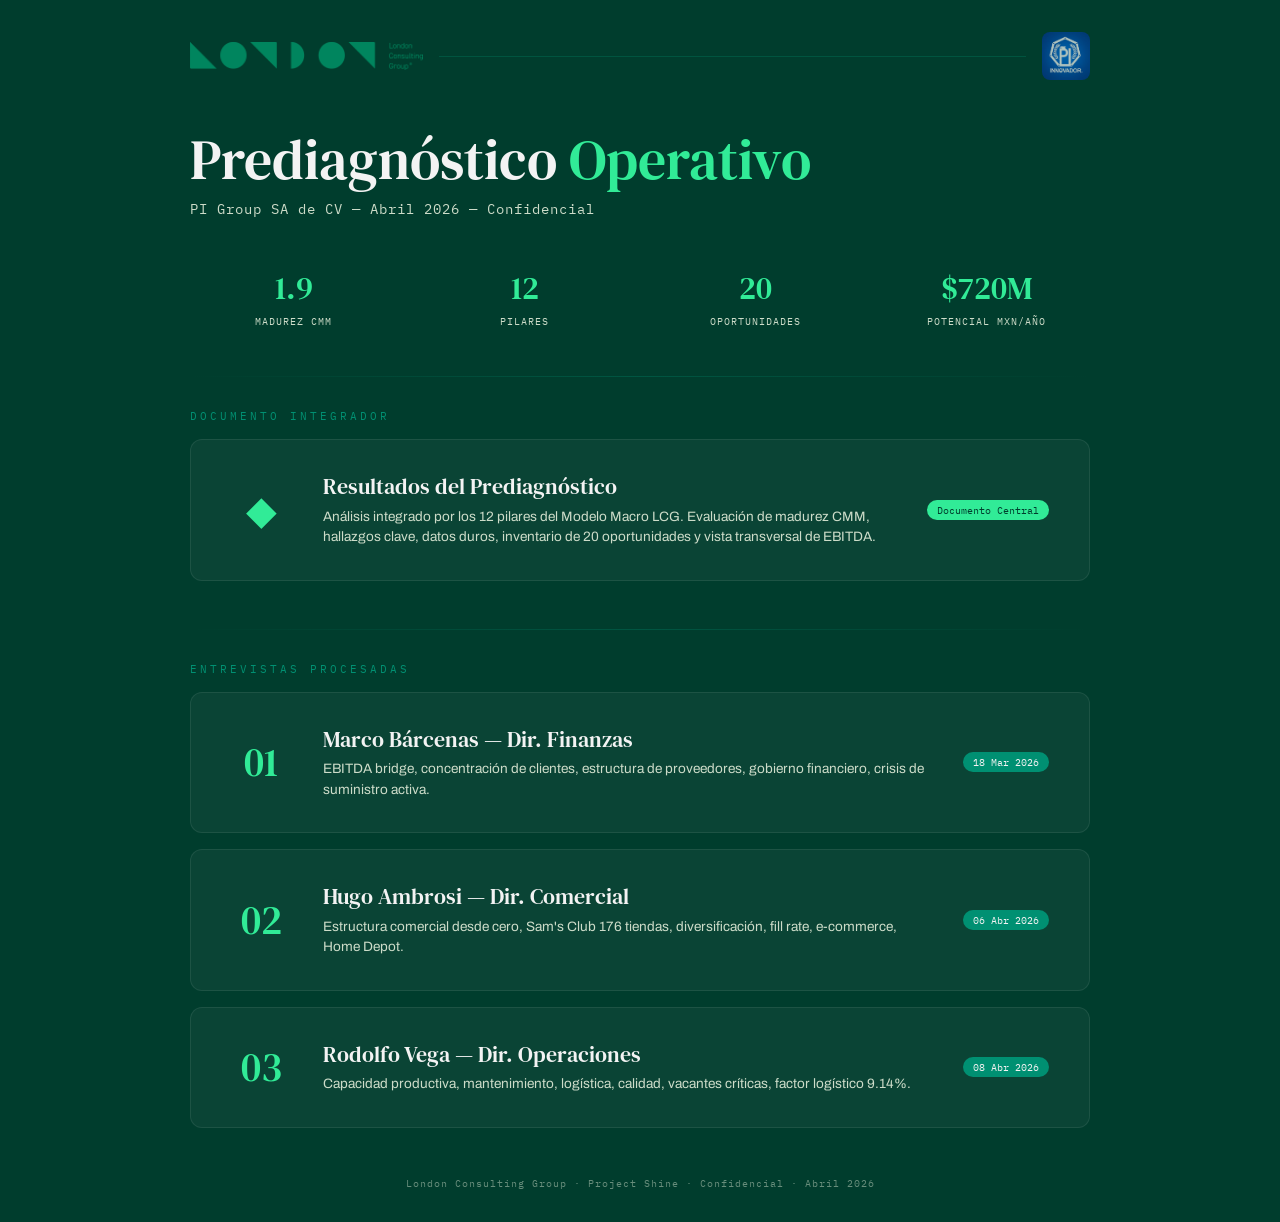
<file: index.html>
<!DOCTYPE html>
<html lang="es">
<head>
<meta charset="UTF-8">
<meta name="viewport" content="width=device-width, initial-scale=1.0">
<title>Project Shine — London Consulting Group</title>
<link href="https://fonts.googleapis.com/css2?family=DM+Serif+Text&family=Archivo:wght@400;500;600;700&family=IBM+Plex+Mono:wght@400;500&display=swap" rel="stylesheet">
<style>
* { margin: 0; padding: 0; box-sizing: border-box; }
:root {
  --forest: #003D2D;
  --teal: #009072;
  --mint: #31EB97;
  --sage: #CDDCC9;
  --off-white: #F3F3F3;
  --near-black: #1D1D1B;
}
body {
  font-family: 'Archivo', sans-serif;
  background: var(--forest);
  color: var(--off-white);
  min-height: 100vh;
  display: flex;
  flex-direction: column;
  align-items: center;
  justify-content: center;
  padding: 2rem;
}
.container {
  max-width: 900px;
  width: 100%;
}
.logo-bar {
  display: flex;
  align-items: center;
  gap: 1rem;
  margin-bottom: 3rem;
  opacity: 0.7;
}
.logo-bar span {
  font-family: 'IBM Plex Mono', monospace;
  font-size: 0.75rem;
  text-transform: uppercase;
  letter-spacing: 3px;
}
.logo-bar .line {
  flex: 1;
  height: 1px;
  background: var(--teal);
  opacity: 0.4;
}
h1 {
  font-family: 'DM Serif Text', serif;
  font-size: 3.5rem;
  font-weight: 400;
  line-height: 1.15;
  margin-bottom: 0.5rem;
}
h1 .accent {
  color: var(--mint);
}
.subtitle {
  font-family: 'IBM Plex Mono', monospace;
  font-size: 0.85rem;
  color: var(--sage);
  margin-bottom: 3rem;
  letter-spacing: 1px;
}
.cards {
  display: grid;
  grid-template-columns: 1fr;
  gap: 1rem;
  margin-bottom: 3rem;
}
.card {
  background: rgba(255,255,255,0.04);
  border: 1px solid rgba(255,255,255,0.08);
  border-radius: 12px;
  padding: 2rem 2.5rem;
  text-decoration: none;
  color: var(--off-white);
  transition: all 0.3s ease;
  display: flex;
  align-items: center;
  gap: 2rem;
}
.card:hover {
  background: rgba(49, 235, 151, 0.06);
  border-color: var(--teal);
  transform: translateY(-2px);
}
.card-number {
  font-family: 'DM Serif Text', serif;
  font-size: 2.5rem;
  color: var(--mint);
  min-width: 60px;
  text-align: center;
}
.card-content h2 {
  font-family: 'DM Serif Text', serif;
  font-size: 1.35rem;
  font-weight: 400;
  margin-bottom: 0.35rem;
}
.card-content p {
  font-size: 0.85rem;
  color: var(--sage);
  line-height: 1.5;
}
.card-tag {
  font-family: 'IBM Plex Mono', monospace;
  font-size: 0.65rem;
  padding: 3px 10px;
  border-radius: 20px;
  background: var(--teal);
  color: var(--off-white);
  white-space: nowrap;
  margin-left: auto;
}
.card-tag.main {
  background: var(--mint);
  color: var(--forest);
}
.divider {
  height: 1px;
  background: linear-gradient(90deg, transparent, var(--teal), transparent);
  margin: 1rem 0 2rem;
  opacity: 0.3;
}
.section-label {
  font-family: 'IBM Plex Mono', monospace;
  font-size: 0.7rem;
  text-transform: uppercase;
  letter-spacing: 3px;
  color: var(--teal);
  margin-bottom: 1rem;
}
.stats {
  display: grid;
  grid-template-columns: repeat(4, 1fr);
  gap: 1.5rem;
  margin-bottom: 3rem;
}
.stat {
  text-align: center;
}
.stat-value {
  font-family: 'DM Serif Text', serif;
  font-size: 2rem;
  color: var(--mint);
}
.stat-label {
  font-family: 'IBM Plex Mono', monospace;
  font-size: 0.65rem;
  color: var(--sage);
  text-transform: uppercase;
  letter-spacing: 1px;
  margin-top: 0.25rem;
}
footer {
  text-align: center;
  font-family: 'IBM Plex Mono', monospace;
  font-size: 0.65rem;
  color: var(--sage);
  opacity: 0.5;
  margin-top: 2rem;
  letter-spacing: 1px;
}
@media (max-width: 600px) {
  h1 { font-size: 2.2rem; }
  .stats { grid-template-columns: repeat(2, 1fr); }
  .card { flex-direction: column; text-align: center; gap: 1rem; }
  .card-tag { margin: 0 auto; }
}
</style>
</head>
<body>

<div class="container">
  <div class="logo-bar">
    <img src="assets/logo_lcg.png" alt="London Consulting Group" style="height: 28px; opacity: 0.85;">
    <div class="line"></div>
    <img src="assets/logo_pi.jpeg" alt="PI Group" style="height: 48px; border-radius: 8px;">
  </div>

  <h1>Prediagnóstico <span class="accent">Operativo</span></h1>
  <p class="subtitle">PI Group SA de CV &mdash; Abril 2026 &mdash; Confidencial</p>

  <div class="stats">
    <div class="stat">
      <div class="stat-value">1.9</div>
      <div class="stat-label">Madurez CMM</div>
    </div>
    <div class="stat">
      <div class="stat-value">12</div>
      <div class="stat-label">Pilares</div>
    </div>
    <div class="stat">
      <div class="stat-value">20</div>
      <div class="stat-label">Oportunidades</div>
    </div>
    <div class="stat">
      <div class="stat-value">$720M</div>
      <div class="stat-label">Potencial MXN/año</div>
    </div>
  </div>

  <div class="divider"></div>

  <p class="section-label">Documento Integrador</p>
  <div class="cards">
    <a href="prediagnostico/index.html" class="card">
      <div class="card-number">&#9670;</div>
      <div class="card-content">
        <h2>Resultados del Prediagnóstico</h2>
        <p>Análisis integrado por los 12 pilares del Modelo Macro LCG. Evaluación de madurez CMM, hallazgos clave, datos duros, inventario de 20 oportunidades y vista transversal de EBITDA.</p>
      </div>
      <span class="card-tag main">Documento Central</span>
    </a>
  </div>

  <div class="divider"></div>

  <p class="section-label">Entrevistas Procesadas</p>
  <div class="cards">
    <a href="entrevistas/presentaciones/2026-03-18_dir_finanzas_marco_barcenas.html" class="card">
      <div class="card-number">01</div>
      <div class="card-content">
        <h2>Marco Bárcenas &mdash; Dir. Finanzas</h2>
        <p>EBITDA bridge, concentración de clientes, estructura de proveedores, gobierno financiero, crisis de suministro activa.</p>
      </div>
      <span class="card-tag">18 Mar 2026</span>
    </a>
    <a href="entrevistas/presentaciones/2026-04-06_dir_comercial_hugo_ambrosi.html" class="card">
      <div class="card-number">02</div>
      <div class="card-content">
        <h2>Hugo Ambrosi &mdash; Dir. Comercial</h2>
        <p>Estructura comercial desde cero, Sam's Club 176 tiendas, diversificación, fill rate, e-commerce, Home Depot.</p>
      </div>
      <span class="card-tag">06 Abr 2026</span>
    </a>
    <a href="entrevistas/presentaciones/2026-04-08_dir_operaciones_rodolfo_vega.html" class="card">
      <div class="card-number">03</div>
      <div class="card-content">
        <h2>Rodolfo Vega &mdash; Dir. Operaciones</h2>
        <p>Capacidad productiva, mantenimiento, logística, calidad, vacantes críticas, factor logístico 9.14%.</p>
      </div>
      <span class="card-tag">08 Abr 2026</span>
    </a>
  </div>

  <footer>
    London Consulting Group &middot; Project Shine &middot; Confidencial &middot; Abril 2026
  </footer>
</div>

</body>
</html>
</file>
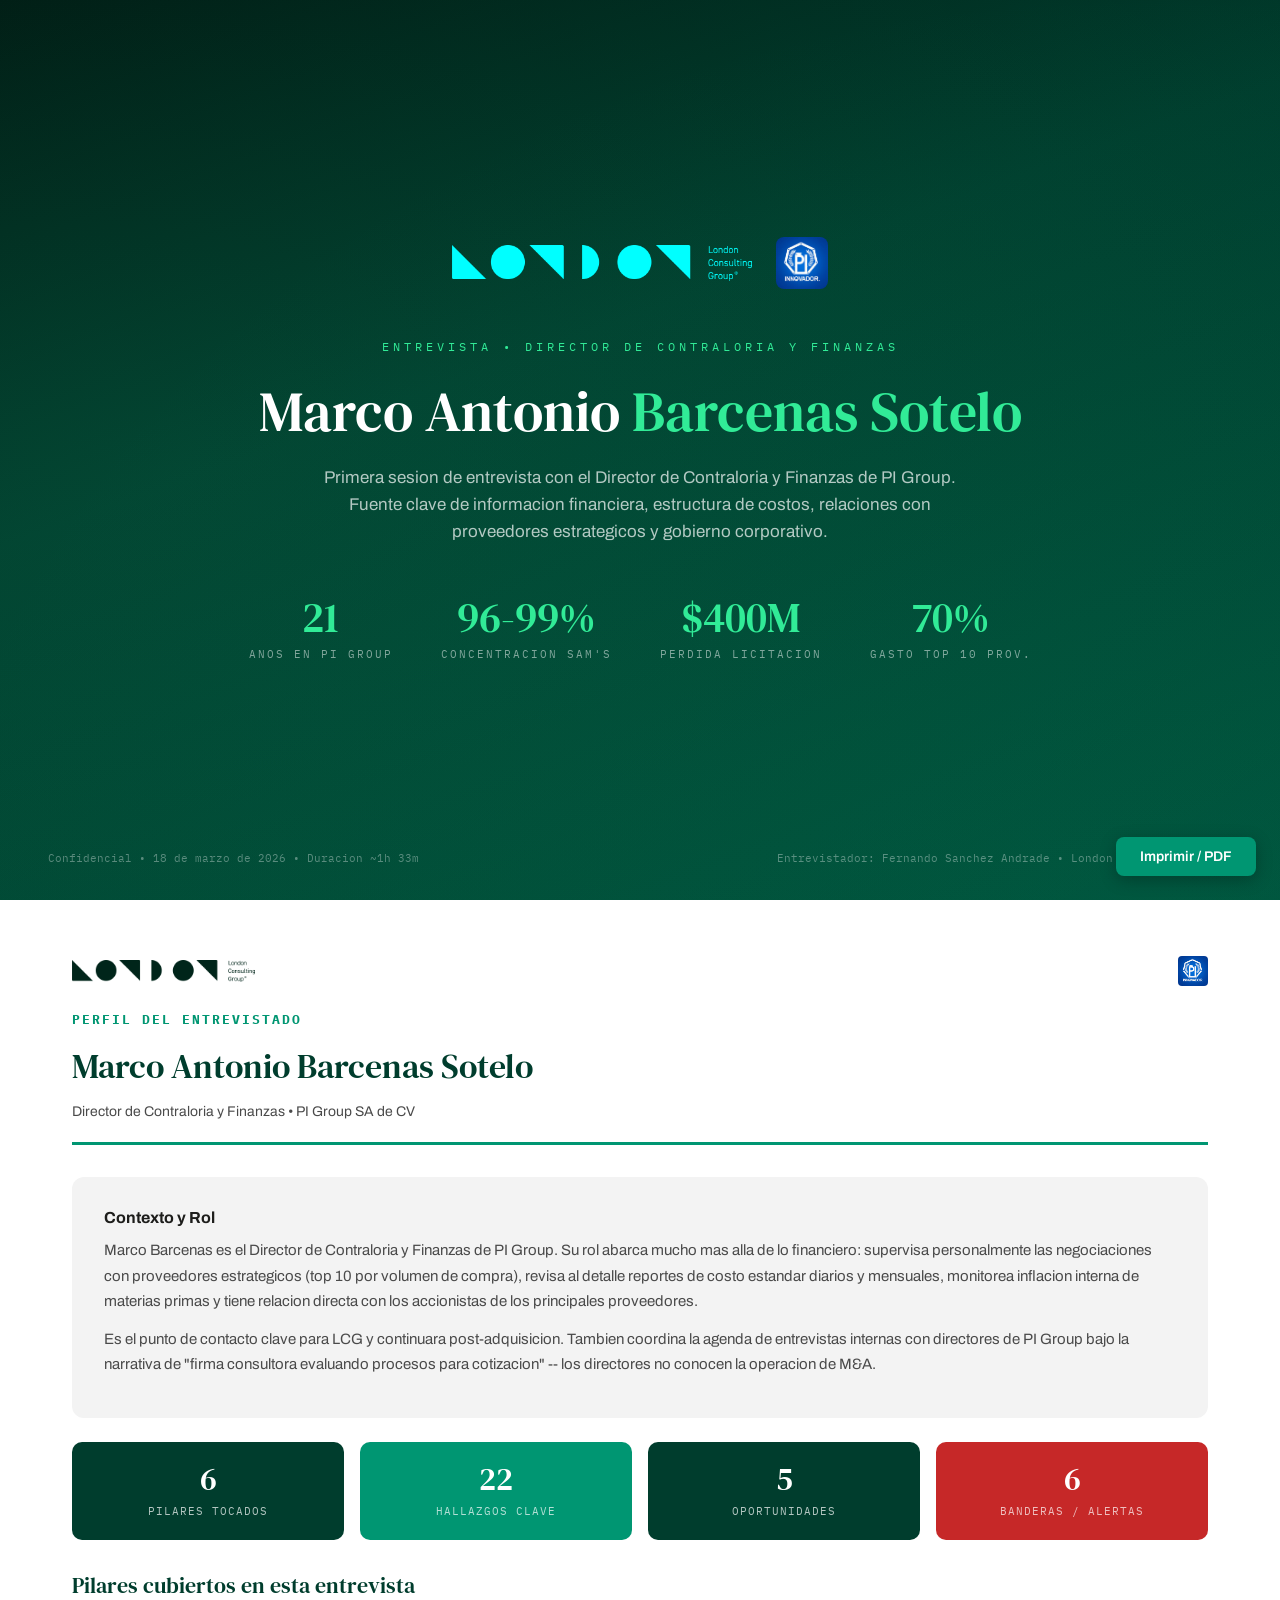
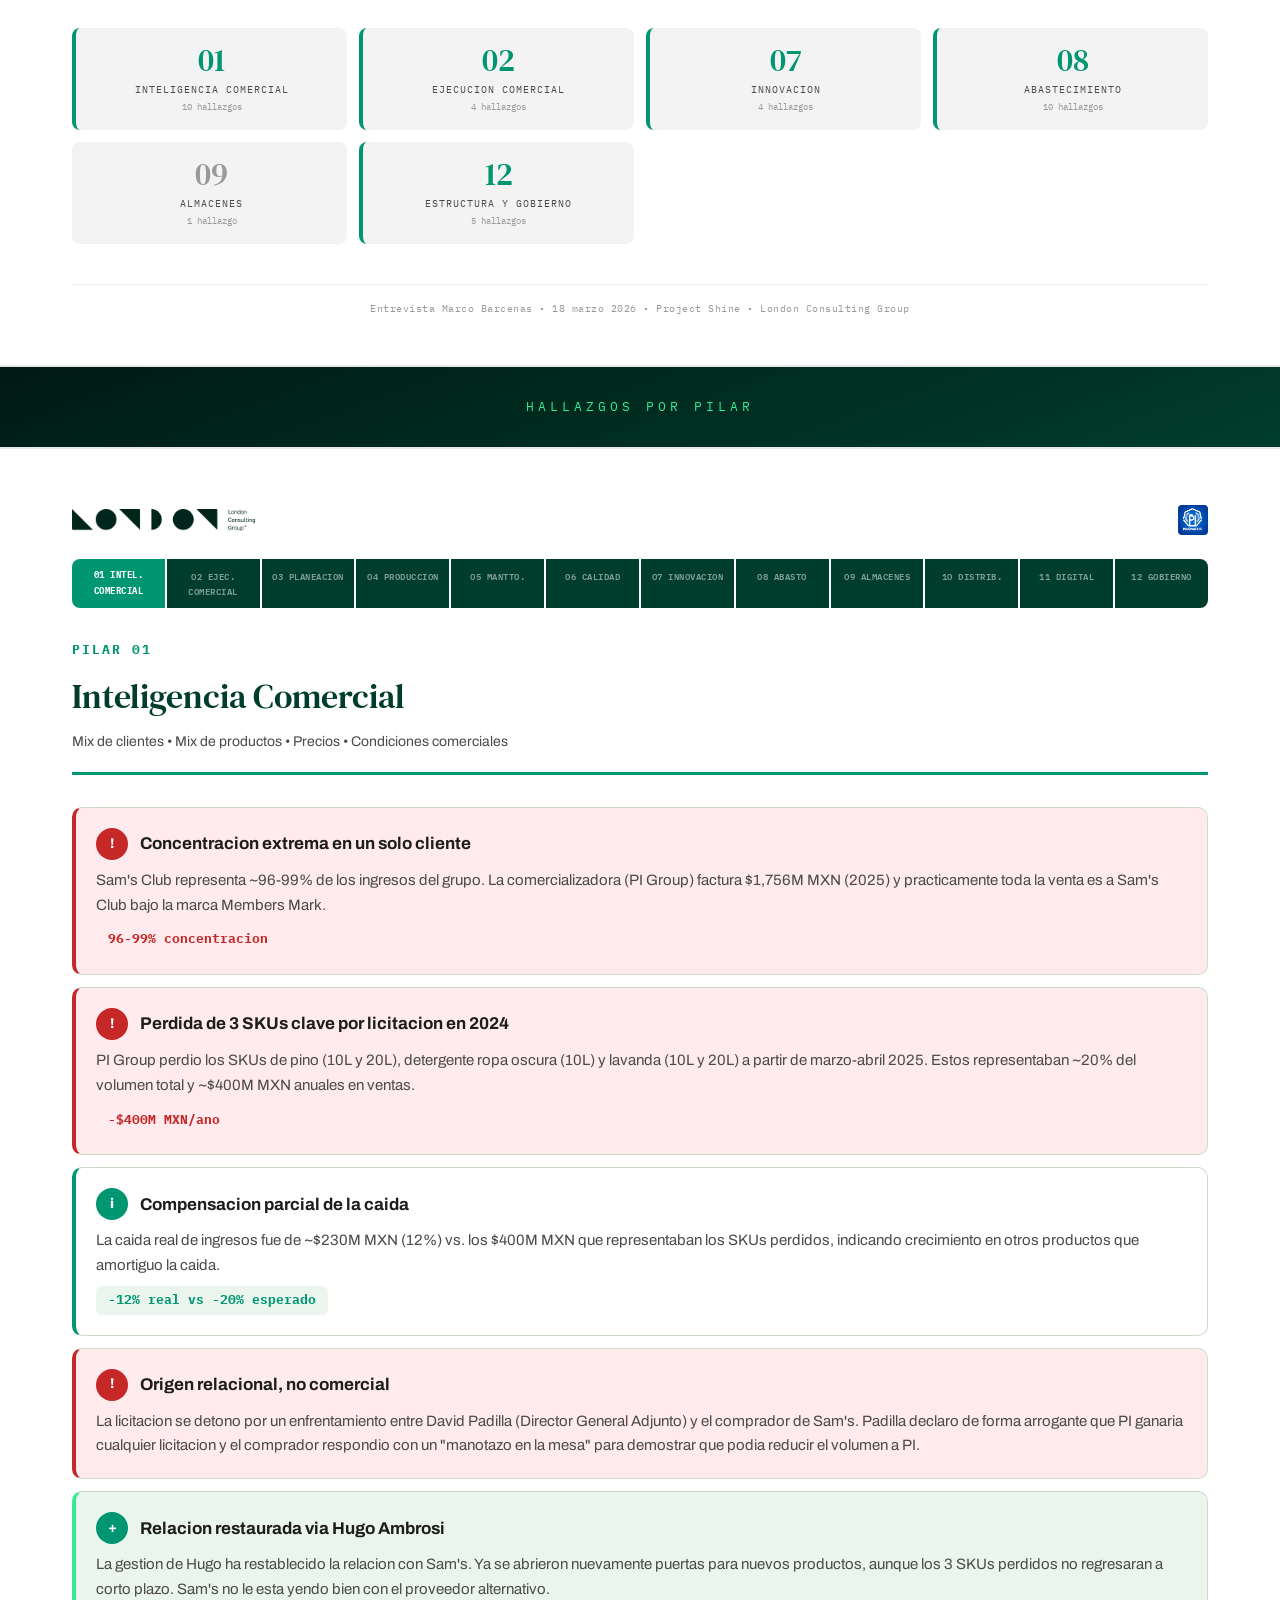
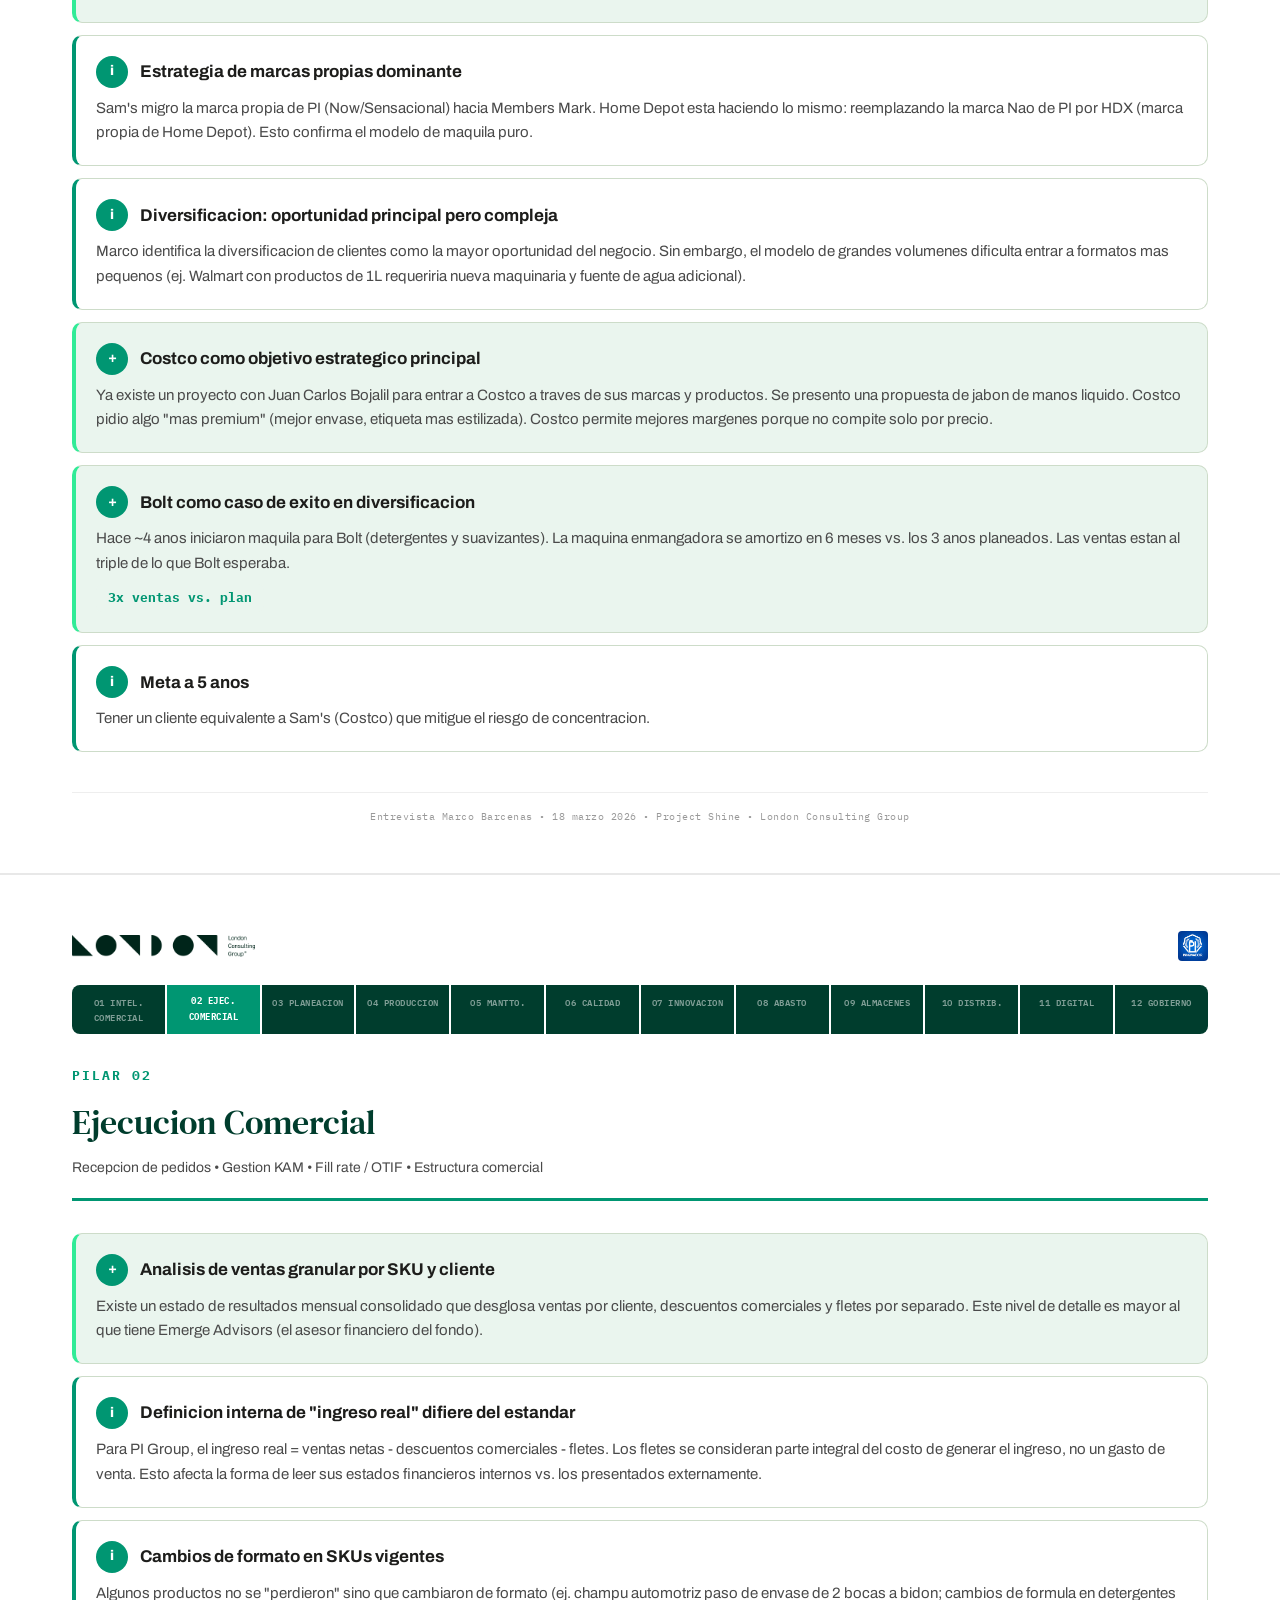
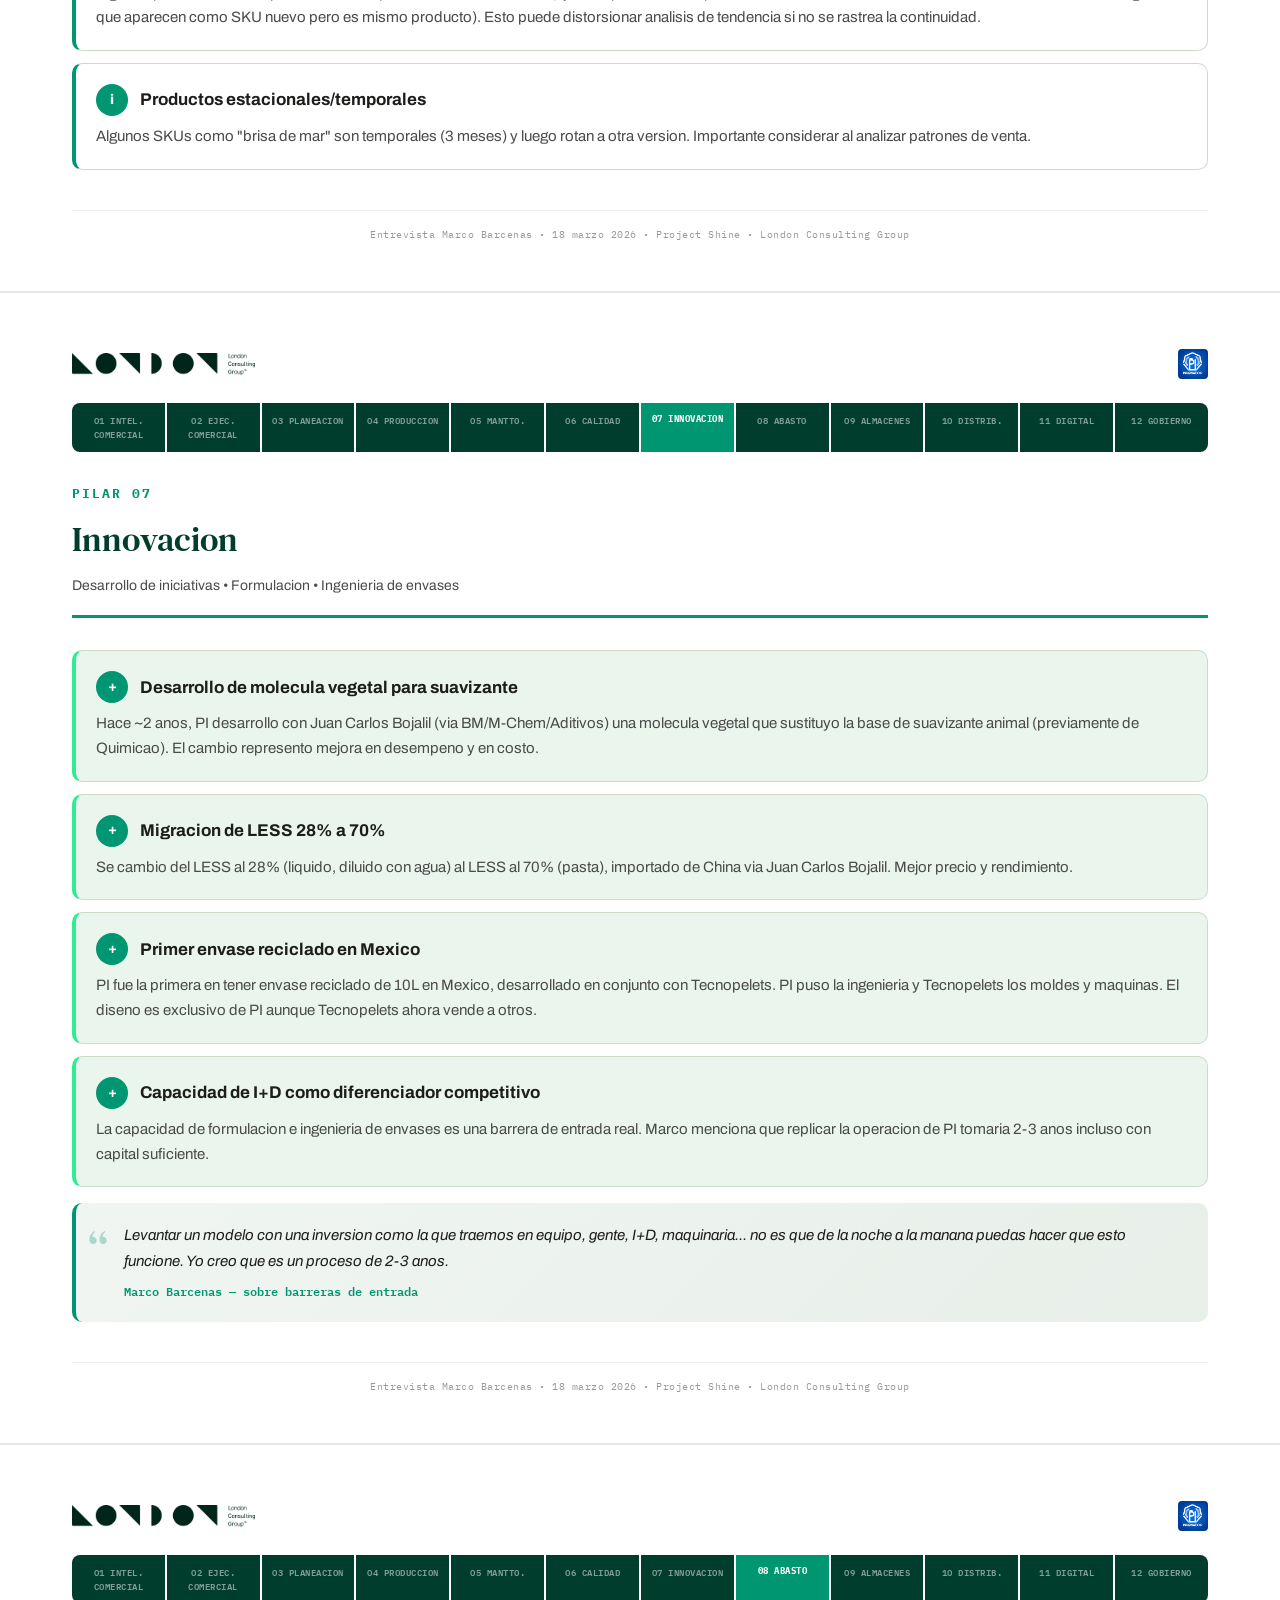
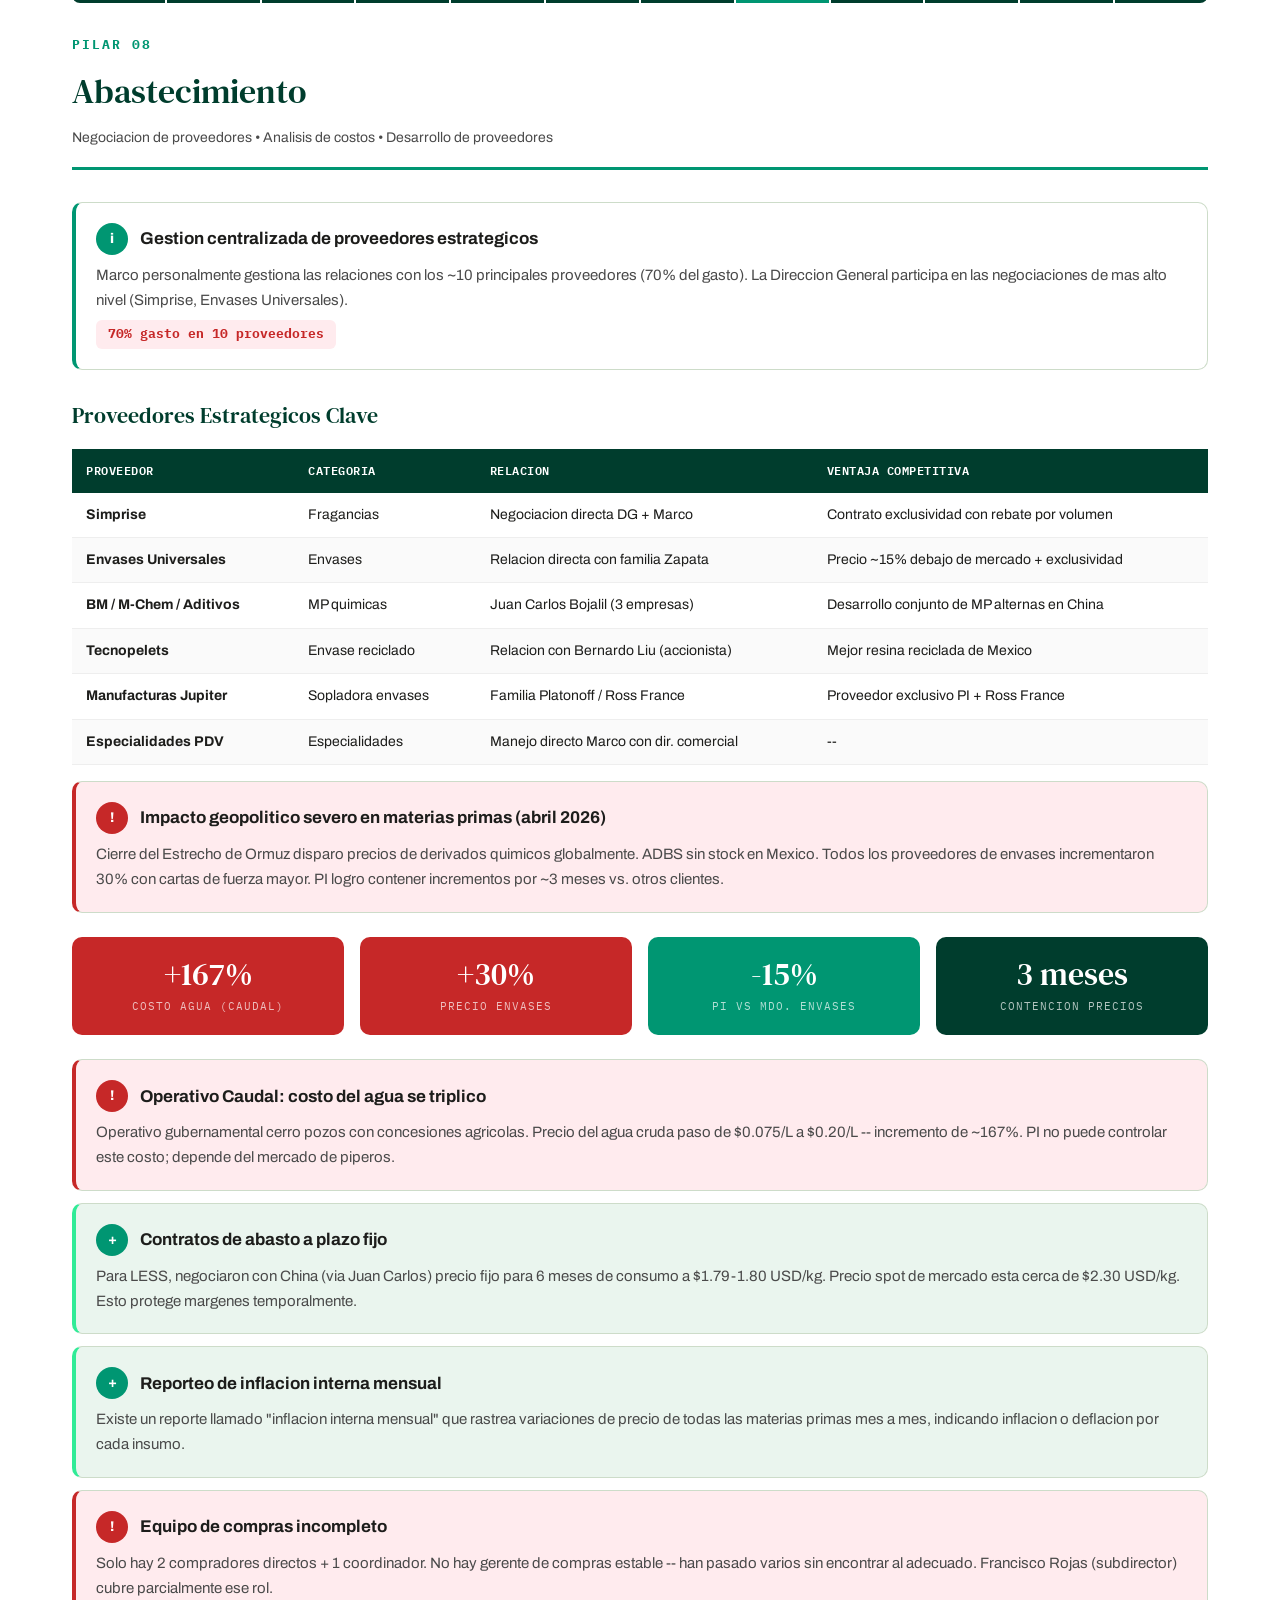
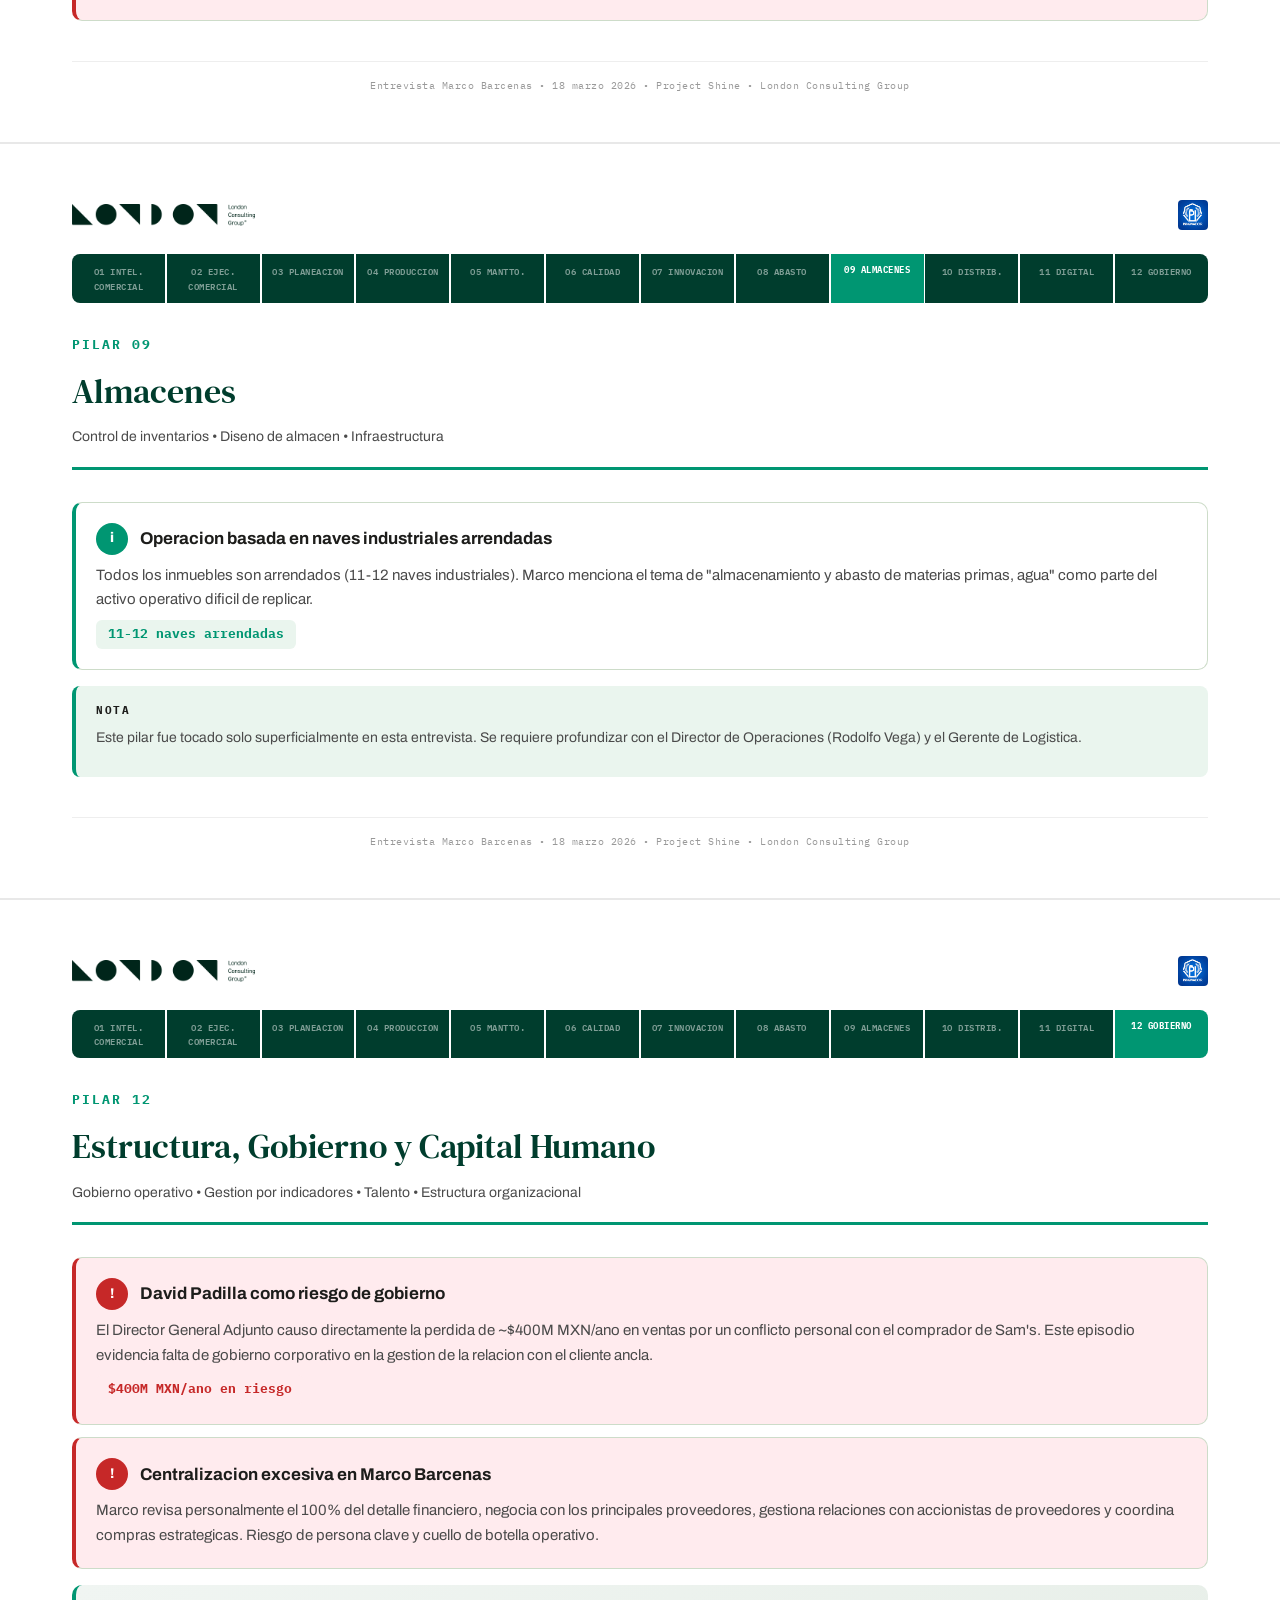
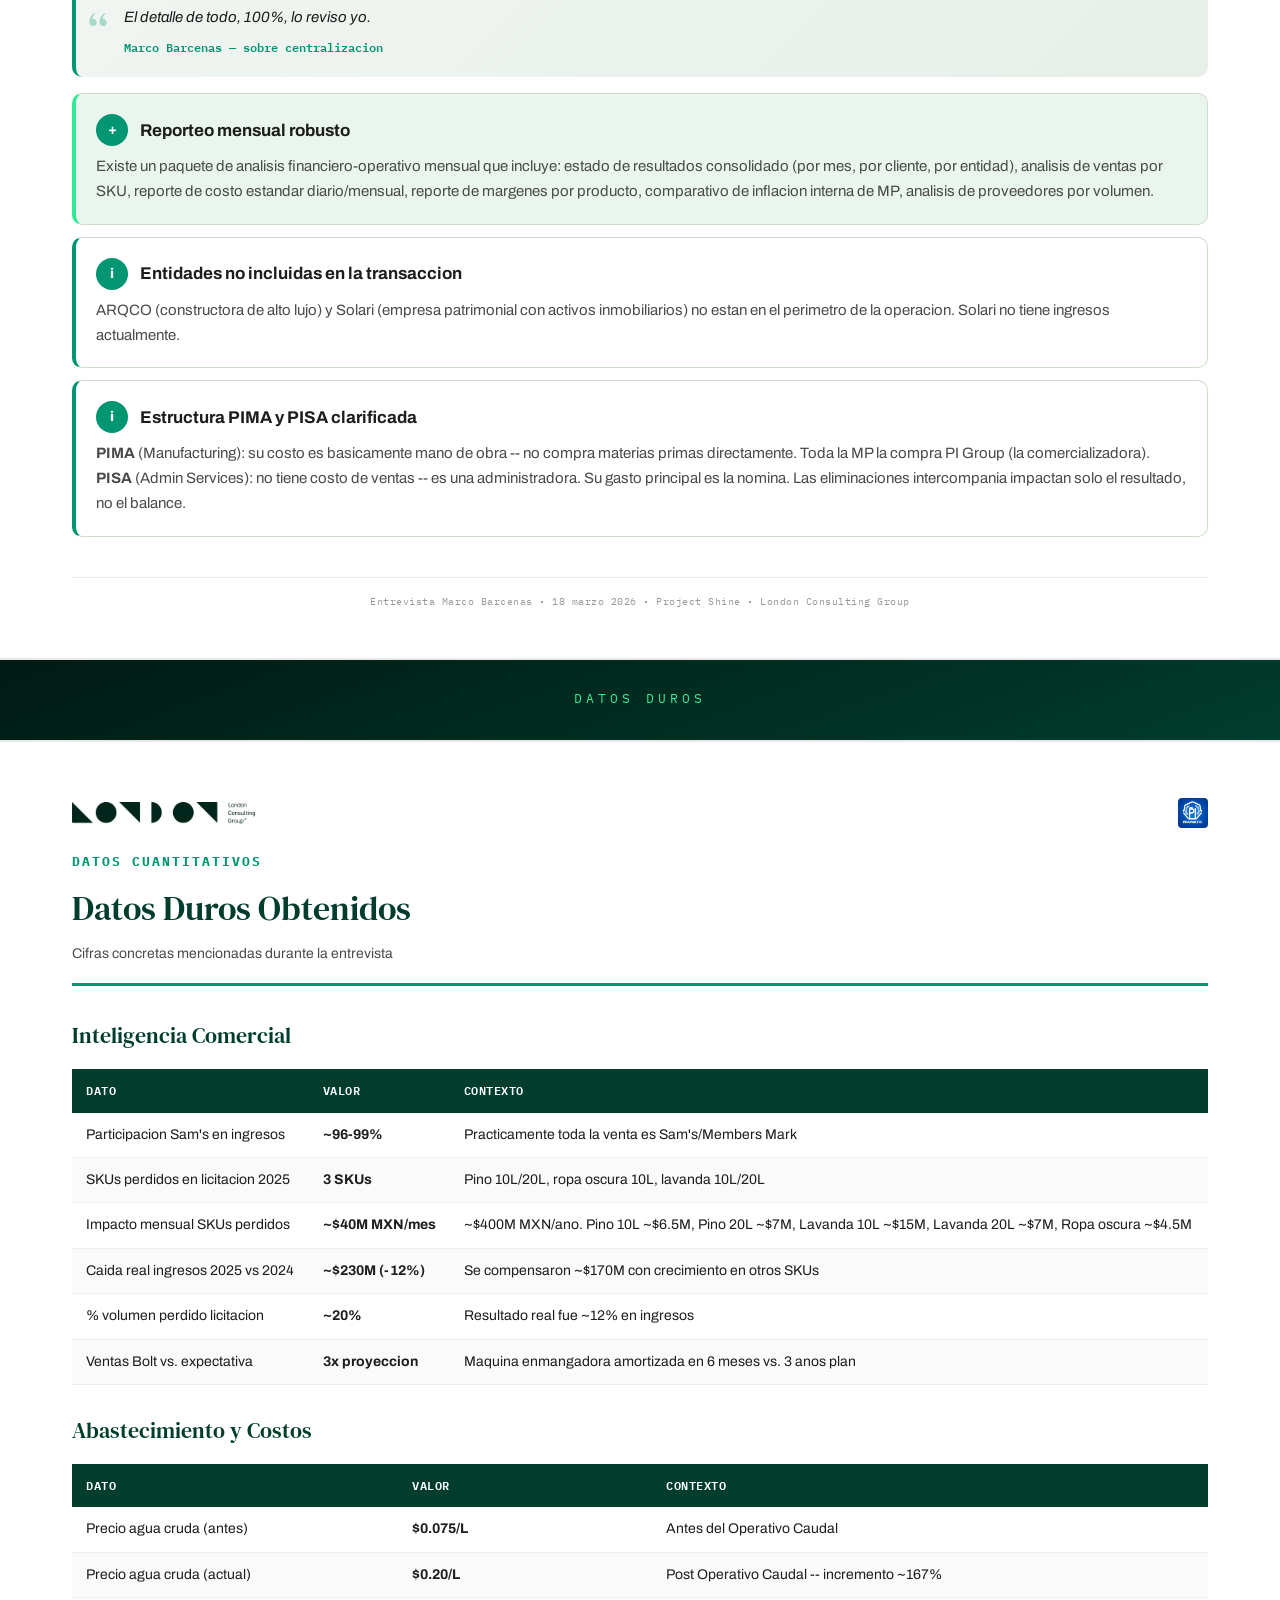
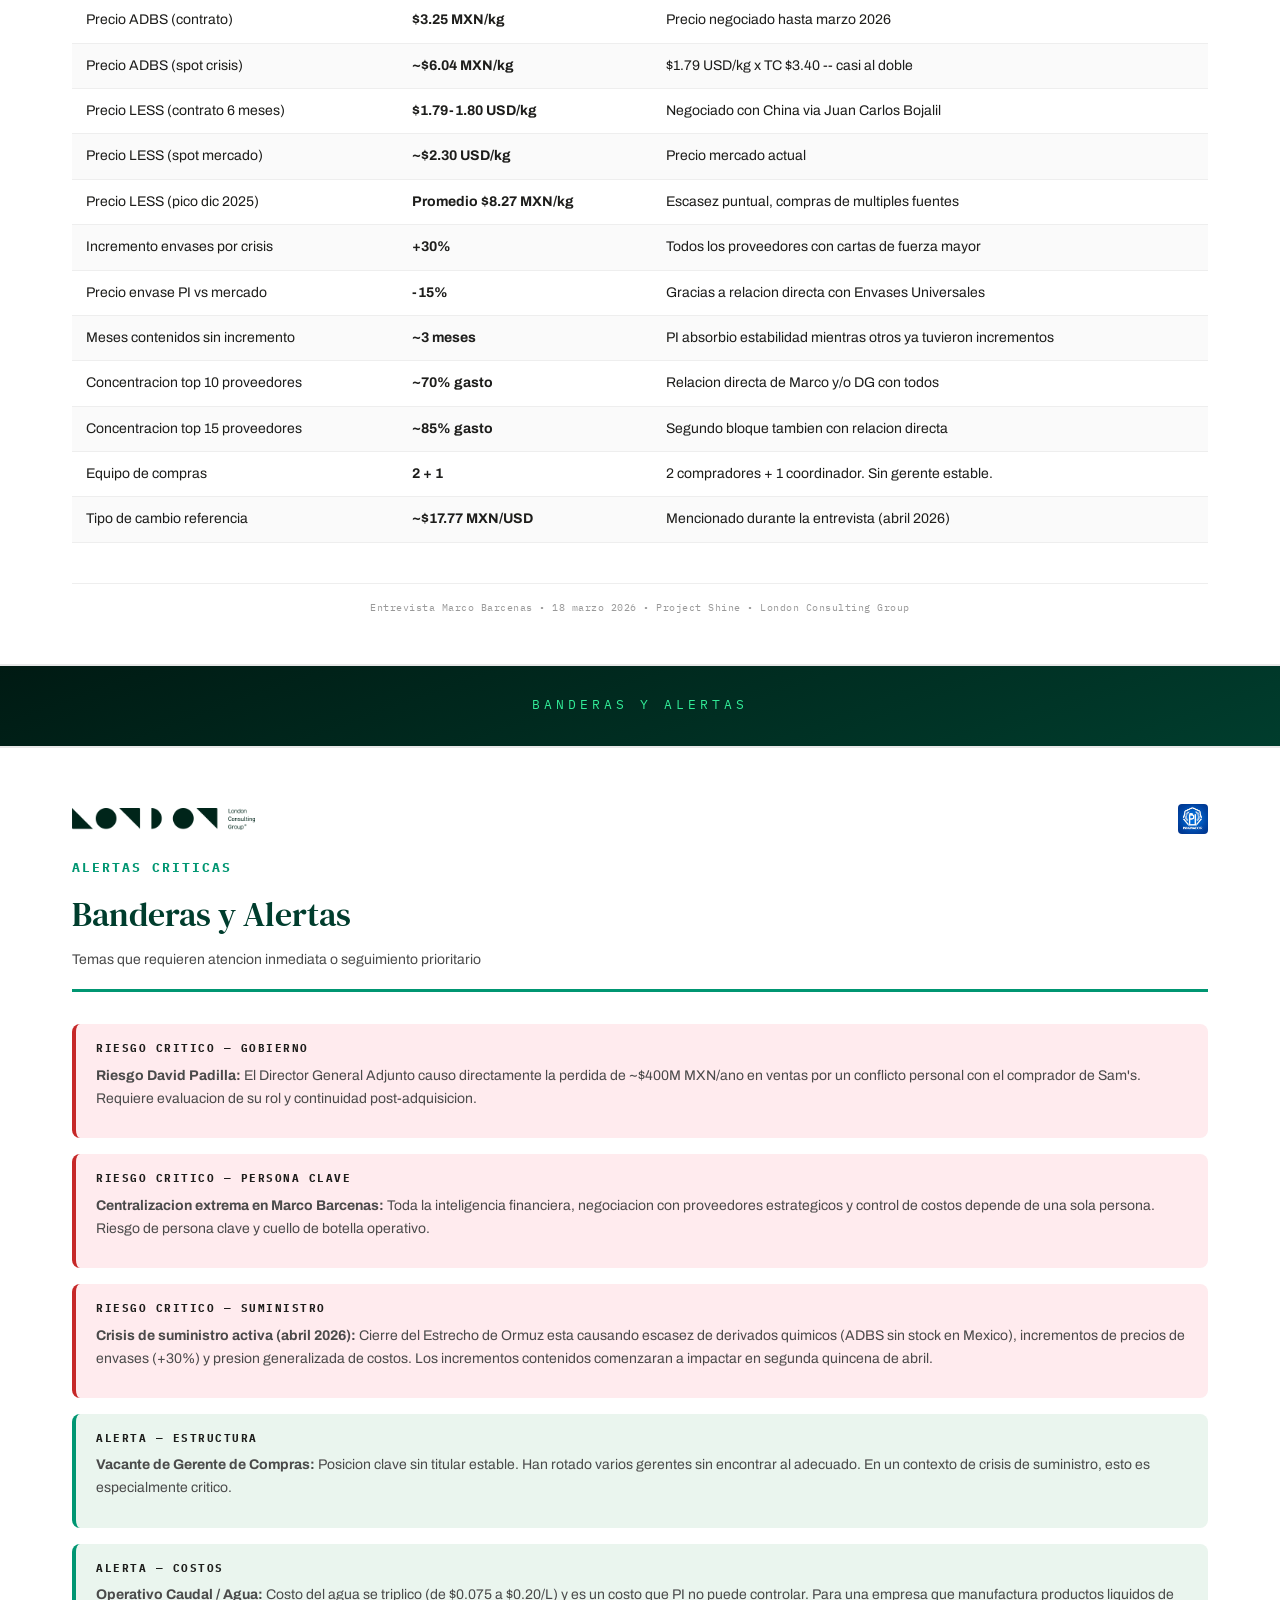
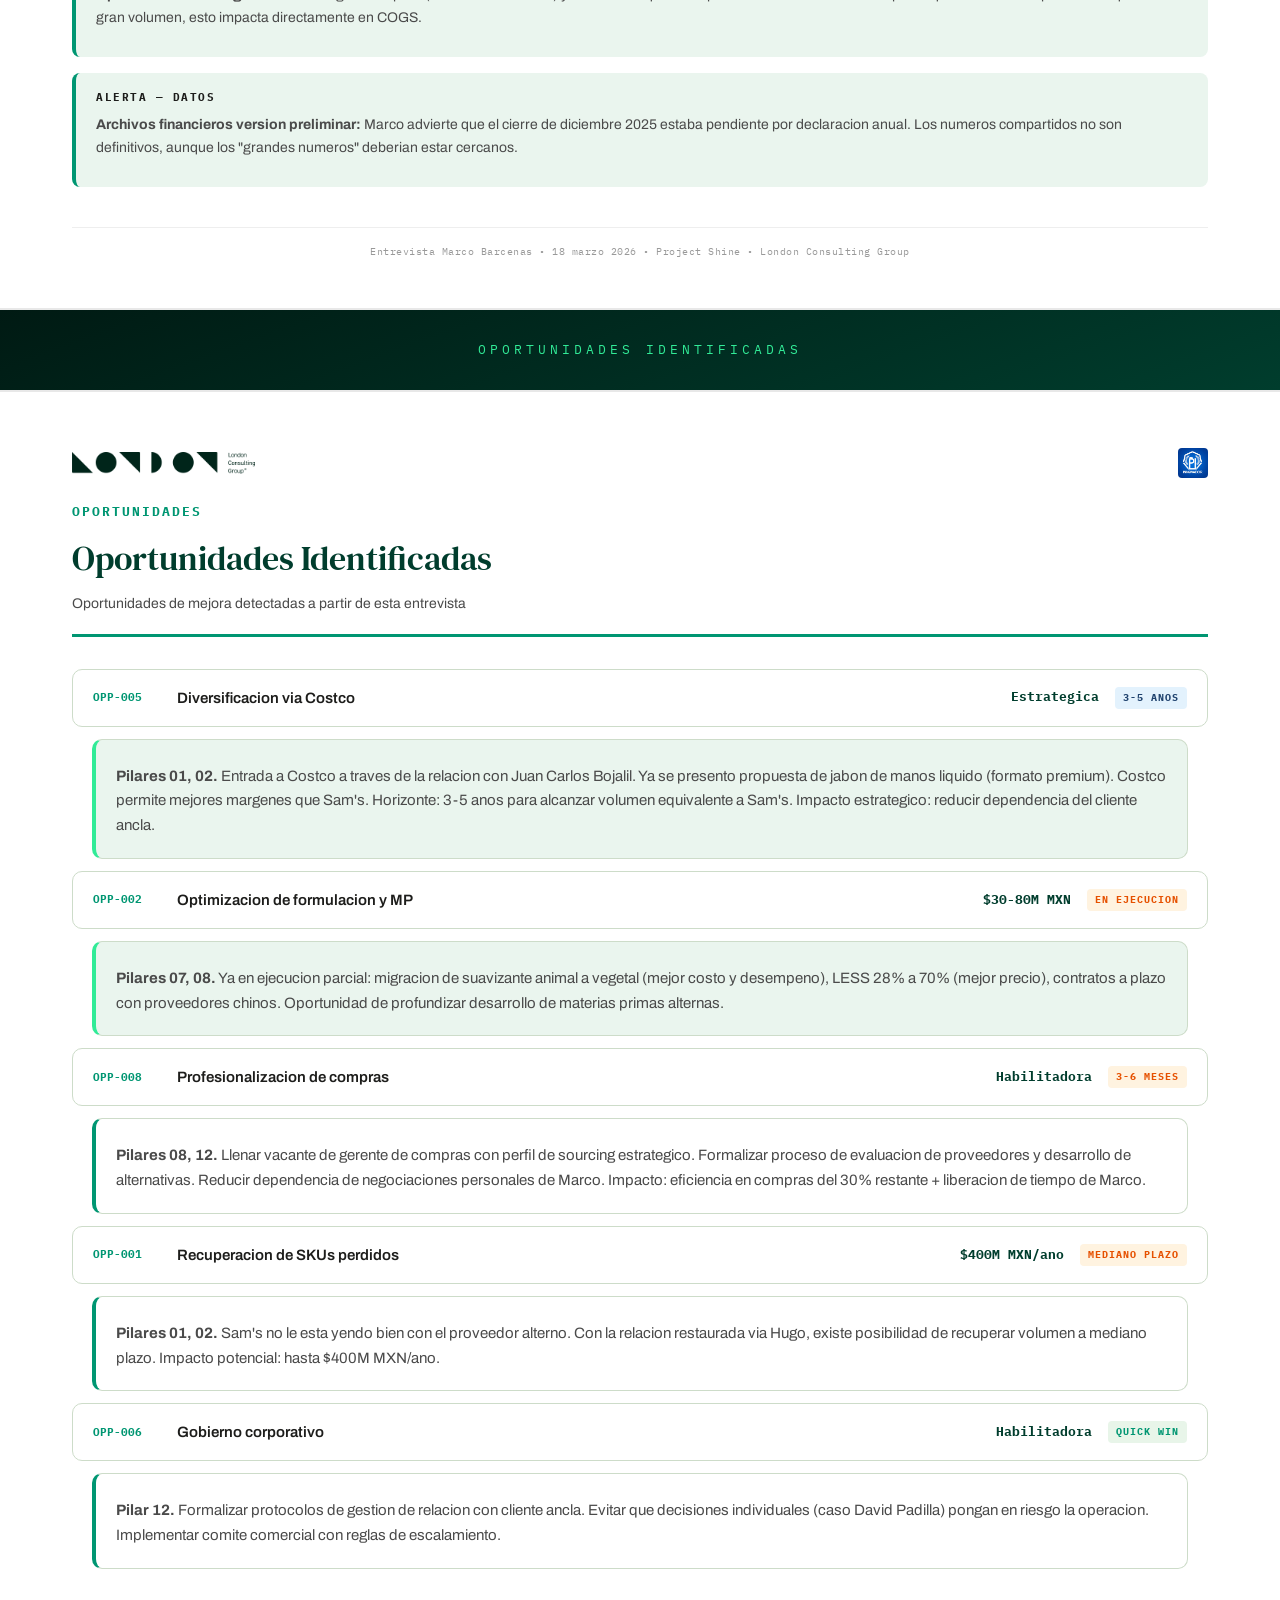
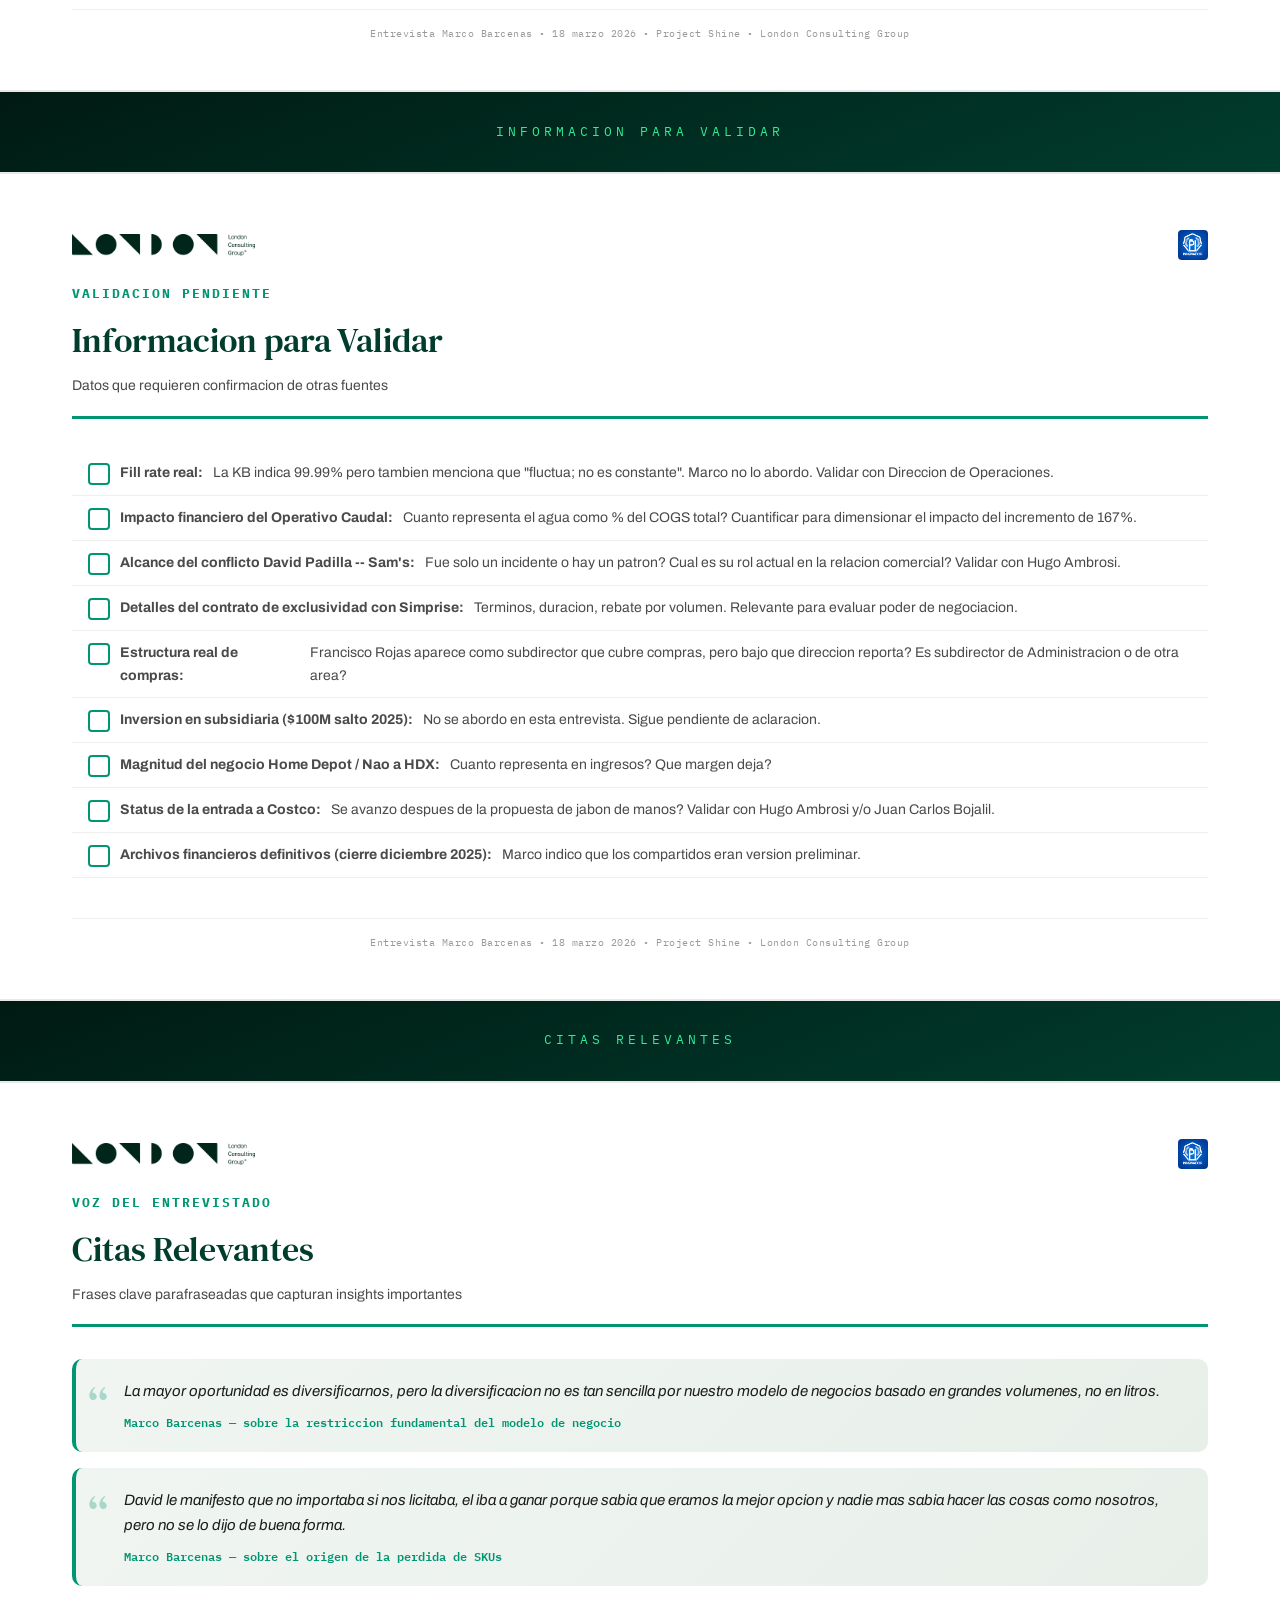
<file: entrevistas/presentaciones/2026-03-18_dir_finanzas_marco_barcenas.html>
<!DOCTYPE html>
<html lang="es">
<head>
<meta charset="UTF-8">
<meta name="viewport" content="width=device-width, initial-scale=1.0">
<title>Entrevista: Marco Antonio Barcenas Sotelo | Project Shine</title>
<link href="https://fonts.googleapis.com/css2?family=DM+Serif+Text:ital@0;1&family=Archivo:wght@300;400;500;600;700&family=IBM+Plex+Mono:wght@400;500;600;700&display=swap" rel="stylesheet">
<style>
:root {
  --lcg-dark: #003D2D;
  --lcg-teal: #009672;
  --lcg-mint: #31EB97;
  --lcg-sage: #CDDCC9;
  --lcg-navy: #1F426E;
  --warm-bg: #F3F3F3;
  --warm-light: #EAF5EE;
  --text: #1D1D1B;
  --text-light: #4a4a4a;
  --border: #CDDCC9;
  --red: #c62828;
  --red-light: #FFEBEE;
}

* { margin: 0; padding: 0; box-sizing: border-box; }

body {
  font-family: 'Archivo', sans-serif;
  color: var(--text);
  background: #e8e8e8;
  line-height: 1.6;
  -webkit-font-smoothing: antialiased;
}

/* ======== COVER ======== */
.cover {
  min-height: 100vh;
  background: linear-gradient(160deg, #001A13 0%, #003D2D 40%, #00523B 100%);
  display: flex;
  flex-direction: column;
  justify-content: center;
  align-items: center;
  text-align: center;
  padding: 48px;
  position: relative;
  overflow: hidden;
}
.cover::before {
  content: '';
  position: absolute;
  top: -50%;
  left: -50%;
  width: 200%;
  height: 200%;
  background: radial-gradient(ellipse at 30% 50%, rgba(49,235,151,0.06) 0%, transparent 60%),
              radial-gradient(ellipse at 70% 80%, rgba(0,150,114,0.08) 0%, transparent 50%);
  pointer-events: none;
}
.cover-logos {
  display: flex;
  align-items: center;
  gap: 24px;
  margin-bottom: 48px;
  position: relative;
  z-index: 1;
}
.cover-tag {
  font-family: 'IBM Plex Mono', monospace;
  font-size: 12px;
  letter-spacing: 4px;
  color: var(--lcg-mint);
  text-transform: uppercase;
  margin-bottom: 24px;
  position: relative;
  z-index: 1;
}
.cover h1 {
  font-family: 'DM Serif Text', serif;
  font-size: 56px;
  color: #fff;
  font-weight: 400;
  line-height: 1.15;
  margin-bottom: 20px;
  position: relative;
  z-index: 1;
}
.cover h1 span { color: var(--lcg-mint); }
.cover-sub {
  font-size: 17px;
  color: rgba(255,255,255,0.7);
  max-width: 640px;
  line-height: 1.6;
  position: relative;
  z-index: 1;
}
.cover-stats {
  display: flex;
  gap: 48px;
  margin-top: 48px;
  position: relative;
  z-index: 1;
}
.cover-stat { text-align: center; }
.cover-stat-num {
  font-family: 'DM Serif Text', serif;
  font-size: 42px;
  color: var(--lcg-mint);
  line-height: 1.1;
}
.cover-stat-label {
  font-family: 'IBM Plex Mono', monospace;
  font-size: 11px;
  text-transform: uppercase;
  letter-spacing: 2px;
  color: rgba(255,255,255,0.5);
  margin-top: 6px;
}
.cover-footer {
  position: absolute;
  bottom: 32px;
  left: 0;
  right: 0;
  display: flex;
  justify-content: space-between;
  padding: 0 48px;
  font-family: 'IBM Plex Mono', monospace;
  font-size: 11px;
  color: rgba(255,255,255,0.35);
  z-index: 1;
}

/* ======== CONTENT PAGE ======== */
.content-page {
  max-width: 1340px;
  margin: 0 auto;
  padding: 56px 72px 48px;
  background: white;
  margin-bottom: 2px;
  position: relative;
}
.page-logos {
  display: flex;
  align-items: center;
  justify-content: space-between;
  margin-bottom: 24px;
}
.page-footer {
  margin-top: 40px;
  padding-top: 16px;
  border-top: 1px solid #eee;
  font-family: 'IBM Plex Mono', monospace;
  font-size: 10px;
  color: #999;
  text-align: center;
  letter-spacing: 0.5px;
}

/* ======== MACRO MAP ======== */
.macro-map {
  display: flex;
  gap: 2px;
  border-radius: 8px;
  overflow: hidden;
  margin-bottom: 32px;
}
.macro-step {
  flex: 1;
  padding: 10px 4px;
  background: var(--lcg-dark);
  color: rgba(255,255,255,0.5);
  font-family: 'IBM Plex Mono', monospace;
  font-size: 9px;
  text-align: center;
  font-weight: 600;
  text-transform: uppercase;
  letter-spacing: 0.5px;
  transition: all 0.3s ease;
}
.macro-step.active {
  background: var(--lcg-teal);
  color: white;
  font-weight: 800;
  transform: scaleY(1.12);
}

/* ======== SECTION HEADER ======== */
.section-header {
  padding-bottom: 18px;
  border-bottom: 3px solid var(--lcg-teal);
  margin-bottom: 32px;
}
.section-number {
  font-family: 'IBM Plex Mono', monospace;
  font-size: 13px;
  text-transform: uppercase;
  color: var(--lcg-teal);
  font-weight: 700;
  letter-spacing: 2px;
}
.section-title {
  font-family: 'DM Serif Text', serif;
  font-size: 34px;
  color: var(--lcg-dark);
  margin: 8px 0;
  font-weight: 400;
}
.section-subtitle {
  font-size: 14px;
  color: var(--text-light);
  font-weight: 400;
}

/* ======== KPI BANNER ======== */
.kpi-banner {
  display: flex;
  gap: 16px;
  flex-wrap: wrap;
  margin: 24px 0;
}
.kpi-item {
  flex: 1;
  min-width: 150px;
  background: var(--lcg-dark);
  color: white;
  padding: 20px;
  border-radius: 10px;
  text-align: center;
}
.kpi-item.red-bg { background: var(--red); }
.kpi-item.teal-bg { background: var(--lcg-teal); }
.kpi-value {
  font-family: 'DM Serif Text', serif;
  font-size: 32px;
  font-weight: 400;
  line-height: 1.1;
}
.kpi-label {
  font-family: 'IBM Plex Mono', monospace;
  font-size: 11px;
  text-transform: uppercase;
  letter-spacing: 1px;
  opacity: 0.7;
  margin-top: 6px;
}

/* ======== MATURITY BOX ======== */
.maturity-box {
  background: var(--warm-bg);
  border-radius: 12px;
  padding: 24px 28px;
  margin: 20px 0;
}
.maturity-header {
  display: flex;
  align-items: baseline;
  gap: 12px;
  margin-bottom: 16px;
}
.maturity-score {
  font-family: 'DM Serif Text', serif;
  font-size: 56px;
  font-weight: 400;
  line-height: 1;
}
.maturity-score.red { color: var(--red); }
.maturity-score.orange { color: #E65100; }
.maturity-score.yellow { color: #F9A825; }
.maturity-score.green { color: var(--lcg-teal); }
.maturity-label {
  font-family: 'IBM Plex Mono', monospace;
  font-size: 13px;
  font-weight: 700;
  text-transform: uppercase;
  letter-spacing: 2px;
}
.maturity-bar-container { margin-top: 8px; }
.maturity-bar-item {
  display: flex;
  align-items: center;
  gap: 8px;
  margin: 6px 0;
}
.bar-label {
  font-size: 13px;
  min-width: 200px;
  color: var(--text-light);
}
.bar-track {
  flex: 1;
  height: 8px;
  background: #e0e0e0;
  border-radius: 4px;
  overflow: hidden;
}
.bar-fill {
  height: 100%;
  border-radius: 4px;
  transition: width 0.8s ease;
}
.bar-fill.red { background: var(--red); }
.bar-fill.orange { background: #E65100; }
.bar-fill.yellow { background: #F9A825; }
.bar-fill.green { background: var(--lcg-teal); }
.bar-value {
  font-family: 'IBM Plex Mono', monospace;
  font-size: 13px;
  font-weight: 700;
  min-width: 24px;
  text-align: right;
}

/* ======== FINDING CARDS ======== */
.finding-card {
  border: 1px solid var(--border);
  border-left: 4px solid var(--lcg-teal);
  border-radius: 10px;
  padding: 20px;
  margin: 12px 0;
}
.finding-card.critical {
  border-left-color: var(--red);
  background: var(--red-light);
}
.finding-card.positive {
  border-left-color: var(--lcg-mint);
  background: var(--warm-light);
}
.finding-header {
  display: flex;
  align-items: center;
  gap: 12px;
  margin-bottom: 8px;
}
.finding-icon {
  width: 32px;
  height: 32px;
  border-radius: 50%;
  display: flex;
  align-items: center;
  justify-content: center;
  font-weight: 800;
  font-size: 14px;
  color: white;
  flex-shrink: 0;
}
.finding-card.critical .finding-icon { background: var(--red); }
.finding-card.positive .finding-icon { background: var(--lcg-teal); }
.finding-card .finding-icon { background: var(--lcg-teal); }
.finding-title {
  font-size: 17px;
  font-weight: 700;
  color: var(--text);
}
.finding-text {
  font-size: 15px;
  line-height: 1.65;
  color: var(--text-light);
  margin-top: 4px;
}
.finding-kpi {
  display: inline-block;
  font-family: 'IBM Plex Mono', monospace;
  font-size: 13px;
  font-weight: 700;
  padding: 4px 12px;
  border-radius: 6px;
  margin-top: 8px;
}
.finding-kpi.red { background: var(--red-light); color: var(--red); }
.finding-kpi.green { background: var(--warm-light); color: var(--lcg-teal); }

/* ======== CALLOUTS ======== */
.callout {
  border-radius: 8px;
  padding: 16px 20px;
  margin: 16px 0;
}
.callout-red { background: var(--red-light); border-left: 4px solid var(--red); }
.callout-green { background: #E8F5E9; border-left: 4px solid var(--lcg-mint); }
.callout-amber { background: var(--warm-light); border-left: 4px solid var(--lcg-teal); }
.callout-label {
  font-family: 'IBM Plex Mono', monospace;
  font-size: 11px;
  font-weight: 700;
  text-transform: uppercase;
  letter-spacing: 1.5px;
  margin-bottom: 6px;
}
.callout p, .callout ul { font-size: 14px; line-height: 1.65; color: var(--text-light); }
.callout ul { padding-left: 18px; margin-top: 4px; }
.callout li { margin-bottom: 4px; }

/* ======== TABLES ======== */
table {
  width: 100%;
  border-collapse: collapse;
  margin: 16px 0;
  font-size: 14px;
}
th {
  background: var(--lcg-dark);
  color: white;
  font-weight: 600;
  font-size: 12px;
  padding: 12px 14px;
  text-align: left;
  font-family: 'IBM Plex Mono', monospace;
  text-transform: uppercase;
  letter-spacing: 0.5px;
}
td {
  padding: 11px 14px;
  border-bottom: 1px solid #eee;
  color: var(--text);
}
tr:nth-child(even) { background: #fafafa; }

/* ======== OPPORTUNITY CARDS ======== */
.opp-card {
  border: 1px solid var(--border);
  border-radius: 10px;
  padding: 16px 20px;
  margin: 10px 0;
  display: flex;
  align-items: center;
  gap: 16px;
}
.opp-id {
  font-family: 'IBM Plex Mono', monospace;
  font-size: 11px;
  font-weight: 700;
  color: var(--lcg-teal);
  min-width: 68px;
}
.opp-name {
  flex: 1;
  font-weight: 600;
  font-size: 15px;
}
.opp-impact {
  font-family: 'IBM Plex Mono', monospace;
  font-size: 13px;
  font-weight: 700;
  color: var(--lcg-dark);
  text-align: right;
  min-width: 120px;
}
.opp-badge {
  font-family: 'IBM Plex Mono', monospace;
  font-size: 10px;
  font-weight: 700;
  text-transform: uppercase;
  letter-spacing: 1px;
  padding: 3px 8px;
  border-radius: 4px;
}
.opp-badge.qw { background: #E8F5E9; color: var(--lcg-teal); }
.opp-badge.mp { background: #FFF3E0; color: #E65100; }
.opp-badge.lp { background: #E3F2FD; color: var(--lcg-navy); }

/* ======== BRIDGE ======== */
.bridge-container {
  display: flex;
  align-items: flex-end;
  gap: 6px;
  height: 260px;
  padding: 20px 0;
  margin: 24px 0;
}
.bridge-bar {
  flex: 1;
  display: flex;
  flex-direction: column;
  align-items: center;
  justify-content: flex-end;
  position: relative;
}
.bridge-block {
  width: 100%;
  max-width: 100px;
  border-radius: 4px 4px 0 0;
  display: flex;
  align-items: center;
  justify-content: center;
  color: white;
  font-family: 'IBM Plex Mono', monospace;
  font-size: 12px;
  font-weight: 700;
  min-height: 24px;
}
.bridge-block.positive { background: var(--lcg-teal); }
.bridge-block.negative { background: var(--red); }
.bridge-block.total { background: var(--lcg-dark); }
.bridge-label {
  font-family: 'IBM Plex Mono', monospace;
  font-size: 9px;
  text-align: center;
  margin-top: 6px;
  color: var(--text-light);
  text-transform: uppercase;
  letter-spacing: 0.5px;
  max-width: 100px;
  line-height: 1.3;
}

/* ======== RADAR / MATURITY OVERVIEW ======== */
.maturity-grid {
  display: grid;
  grid-template-columns: repeat(4, 1fr);
  gap: 12px;
  margin: 24px 0;
}
.maturity-cell {
  background: var(--warm-bg);
  border-radius: 8px;
  padding: 16px;
  text-align: center;
  border-left: 4px solid transparent;
}
.maturity-cell.red { border-left-color: var(--red); }
.maturity-cell.orange { border-left-color: #E65100; }
.maturity-cell.yellow { border-left-color: #F9A825; }
.maturity-cell.green { border-left-color: var(--lcg-teal); }
.maturity-cell-score {
  font-family: 'DM Serif Text', serif;
  font-size: 32px;
  font-weight: 400;
  line-height: 1;
}
.maturity-cell-score.red { color: var(--red); }
.maturity-cell-score.orange { color: #E65100; }
.maturity-cell-score.yellow { color: #F9A825; }
.maturity-cell-score.green { color: var(--lcg-teal); }
.maturity-cell-name {
  font-family: 'IBM Plex Mono', monospace;
  font-size: 10px;
  text-transform: uppercase;
  letter-spacing: 1px;
  color: var(--text-light);
  margin-top: 6px;
}
.maturity-cell-num {
  font-family: 'IBM Plex Mono', monospace;
  font-size: 9px;
  color: #999;
  margin-top: 2px;
}

/* ======== TWO COLUMN ======== */
.two-col {
  display: grid;
  grid-template-columns: 1fr 1fr;
  gap: 24px;
}

/* ======== HEADINGS ======== */
h3 {
  font-family: 'DM Serif Text', serif;
  font-size: 22px;
  color: var(--lcg-dark);
  margin: 28px 0 12px;
  font-weight: 400;
}
h4 {
  font-family: 'Archivo', sans-serif;
  font-size: 16px;
  font-weight: 700;
  color: var(--text);
  margin: 20px 0 8px;
}
p {
  font-size: 15px;
  line-height: 1.7;
  color: var(--text-light);
  margin-bottom: 12px;
}

/* ======== VERBATIM ======== */
.verbatim {
  background: linear-gradient(135deg, #f0f5f2, #e8efe9);
  padding: 20px 24px;
  border-left: 4px solid var(--lcg-teal);
  border-radius: 10px;
  margin: 16px 0;
  position: relative;
}
.verbatim::before {
  content: '\201C';
  font-family: 'DM Serif Text', serif;
  font-size: 48px;
  color: var(--lcg-teal);
  position: absolute;
  top: 8px;
  left: 12px;
  opacity: 0.3;
}
.verbatim-text {
  font-size: 15px;
  font-style: italic;
  line-height: 1.7;
  padding-left: 24px;
  color: var(--text);
}
.verbatim-source {
  font-family: 'IBM Plex Mono', monospace;
  font-size: 12px;
  font-weight: 600;
  margin-top: 8px;
  padding-left: 24px;
  color: var(--lcg-teal);
}

/* ======== PRINT BUTTON ======== */
.print-btn {
  position: fixed;
  bottom: 24px;
  right: 24px;
  background: var(--lcg-teal);
  color: white;
  border: none;
  padding: 12px 24px;
  border-radius: 8px;
  font-family: 'Archivo', sans-serif;
  font-weight: 600;
  font-size: 14px;
  cursor: pointer;
  z-index: 1000;
  box-shadow: 0 4px 16px rgba(0,0,0,0.25);
  transition: all 0.2s;
}
.print-btn:hover { background: var(--lcg-dark); transform: translateY(-2px); }

/* ======== STATUS TAGS ======== */
.status-tag {
  font-family: 'IBM Plex Mono', monospace;
  font-size: 10px;
  font-weight: 700;
  text-transform: uppercase;
  letter-spacing: 0.5px;
  padding: 2px 8px;
  border-radius: 4px;
  display: inline-block;
}
.status-tag.validada { background: #E8F5E9; color: var(--lcg-teal); }
.status-tag.analisis { background: #FFF3E0; color: #E65100; }
.status-tag.identificada { background: #E3F2FD; color: var(--lcg-navy); }
.status-tag.comprometido { background: #FFF3E0; color: #E65100; }
.status-tag.recibido { background: #E8F5E9; color: var(--lcg-teal); }
.status-tag.pendiente { background: var(--red-light); color: var(--red); }

/* ======== SECTION DIVIDER ======== */
.section-divider {
  min-height: 80px;
  background: linear-gradient(160deg, #001A13, #003D2D);
  display: flex;
  align-items: center;
  justify-content: center;
  max-width: 1340px;
  margin: 0 auto 2px;
}
.section-divider-text {
  font-family: 'IBM Plex Mono', monospace;
  font-size: 13px;
  letter-spacing: 4px;
  color: var(--lcg-mint);
  text-transform: uppercase;
}

/* ======== CHECKLIST ======== */
.checklist { list-style: none; padding: 0; margin: 16px 0; }
.checklist li {
  padding: 10px 16px;
  border-bottom: 1px solid #eee;
  font-size: 14px;
  line-height: 1.65;
  color: var(--text-light);
  display: flex;
  align-items: flex-start;
  gap: 10px;
}
.checklist li::before {
  content: '';
  width: 18px;
  height: 18px;
  border: 2px solid var(--lcg-teal);
  border-radius: 4px;
  flex-shrink: 0;
  margin-top: 2px;
}

/* ======== CONTEXT CARD ======== */
.context-card {
  background: var(--warm-bg);
  border-radius: 12px;
  padding: 28px 32px;
  margin: 24px 0;
}
.context-card h4 { margin-top: 0; }

/* ======== PRINT ======== */
@media print {
  .print-btn { display: none; }
  .content-page { break-inside: avoid; padding: 36px 48px; }
  .cover { break-after: page; }
  body { background: white; }
  .section-divider { break-before: page; }
}

/* ======== RESPONSIVE ======== */
@media (max-width: 900px) {
  .content-page { padding: 32px 24px; }
  .section-title { font-size: 26px; }
  .cover h1 { font-size: 36px; }
  .cover-stats { flex-direction: column; gap: 20px; }
  .kpi-banner { flex-direction: column; }
  .two-col { grid-template-columns: 1fr; }
  .macro-map { overflow-x: auto; }
  .macro-step { min-width: 70px; }
  .maturity-grid { grid-template-columns: repeat(2, 1fr); }
  .bridge-container { overflow-x: auto; }
  .cover-footer { flex-direction: column; text-align: center; gap: 4px; }
}
</style>
</head>
<body>

<!-- ============================================================ -->
<!-- COVER -->
<!-- ============================================================ -->
<div class="cover">
  <div class="cover-logos">
    <img src="../../assets/logo_lcg.png" alt="LCG" height="36" style="filter:brightness(10)">
    <img src="../../assets/logo_pi.jpeg" alt="PI Group" height="52" style="border-radius:8px">
  </div>
  <div class="cover-tag">Entrevista &bull; Director de Contraloria y Finanzas</div>
  <h1>Marco Antonio <span>Barcenas Sotelo</span></h1>
  <div class="cover-sub">Primera sesion de entrevista con el Director de Contraloria y Finanzas de PI Group. Fuente clave de informacion financiera, estructura de costos, relaciones con proveedores estrategicos y gobierno corporativo.</div>
  <div class="cover-stats">
    <div class="cover-stat">
      <div class="cover-stat-num">21</div>
      <div class="cover-stat-label">Anos en PI Group</div>
    </div>
    <div class="cover-stat">
      <div class="cover-stat-num">96-99%</div>
      <div class="cover-stat-label">Concentracion Sam's</div>
    </div>
    <div class="cover-stat">
      <div class="cover-stat-num">$400M</div>
      <div class="cover-stat-label">Perdida Licitacion</div>
    </div>
    <div class="cover-stat">
      <div class="cover-stat-num">70%</div>
      <div class="cover-stat-label">Gasto Top 10 Prov.</div>
    </div>
  </div>
  <div class="cover-footer">
    <div>Confidencial &bull; 18 de marzo de 2026 &bull; Duracion ~1h 33m</div>
    <div>Entrevistador: Fernando Sanchez Andrade &bull; London Consulting Group</div>
  </div>
</div>

<!-- ============================================================ -->
<!-- RESUMEN DEL ENTREVISTADO -->
<!-- ============================================================ -->
<div class="content-page">
  <div class="page-logos">
    <img src="../../assets/logo_lcg.png" height="22" style="filter:brightness(0.2)">
    <img src="../../assets/logo_pi.jpeg" height="30" style="border-radius:4px">
  </div>

  <div class="section-header">
    <div class="section-number">Perfil del Entrevistado</div>
    <h2 class="section-title">Marco Antonio Barcenas Sotelo</h2>
    <div class="section-subtitle">Director de Contraloria y Finanzas &bull; PI Group SA de CV</div>
  </div>

  <div class="context-card">
    <h4>Contexto y Rol</h4>
    <p>Marco Barcenas es el Director de Contraloria y Finanzas de PI Group. Su rol abarca mucho mas alla de lo financiero: supervisa personalmente las negociaciones con proveedores estrategicos (top 10 por volumen de compra), revisa al detalle reportes de costo estandar diarios y mensuales, monitorea inflacion interna de materias primas y tiene relacion directa con los accionistas de los principales proveedores.</p>
    <p>Es el punto de contacto clave para LCG y continuara post-adquisicion. Tambien coordina la agenda de entrevistas internas con directores de PI Group bajo la narrativa de "firma consultora evaluando procesos para cotizacion" -- los directores no conocen la operacion de M&A.</p>
  </div>

  <div class="kpi-banner">
    <div class="kpi-item">
      <div class="kpi-value">6</div>
      <div class="kpi-label">Pilares Tocados</div>
    </div>
    <div class="kpi-item teal-bg">
      <div class="kpi-value">22</div>
      <div class="kpi-label">Hallazgos Clave</div>
    </div>
    <div class="kpi-item">
      <div class="kpi-value">5</div>
      <div class="kpi-label">Oportunidades</div>
    </div>
    <div class="kpi-item red-bg">
      <div class="kpi-value">6</div>
      <div class="kpi-label">Banderas / Alertas</div>
    </div>
  </div>

  <h3>Pilares cubiertos en esta entrevista</h3>
  <div class="maturity-grid">
    <div class="maturity-cell green">
      <div class="maturity-cell-score green">01</div>
      <div class="maturity-cell-name">Inteligencia Comercial</div>
      <div class="maturity-cell-num">10 hallazgos</div>
    </div>
    <div class="maturity-cell green">
      <div class="maturity-cell-score green">02</div>
      <div class="maturity-cell-name">Ejecucion Comercial</div>
      <div class="maturity-cell-num">4 hallazgos</div>
    </div>
    <div class="maturity-cell green">
      <div class="maturity-cell-score green">07</div>
      <div class="maturity-cell-name">Innovacion</div>
      <div class="maturity-cell-num">4 hallazgos</div>
    </div>
    <div class="maturity-cell green">
      <div class="maturity-cell-score green">08</div>
      <div class="maturity-cell-name">Abastecimiento</div>
      <div class="maturity-cell-num">10 hallazgos</div>
    </div>
    <div class="maturity-cell">
      <div class="maturity-cell-score" style="color:#999">09</div>
      <div class="maturity-cell-name">Almacenes</div>
      <div class="maturity-cell-num">1 hallazgo</div>
    </div>
    <div class="maturity-cell green">
      <div class="maturity-cell-score green">12</div>
      <div class="maturity-cell-name">Estructura y Gobierno</div>
      <div class="maturity-cell-num">5 hallazgos</div>
    </div>
  </div>

  <div class="page-footer">Entrevista Marco Barcenas &bull; 18 marzo 2026 &bull; Project Shine &bull; London Consulting Group</div>
</div>

<!-- ============================================================ -->
<!-- PILAR 01: INTELIGENCIA COMERCIAL -->
<!-- ============================================================ -->
<div class="section-divider">
  <div class="section-divider-text">Hallazgos por Pilar</div>
</div>

<div class="content-page">
  <div class="page-logos">
    <img src="../../assets/logo_lcg.png" height="22" style="filter:brightness(0.2)">
    <img src="../../assets/logo_pi.jpeg" height="30" style="border-radius:4px">
  </div>

  <div class="macro-map">
    <div class="macro-step active">01 Intel. Comercial</div>
    <div class="macro-step">02 Ejec. Comercial</div>
    <div class="macro-step">03 Planeacion</div>
    <div class="macro-step">04 Produccion</div>
    <div class="macro-step">05 Mantto.</div>
    <div class="macro-step">06 Calidad</div>
    <div class="macro-step">07 Innovacion</div>
    <div class="macro-step">08 Abasto</div>
    <div class="macro-step">09 Almacenes</div>
    <div class="macro-step">10 Distrib.</div>
    <div class="macro-step">11 Digital</div>
    <div class="macro-step">12 Gobierno</div>
  </div>

  <div class="section-header">
    <div class="section-number">Pilar 01</div>
    <h2 class="section-title">Inteligencia Comercial</h2>
    <div class="section-subtitle">Mix de clientes &bull; Mix de productos &bull; Precios &bull; Condiciones comerciales</div>
  </div>

  <div class="finding-card critical">
    <div class="finding-header">
      <div class="finding-icon">!</div>
      <div class="finding-title">Concentracion extrema en un solo cliente</div>
    </div>
    <div class="finding-text">Sam's Club representa ~96-99% de los ingresos del grupo. La comercializadora (PI Group) factura $1,756M MXN (2025) y practicamente toda la venta es a Sam's Club bajo la marca Members Mark.</div>
    <div class="finding-kpi red">96-99% concentracion</div>
  </div>

  <div class="finding-card critical">
    <div class="finding-header">
      <div class="finding-icon">!</div>
      <div class="finding-title">Perdida de 3 SKUs clave por licitacion en 2024</div>
    </div>
    <div class="finding-text">PI Group perdio los SKUs de pino (10L y 20L), detergente ropa oscura (10L) y lavanda (10L y 20L) a partir de marzo-abril 2025. Estos representaban ~20% del volumen total y ~$400M MXN anuales en ventas.</div>
    <div class="finding-kpi red">-$400M MXN/ano</div>
  </div>

  <div class="finding-card">
    <div class="finding-header">
      <div class="finding-icon">i</div>
      <div class="finding-title">Compensacion parcial de la caida</div>
    </div>
    <div class="finding-text">La caida real de ingresos fue de ~$230M MXN (12%) vs. los $400M MXN que representaban los SKUs perdidos, indicando crecimiento en otros productos que amortiguo la caida.</div>
    <div class="finding-kpi green">-12% real vs -20% esperado</div>
  </div>

  <div class="finding-card critical">
    <div class="finding-header">
      <div class="finding-icon">!</div>
      <div class="finding-title">Origen relacional, no comercial</div>
    </div>
    <div class="finding-text">La licitacion se detono por un enfrentamiento entre David Padilla (Director General Adjunto) y el comprador de Sam's. Padilla declaro de forma arrogante que PI ganaria cualquier licitacion y el comprador respondio con un "manotazo en la mesa" para demostrar que podia reducir el volumen a PI.</div>
  </div>

  <div class="finding-card positive">
    <div class="finding-header">
      <div class="finding-icon">+</div>
      <div class="finding-title">Relacion restaurada via Hugo Ambrosi</div>
    </div>
    <div class="finding-text">La gestion de Hugo ha restablecido la relacion con Sam's. Ya se abrieron nuevamente puertas para nuevos productos, aunque los 3 SKUs perdidos no regresaran a corto plazo. Sam's no le esta yendo bien con el proveedor alternativo.</div>
  </div>

  <div class="finding-card">
    <div class="finding-header">
      <div class="finding-icon">i</div>
      <div class="finding-title">Estrategia de marcas propias dominante</div>
    </div>
    <div class="finding-text">Sam's migro la marca propia de PI (Now/Sensacional) hacia Members Mark. Home Depot esta haciendo lo mismo: reemplazando la marca Nao de PI por HDX (marca propia de Home Depot). Esto confirma el modelo de maquila puro.</div>
  </div>

  <div class="finding-card">
    <div class="finding-header">
      <div class="finding-icon">i</div>
      <div class="finding-title">Diversificacion: oportunidad principal pero compleja</div>
    </div>
    <div class="finding-text">Marco identifica la diversificacion de clientes como la mayor oportunidad del negocio. Sin embargo, el modelo de grandes volumenes dificulta entrar a formatos mas pequenos (ej. Walmart con productos de 1L requeriria nueva maquinaria y fuente de agua adicional).</div>
  </div>

  <div class="finding-card positive">
    <div class="finding-header">
      <div class="finding-icon">+</div>
      <div class="finding-title">Costco como objetivo estrategico principal</div>
    </div>
    <div class="finding-text">Ya existe un proyecto con Juan Carlos Bojalil para entrar a Costco a traves de sus marcas y productos. Se presento una propuesta de jabon de manos liquido. Costco pidio algo "mas premium" (mejor envase, etiqueta mas estilizada). Costco permite mejores margenes porque no compite solo por precio.</div>
  </div>

  <div class="finding-card positive">
    <div class="finding-header">
      <div class="finding-icon">+</div>
      <div class="finding-title">Bolt como caso de exito en diversificacion</div>
    </div>
    <div class="finding-text">Hace ~4 anos iniciaron maquila para Bolt (detergentes y suavizantes). La maquina enmangadora se amortizo en 6 meses vs. los 3 anos planeados. Las ventas estan al triple de lo que Bolt esperaba.</div>
    <div class="finding-kpi green">3x ventas vs. plan</div>
  </div>

  <div class="finding-card">
    <div class="finding-header">
      <div class="finding-icon">i</div>
      <div class="finding-title">Meta a 5 anos</div>
    </div>
    <div class="finding-text">Tener un cliente equivalente a Sam's (Costco) que mitigue el riesgo de concentracion.</div>
  </div>

  <div class="page-footer">Entrevista Marco Barcenas &bull; 18 marzo 2026 &bull; Project Shine &bull; London Consulting Group</div>
</div>

<!-- ============================================================ -->
<!-- PILAR 02: EJECUCION COMERCIAL -->
<!-- ============================================================ -->
<div class="content-page">
  <div class="page-logos">
    <img src="../../assets/logo_lcg.png" height="22" style="filter:brightness(0.2)">
    <img src="../../assets/logo_pi.jpeg" height="30" style="border-radius:4px">
  </div>

  <div class="macro-map">
    <div class="macro-step">01 Intel. Comercial</div>
    <div class="macro-step active">02 Ejec. Comercial</div>
    <div class="macro-step">03 Planeacion</div>
    <div class="macro-step">04 Produccion</div>
    <div class="macro-step">05 Mantto.</div>
    <div class="macro-step">06 Calidad</div>
    <div class="macro-step">07 Innovacion</div>
    <div class="macro-step">08 Abasto</div>
    <div class="macro-step">09 Almacenes</div>
    <div class="macro-step">10 Distrib.</div>
    <div class="macro-step">11 Digital</div>
    <div class="macro-step">12 Gobierno</div>
  </div>

  <div class="section-header">
    <div class="section-number">Pilar 02</div>
    <h2 class="section-title">Ejecucion Comercial</h2>
    <div class="section-subtitle">Recepcion de pedidos &bull; Gestion KAM &bull; Fill rate / OTIF &bull; Estructura comercial</div>
  </div>

  <div class="finding-card positive">
    <div class="finding-header">
      <div class="finding-icon">+</div>
      <div class="finding-title">Analisis de ventas granular por SKU y cliente</div>
    </div>
    <div class="finding-text">Existe un estado de resultados mensual consolidado que desglosa ventas por cliente, descuentos comerciales y fletes por separado. Este nivel de detalle es mayor al que tiene Emerge Advisors (el asesor financiero del fondo).</div>
  </div>

  <div class="finding-card">
    <div class="finding-header">
      <div class="finding-icon">i</div>
      <div class="finding-title">Definicion interna de "ingreso real" difiere del estandar</div>
    </div>
    <div class="finding-text">Para PI Group, el ingreso real = ventas netas - descuentos comerciales - fletes. Los fletes se consideran parte integral del costo de generar el ingreso, no un gasto de venta. Esto afecta la forma de leer sus estados financieros internos vs. los presentados externamente.</div>
  </div>

  <div class="finding-card">
    <div class="finding-header">
      <div class="finding-icon">i</div>
      <div class="finding-title">Cambios de formato en SKUs vigentes</div>
    </div>
    <div class="finding-text">Algunos productos no se "perdieron" sino que cambiaron de formato (ej. champu automotriz paso de envase de 2 bocas a bidon; cambios de formula en detergentes que aparecen como SKU nuevo pero es mismo producto). Esto puede distorsionar analisis de tendencia si no se rastrea la continuidad.</div>
  </div>

  <div class="finding-card">
    <div class="finding-header">
      <div class="finding-icon">i</div>
      <div class="finding-title">Productos estacionales/temporales</div>
    </div>
    <div class="finding-text">Algunos SKUs como "brisa de mar" son temporales (3 meses) y luego rotan a otra version. Importante considerar al analizar patrones de venta.</div>
  </div>

  <div class="page-footer">Entrevista Marco Barcenas &bull; 18 marzo 2026 &bull; Project Shine &bull; London Consulting Group</div>
</div>

<!-- ============================================================ -->
<!-- PILAR 07: INNOVACION -->
<!-- ============================================================ -->
<div class="content-page">
  <div class="page-logos">
    <img src="../../assets/logo_lcg.png" height="22" style="filter:brightness(0.2)">
    <img src="../../assets/logo_pi.jpeg" height="30" style="border-radius:4px">
  </div>

  <div class="macro-map">
    <div class="macro-step">01 Intel. Comercial</div>
    <div class="macro-step">02 Ejec. Comercial</div>
    <div class="macro-step">03 Planeacion</div>
    <div class="macro-step">04 Produccion</div>
    <div class="macro-step">05 Mantto.</div>
    <div class="macro-step">06 Calidad</div>
    <div class="macro-step active">07 Innovacion</div>
    <div class="macro-step">08 Abasto</div>
    <div class="macro-step">09 Almacenes</div>
    <div class="macro-step">10 Distrib.</div>
    <div class="macro-step">11 Digital</div>
    <div class="macro-step">12 Gobierno</div>
  </div>

  <div class="section-header">
    <div class="section-number">Pilar 07</div>
    <h2 class="section-title">Innovacion</h2>
    <div class="section-subtitle">Desarrollo de iniciativas &bull; Formulacion &bull; Ingenieria de envases</div>
  </div>

  <div class="finding-card positive">
    <div class="finding-header">
      <div class="finding-icon">+</div>
      <div class="finding-title">Desarrollo de molecula vegetal para suavizante</div>
    </div>
    <div class="finding-text">Hace ~2 anos, PI desarrollo con Juan Carlos Bojalil (via BM/M-Chem/Aditivos) una molecula vegetal que sustituyo la base de suavizante animal (previamente de Quimicao). El cambio represento mejora en desempeno y en costo.</div>
  </div>

  <div class="finding-card positive">
    <div class="finding-header">
      <div class="finding-icon">+</div>
      <div class="finding-title">Migracion de LESS 28% a 70%</div>
    </div>
    <div class="finding-text">Se cambio del LESS al 28% (liquido, diluido con agua) al LESS al 70% (pasta), importado de China via Juan Carlos Bojalil. Mejor precio y rendimiento.</div>
  </div>

  <div class="finding-card positive">
    <div class="finding-header">
      <div class="finding-icon">+</div>
      <div class="finding-title">Primer envase reciclado en Mexico</div>
    </div>
    <div class="finding-text">PI fue la primera en tener envase reciclado de 10L en Mexico, desarrollado en conjunto con Tecnopelets. PI puso la ingenieria y Tecnopelets los moldes y maquinas. El diseno es exclusivo de PI aunque Tecnopelets ahora vende a otros.</div>
  </div>

  <div class="finding-card positive">
    <div class="finding-header">
      <div class="finding-icon">+</div>
      <div class="finding-title">Capacidad de I+D como diferenciador competitivo</div>
    </div>
    <div class="finding-text">La capacidad de formulacion e ingenieria de envases es una barrera de entrada real. Marco menciona que replicar la operacion de PI tomaria 2-3 anos incluso con capital suficiente.</div>
  </div>

  <div class="verbatim">
    <div class="verbatim-text">Levantar un modelo con una inversion como la que traemos en equipo, gente, I+D, maquinaria... no es que de la noche a la manana puedas hacer que esto funcione. Yo creo que es un proceso de 2-3 anos.</div>
    <div class="verbatim-source">Marco Barcenas &mdash; sobre barreras de entrada</div>
  </div>

  <div class="page-footer">Entrevista Marco Barcenas &bull; 18 marzo 2026 &bull; Project Shine &bull; London Consulting Group</div>
</div>

<!-- ============================================================ -->
<!-- PILAR 08: ABASTECIMIENTO -->
<!-- ============================================================ -->
<div class="content-page">
  <div class="page-logos">
    <img src="../../assets/logo_lcg.png" height="22" style="filter:brightness(0.2)">
    <img src="../../assets/logo_pi.jpeg" height="30" style="border-radius:4px">
  </div>

  <div class="macro-map">
    <div class="macro-step">01 Intel. Comercial</div>
    <div class="macro-step">02 Ejec. Comercial</div>
    <div class="macro-step">03 Planeacion</div>
    <div class="macro-step">04 Produccion</div>
    <div class="macro-step">05 Mantto.</div>
    <div class="macro-step">06 Calidad</div>
    <div class="macro-step">07 Innovacion</div>
    <div class="macro-step active">08 Abasto</div>
    <div class="macro-step">09 Almacenes</div>
    <div class="macro-step">10 Distrib.</div>
    <div class="macro-step">11 Digital</div>
    <div class="macro-step">12 Gobierno</div>
  </div>

  <div class="section-header">
    <div class="section-number">Pilar 08</div>
    <h2 class="section-title">Abastecimiento</h2>
    <div class="section-subtitle">Negociacion de proveedores &bull; Analisis de costos &bull; Desarrollo de proveedores</div>
  </div>

  <div class="finding-card">
    <div class="finding-header">
      <div class="finding-icon">i</div>
      <div class="finding-title">Gestion centralizada de proveedores estrategicos</div>
    </div>
    <div class="finding-text">Marco personalmente gestiona las relaciones con los ~10 principales proveedores (70% del gasto). La Direccion General participa en las negociaciones de mas alto nivel (Simprise, Envases Universales).</div>
    <div class="finding-kpi red">70% gasto en 10 proveedores</div>
  </div>

  <h3>Proveedores Estrategicos Clave</h3>
  <table>
    <thead>
      <tr>
        <th>Proveedor</th>
        <th>Categoria</th>
        <th>Relacion</th>
        <th>Ventaja Competitiva</th>
      </tr>
    </thead>
    <tbody>
      <tr>
        <td><strong>Simprise</strong></td>
        <td>Fragancias</td>
        <td>Negociacion directa DG + Marco</td>
        <td>Contrato exclusividad con rebate por volumen</td>
      </tr>
      <tr>
        <td><strong>Envases Universales</strong></td>
        <td>Envases</td>
        <td>Relacion directa con familia Zapata</td>
        <td>Precio ~15% debajo de mercado + exclusividad</td>
      </tr>
      <tr>
        <td><strong>BM / M-Chem / Aditivos</strong></td>
        <td>MP quimicas</td>
        <td>Juan Carlos Bojalil (3 empresas)</td>
        <td>Desarrollo conjunto de MP alternas en China</td>
      </tr>
      <tr>
        <td><strong>Tecnopelets</strong></td>
        <td>Envase reciclado</td>
        <td>Relacion con Bernardo Liu (accionista)</td>
        <td>Mejor resina reciclada de Mexico</td>
      </tr>
      <tr>
        <td><strong>Manufacturas Jupiter</strong></td>
        <td>Sopladora envases</td>
        <td>Familia Platonoff / Ross France</td>
        <td>Proveedor exclusivo PI + Ross France</td>
      </tr>
      <tr>
        <td><strong>Especialidades PDV</strong></td>
        <td>Especialidades</td>
        <td>Manejo directo Marco con dir. comercial</td>
        <td>--</td>
      </tr>
    </tbody>
  </table>

  <div class="finding-card critical">
    <div class="finding-header">
      <div class="finding-icon">!</div>
      <div class="finding-title">Impacto geopolitico severo en materias primas (abril 2026)</div>
    </div>
    <div class="finding-text">Cierre del Estrecho de Ormuz disparo precios de derivados quimicos globalmente. ADBS sin stock en Mexico. Todos los proveedores de envases incrementaron 30% con cartas de fuerza mayor. PI logro contener incrementos por ~3 meses vs. otros clientes.</div>
  </div>

  <div class="kpi-banner">
    <div class="kpi-item red-bg">
      <div class="kpi-value">+167%</div>
      <div class="kpi-label">Costo Agua (Caudal)</div>
    </div>
    <div class="kpi-item red-bg">
      <div class="kpi-value">+30%</div>
      <div class="kpi-label">Precio Envases</div>
    </div>
    <div class="kpi-item teal-bg">
      <div class="kpi-value">-15%</div>
      <div class="kpi-label">PI vs Mdo. Envases</div>
    </div>
    <div class="kpi-item">
      <div class="kpi-value">3 meses</div>
      <div class="kpi-label">Contencion Precios</div>
    </div>
  </div>

  <div class="finding-card critical">
    <div class="finding-header">
      <div class="finding-icon">!</div>
      <div class="finding-title">Operativo Caudal: costo del agua se triplico</div>
    </div>
    <div class="finding-text">Operativo gubernamental cerro pozos con concesiones agricolas. Precio del agua cruda paso de $0.075/L a $0.20/L -- incremento de ~167%. PI no puede controlar este costo; depende del mercado de piperos.</div>
  </div>

  <div class="finding-card positive">
    <div class="finding-header">
      <div class="finding-icon">+</div>
      <div class="finding-title">Contratos de abasto a plazo fijo</div>
    </div>
    <div class="finding-text">Para LESS, negociaron con China (via Juan Carlos) precio fijo para 6 meses de consumo a $1.79-1.80 USD/kg. Precio spot de mercado esta cerca de $2.30 USD/kg. Esto protege margenes temporalmente.</div>
  </div>

  <div class="finding-card positive">
    <div class="finding-header">
      <div class="finding-icon">+</div>
      <div class="finding-title">Reporteo de inflacion interna mensual</div>
    </div>
    <div class="finding-text">Existe un reporte llamado "inflacion interna mensual" que rastrea variaciones de precio de todas las materias primas mes a mes, indicando inflacion o deflacion por cada insumo.</div>
  </div>

  <div class="finding-card critical">
    <div class="finding-header">
      <div class="finding-icon">!</div>
      <div class="finding-title">Equipo de compras incompleto</div>
    </div>
    <div class="finding-text">Solo hay 2 compradores directos + 1 coordinador. No hay gerente de compras estable -- han pasado varios sin encontrar al adecuado. Francisco Rojas (subdirector) cubre parcialmente ese rol.</div>
  </div>

  <div class="page-footer">Entrevista Marco Barcenas &bull; 18 marzo 2026 &bull; Project Shine &bull; London Consulting Group</div>
</div>

<!-- ============================================================ -->
<!-- PILAR 09: ALMACENES -->
<!-- ============================================================ -->
<div class="content-page">
  <div class="page-logos">
    <img src="../../assets/logo_lcg.png" height="22" style="filter:brightness(0.2)">
    <img src="../../assets/logo_pi.jpeg" height="30" style="border-radius:4px">
  </div>

  <div class="macro-map">
    <div class="macro-step">01 Intel. Comercial</div>
    <div class="macro-step">02 Ejec. Comercial</div>
    <div class="macro-step">03 Planeacion</div>
    <div class="macro-step">04 Produccion</div>
    <div class="macro-step">05 Mantto.</div>
    <div class="macro-step">06 Calidad</div>
    <div class="macro-step">07 Innovacion</div>
    <div class="macro-step">08 Abasto</div>
    <div class="macro-step active">09 Almacenes</div>
    <div class="macro-step">10 Distrib.</div>
    <div class="macro-step">11 Digital</div>
    <div class="macro-step">12 Gobierno</div>
  </div>

  <div class="section-header">
    <div class="section-number">Pilar 09</div>
    <h2 class="section-title">Almacenes</h2>
    <div class="section-subtitle">Control de inventarios &bull; Diseno de almacen &bull; Infraestructura</div>
  </div>

  <div class="finding-card">
    <div class="finding-header">
      <div class="finding-icon">i</div>
      <div class="finding-title">Operacion basada en naves industriales arrendadas</div>
    </div>
    <div class="finding-text">Todos los inmuebles son arrendados (11-12 naves industriales). Marco menciona el tema de "almacenamiento y abasto de materias primas, agua" como parte del activo operativo dificil de replicar.</div>
    <div class="finding-kpi green">11-12 naves arrendadas</div>
  </div>

  <div class="callout callout-amber">
    <div class="callout-label">Nota</div>
    <p>Este pilar fue tocado solo superficialmente en esta entrevista. Se requiere profundizar con el Director de Operaciones (Rodolfo Vega) y el Gerente de Logistica.</p>
  </div>

  <div class="page-footer">Entrevista Marco Barcenas &bull; 18 marzo 2026 &bull; Project Shine &bull; London Consulting Group</div>
</div>

<!-- ============================================================ -->
<!-- PILAR 12: ESTRUCTURA, GOBIERNO Y CAPITAL HUMANO -->
<!-- ============================================================ -->
<div class="content-page">
  <div class="page-logos">
    <img src="../../assets/logo_lcg.png" height="22" style="filter:brightness(0.2)">
    <img src="../../assets/logo_pi.jpeg" height="30" style="border-radius:4px">
  </div>

  <div class="macro-map">
    <div class="macro-step">01 Intel. Comercial</div>
    <div class="macro-step">02 Ejec. Comercial</div>
    <div class="macro-step">03 Planeacion</div>
    <div class="macro-step">04 Produccion</div>
    <div class="macro-step">05 Mantto.</div>
    <div class="macro-step">06 Calidad</div>
    <div class="macro-step">07 Innovacion</div>
    <div class="macro-step">08 Abasto</div>
    <div class="macro-step">09 Almacenes</div>
    <div class="macro-step">10 Distrib.</div>
    <div class="macro-step">11 Digital</div>
    <div class="macro-step active">12 Gobierno</div>
  </div>

  <div class="section-header">
    <div class="section-number">Pilar 12</div>
    <h2 class="section-title">Estructura, Gobierno y Capital Humano</h2>
    <div class="section-subtitle">Gobierno operativo &bull; Gestion por indicadores &bull; Talento &bull; Estructura organizacional</div>
  </div>

  <div class="finding-card critical">
    <div class="finding-header">
      <div class="finding-icon">!</div>
      <div class="finding-title">David Padilla como riesgo de gobierno</div>
    </div>
    <div class="finding-text">El Director General Adjunto causo directamente la perdida de ~$400M MXN/ano en ventas por un conflicto personal con el comprador de Sam's. Este episodio evidencia falta de gobierno corporativo en la gestion de la relacion con el cliente ancla.</div>
    <div class="finding-kpi red">$400M MXN/ano en riesgo</div>
  </div>

  <div class="finding-card critical">
    <div class="finding-header">
      <div class="finding-icon">!</div>
      <div class="finding-title">Centralizacion excesiva en Marco Barcenas</div>
    </div>
    <div class="finding-text">Marco revisa personalmente el 100% del detalle financiero, negocia con los principales proveedores, gestiona relaciones con accionistas de proveedores y coordina compras estrategicas. Riesgo de persona clave y cuello de botella operativo.</div>
  </div>

  <div class="verbatim">
    <div class="verbatim-text">El detalle de todo, 100%, lo reviso yo.</div>
    <div class="verbatim-source">Marco Barcenas &mdash; sobre centralizacion</div>
  </div>

  <div class="finding-card positive">
    <div class="finding-header">
      <div class="finding-icon">+</div>
      <div class="finding-title">Reporteo mensual robusto</div>
    </div>
    <div class="finding-text">Existe un paquete de analisis financiero-operativo mensual que incluye: estado de resultados consolidado (por mes, por cliente, por entidad), analisis de ventas por SKU, reporte de costo estandar diario/mensual, reporte de margenes por producto, comparativo de inflacion interna de MP, analisis de proveedores por volumen.</div>
  </div>

  <div class="finding-card">
    <div class="finding-header">
      <div class="finding-icon">i</div>
      <div class="finding-title">Entidades no incluidas en la transaccion</div>
    </div>
    <div class="finding-text">ARQCO (constructora de alto lujo) y Solari (empresa patrimonial con activos inmobiliarios) no estan en el perimetro de la operacion. Solari no tiene ingresos actualmente.</div>
  </div>

  <div class="finding-card">
    <div class="finding-header">
      <div class="finding-icon">i</div>
      <div class="finding-title">Estructura PIMA y PISA clarificada</div>
    </div>
    <div class="finding-text"><strong>PIMA</strong> (Manufacturing): su costo es basicamente mano de obra -- no compra materias primas directamente. Toda la MP la compra PI Group (la comercializadora). <strong>PISA</strong> (Admin Services): no tiene costo de ventas -- es una administradora. Su gasto principal es la nomina. Las eliminaciones intercompania impactan solo el resultado, no el balance.</div>
  </div>

  <div class="page-footer">Entrevista Marco Barcenas &bull; 18 marzo 2026 &bull; Project Shine &bull; London Consulting Group</div>
</div>

<!-- ============================================================ -->
<!-- DATOS DUROS -->
<!-- ============================================================ -->
<div class="section-divider">
  <div class="section-divider-text">Datos Duros</div>
</div>

<div class="content-page">
  <div class="page-logos">
    <img src="../../assets/logo_lcg.png" height="22" style="filter:brightness(0.2)">
    <img src="../../assets/logo_pi.jpeg" height="30" style="border-radius:4px">
  </div>

  <div class="section-header">
    <div class="section-number">Datos Cuantitativos</div>
    <h2 class="section-title">Datos Duros Obtenidos</h2>
    <div class="section-subtitle">Cifras concretas mencionadas durante la entrevista</div>
  </div>

  <h3>Inteligencia Comercial</h3>
  <table>
    <thead>
      <tr>
        <th>Dato</th>
        <th>Valor</th>
        <th>Contexto</th>
      </tr>
    </thead>
    <tbody>
      <tr>
        <td>Participacion Sam's en ingresos</td>
        <td><strong>~96-99%</strong></td>
        <td>Practicamente toda la venta es Sam's/Members Mark</td>
      </tr>
      <tr>
        <td>SKUs perdidos en licitacion 2025</td>
        <td><strong>3 SKUs</strong></td>
        <td>Pino 10L/20L, ropa oscura 10L, lavanda 10L/20L</td>
      </tr>
      <tr>
        <td>Impacto mensual SKUs perdidos</td>
        <td><strong>~$40M MXN/mes</strong></td>
        <td>~$400M MXN/ano. Pino 10L ~$6.5M, Pino 20L ~$7M, Lavanda 10L ~$15M, Lavanda 20L ~$7M, Ropa oscura ~$4.5M</td>
      </tr>
      <tr>
        <td>Caida real ingresos 2025 vs 2024</td>
        <td><strong>~$230M (-12%)</strong></td>
        <td>Se compensaron ~$170M con crecimiento en otros SKUs</td>
      </tr>
      <tr>
        <td>% volumen perdido licitacion</td>
        <td><strong>~20%</strong></td>
        <td>Resultado real fue ~12% en ingresos</td>
      </tr>
      <tr>
        <td>Ventas Bolt vs. expectativa</td>
        <td><strong>3x proyeccion</strong></td>
        <td>Maquina enmangadora amortizada en 6 meses vs. 3 anos plan</td>
      </tr>
    </tbody>
  </table>

  <h3>Abastecimiento y Costos</h3>
  <table>
    <thead>
      <tr>
        <th>Dato</th>
        <th>Valor</th>
        <th>Contexto</th>
      </tr>
    </thead>
    <tbody>
      <tr>
        <td>Precio agua cruda (antes)</td>
        <td><strong>$0.075/L</strong></td>
        <td>Antes del Operativo Caudal</td>
      </tr>
      <tr>
        <td>Precio agua cruda (actual)</td>
        <td><strong>$0.20/L</strong></td>
        <td>Post Operativo Caudal -- incremento ~167%</td>
      </tr>
      <tr>
        <td>Precio ADBS (contrato)</td>
        <td><strong>$3.25 MXN/kg</strong></td>
        <td>Precio negociado hasta marzo 2026</td>
      </tr>
      <tr>
        <td>Precio ADBS (spot crisis)</td>
        <td><strong>~$6.04 MXN/kg</strong></td>
        <td>$1.79 USD/kg x TC $3.40 -- casi al doble</td>
      </tr>
      <tr>
        <td>Precio LESS (contrato 6 meses)</td>
        <td><strong>$1.79-1.80 USD/kg</strong></td>
        <td>Negociado con China via Juan Carlos Bojalil</td>
      </tr>
      <tr>
        <td>Precio LESS (spot mercado)</td>
        <td><strong>~$2.30 USD/kg</strong></td>
        <td>Precio mercado actual</td>
      </tr>
      <tr>
        <td>Precio LESS (pico dic 2025)</td>
        <td><strong>Promedio $8.27 MXN/kg</strong></td>
        <td>Escasez puntual, compras de multiples fuentes</td>
      </tr>
      <tr>
        <td>Incremento envases por crisis</td>
        <td><strong>+30%</strong></td>
        <td>Todos los proveedores con cartas de fuerza mayor</td>
      </tr>
      <tr>
        <td>Precio envase PI vs mercado</td>
        <td><strong>-15%</strong></td>
        <td>Gracias a relacion directa con Envases Universales</td>
      </tr>
      <tr>
        <td>Meses contenidos sin incremento</td>
        <td><strong>~3 meses</strong></td>
        <td>PI absorbio estabilidad mientras otros ya tuvieron incrementos</td>
      </tr>
      <tr>
        <td>Concentracion top 10 proveedores</td>
        <td><strong>~70% gasto</strong></td>
        <td>Relacion directa de Marco y/o DG con todos</td>
      </tr>
      <tr>
        <td>Concentracion top 15 proveedores</td>
        <td><strong>~85% gasto</strong></td>
        <td>Segundo bloque tambien con relacion directa</td>
      </tr>
      <tr>
        <td>Equipo de compras</td>
        <td><strong>2 + 1</strong></td>
        <td>2 compradores + 1 coordinador. Sin gerente estable.</td>
      </tr>
      <tr>
        <td>Tipo de cambio referencia</td>
        <td><strong>~$17.77 MXN/USD</strong></td>
        <td>Mencionado durante la entrevista (abril 2026)</td>
      </tr>
    </tbody>
  </table>

  <div class="page-footer">Entrevista Marco Barcenas &bull; 18 marzo 2026 &bull; Project Shine &bull; London Consulting Group</div>
</div>

<!-- ============================================================ -->
<!-- BANDERAS / ALERTAS -->
<!-- ============================================================ -->
<div class="section-divider">
  <div class="section-divider-text">Banderas y Alertas</div>
</div>

<div class="content-page">
  <div class="page-logos">
    <img src="../../assets/logo_lcg.png" height="22" style="filter:brightness(0.2)">
    <img src="../../assets/logo_pi.jpeg" height="30" style="border-radius:4px">
  </div>

  <div class="section-header">
    <div class="section-number">Alertas Criticas</div>
    <h2 class="section-title">Banderas y Alertas</h2>
    <div class="section-subtitle">Temas que requieren atencion inmediata o seguimiento prioritario</div>
  </div>

  <div class="callout callout-red">
    <div class="callout-label">Riesgo Critico &mdash; Gobierno</div>
    <p><strong>Riesgo David Padilla:</strong> El Director General Adjunto causo directamente la perdida de ~$400M MXN/ano en ventas por un conflicto personal con el comprador de Sam's. Requiere evaluacion de su rol y continuidad post-adquisicion.</p>
  </div>

  <div class="callout callout-red">
    <div class="callout-label">Riesgo Critico &mdash; Persona Clave</div>
    <p><strong>Centralizacion extrema en Marco Barcenas:</strong> Toda la inteligencia financiera, negociacion con proveedores estrategicos y control de costos depende de una sola persona. Riesgo de persona clave y cuello de botella operativo.</p>
  </div>

  <div class="callout callout-red">
    <div class="callout-label">Riesgo Critico &mdash; Suministro</div>
    <p><strong>Crisis de suministro activa (abril 2026):</strong> Cierre del Estrecho de Ormuz esta causando escasez de derivados quimicos (ADBS sin stock en Mexico), incrementos de precios de envases (+30%) y presion generalizada de costos. Los incrementos contenidos comenzaran a impactar en segunda quincena de abril.</p>
  </div>

  <div class="callout callout-amber">
    <div class="callout-label">Alerta &mdash; Estructura</div>
    <p><strong>Vacante de Gerente de Compras:</strong> Posicion clave sin titular estable. Han rotado varios gerentes sin encontrar al adecuado. En un contexto de crisis de suministro, esto es especialmente critico.</p>
  </div>

  <div class="callout callout-amber">
    <div class="callout-label">Alerta &mdash; Costos</div>
    <p><strong>Operativo Caudal / Agua:</strong> Costo del agua se triplico (de $0.075 a $0.20/L) y es un costo que PI no puede controlar. Para una empresa que manufactura productos liquidos de gran volumen, esto impacta directamente en COGS.</p>
  </div>

  <div class="callout callout-amber">
    <div class="callout-label">Alerta &mdash; Datos</div>
    <p><strong>Archivos financieros version preliminar:</strong> Marco advierte que el cierre de diciembre 2025 estaba pendiente por declaracion anual. Los numeros compartidos no son definitivos, aunque los "grandes numeros" deberian estar cercanos.</p>
  </div>

  <div class="page-footer">Entrevista Marco Barcenas &bull; 18 marzo 2026 &bull; Project Shine &bull; London Consulting Group</div>
</div>

<!-- ============================================================ -->
<!-- OPORTUNIDADES -->
<!-- ============================================================ -->
<div class="section-divider">
  <div class="section-divider-text">Oportunidades Identificadas</div>
</div>

<div class="content-page">
  <div class="page-logos">
    <img src="../../assets/logo_lcg.png" height="22" style="filter:brightness(0.2)">
    <img src="../../assets/logo_pi.jpeg" height="30" style="border-radius:4px">
  </div>

  <div class="section-header">
    <div class="section-number">Oportunidades</div>
    <h2 class="section-title">Oportunidades Identificadas</h2>
    <div class="section-subtitle">Oportunidades de mejora detectadas a partir de esta entrevista</div>
  </div>

  <div class="opp-card">
    <div class="opp-id">OPP-005</div>
    <div class="opp-name">Diversificacion via Costco</div>
    <div class="opp-impact">Estrategica</div>
    <div class="opp-badge lp">3-5 anos</div>
  </div>
  <div class="finding-card positive" style="margin-left:20px; margin-right:20px;">
    <div class="finding-text"><strong>Pilares 01, 02.</strong> Entrada a Costco a traves de la relacion con Juan Carlos Bojalil. Ya se presento propuesta de jabon de manos liquido (formato premium). Costco permite mejores margenes que Sam's. Horizonte: 3-5 anos para alcanzar volumen equivalente a Sam's. Impacto estrategico: reducir dependencia del cliente ancla.</div>
  </div>

  <div class="opp-card">
    <div class="opp-id">OPP-002</div>
    <div class="opp-name">Optimizacion de formulacion y MP</div>
    <div class="opp-impact">$30-80M MXN</div>
    <div class="opp-badge mp">En ejecucion</div>
  </div>
  <div class="finding-card positive" style="margin-left:20px; margin-right:20px;">
    <div class="finding-text"><strong>Pilares 07, 08.</strong> Ya en ejecucion parcial: migracion de suavizante animal a vegetal (mejor costo y desempeno), LESS 28% a 70% (mejor precio), contratos a plazo con proveedores chinos. Oportunidad de profundizar desarrollo de materias primas alternas.</div>
  </div>

  <div class="opp-card">
    <div class="opp-id">OPP-008</div>
    <div class="opp-name">Profesionalizacion de compras</div>
    <div class="opp-impact">Habilitadora</div>
    <div class="opp-badge mp">3-6 meses</div>
  </div>
  <div class="finding-card" style="margin-left:20px; margin-right:20px;">
    <div class="finding-text"><strong>Pilares 08, 12.</strong> Llenar vacante de gerente de compras con perfil de sourcing estrategico. Formalizar proceso de evaluacion de proveedores y desarrollo de alternativas. Reducir dependencia de negociaciones personales de Marco. Impacto: eficiencia en compras del 30% restante + liberacion de tiempo de Marco.</div>
  </div>

  <div class="opp-card">
    <div class="opp-id">OPP-001</div>
    <div class="opp-name">Recuperacion de SKUs perdidos</div>
    <div class="opp-impact">$400M MXN/ano</div>
    <div class="opp-badge mp">Mediano plazo</div>
  </div>
  <div class="finding-card" style="margin-left:20px; margin-right:20px;">
    <div class="finding-text"><strong>Pilares 01, 02.</strong> Sam's no le esta yendo bien con el proveedor alterno. Con la relacion restaurada via Hugo, existe posibilidad de recuperar volumen a mediano plazo. Impacto potencial: hasta $400M MXN/ano.</div>
  </div>

  <div class="opp-card">
    <div class="opp-id">OPP-006</div>
    <div class="opp-name">Gobierno corporativo</div>
    <div class="opp-impact">Habilitadora</div>
    <div class="opp-badge qw">Quick win</div>
  </div>
  <div class="finding-card" style="margin-left:20px; margin-right:20px;">
    <div class="finding-text"><strong>Pilar 12.</strong> Formalizar protocolos de gestion de relacion con cliente ancla. Evitar que decisiones individuales (caso David Padilla) pongan en riesgo la operacion. Implementar comite comercial con reglas de escalamiento.</div>
  </div>

  <div class="page-footer">Entrevista Marco Barcenas &bull; 18 marzo 2026 &bull; Project Shine &bull; London Consulting Group</div>
</div>

<!-- ============================================================ -->
<!-- INFORMACION PARA VALIDAR -->
<!-- ============================================================ -->
<div class="section-divider">
  <div class="section-divider-text">Informacion para Validar</div>
</div>

<div class="content-page">
  <div class="page-logos">
    <img src="../../assets/logo_lcg.png" height="22" style="filter:brightness(0.2)">
    <img src="../../assets/logo_pi.jpeg" height="30" style="border-radius:4px">
  </div>

  <div class="section-header">
    <div class="section-number">Validacion Pendiente</div>
    <h2 class="section-title">Informacion para Validar</h2>
    <div class="section-subtitle">Datos que requieren confirmacion de otras fuentes</div>
  </div>

  <ul class="checklist">
    <li><strong>Fill rate real:</strong> La KB indica 99.99% pero tambien menciona que "fluctua; no es constante". Marco no lo abordo. Validar con Direccion de Operaciones.</li>
    <li><strong>Impacto financiero del Operativo Caudal:</strong> Cuanto representa el agua como % del COGS total? Cuantificar para dimensionar el impacto del incremento de 167%.</li>
    <li><strong>Alcance del conflicto David Padilla -- Sam's:</strong> Fue solo un incidente o hay un patron? Cual es su rol actual en la relacion comercial? Validar con Hugo Ambrosi.</li>
    <li><strong>Detalles del contrato de exclusividad con Simprise:</strong> Terminos, duracion, rebate por volumen. Relevante para evaluar poder de negociacion.</li>
    <li><strong>Estructura real de compras:</strong> Francisco Rojas aparece como subdirector que cubre compras, pero bajo que direccion reporta? Es subdirector de Administracion o de otra area?</li>
    <li><strong>Inversion en subsidiaria ($100M salto 2025):</strong> No se abordo en esta entrevista. Sigue pendiente de aclaracion.</li>
    <li><strong>Magnitud del negocio Home Depot / Nao a HDX:</strong> Cuanto representa en ingresos? Que margen deja?</li>
    <li><strong>Status de la entrada a Costco:</strong> Se avanzo despues de la propuesta de jabon de manos? Validar con Hugo Ambrosi y/o Juan Carlos Bojalil.</li>
    <li><strong>Archivos financieros definitivos (cierre diciembre 2025):</strong> Marco indico que los compartidos eran version preliminar.</li>
  </ul>

  <div class="page-footer">Entrevista Marco Barcenas &bull; 18 marzo 2026 &bull; Project Shine &bull; London Consulting Group</div>
</div>

<!-- ============================================================ -->
<!-- CITAS RELEVANTES -->
<!-- ============================================================ -->
<div class="section-divider">
  <div class="section-divider-text">Citas Relevantes</div>
</div>

<div class="content-page">
  <div class="page-logos">
    <img src="../../assets/logo_lcg.png" height="22" style="filter:brightness(0.2)">
    <img src="../../assets/logo_pi.jpeg" height="30" style="border-radius:4px">
  </div>

  <div class="section-header">
    <div class="section-number">Voz del Entrevistado</div>
    <h2 class="section-title">Citas Relevantes</h2>
    <div class="section-subtitle">Frases clave parafraseadas que capturan insights importantes</div>
  </div>

  <div class="verbatim">
    <div class="verbatim-text">La mayor oportunidad es diversificarnos, pero la diversificacion no es tan sencilla por nuestro modelo de negocios basado en grandes volumenes, no en litros.</div>
    <div class="verbatim-source">Marco Barcenas &mdash; sobre la restriccion fundamental del modelo de negocio</div>
  </div>

  <div class="verbatim">
    <div class="verbatim-text">David le manifesto que no importaba si nos licitaba, el iba a ganar porque sabia que eramos la mejor opcion y nadie mas sabia hacer las cosas como nosotros, pero no se lo dijo de buena forma.</div>
    <div class="verbatim-source">Marco Barcenas &mdash; sobre el origen de la perdida de SKUs</div>
  </div>

  <div class="verbatim">
    <div class="verbatim-text">El comprador le dio un manotazo en la mesa: 'Te puedo destruir cuando yo quiera.'</div>
    <div class="verbatim-source">Marco Barcenas &mdash; sobre la reaccion del comprador de Sam's</div>
  </div>

  <div class="verbatim">
    <div class="verbatim-text">Levantar un modelo con una inversion como la que traemos en equipo, gente, I+D, maquinaria... no es que de la noche a la manana puedas hacer que esto funcione. Yo creo que es un proceso de 2-3 anos.</div>
    <div class="verbatim-source">Marco Barcenas &mdash; sobre la barrera de entrada real para competidores</div>
  </div>

  <div class="verbatim">
    <div class="verbatim-text">El detalle de todo, 100%, lo reviso yo.</div>
    <div class="verbatim-source">Marco Barcenas &mdash; evidencia de centralizacion extrema</div>
  </div>

  <div class="verbatim">
    <div class="verbatim-text">Nadie trae el precio que traemos nosotros con Envases Universales. Exigimos a este proveedor que no le vendiera a ninguna de nuestras competencias.</div>
    <div class="verbatim-source">Marco Barcenas &mdash; sobre poder de negociacion y exclusividad</div>
  </div>

  <div class="verbatim">
    <div class="verbatim-text">Con Juan Carlos surgio el cambio de la molecula vegetal que nos represento una mejora en desempeno y una mejora en costo.</div>
    <div class="verbatim-source">Marco Barcenas &mdash; sobre capacidad de innovacion en formulacion</div>
  </div>

  <div class="verbatim">
    <div class="verbatim-text">En Costco no vas por precio. Ahi si puedes aumentar tus margenes y presentar proyectos mas premium.</div>
    <div class="verbatim-source">Marco Barcenas &mdash; sobre la oportunidad estrategica de Costco</div>
  </div>

  <div class="page-footer">Entrevista Marco Barcenas &bull; 18 marzo 2026 &bull; Project Shine &bull; London Consulting Group</div>
</div>

<!-- ============================================================ -->
<!-- DOCUMENTOS -->
<!-- ============================================================ -->
<div class="section-divider">
  <div class="section-divider-text">Documentos Asociados</div>
</div>

<div class="content-page">
  <div class="page-logos">
    <img src="../../assets/logo_lcg.png" height="22" style="filter:brightness(0.2)">
    <img src="../../assets/logo_pi.jpeg" height="30" style="border-radius:4px">
  </div>

  <div class="section-header">
    <div class="section-number">Documentos</div>
    <h2 class="section-title">Documentos Recibidos o Comprometidos</h2>
    <div class="section-subtitle">Archivos compartidos o solicitados durante la entrevista</div>
  </div>

  <table>
    <thead>
      <tr>
        <th>Documento</th>
        <th>Tipo</th>
        <th>Status</th>
        <th>Pilar</th>
      </tr>
    </thead>
    <tbody>
      <tr>
        <td>Estado de resultados mensual consolidado (por cliente, por entidad)</td>
        <td>Herramienta</td>
        <td><span class="status-tag comprometido">Comprometido</span></td>
        <td>01, 12</td>
      </tr>
      <tr>
        <td>Reporte de costo estandar diario/mensual</td>
        <td>Herramienta</td>
        <td><span class="status-tag comprometido">Comprometido</span></td>
        <td>08</td>
      </tr>
      <tr>
        <td>Reporte de margenes por producto (telefonico)</td>
        <td>Herramienta</td>
        <td><span class="status-tag comprometido">Comprometido</span></td>
        <td>01, 08</td>
      </tr>
      <tr>
        <td>Reporte de inflacion interna mensual de materias primas</td>
        <td>Herramienta</td>
        <td><span class="status-tag comprometido">Comprometido</span></td>
        <td>08</td>
      </tr>
      <tr>
        <td>Analisis de proveedores por volumen de compra (ABC)</td>
        <td>Herramienta</td>
        <td><span class="status-tag comprometido">Comprometido</span></td>
        <td>08</td>
      </tr>
      <tr>
        <td>Reporte de aumentos/variaciones en costo por tipo de cambio</td>
        <td>Herramienta</td>
        <td><span class="status-tag comprometido">Comprometido</span></td>
        <td>08</td>
      </tr>
      <tr>
        <td>Paquete completo de analisis financiero-operativo mensual</td>
        <td>Herramienta</td>
        <td><span class="status-tag comprometido">Comprometido</span></td>
        <td>Transversal</td>
      </tr>
    </tbody>
  </table>

  <div class="callout callout-amber">
    <div class="callout-label">Nota importante</div>
    <p>Todos los documentos fueron comprometidos como version preliminar. Marco indico que el cierre de diciembre 2025 estaba pendiente por declaracion anual. Los archivos definitivos se esperan posterior a la segunda sesion de entrevista.</p>
  </div>

  <h3>Notas Adicionales</h3>
  <div class="context-card">
    <p><strong>Primera parte de entrevista en dos sesiones.</strong> La conversacion se corto por tiempo (~1h 33m) cuando apenas se habia cubierto ingresos y costo de ventas. Se agendo una segunda sesion para el miercoles siguiente (20 de marzo) de 7:00-9:30am para continuar con gastos, capital de trabajo, oportunidades operativas y demas temas.</p>
    <p><strong>Reporte financiero de PI Group mas detallado que el de Emerge Advisors.</strong> El que tiene LCG (via Emerge) es una version resumida para bancos. El interno de PI tiene desglose por cliente, por SKU, por materia prima, con analisis de margenes unitarios y comparativos mensuales.</p>
  </div>

  <div class="page-footer">Entrevista Marco Barcenas &bull; 18 marzo 2026 &bull; Project Shine &bull; London Consulting Group</div>
</div>

<!-- PRINT BUTTON -->
<button class="print-btn" onclick="window.print()">Imprimir / PDF</button>

</body>
</html>
</file>
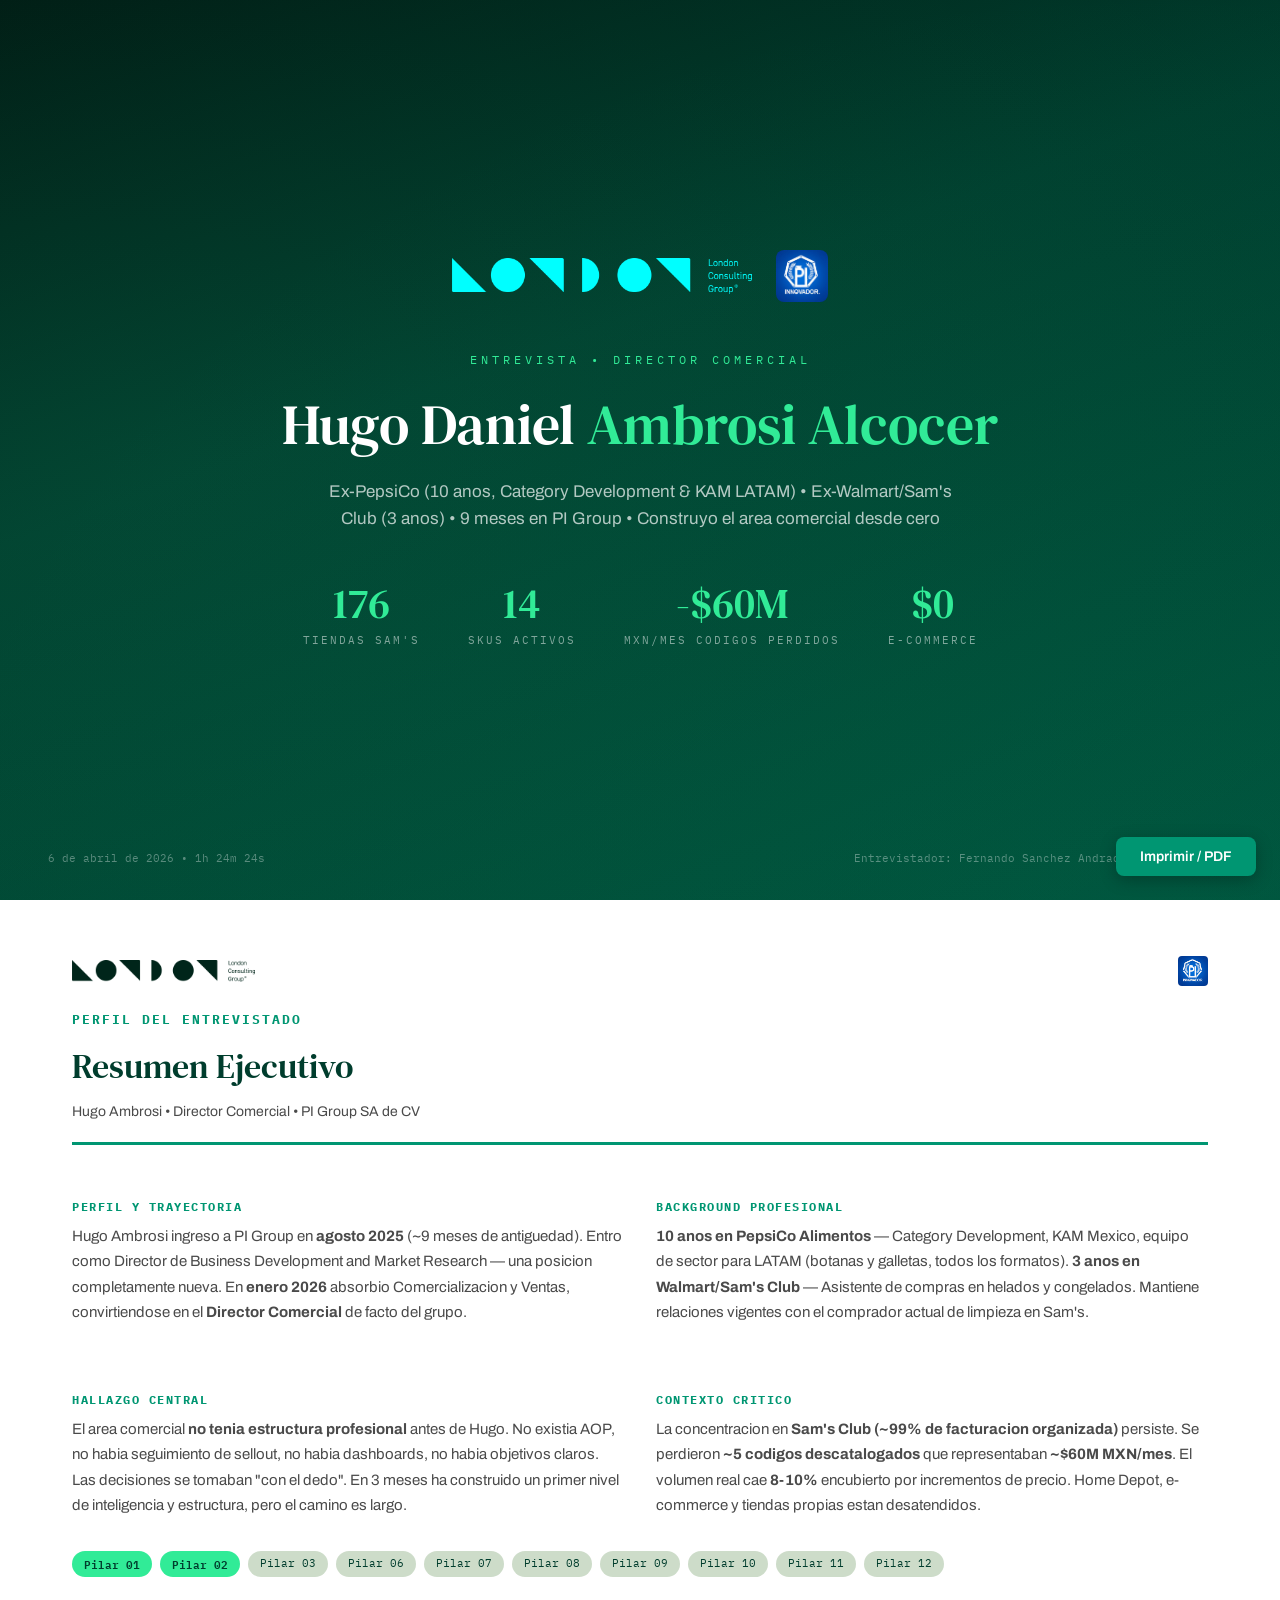
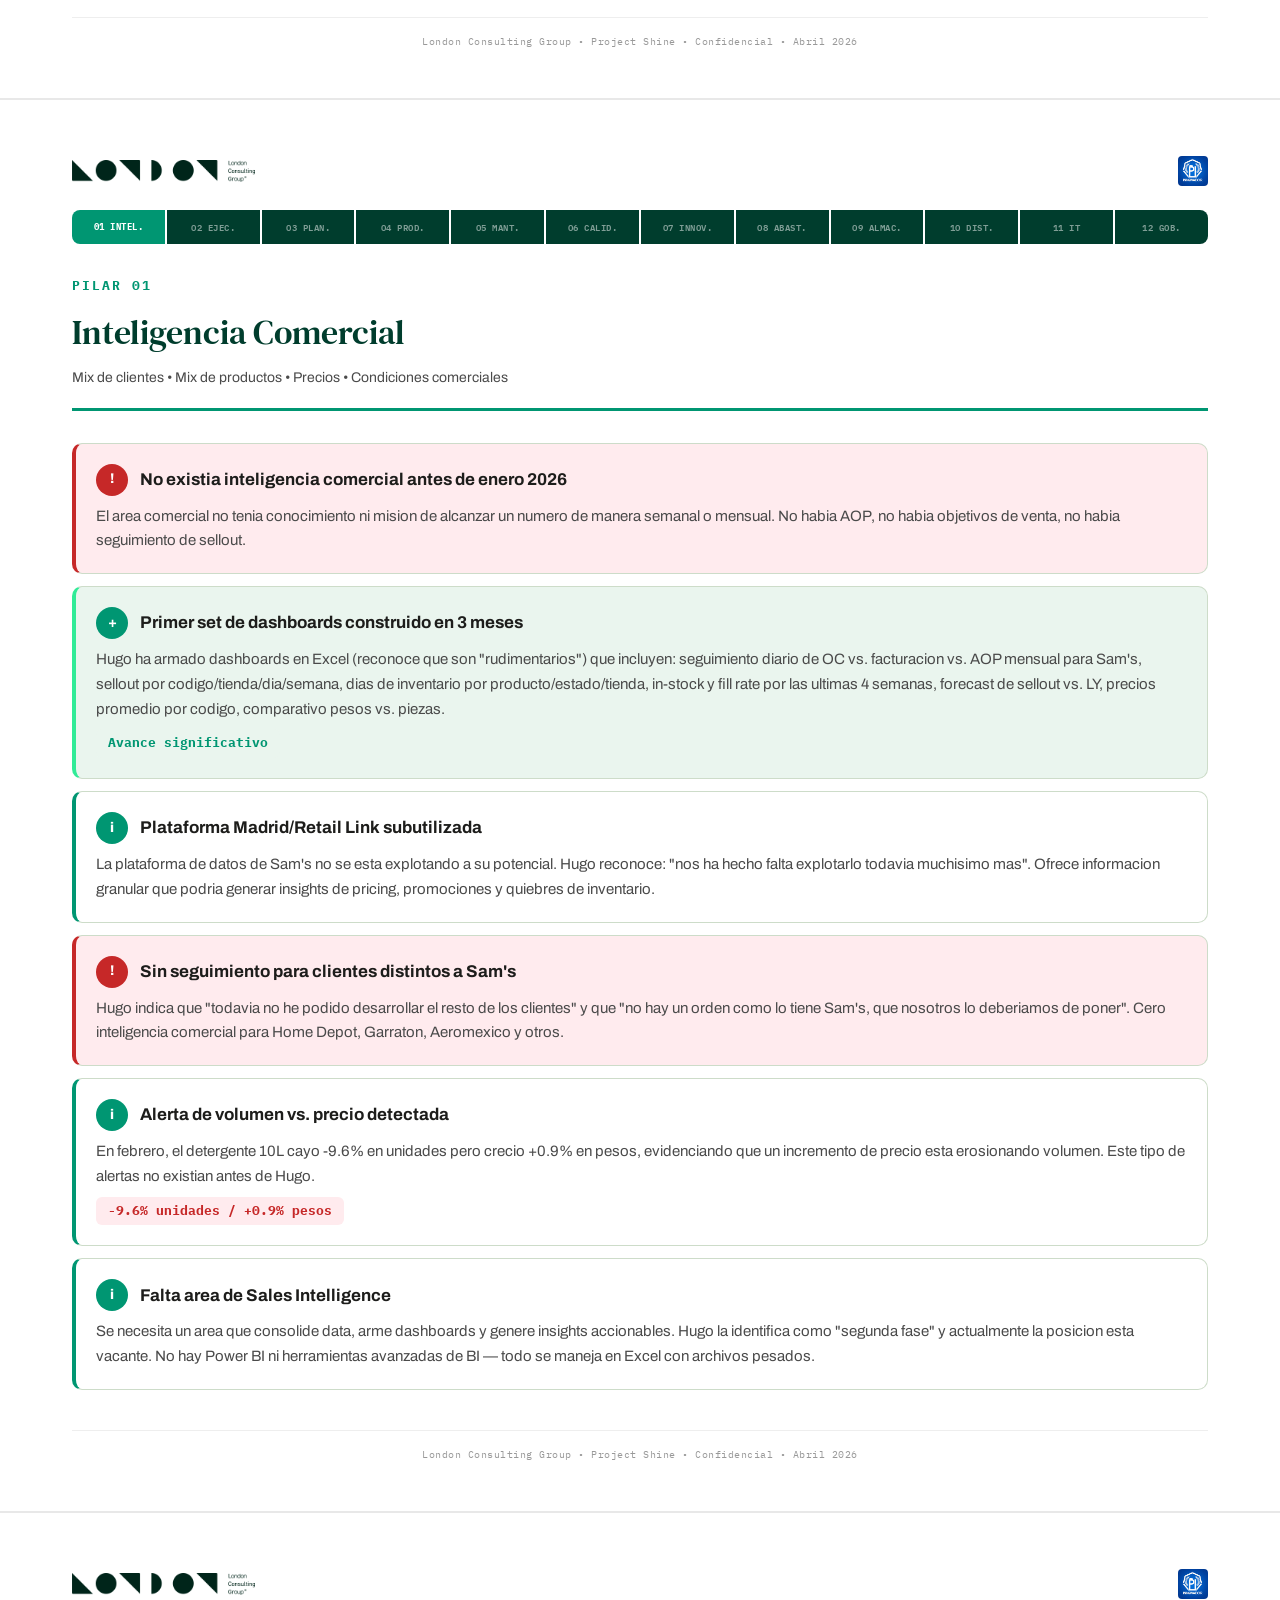
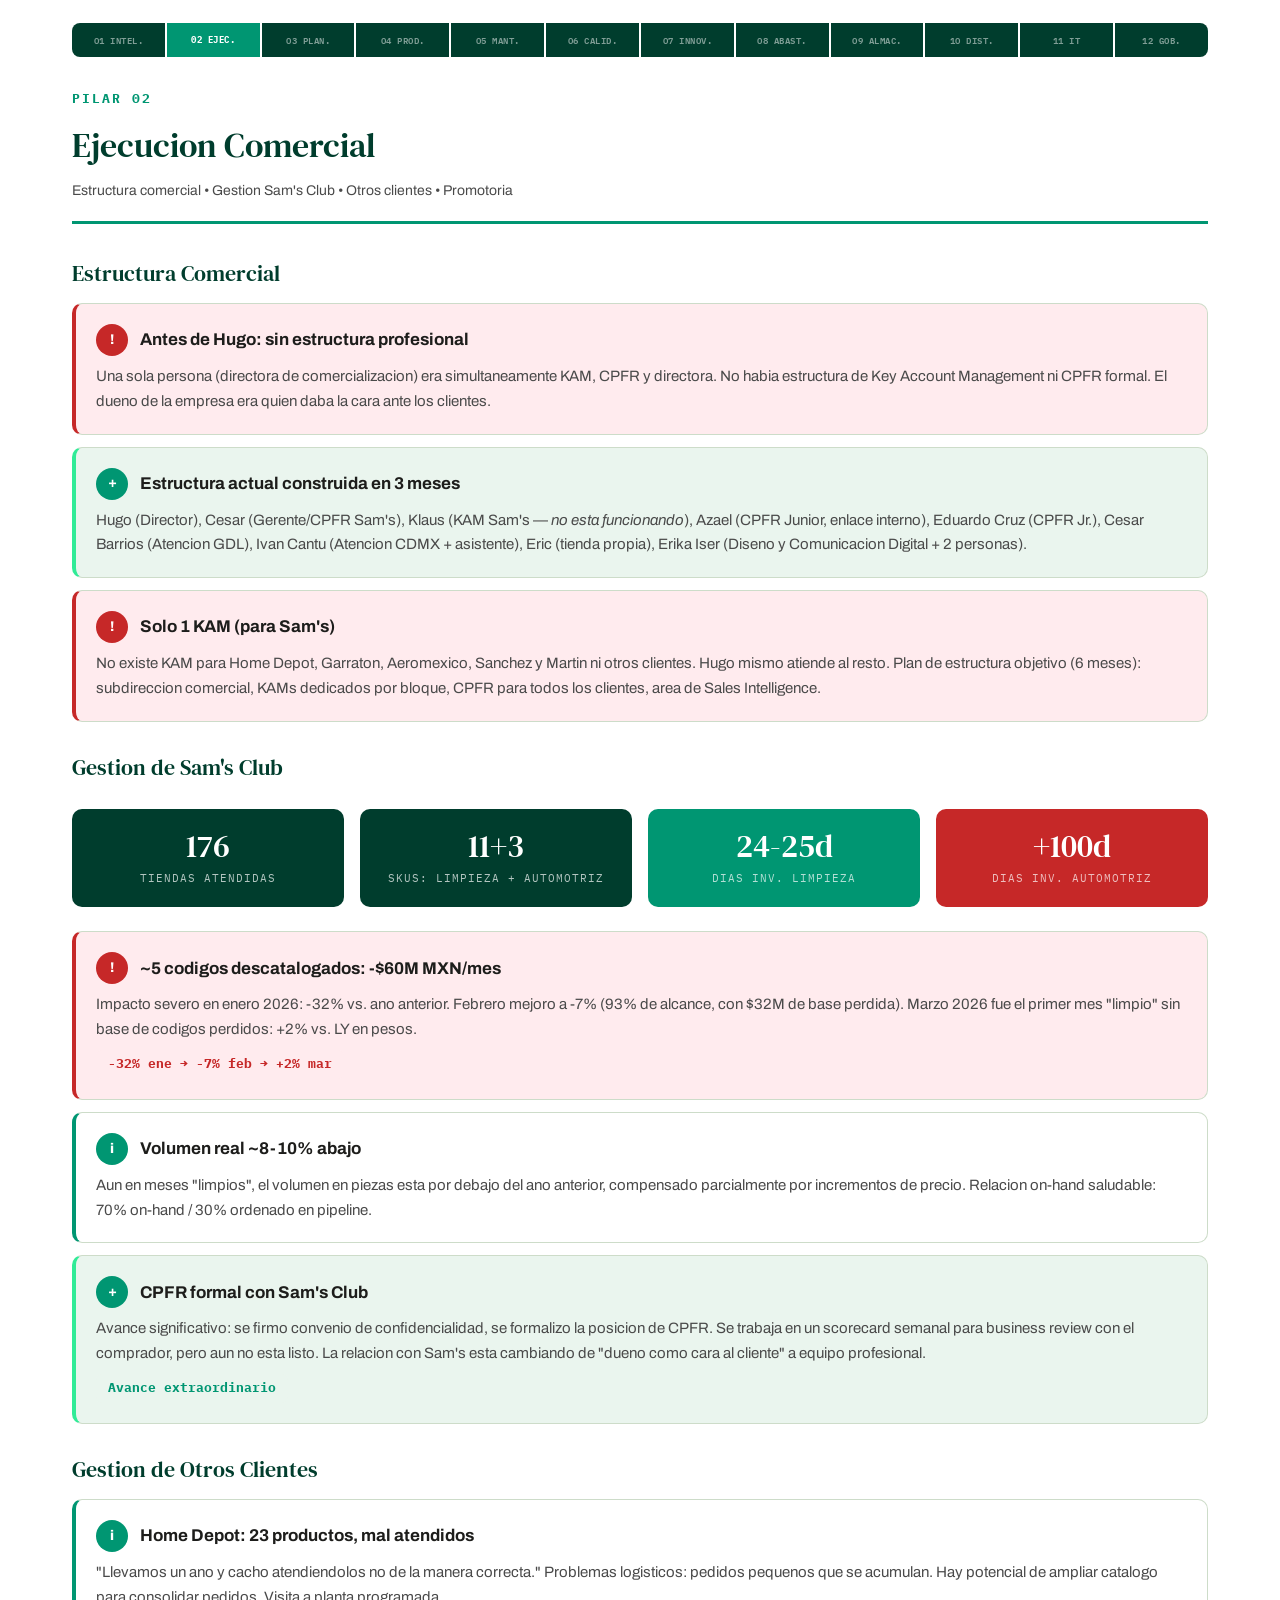
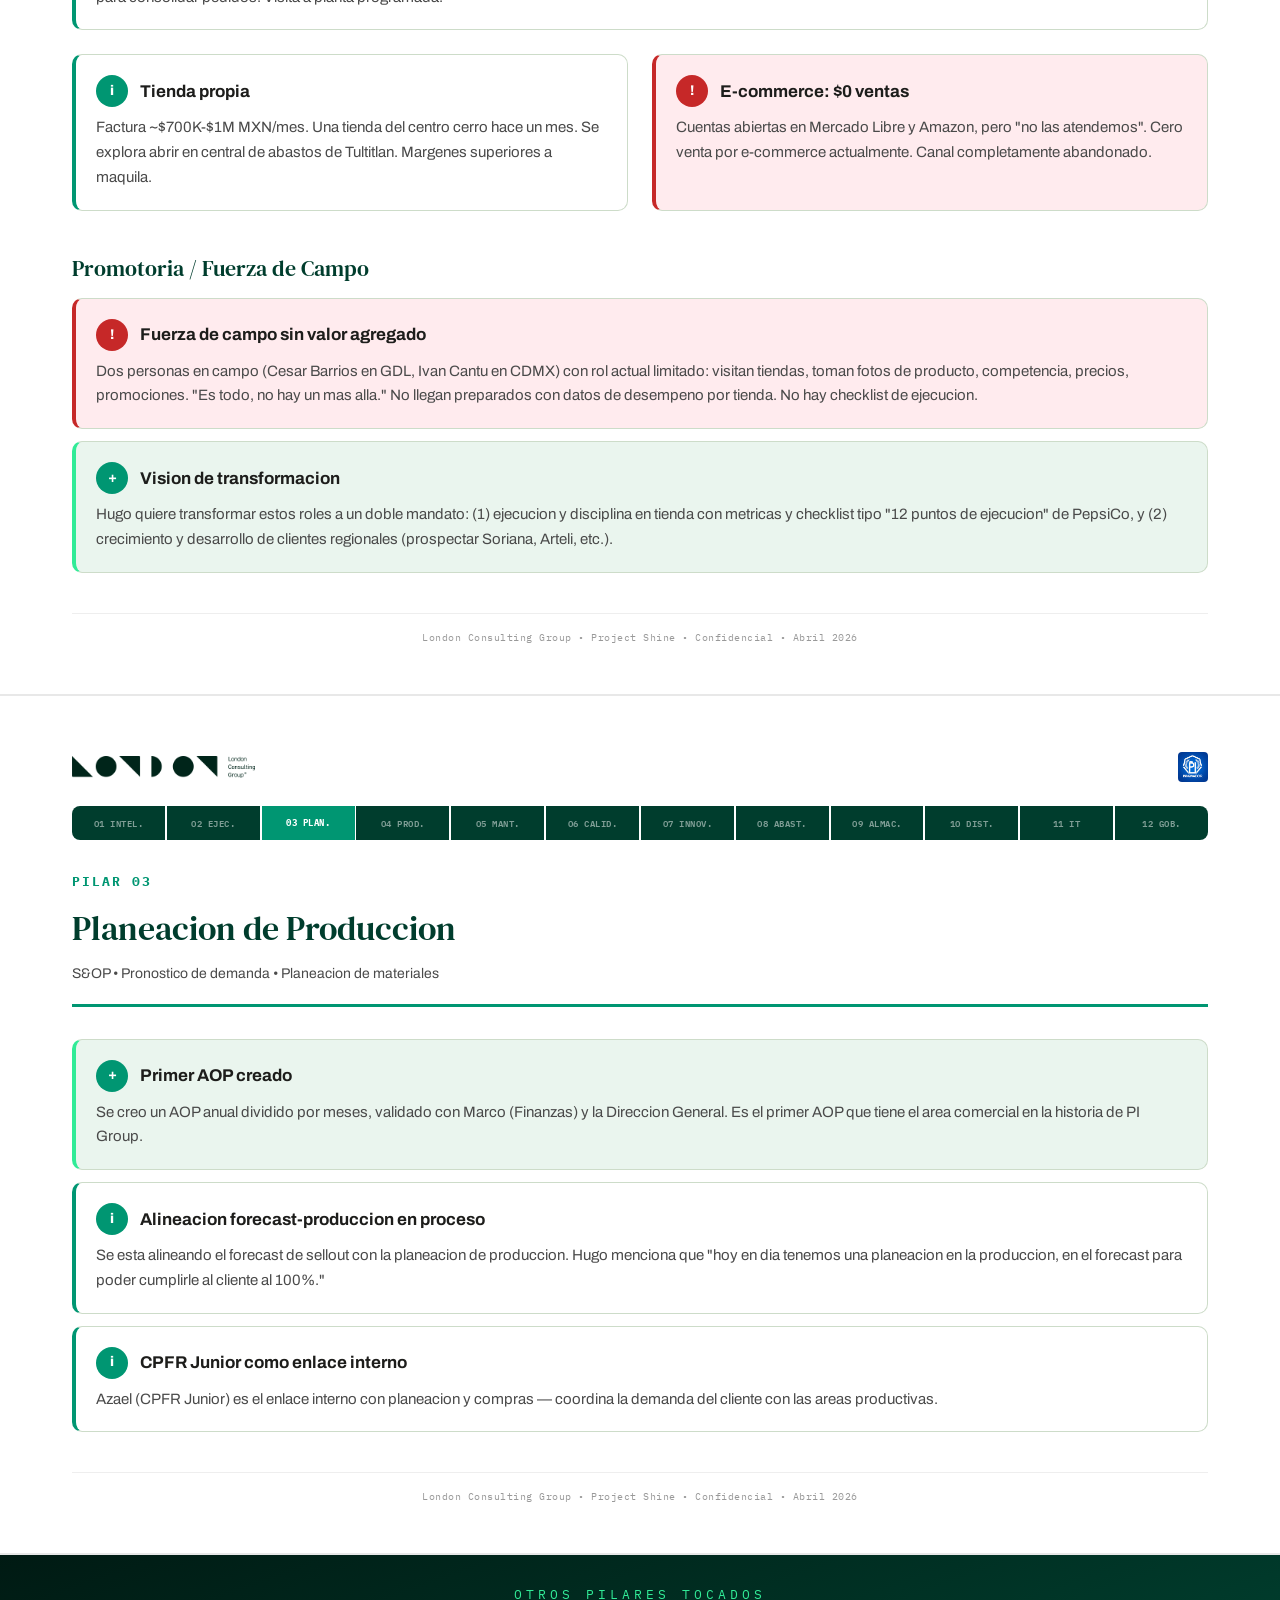
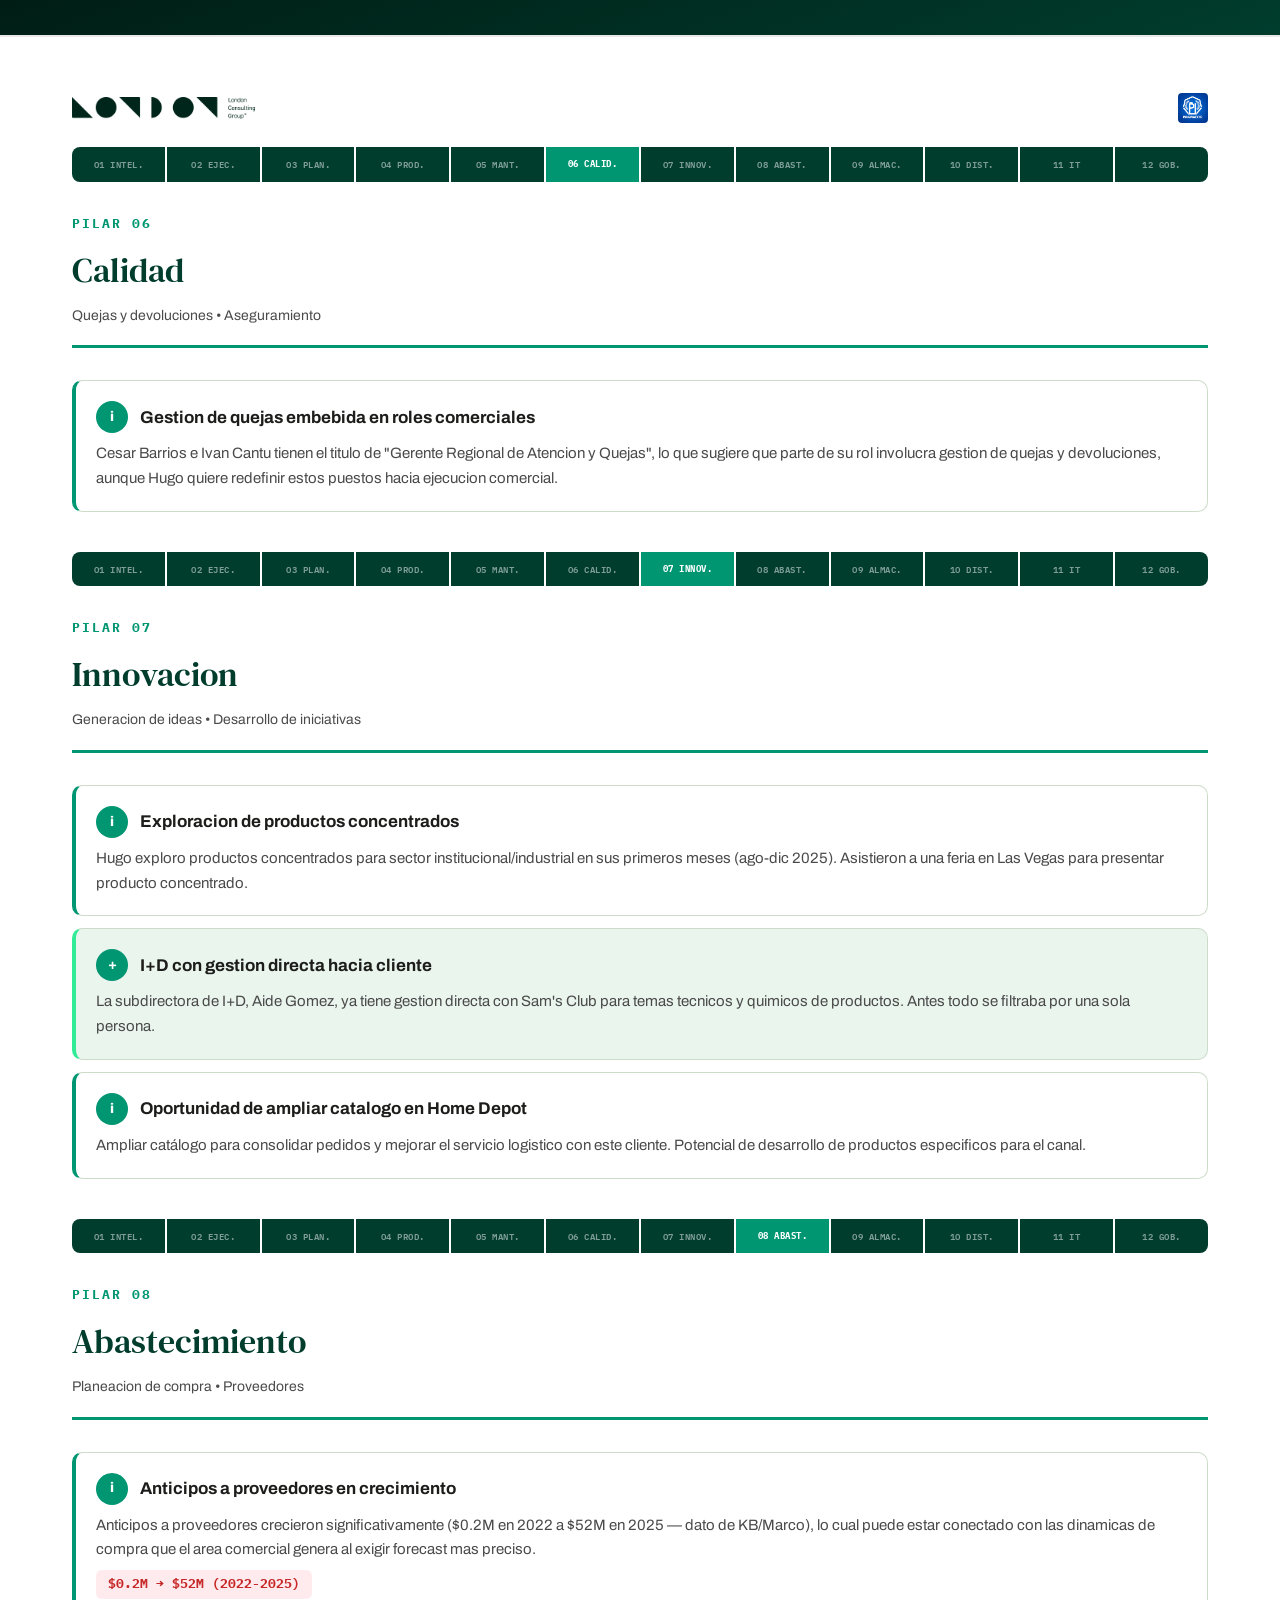
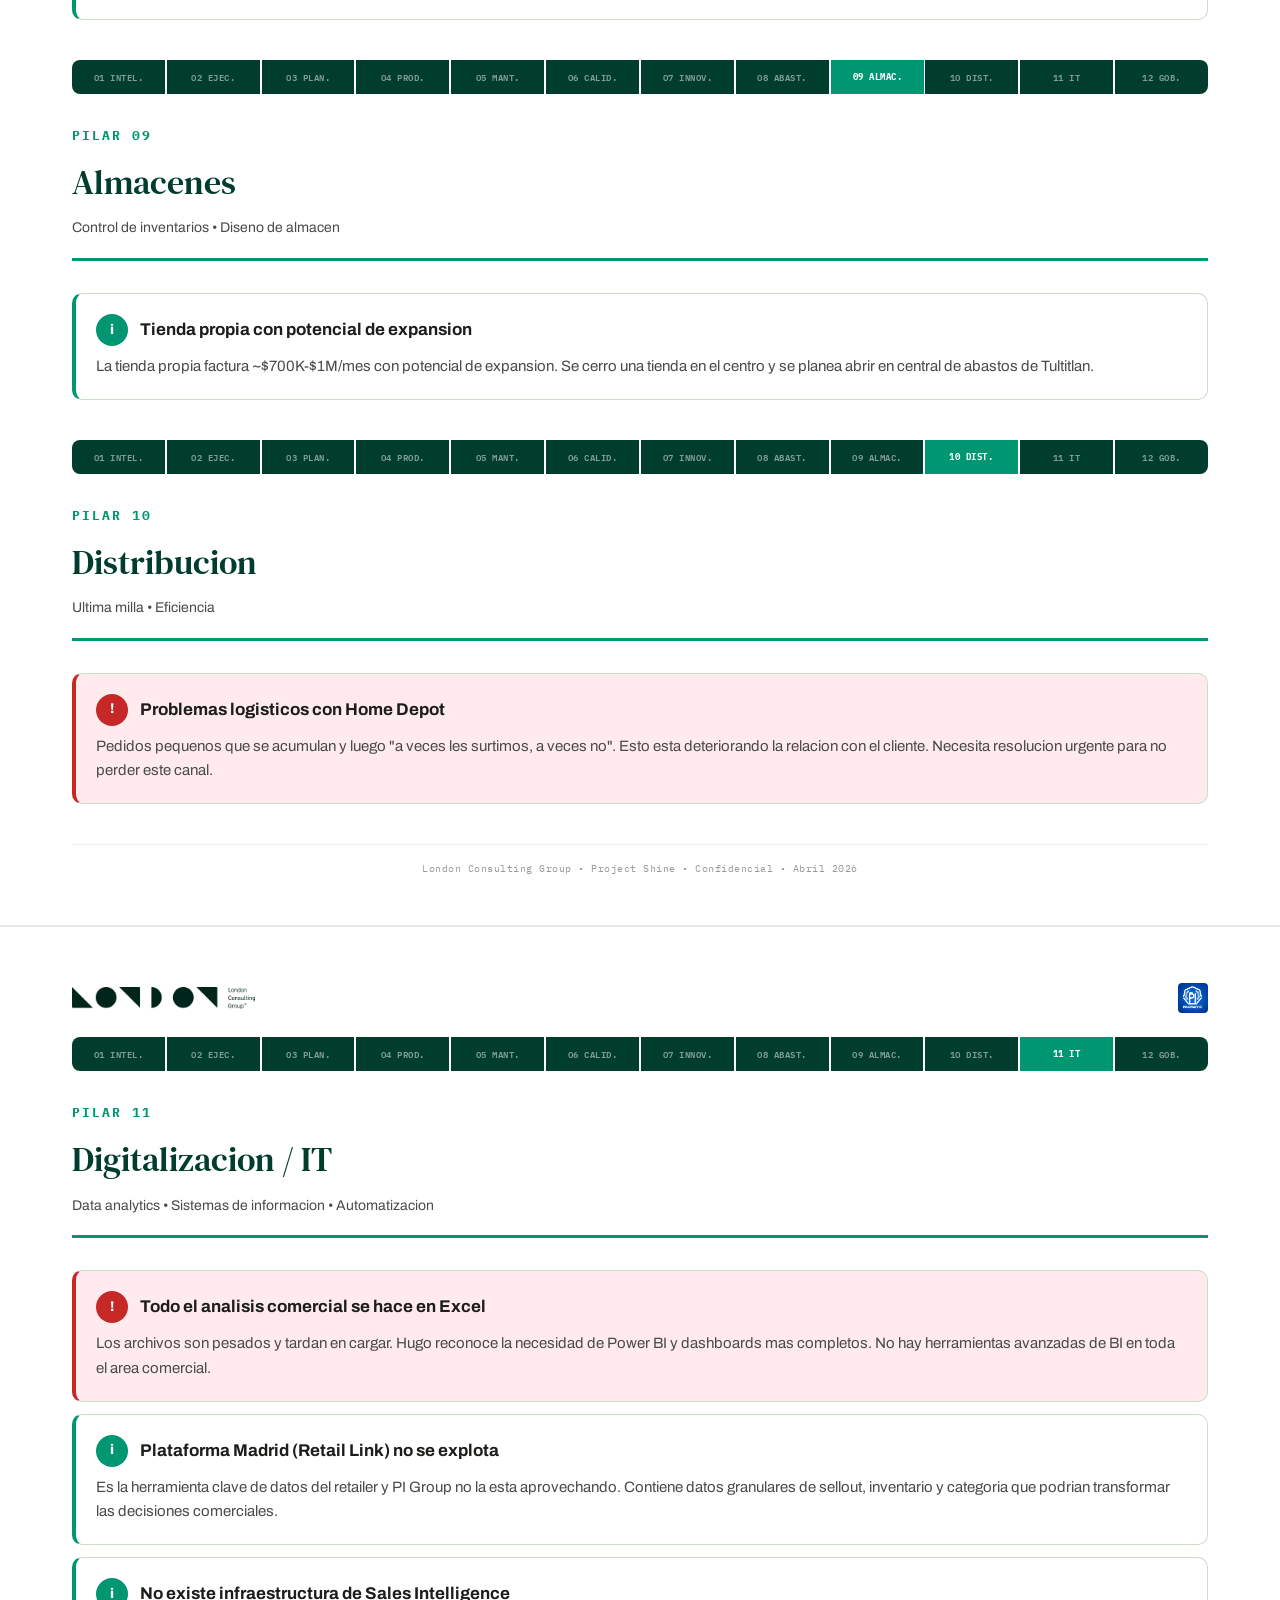
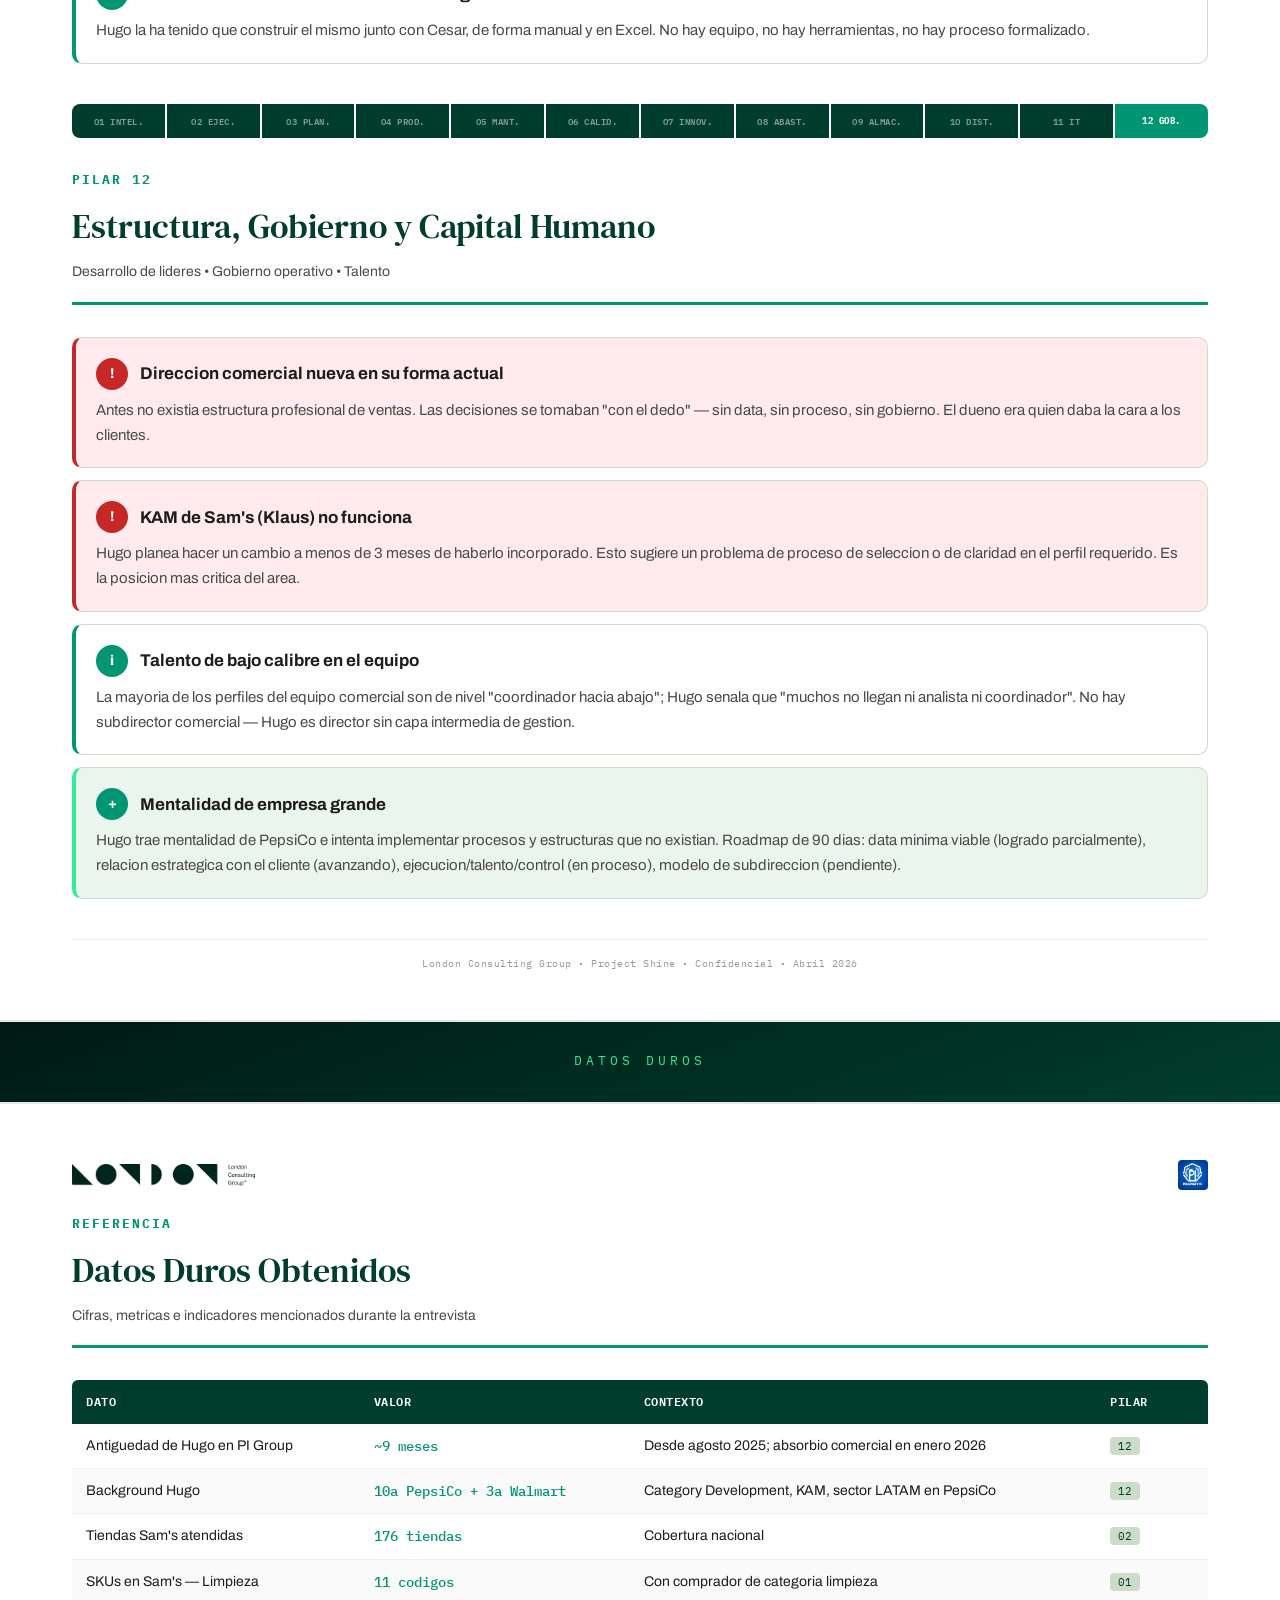
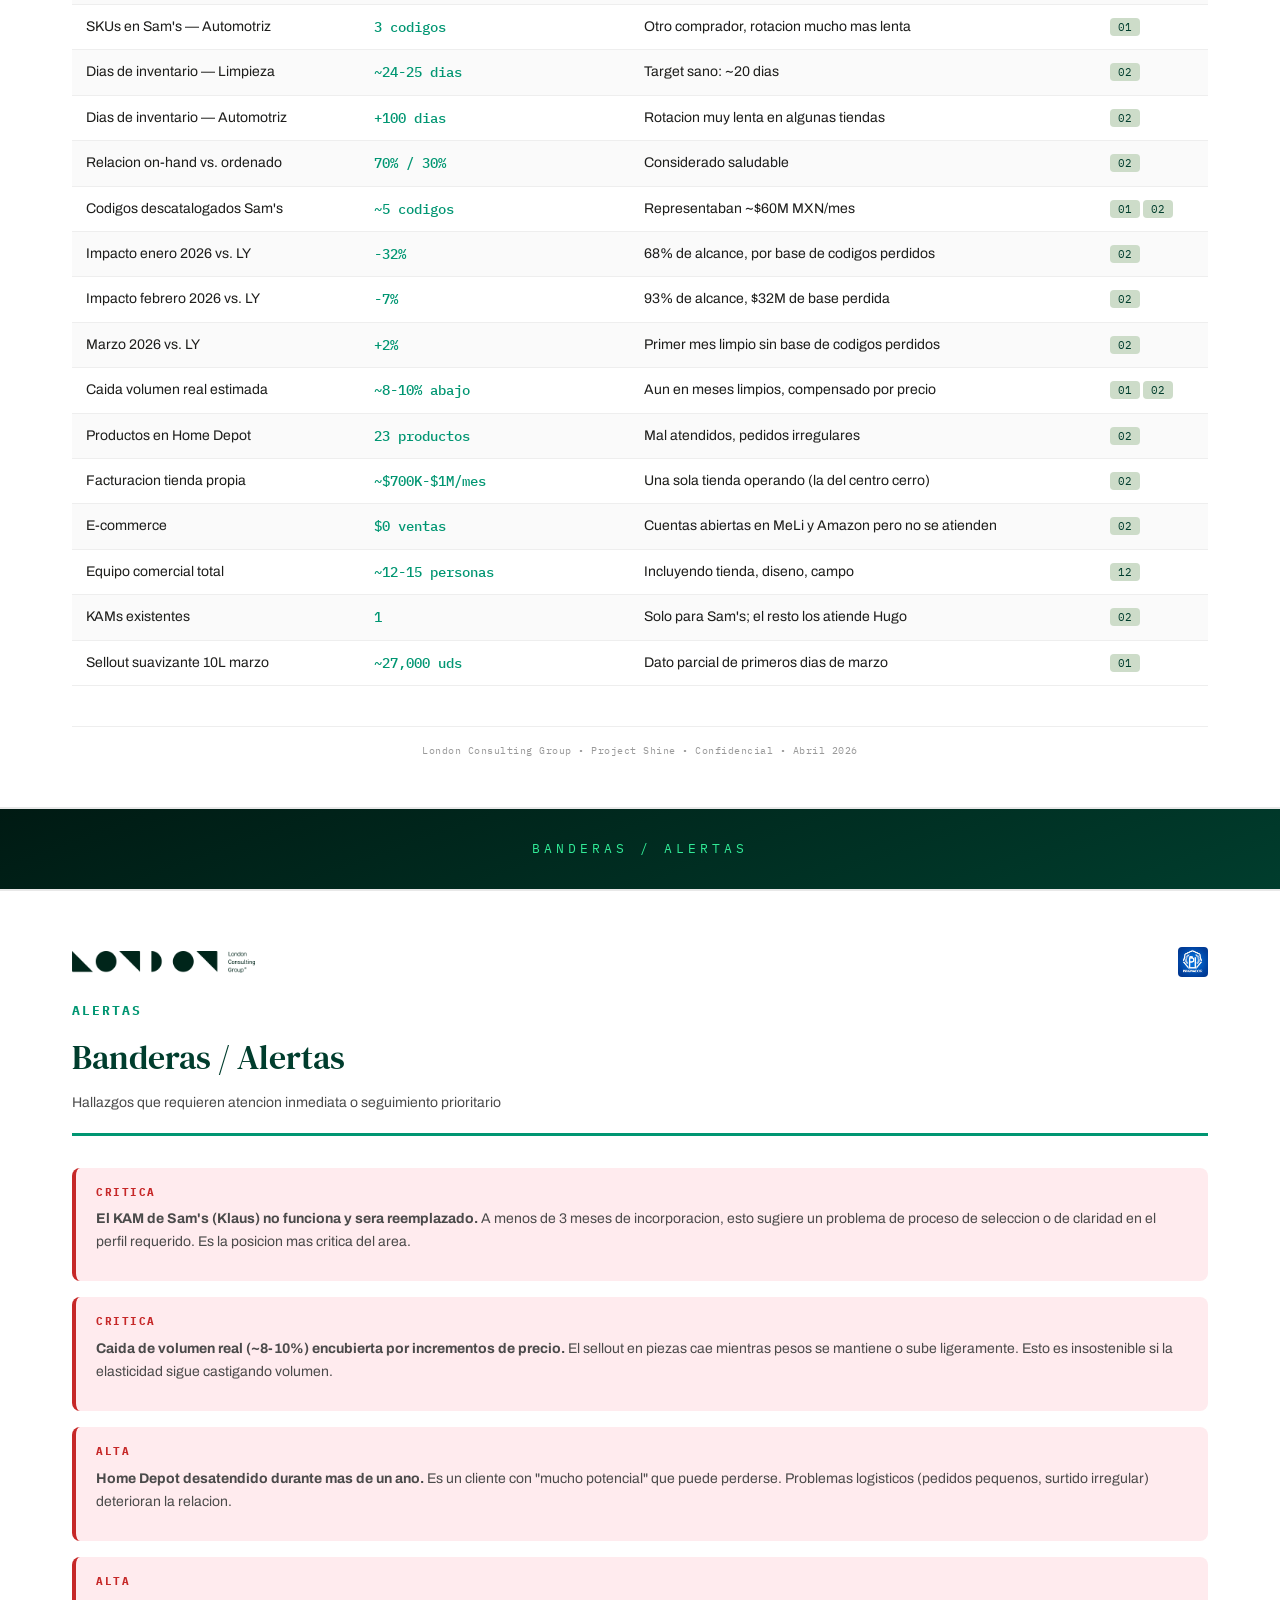
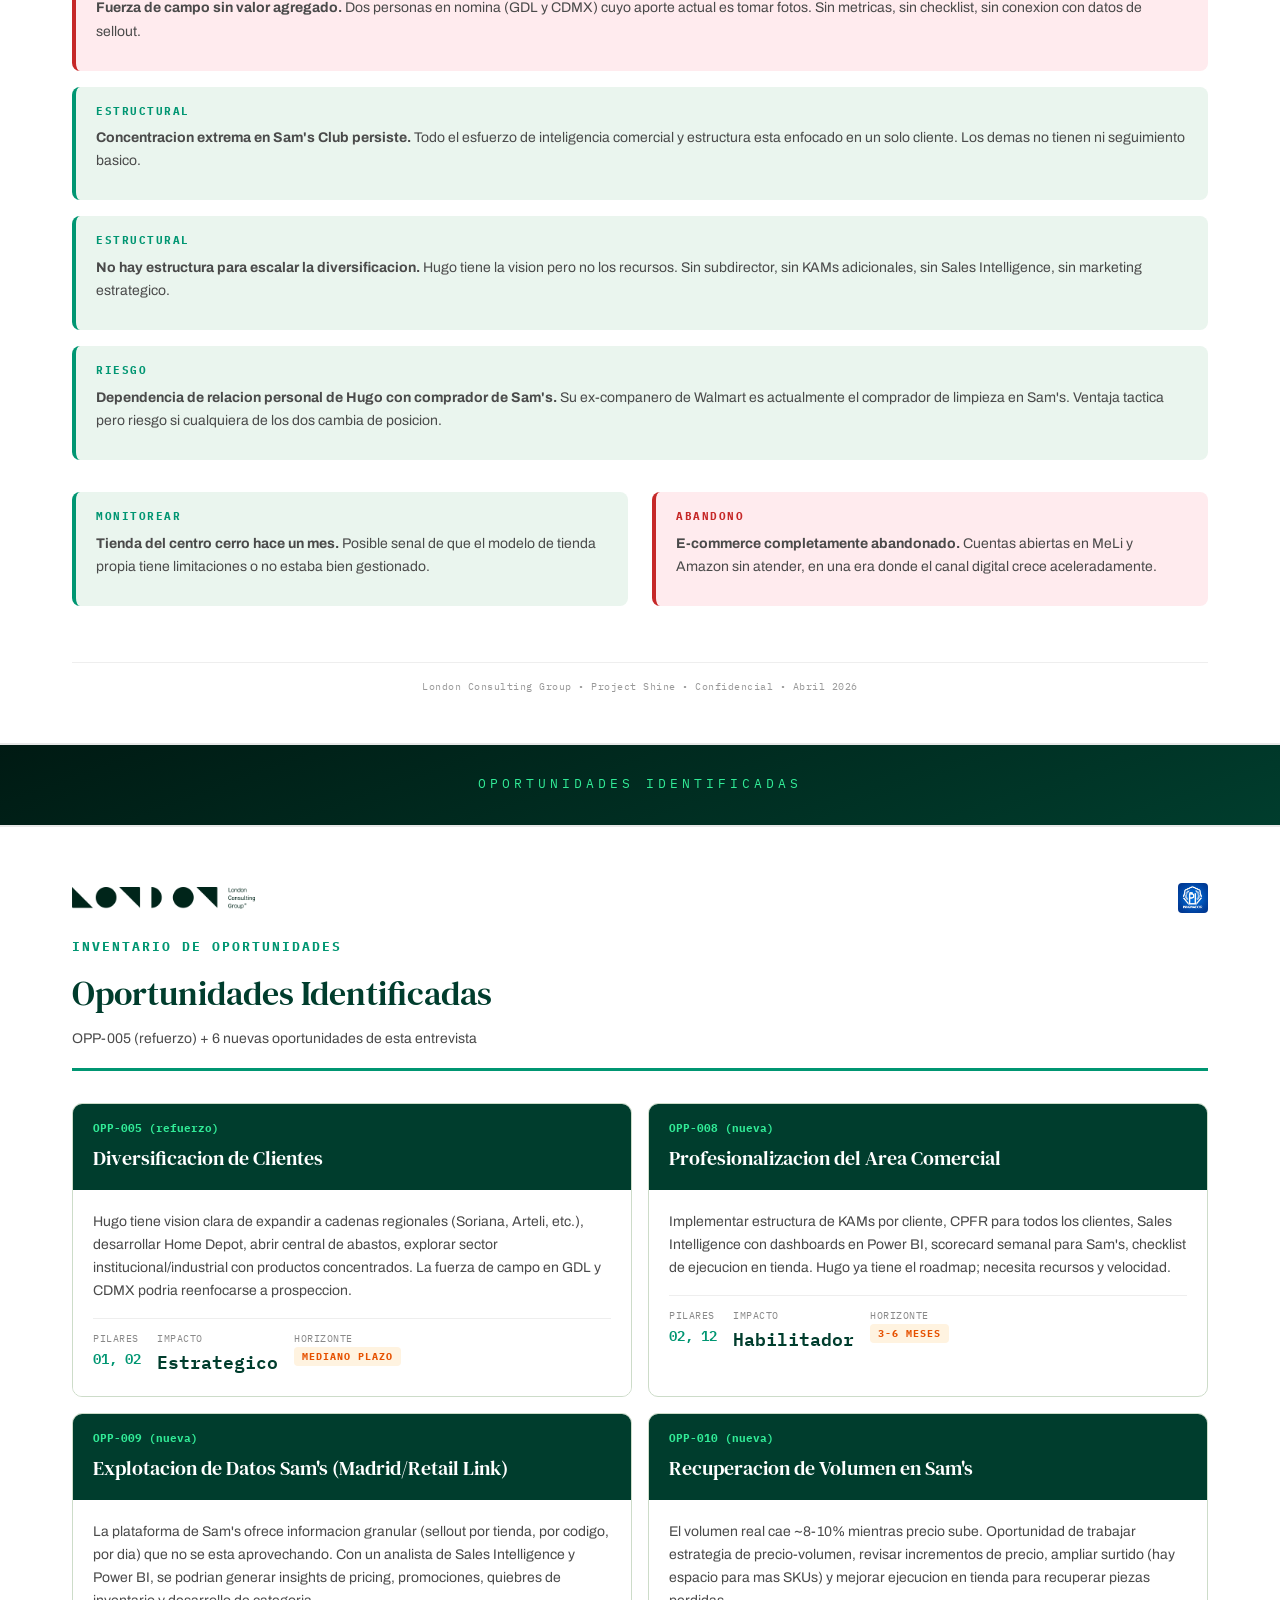
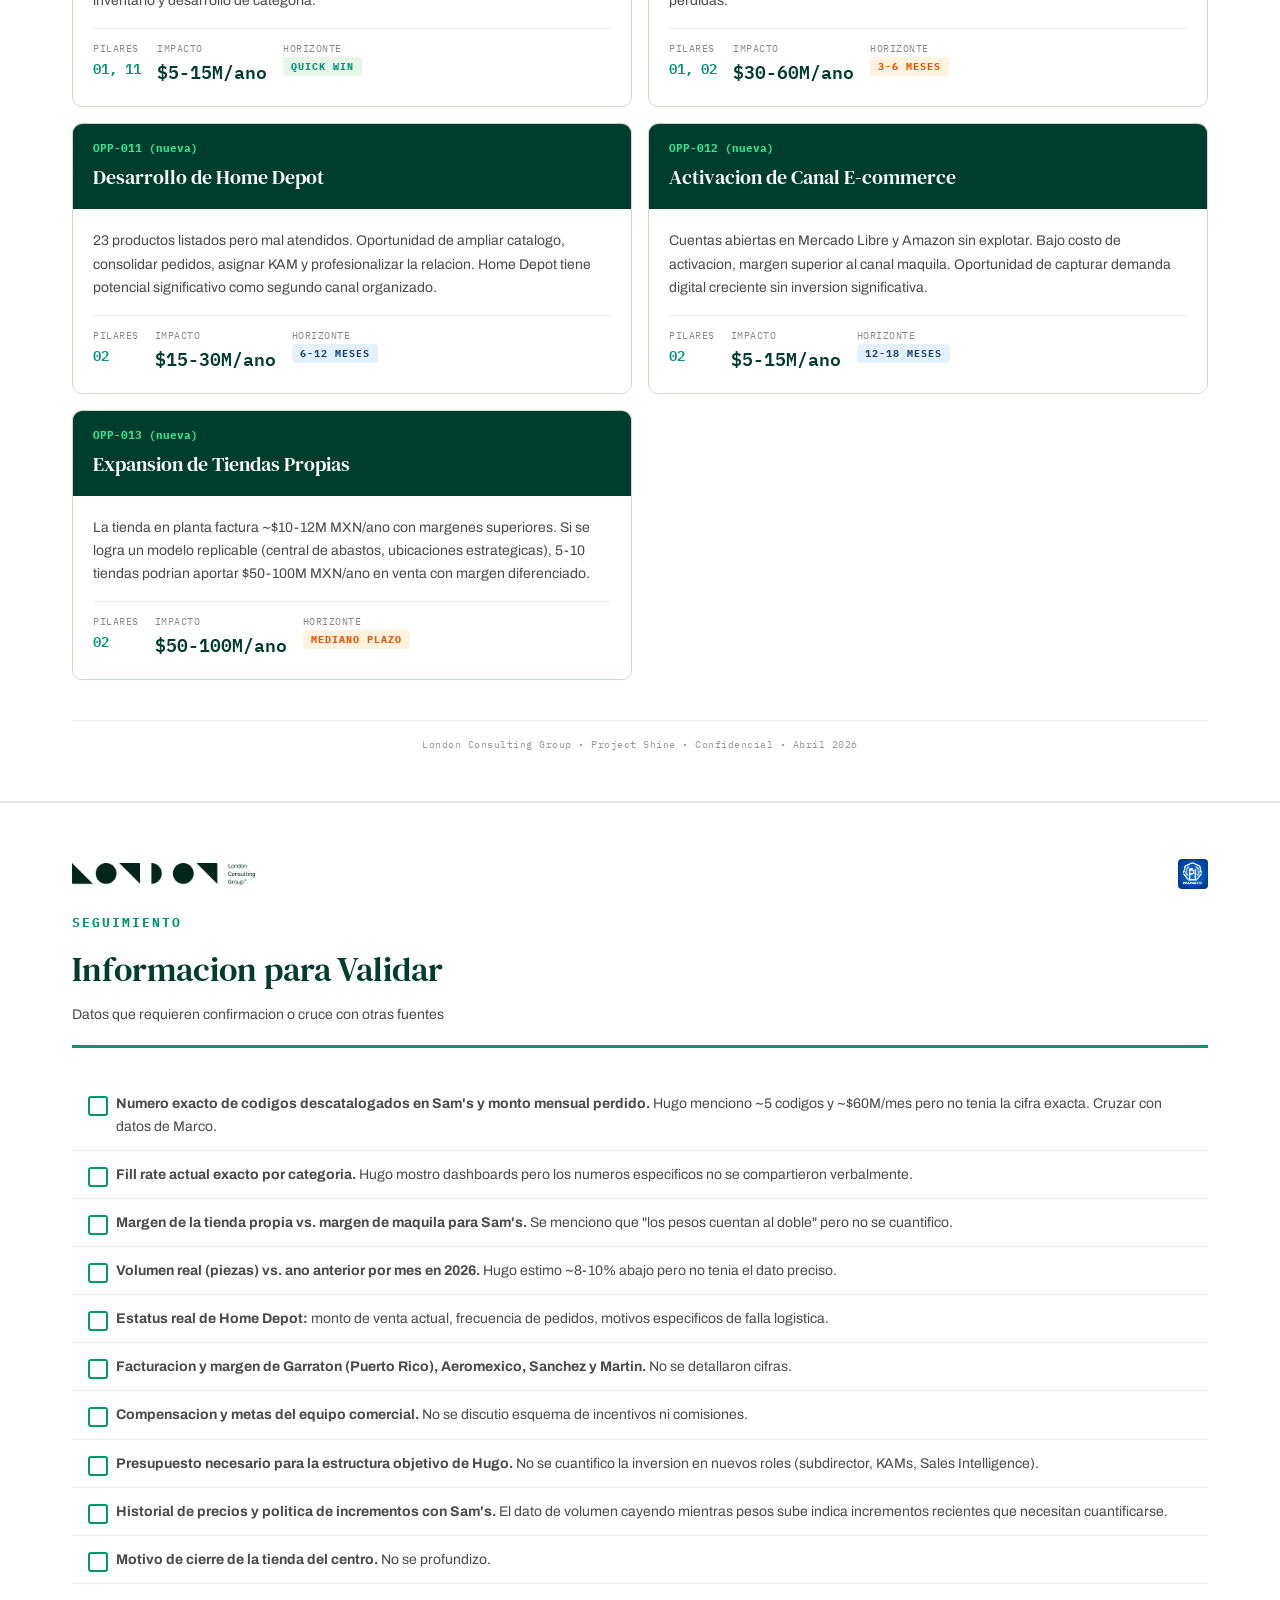
<file: entrevistas/presentaciones/2026-04-06_dir_comercial_hugo_ambrosi.html>
<!DOCTYPE html>
<html lang="es">
<head>
<meta charset="UTF-8">
<meta name="viewport" content="width=device-width, initial-scale=1.0">
<title>Entrevista: Director Comercial — Hugo Daniel Ambrosi Alcocer | Project Shine</title>
<link href="https://fonts.googleapis.com/css2?family=DM+Serif+Text:ital@0;1&family=Archivo:wght@300;400;500;600;700&family=IBM+Plex+Mono:wght@400;500;600;700&display=swap" rel="stylesheet">
<style>
:root {
  --lcg-dark: #003D2D;
  --lcg-teal: #009672;
  --lcg-mint: #31EB97;
  --lcg-sage: #CDDCC9;
  --lcg-navy: #1F426E;
  --warm-bg: #F3F3F3;
  --warm-light: #EAF5EE;
  --text: #1D1D1B;
  --text-light: #4a4a4a;
  --border: #CDDCC9;
  --red: #c62828;
  --red-light: #FFEBEE;
}

* { margin: 0; padding: 0; box-sizing: border-box; }

body {
  font-family: 'Archivo', sans-serif;
  color: var(--text);
  background: #e8e8e8;
  line-height: 1.6;
  -webkit-font-smoothing: antialiased;
}

/* ======== COVER ======== */
.cover {
  min-height: 100vh;
  background: linear-gradient(160deg, #001A13 0%, #003D2D 40%, #00523B 100%);
  display: flex;
  flex-direction: column;
  justify-content: center;
  align-items: center;
  text-align: center;
  padding: 48px;
  position: relative;
  overflow: hidden;
}
.cover::before {
  content: '';
  position: absolute;
  top: -50%;
  left: -50%;
  width: 200%;
  height: 200%;
  background: radial-gradient(ellipse at 30% 50%, rgba(49,235,151,0.06) 0%, transparent 60%),
              radial-gradient(ellipse at 70% 80%, rgba(0,150,114,0.08) 0%, transparent 50%);
  pointer-events: none;
}
.cover-logos {
  display: flex;
  align-items: center;
  gap: 24px;
  margin-bottom: 48px;
  position: relative;
  z-index: 1;
}
.cover-tag {
  font-family: 'IBM Plex Mono', monospace;
  font-size: 12px;
  letter-spacing: 4px;
  color: var(--lcg-mint);
  text-transform: uppercase;
  margin-bottom: 24px;
  position: relative;
  z-index: 1;
}
.cover h1 {
  font-family: 'DM Serif Text', serif;
  font-size: 56px;
  color: #fff;
  font-weight: 400;
  line-height: 1.15;
  margin-bottom: 20px;
  position: relative;
  z-index: 1;
}
.cover h1 span { color: var(--lcg-mint); }
.cover-sub {
  font-size: 17px;
  color: rgba(255,255,255,0.7);
  max-width: 640px;
  line-height: 1.6;
  position: relative;
  z-index: 1;
}
.cover-stats {
  display: flex;
  gap: 48px;
  margin-top: 48px;
  position: relative;
  z-index: 1;
}
.cover-stat { text-align: center; }
.cover-stat-num {
  font-family: 'DM Serif Text', serif;
  font-size: 42px;
  color: var(--lcg-mint);
  line-height: 1.1;
}
.cover-stat-label {
  font-family: 'IBM Plex Mono', monospace;
  font-size: 11px;
  text-transform: uppercase;
  letter-spacing: 2px;
  color: rgba(255,255,255,0.5);
  margin-top: 6px;
}
.cover-footer {
  position: absolute;
  bottom: 32px;
  left: 0;
  right: 0;
  display: flex;
  justify-content: space-between;
  padding: 0 48px;
  font-family: 'IBM Plex Mono', monospace;
  font-size: 11px;
  color: rgba(255,255,255,0.35);
  z-index: 1;
}

/* ======== CONTENT PAGE ======== */
.content-page {
  max-width: 1340px;
  margin: 0 auto;
  padding: 56px 72px 48px;
  background: white;
  margin-bottom: 2px;
  position: relative;
}
.page-logos {
  display: flex;
  align-items: center;
  justify-content: space-between;
  margin-bottom: 24px;
}
.page-footer {
  margin-top: 40px;
  padding-top: 16px;
  border-top: 1px solid #eee;
  font-family: 'IBM Plex Mono', monospace;
  font-size: 10px;
  color: #999;
  text-align: center;
  letter-spacing: 0.5px;
}

/* ======== MACRO MAP ======== */
.macro-map {
  display: flex;
  gap: 2px;
  border-radius: 8px;
  overflow: hidden;
  margin-bottom: 32px;
}
.macro-step {
  flex: 1;
  padding: 10px 4px;
  background: var(--lcg-dark);
  color: rgba(255,255,255,0.5);
  font-family: 'IBM Plex Mono', monospace;
  font-size: 9px;
  text-align: center;
  font-weight: 600;
  text-transform: uppercase;
  letter-spacing: 0.5px;
  transition: all 0.3s ease;
}
.macro-step.active {
  background: var(--lcg-teal);
  color: white;
  font-weight: 800;
  transform: scaleY(1.12);
}

/* ======== SECTION HEADER ======== */
.section-header {
  padding-bottom: 18px;
  border-bottom: 3px solid var(--lcg-teal);
  margin-bottom: 32px;
}
.section-number {
  font-family: 'IBM Plex Mono', monospace;
  font-size: 13px;
  text-transform: uppercase;
  color: var(--lcg-teal);
  font-weight: 700;
  letter-spacing: 2px;
}
.section-title {
  font-family: 'DM Serif Text', serif;
  font-size: 34px;
  color: var(--lcg-dark);
  margin: 8px 0;
  font-weight: 400;
}
.section-subtitle {
  font-size: 14px;
  color: var(--text-light);
  font-weight: 400;
}

/* ======== KPI BANNER ======== */
.kpi-banner {
  display: flex;
  gap: 16px;
  flex-wrap: wrap;
  margin: 24px 0;
}
.kpi-item {
  flex: 1;
  min-width: 150px;
  background: var(--lcg-dark);
  color: white;
  padding: 20px;
  border-radius: 10px;
  text-align: center;
}
.kpi-item.red-bg { background: var(--red); }
.kpi-item.teal-bg { background: var(--lcg-teal); }
.kpi-value {
  font-family: 'DM Serif Text', serif;
  font-size: 32px;
  font-weight: 400;
  line-height: 1.1;
}
.kpi-label {
  font-family: 'IBM Plex Mono', monospace;
  font-size: 11px;
  text-transform: uppercase;
  letter-spacing: 1px;
  opacity: 0.7;
  margin-top: 6px;
}

/* ======== MATURITY BOX ======== */
.maturity-box {
  background: var(--warm-bg);
  border-radius: 12px;
  padding: 24px 28px;
  margin: 20px 0;
}
.maturity-header {
  display: flex;
  align-items: baseline;
  gap: 12px;
  margin-bottom: 16px;
}
.maturity-score {
  font-family: 'DM Serif Text', serif;
  font-size: 56px;
  font-weight: 400;
  line-height: 1;
}
.maturity-score.red { color: var(--red); }
.maturity-score.orange { color: #E65100; }
.maturity-score.yellow { color: #F9A825; }
.maturity-score.green { color: var(--lcg-teal); }
.maturity-label {
  font-family: 'IBM Plex Mono', monospace;
  font-size: 13px;
  font-weight: 700;
  text-transform: uppercase;
  letter-spacing: 2px;
}

/* ======== FINDING CARDS ======== */
.finding-card {
  border: 1px solid var(--border);
  border-left: 4px solid var(--lcg-teal);
  border-radius: 10px;
  padding: 20px;
  margin: 12px 0;
}
.finding-card.critical {
  border-left-color: var(--red);
  background: var(--red-light);
}
.finding-card.positive {
  border-left-color: var(--lcg-mint);
  background: var(--warm-light);
}
.finding-header {
  display: flex;
  align-items: center;
  gap: 12px;
  margin-bottom: 8px;
}
.finding-icon {
  width: 32px;
  height: 32px;
  border-radius: 50%;
  display: flex;
  align-items: center;
  justify-content: center;
  font-weight: 800;
  font-size: 14px;
  color: white;
  flex-shrink: 0;
}
.finding-card.critical .finding-icon { background: var(--red); }
.finding-card.positive .finding-icon { background: var(--lcg-teal); }
.finding-card .finding-icon { background: var(--lcg-teal); }
.finding-title {
  font-size: 17px;
  font-weight: 700;
  color: var(--text);
}
.finding-text {
  font-size: 15px;
  line-height: 1.65;
  color: var(--text-light);
  margin-top: 4px;
}
.finding-kpi {
  display: inline-block;
  font-family: 'IBM Plex Mono', monospace;
  font-size: 13px;
  font-weight: 700;
  padding: 4px 12px;
  border-radius: 6px;
  margin-top: 8px;
}
.finding-kpi.red { background: var(--red-light); color: var(--red); }
.finding-kpi.green { background: var(--warm-light); color: var(--lcg-teal); }

/* ======== CALLOUTS ======== */
.callout {
  border-radius: 8px;
  padding: 16px 20px;
  margin: 16px 0;
}
.callout-red { background: var(--red-light); border-left: 4px solid var(--red); }
.callout-green { background: #E8F5E9; border-left: 4px solid var(--lcg-mint); }
.callout-amber { background: var(--warm-light); border-left: 4px solid var(--lcg-teal); }
.callout-label {
  font-family: 'IBM Plex Mono', monospace;
  font-size: 11px;
  font-weight: 700;
  text-transform: uppercase;
  letter-spacing: 1.5px;
  margin-bottom: 6px;
}
.callout p, .callout ul { font-size: 14px; line-height: 1.65; color: var(--text-light); }
.callout ul { padding-left: 18px; margin-top: 4px; }
.callout li { margin-bottom: 4px; }

/* ======== TABLES ======== */
table {
  width: 100%;
  border-collapse: collapse;
  margin: 16px 0;
  font-size: 14px;
}
th {
  background: var(--lcg-dark);
  color: white;
  font-weight: 600;
  font-size: 12px;
  padding: 12px 14px;
  text-align: left;
  font-family: 'IBM Plex Mono', monospace;
  text-transform: uppercase;
  letter-spacing: 0.5px;
}
th:first-child { border-radius: 6px 0 0 0; }
th:last-child { border-radius: 0 6px 0 0; }
td {
  padding: 11px 14px;
  border-bottom: 1px solid #eee;
  color: var(--text);
}
tr:nth-child(even) { background: #fafafa; }
.num {
  font-family: 'IBM Plex Mono', monospace;
  font-weight: 500;
  color: var(--lcg-teal);
}
.pilar-tag {
  font-family: 'IBM Plex Mono', monospace;
  font-size: 11px;
  padding: 2px 8px;
  border-radius: 4px;
  background: var(--lcg-sage);
  color: var(--lcg-dark);
  white-space: nowrap;
}

/* ======== OPPORTUNITY CARDS ======== */
.opp-grid {
  display: grid;
  grid-template-columns: repeat(auto-fit, minmax(380px, 1fr));
  gap: 16px;
  margin: 24px 0;
}
.opp-card {
  border: 1px solid var(--border);
  border-radius: 10px;
  overflow: hidden;
}
.opp-card-header {
  background: var(--lcg-dark);
  padding: 16px 20px;
}
.opp-id {
  font-family: 'IBM Plex Mono', monospace;
  font-size: 11px;
  font-weight: 700;
  color: var(--lcg-mint);
  margin-bottom: 4px;
}
.opp-name {
  font-family: 'DM Serif Text', serif;
  font-size: 20px;
  color: white;
  font-weight: 400;
}
.opp-card-body {
  padding: 20px;
  background: white;
}
.opp-desc {
  font-size: 14px;
  line-height: 1.65;
  color: var(--text-light);
  margin-bottom: 16px;
}
.opp-meta {
  display: flex;
  flex-wrap: wrap;
  gap: 16px;
  padding-top: 12px;
  border-top: 1px solid #eee;
}
.opp-meta-item { font-size: 12px; }
.opp-meta-label {
  font-family: 'IBM Plex Mono', monospace;
  color: #888;
  text-transform: uppercase;
  letter-spacing: 0.5px;
  font-size: 10px;
  display: block;
}
.opp-meta-value {
  font-family: 'IBM Plex Mono', monospace;
  font-weight: 600;
  color: var(--lcg-teal);
  font-size: 14px;
}
.opp-meta-value.large {
  font-size: 18px;
  color: var(--lcg-dark);
}

.opp-badge {
  font-family: 'IBM Plex Mono', monospace;
  font-size: 10px;
  font-weight: 700;
  text-transform: uppercase;
  letter-spacing: 1px;
  padding: 3px 8px;
  border-radius: 4px;
}
.opp-badge.qw { background: #E8F5E9; color: var(--lcg-teal); }
.opp-badge.mp { background: #FFF3E0; color: #E65100; }
.opp-badge.lp { background: #E3F2FD; color: var(--lcg-navy); }

/* ======== VERBATIM ======== */
.verbatim {
  background: linear-gradient(135deg, #f0f5f2, #e8efe9);
  padding: 20px 24px;
  border-left: 4px solid var(--lcg-teal);
  border-radius: 10px;
  margin: 16px 0;
  position: relative;
}
.verbatim::before {
  content: '\201C';
  font-family: 'DM Serif Text', serif;
  font-size: 48px;
  color: var(--lcg-teal);
  position: absolute;
  top: 8px;
  left: 12px;
  opacity: 0.3;
}
.verbatim-text {
  font-size: 15px;
  font-style: italic;
  line-height: 1.7;
  padding-left: 24px;
  color: var(--text);
}
.verbatim-source {
  font-family: 'IBM Plex Mono', monospace;
  font-size: 12px;
  font-weight: 600;
  margin-top: 8px;
  padding-left: 24px;
  color: var(--lcg-teal);
}

/* ======== SECTION DIVIDER ======== */
.section-divider {
  min-height: 80px;
  background: linear-gradient(160deg, #001A13, #003D2D);
  display: flex;
  align-items: center;
  justify-content: center;
  max-width: 1340px;
  margin: 0 auto 2px;
}
.section-divider-text {
  font-family: 'IBM Plex Mono', monospace;
  font-size: 13px;
  letter-spacing: 4px;
  color: var(--lcg-mint);
  text-transform: uppercase;
}

/* ======== STATUS TAGS ======== */
.status-tag {
  font-family: 'IBM Plex Mono', monospace;
  font-size: 10px;
  font-weight: 700;
  text-transform: uppercase;
  letter-spacing: 0.5px;
  padding: 2px 8px;
  border-radius: 4px;
  display: inline-block;
}
.status-tag.comprometido { background: #FFF3E0; color: #E65100; }
.status-tag.mostrado { background: #E8F5E9; color: var(--lcg-teal); }
.status-tag.recibido { background: #E3F2FD; color: var(--lcg-navy); }

/* ======== CHECKLIST ======== */
.checklist {
  list-style: none;
  margin: 16px 0;
}
.checklist li {
  padding: 12px 16px 12px 44px;
  position: relative;
  font-size: 14px;
  line-height: 1.65;
  color: var(--text-light);
  border-bottom: 1px solid #eee;
}
.checklist li::before {
  content: '';
  position: absolute;
  left: 16px;
  top: 16px;
  width: 16px;
  height: 16px;
  border: 2px solid var(--lcg-teal);
  border-radius: 3px;
}

/* ======== TWO COLUMN ======== */
.two-col {
  display: grid;
  grid-template-columns: 1fr 1fr;
  gap: 24px;
}

/* ======== HEADINGS ======== */
h3 {
  font-family: 'DM Serif Text', serif;
  font-size: 22px;
  color: var(--lcg-dark);
  margin: 28px 0 12px;
  font-weight: 400;
}
h4 {
  font-family: 'Archivo', sans-serif;
  font-size: 16px;
  font-weight: 700;
  color: var(--text);
  margin: 20px 0 8px;
}
p {
  font-size: 15px;
  line-height: 1.7;
  color: var(--text-light);
  margin-bottom: 12px;
}

/* ======== PROFILE CARD ======== */
.profile-card {
  display: grid;
  grid-template-columns: 1fr 1fr;
  gap: 32px;
}
.profile-block h4 {
  font-family: 'IBM Plex Mono', monospace;
  font-size: 12px;
  font-weight: 700;
  text-transform: uppercase;
  letter-spacing: 1.5px;
  color: var(--lcg-teal);
  margin-bottom: 8px;
}
.profile-block p {
  font-size: 15px;
  color: var(--text-light);
  line-height: 1.7;
}
.profile-tags {
  display: flex;
  flex-wrap: wrap;
  gap: 8px;
  margin-top: 20px;
}
.profile-tag {
  font-family: 'IBM Plex Mono', monospace;
  font-size: 11px;
  padding: 4px 12px;
  border-radius: 100px;
  background: var(--lcg-sage);
  color: var(--lcg-dark);
}
.profile-tag.highlight {
  background: var(--lcg-mint);
  color: var(--lcg-dark);
  font-weight: 600;
}

/* ======== PRINT BUTTON ======== */
.print-btn {
  position: fixed;
  bottom: 24px;
  right: 24px;
  background: var(--lcg-teal);
  color: white;
  border: none;
  padding: 12px 24px;
  border-radius: 8px;
  font-family: 'Archivo', sans-serif;
  font-weight: 600;
  font-size: 14px;
  cursor: pointer;
  z-index: 1000;
  box-shadow: 0 4px 16px rgba(0,0,0,0.25);
  transition: all 0.2s;
}
.print-btn:hover { background: var(--lcg-dark); transform: translateY(-2px); }

/* ======== PRINT ======== */
@media print {
  .print-btn { display: none; }
  .content-page { break-inside: avoid; padding: 36px 48px; }
  .cover { break-after: page; }
  body { background: white; }
  .section-divider { break-before: page; }
}

/* ======== RESPONSIVE ======== */
@media (max-width: 900px) {
  .content-page { padding: 32px 24px; }
  .section-title { font-size: 26px; }
  .cover h1 { font-size: 36px; }
  .cover-stats { flex-direction: column; gap: 20px; }
  .kpi-banner { flex-direction: column; }
  .two-col { grid-template-columns: 1fr; }
  .profile-card { grid-template-columns: 1fr; }
  .macro-map { overflow-x: auto; }
  .macro-step { min-width: 70px; }
  .opp-grid { grid-template-columns: 1fr; }
  .cover-footer { flex-direction: column; text-align: center; gap: 4px; }
}
</style>
</head>
<body>

<!-- ============================================================ -->
<!-- COVER -->
<!-- ============================================================ -->
<div class="cover">
  <div class="cover-logos">
    <img src="../../assets/logo_lcg.png" alt="LCG" height="36" style="filter:brightness(10)">
    <img src="../../assets/logo_pi.jpeg" alt="PI Group" height="52" style="border-radius:8px">
  </div>
  <div class="cover-tag">Entrevista &bull; Director Comercial</div>
  <h1>Hugo Daniel <span>Ambrosi Alcocer</span></h1>
  <div class="cover-sub">Ex-PepsiCo (10 anos, Category Development &amp; KAM LATAM) &bull; Ex-Walmart/Sam's Club (3 anos) &bull; 9 meses en PI Group &bull; Construyo el area comercial desde cero</div>
  <div class="cover-stats">
    <div class="cover-stat">
      <div class="cover-stat-num">176</div>
      <div class="cover-stat-label">Tiendas Sam's</div>
    </div>
    <div class="cover-stat">
      <div class="cover-stat-num">14</div>
      <div class="cover-stat-label">SKUs Activos</div>
    </div>
    <div class="cover-stat">
      <div class="cover-stat-num">-$60M</div>
      <div class="cover-stat-label">MXN/Mes Codigos Perdidos</div>
    </div>
    <div class="cover-stat">
      <div class="cover-stat-num">$0</div>
      <div class="cover-stat-label">E-commerce</div>
    </div>
  </div>
  <div class="cover-footer">
    <div>6 de abril de 2026 &bull; 1h 24m 24s</div>
    <div>Entrevistador: Fernando Sanchez Andrade &bull; Confidencial</div>
  </div>
</div>

<!-- ============================================================ -->
<!-- RESUMEN DEL ENTREVISTADO -->
<!-- ============================================================ -->
<div class="content-page">
  <div class="page-logos">
    <img src="../../assets/logo_lcg.png" height="22" style="filter:brightness(0.2)">
    <img src="../../assets/logo_pi.jpeg" height="30" style="border-radius:4px">
  </div>

  <div class="section-header">
    <div class="section-number">Perfil del Entrevistado</div>
    <h2 class="section-title">Resumen Ejecutivo</h2>
    <div class="section-subtitle">Hugo Ambrosi &bull; Director Comercial &bull; PI Group SA de CV</div>
  </div>

  <div class="profile-card">
    <div class="profile-block">
      <h4>Perfil y Trayectoria</h4>
      <p>Hugo Ambrosi ingreso a PI Group en <strong>agosto 2025</strong> (~9 meses de antiguedad). Entro como Director de Business Development and Market Research &mdash; una posicion completamente nueva. En <strong>enero 2026</strong> absorbio Comercializacion y Ventas, convirtiendose en el <strong>Director Comercial</strong> de facto del grupo.</p>
    </div>
    <div class="profile-block">
      <h4>Background Profesional</h4>
      <p><strong>10 anos en PepsiCo Alimentos</strong> &mdash; Category Development, KAM Mexico, equipo de sector para LATAM (botanas y galletas, todos los formatos). <strong>3 anos en Walmart/Sam's Club</strong> &mdash; Asistente de compras en helados y congelados. Mantiene relaciones vigentes con el comprador actual de limpieza en Sam's.</p>
    </div>
    <div class="profile-block">
      <h4>Hallazgo Central</h4>
      <p>El area comercial <strong>no tenia estructura profesional</strong> antes de Hugo. No existia AOP, no habia seguimiento de sellout, no habia dashboards, no habia objetivos claros. Las decisiones se tomaban "con el dedo". En 3 meses ha construido un primer nivel de inteligencia y estructura, pero el camino es largo.</p>
    </div>
    <div class="profile-block">
      <h4>Contexto Critico</h4>
      <p>La concentracion en <strong>Sam's Club (~99% de facturacion organizada)</strong> persiste. Se perdieron <strong>~5 codigos descatalogados</strong> que representaban <strong>~$60M MXN/mes</strong>. El volumen real cae <strong>8-10%</strong> encubierto por incrementos de precio. Home Depot, e-commerce y tiendas propias estan desatendidos.</p>
    </div>
  </div>

  <div class="profile-tags">
    <span class="profile-tag highlight">Pilar 01</span>
    <span class="profile-tag highlight">Pilar 02</span>
    <span class="profile-tag">Pilar 03</span>
    <span class="profile-tag">Pilar 06</span>
    <span class="profile-tag">Pilar 07</span>
    <span class="profile-tag">Pilar 08</span>
    <span class="profile-tag">Pilar 09</span>
    <span class="profile-tag">Pilar 10</span>
    <span class="profile-tag">Pilar 11</span>
    <span class="profile-tag">Pilar 12</span>
  </div>

  <div class="page-footer">London Consulting Group &bull; Project Shine &bull; Confidencial &bull; Abril 2026</div>
</div>

<!-- ============================================================ -->
<!-- PILAR 01: INTELIGENCIA COMERCIAL -->
<!-- ============================================================ -->
<div class="content-page">
  <div class="page-logos">
    <img src="../../assets/logo_lcg.png" height="22" style="filter:brightness(0.2)">
    <img src="../../assets/logo_pi.jpeg" height="30" style="border-radius:4px">
  </div>

  <div class="macro-map">
    <div class="macro-step active">01 Intel.</div>
    <div class="macro-step">02 Ejec.</div>
    <div class="macro-step">03 Plan.</div>
    <div class="macro-step">04 Prod.</div>
    <div class="macro-step">05 Mant.</div>
    <div class="macro-step">06 Calid.</div>
    <div class="macro-step">07 Innov.</div>
    <div class="macro-step">08 Abast.</div>
    <div class="macro-step">09 Almac.</div>
    <div class="macro-step">10 Dist.</div>
    <div class="macro-step">11 IT</div>
    <div class="macro-step">12 Gob.</div>
  </div>

  <div class="section-header">
    <div class="section-number">Pilar 01</div>
    <h2 class="section-title">Inteligencia Comercial</h2>
    <div class="section-subtitle">Mix de clientes &bull; Mix de productos &bull; Precios &bull; Condiciones comerciales</div>
  </div>

  <div class="finding-card critical">
    <div class="finding-header">
      <div class="finding-icon">!</div>
      <div class="finding-title">No existia inteligencia comercial antes de enero 2026</div>
    </div>
    <div class="finding-text">El area comercial no tenia conocimiento ni mision de alcanzar un numero de manera semanal o mensual. No habia AOP, no habia objetivos de venta, no habia seguimiento de sellout.</div>
  </div>

  <div class="finding-card positive">
    <div class="finding-header">
      <div class="finding-icon">+</div>
      <div class="finding-title">Primer set de dashboards construido en 3 meses</div>
    </div>
    <div class="finding-text">Hugo ha armado dashboards en Excel (reconoce que son "rudimentarios") que incluyen: seguimiento diario de OC vs. facturacion vs. AOP mensual para Sam's, sellout por codigo/tienda/dia/semana, dias de inventario por producto/estado/tienda, in-stock y fill rate por las ultimas 4 semanas, forecast de sellout vs. LY, precios promedio por codigo, comparativo pesos vs. piezas.</div>
    <div class="finding-kpi green">Avance significativo</div>
  </div>

  <div class="finding-card">
    <div class="finding-header">
      <div class="finding-icon">i</div>
      <div class="finding-title">Plataforma Madrid/Retail Link subutilizada</div>
    </div>
    <div class="finding-text">La plataforma de datos de Sam's no se esta explotando a su potencial. Hugo reconoce: "nos ha hecho falta explotarlo todavia muchisimo mas". Ofrece informacion granular que podria generar insights de pricing, promociones y quiebres de inventario.</div>
  </div>

  <div class="finding-card critical">
    <div class="finding-header">
      <div class="finding-icon">!</div>
      <div class="finding-title">Sin seguimiento para clientes distintos a Sam's</div>
    </div>
    <div class="finding-text">Hugo indica que "todavia no he podido desarrollar el resto de los clientes" y que "no hay un orden como lo tiene Sam's, que nosotros lo deberiamos de poner". Cero inteligencia comercial para Home Depot, Garraton, Aeromexico y otros.</div>
  </div>

  <div class="finding-card">
    <div class="finding-header">
      <div class="finding-icon">i</div>
      <div class="finding-title">Alerta de volumen vs. precio detectada</div>
    </div>
    <div class="finding-text">En febrero, el detergente 10L cayo -9.6% en unidades pero crecio +0.9% en pesos, evidenciando que un incremento de precio esta erosionando volumen. Este tipo de alertas no existian antes de Hugo.</div>
    <div class="finding-kpi red">-9.6% unidades / +0.9% pesos</div>
  </div>

  <div class="finding-card">
    <div class="finding-header">
      <div class="finding-icon">i</div>
      <div class="finding-title">Falta area de Sales Intelligence</div>
    </div>
    <div class="finding-text">Se necesita un area que consolide data, arme dashboards y genere insights accionables. Hugo la identifica como "segunda fase" y actualmente la posicion esta vacante. No hay Power BI ni herramientas avanzadas de BI &mdash; todo se maneja en Excel con archivos pesados.</div>
  </div>

  <div class="page-footer">London Consulting Group &bull; Project Shine &bull; Confidencial &bull; Abril 2026</div>
</div>

<!-- ============================================================ -->
<!-- PILAR 02: EJECUCION COMERCIAL -->
<!-- ============================================================ -->
<div class="content-page">
  <div class="page-logos">
    <img src="../../assets/logo_lcg.png" height="22" style="filter:brightness(0.2)">
    <img src="../../assets/logo_pi.jpeg" height="30" style="border-radius:4px">
  </div>

  <div class="macro-map">
    <div class="macro-step">01 Intel.</div>
    <div class="macro-step active">02 Ejec.</div>
    <div class="macro-step">03 Plan.</div>
    <div class="macro-step">04 Prod.</div>
    <div class="macro-step">05 Mant.</div>
    <div class="macro-step">06 Calid.</div>
    <div class="macro-step">07 Innov.</div>
    <div class="macro-step">08 Abast.</div>
    <div class="macro-step">09 Almac.</div>
    <div class="macro-step">10 Dist.</div>
    <div class="macro-step">11 IT</div>
    <div class="macro-step">12 Gob.</div>
  </div>

  <div class="section-header">
    <div class="section-number">Pilar 02</div>
    <h2 class="section-title">Ejecucion Comercial</h2>
    <div class="section-subtitle">Estructura comercial &bull; Gestion Sam's Club &bull; Otros clientes &bull; Promotoria</div>
  </div>

  <h3>Estructura Comercial</h3>

  <div class="finding-card critical">
    <div class="finding-header">
      <div class="finding-icon">!</div>
      <div class="finding-title">Antes de Hugo: sin estructura profesional</div>
    </div>
    <div class="finding-text">Una sola persona (directora de comercializacion) era simultaneamente KAM, CPFR y directora. No habia estructura de Key Account Management ni CPFR formal. El dueno de la empresa era quien daba la cara ante los clientes.</div>
  </div>

  <div class="finding-card positive">
    <div class="finding-header">
      <div class="finding-icon">+</div>
      <div class="finding-title">Estructura actual construida en 3 meses</div>
    </div>
    <div class="finding-text">Hugo (Director), Cesar (Gerente/CPFR Sam's), Klaus (KAM Sam's &mdash; <em>no esta funcionando</em>), Azael (CPFR Junior, enlace interno), Eduardo Cruz (CPFR Jr.), Cesar Barrios (Atencion GDL), Ivan Cantu (Atencion CDMX + asistente), Eric (tienda propia), Erika Iser (Diseno y Comunicacion Digital + 2 personas).</div>
  </div>

  <div class="finding-card critical">
    <div class="finding-header">
      <div class="finding-icon">!</div>
      <div class="finding-title">Solo 1 KAM (para Sam's)</div>
    </div>
    <div class="finding-text">No existe KAM para Home Depot, Garraton, Aeromexico, Sanchez y Martin ni otros clientes. Hugo mismo atiende al resto. Plan de estructura objetivo (6 meses): subdireccion comercial, KAMs dedicados por bloque, CPFR para todos los clientes, area de Sales Intelligence.</div>
  </div>

  <h3>Gestion de Sam's Club</h3>

  <div class="kpi-banner">
    <div class="kpi-item">
      <div class="kpi-value">176</div>
      <div class="kpi-label">Tiendas Atendidas</div>
    </div>
    <div class="kpi-item">
      <div class="kpi-value">11+3</div>
      <div class="kpi-label">SKUs: Limpieza + Automotriz</div>
    </div>
    <div class="kpi-item teal-bg">
      <div class="kpi-value">24-25d</div>
      <div class="kpi-label">Dias Inv. Limpieza</div>
    </div>
    <div class="kpi-item red-bg">
      <div class="kpi-value">+100d</div>
      <div class="kpi-label">Dias Inv. Automotriz</div>
    </div>
  </div>

  <div class="finding-card critical">
    <div class="finding-header">
      <div class="finding-icon">!</div>
      <div class="finding-title">~5 codigos descatalogados: -$60M MXN/mes</div>
    </div>
    <div class="finding-text">Impacto severo en enero 2026: -32% vs. ano anterior. Febrero mejoro a -7% (93% de alcance, con $32M de base perdida). Marzo 2026 fue el primer mes "limpio" sin base de codigos perdidos: +2% vs. LY en pesos.</div>
    <div class="finding-kpi red">-32% ene &rarr; -7% feb &rarr; +2% mar</div>
  </div>

  <div class="finding-card">
    <div class="finding-header">
      <div class="finding-icon">i</div>
      <div class="finding-title">Volumen real ~8-10% abajo</div>
    </div>
    <div class="finding-text">Aun en meses "limpios", el volumen en piezas esta por debajo del ano anterior, compensado parcialmente por incrementos de precio. Relacion on-hand saludable: 70% on-hand / 30% ordenado en pipeline.</div>
  </div>

  <div class="finding-card positive">
    <div class="finding-header">
      <div class="finding-icon">+</div>
      <div class="finding-title">CPFR formal con Sam's Club</div>
    </div>
    <div class="finding-text">Avance significativo: se firmo convenio de confidencialidad, se formalizo la posicion de CPFR. Se trabaja en un scorecard semanal para business review con el comprador, pero aun no esta listo. La relacion con Sam's esta cambiando de "dueno como cara al cliente" a equipo profesional.</div>
    <div class="finding-kpi green">Avance extraordinario</div>
  </div>

  <h3>Gestion de Otros Clientes</h3>

  <div class="finding-card">
    <div class="finding-header">
      <div class="finding-icon">i</div>
      <div class="finding-title">Home Depot: 23 productos, mal atendidos</div>
    </div>
    <div class="finding-text">"Llevamos un ano y cacho atendiendolos no de la manera correcta." Problemas logisticos: pedidos pequenos que se acumulan. Hay potencial de ampliar catalogo para consolidar pedidos. Visita a planta programada.</div>
  </div>

  <div class="two-col">
    <div class="finding-card">
      <div class="finding-header">
        <div class="finding-icon">i</div>
        <div class="finding-title">Tienda propia</div>
      </div>
      <div class="finding-text">Factura ~$700K-$1M MXN/mes. Una tienda del centro cerro hace un mes. Se explora abrir en central de abastos de Tultitlan. Margenes superiores a maquila.</div>
    </div>
    <div class="finding-card critical">
      <div class="finding-header">
        <div class="finding-icon">!</div>
        <div class="finding-title">E-commerce: $0 ventas</div>
      </div>
      <div class="finding-text">Cuentas abiertas en Mercado Libre y Amazon, pero "no las atendemos". Cero venta por e-commerce actualmente. Canal completamente abandonado.</div>
    </div>
  </div>

  <h3>Promotoria / Fuerza de Campo</h3>

  <div class="finding-card critical">
    <div class="finding-header">
      <div class="finding-icon">!</div>
      <div class="finding-title">Fuerza de campo sin valor agregado</div>
    </div>
    <div class="finding-text">Dos personas en campo (Cesar Barrios en GDL, Ivan Cantu en CDMX) con rol actual limitado: visitan tiendas, toman fotos de producto, competencia, precios, promociones. "Es todo, no hay un mas alla." No llegan preparados con datos de desempeno por tienda. No hay checklist de ejecucion.</div>
  </div>

  <div class="finding-card positive">
    <div class="finding-header">
      <div class="finding-icon">+</div>
      <div class="finding-title">Vision de transformacion</div>
    </div>
    <div class="finding-text">Hugo quiere transformar estos roles a un doble mandato: (1) ejecucion y disciplina en tienda con metricas y checklist tipo "12 puntos de ejecucion" de PepsiCo, y (2) crecimiento y desarrollo de clientes regionales (prospectar Soriana, Arteli, etc.).</div>
  </div>

  <div class="page-footer">London Consulting Group &bull; Project Shine &bull; Confidencial &bull; Abril 2026</div>
</div>

<!-- ============================================================ -->
<!-- PILAR 03: PLANEACION DE PRODUCCION -->
<!-- ============================================================ -->
<div class="content-page">
  <div class="page-logos">
    <img src="../../assets/logo_lcg.png" height="22" style="filter:brightness(0.2)">
    <img src="../../assets/logo_pi.jpeg" height="30" style="border-radius:4px">
  </div>

  <div class="macro-map">
    <div class="macro-step">01 Intel.</div>
    <div class="macro-step">02 Ejec.</div>
    <div class="macro-step active">03 Plan.</div>
    <div class="macro-step">04 Prod.</div>
    <div class="macro-step">05 Mant.</div>
    <div class="macro-step">06 Calid.</div>
    <div class="macro-step">07 Innov.</div>
    <div class="macro-step">08 Abast.</div>
    <div class="macro-step">09 Almac.</div>
    <div class="macro-step">10 Dist.</div>
    <div class="macro-step">11 IT</div>
    <div class="macro-step">12 Gob.</div>
  </div>

  <div class="section-header">
    <div class="section-number">Pilar 03</div>
    <h2 class="section-title">Planeacion de Produccion</h2>
    <div class="section-subtitle">S&amp;OP &bull; Pronostico de demanda &bull; Planeacion de materiales</div>
  </div>

  <div class="finding-card positive">
    <div class="finding-header">
      <div class="finding-icon">+</div>
      <div class="finding-title">Primer AOP creado</div>
    </div>
    <div class="finding-text">Se creo un AOP anual dividido por meses, validado con Marco (Finanzas) y la Direccion General. Es el primer AOP que tiene el area comercial en la historia de PI Group.</div>
  </div>

  <div class="finding-card">
    <div class="finding-header">
      <div class="finding-icon">i</div>
      <div class="finding-title">Alineacion forecast-produccion en proceso</div>
    </div>
    <div class="finding-text">Se esta alineando el forecast de sellout con la planeacion de produccion. Hugo menciona que "hoy en dia tenemos una planeacion en la produccion, en el forecast para poder cumplirle al cliente al 100%."</div>
  </div>

  <div class="finding-card">
    <div class="finding-header">
      <div class="finding-icon">i</div>
      <div class="finding-title">CPFR Junior como enlace interno</div>
    </div>
    <div class="finding-text">Azael (CPFR Junior) es el enlace interno con planeacion y compras &mdash; coordina la demanda del cliente con las areas productivas.</div>
  </div>

  <div class="page-footer">London Consulting Group &bull; Project Shine &bull; Confidencial &bull; Abril 2026</div>
</div>

<!-- ============================================================ -->
<!-- PILARES 06, 07, 08, 09, 10 -->
<!-- ============================================================ -->
<div class="section-divider">
  <div class="section-divider-text">Otros Pilares Tocados</div>
</div>

<div class="content-page">
  <div class="page-logos">
    <img src="../../assets/logo_lcg.png" height="22" style="filter:brightness(0.2)">
    <img src="../../assets/logo_pi.jpeg" height="30" style="border-radius:4px">
  </div>

  <!-- PILAR 06 -->
  <div class="macro-map">
    <div class="macro-step">01 Intel.</div>
    <div class="macro-step">02 Ejec.</div>
    <div class="macro-step">03 Plan.</div>
    <div class="macro-step">04 Prod.</div>
    <div class="macro-step">05 Mant.</div>
    <div class="macro-step active">06 Calid.</div>
    <div class="macro-step">07 Innov.</div>
    <div class="macro-step">08 Abast.</div>
    <div class="macro-step">09 Almac.</div>
    <div class="macro-step">10 Dist.</div>
    <div class="macro-step">11 IT</div>
    <div class="macro-step">12 Gob.</div>
  </div>

  <div class="section-header">
    <div class="section-number">Pilar 06</div>
    <h2 class="section-title">Calidad</h2>
    <div class="section-subtitle">Quejas y devoluciones &bull; Aseguramiento</div>
  </div>

  <div class="finding-card">
    <div class="finding-header">
      <div class="finding-icon">i</div>
      <div class="finding-title">Gestion de quejas embebida en roles comerciales</div>
    </div>
    <div class="finding-text">Cesar Barrios e Ivan Cantu tienen el titulo de "Gerente Regional de Atencion y Quejas", lo que sugiere que parte de su rol involucra gestion de quejas y devoluciones, aunque Hugo quiere redefinir estos puestos hacia ejecucion comercial.</div>
  </div>

  <!-- PILAR 07 -->
  <div class="macro-map" style="margin-top:40px">
    <div class="macro-step">01 Intel.</div>
    <div class="macro-step">02 Ejec.</div>
    <div class="macro-step">03 Plan.</div>
    <div class="macro-step">04 Prod.</div>
    <div class="macro-step">05 Mant.</div>
    <div class="macro-step">06 Calid.</div>
    <div class="macro-step active">07 Innov.</div>
    <div class="macro-step">08 Abast.</div>
    <div class="macro-step">09 Almac.</div>
    <div class="macro-step">10 Dist.</div>
    <div class="macro-step">11 IT</div>
    <div class="macro-step">12 Gob.</div>
  </div>

  <div class="section-header">
    <div class="section-number">Pilar 07</div>
    <h2 class="section-title">Innovacion</h2>
    <div class="section-subtitle">Generacion de ideas &bull; Desarrollo de iniciativas</div>
  </div>

  <div class="finding-card">
    <div class="finding-header">
      <div class="finding-icon">i</div>
      <div class="finding-title">Exploracion de productos concentrados</div>
    </div>
    <div class="finding-text">Hugo exploro productos concentrados para sector institucional/industrial en sus primeros meses (ago-dic 2025). Asistieron a una feria en Las Vegas para presentar producto concentrado.</div>
  </div>

  <div class="finding-card positive">
    <div class="finding-header">
      <div class="finding-icon">+</div>
      <div class="finding-title">I+D con gestion directa hacia cliente</div>
    </div>
    <div class="finding-text">La subdirectora de I+D, Aide Gomez, ya tiene gestion directa con Sam's Club para temas tecnicos y quimicos de productos. Antes todo se filtraba por una sola persona.</div>
  </div>

  <div class="finding-card">
    <div class="finding-header">
      <div class="finding-icon">i</div>
      <div class="finding-title">Oportunidad de ampliar catalogo en Home Depot</div>
    </div>
    <div class="finding-text">Ampliar catálogo para consolidar pedidos y mejorar el servicio logistico con este cliente. Potencial de desarrollo de productos especificos para el canal.</div>
  </div>

  <!-- PILAR 08 -->
  <div class="macro-map" style="margin-top:40px">
    <div class="macro-step">01 Intel.</div>
    <div class="macro-step">02 Ejec.</div>
    <div class="macro-step">03 Plan.</div>
    <div class="macro-step">04 Prod.</div>
    <div class="macro-step">05 Mant.</div>
    <div class="macro-step">06 Calid.</div>
    <div class="macro-step">07 Innov.</div>
    <div class="macro-step active">08 Abast.</div>
    <div class="macro-step">09 Almac.</div>
    <div class="macro-step">10 Dist.</div>
    <div class="macro-step">11 IT</div>
    <div class="macro-step">12 Gob.</div>
  </div>

  <div class="section-header">
    <div class="section-number">Pilar 08</div>
    <h2 class="section-title">Abastecimiento</h2>
    <div class="section-subtitle">Planeacion de compra &bull; Proveedores</div>
  </div>

  <div class="finding-card">
    <div class="finding-header">
      <div class="finding-icon">i</div>
      <div class="finding-title">Anticipos a proveedores en crecimiento</div>
    </div>
    <div class="finding-text">Anticipos a proveedores crecieron significativamente ($0.2M en 2022 a $52M en 2025 &mdash; dato de KB/Marco), lo cual puede estar conectado con las dinamicas de compra que el area comercial genera al exigir forecast mas preciso.</div>
    <div class="finding-kpi red">$0.2M &rarr; $52M (2022-2025)</div>
  </div>

  <!-- PILAR 09 -->
  <div class="macro-map" style="margin-top:40px">
    <div class="macro-step">01 Intel.</div>
    <div class="macro-step">02 Ejec.</div>
    <div class="macro-step">03 Plan.</div>
    <div class="macro-step">04 Prod.</div>
    <div class="macro-step">05 Mant.</div>
    <div class="macro-step">06 Calid.</div>
    <div class="macro-step">07 Innov.</div>
    <div class="macro-step">08 Abast.</div>
    <div class="macro-step active">09 Almac.</div>
    <div class="macro-step">10 Dist.</div>
    <div class="macro-step">11 IT</div>
    <div class="macro-step">12 Gob.</div>
  </div>

  <div class="section-header">
    <div class="section-number">Pilar 09</div>
    <h2 class="section-title">Almacenes</h2>
    <div class="section-subtitle">Control de inventarios &bull; Diseno de almacen</div>
  </div>

  <div class="finding-card">
    <div class="finding-header">
      <div class="finding-icon">i</div>
      <div class="finding-title">Tienda propia con potencial de expansion</div>
    </div>
    <div class="finding-text">La tienda propia factura ~$700K-$1M/mes con potencial de expansion. Se cerro una tienda en el centro y se planea abrir en central de abastos de Tultitlan.</div>
  </div>

  <!-- PILAR 10 -->
  <div class="macro-map" style="margin-top:40px">
    <div class="macro-step">01 Intel.</div>
    <div class="macro-step">02 Ejec.</div>
    <div class="macro-step">03 Plan.</div>
    <div class="macro-step">04 Prod.</div>
    <div class="macro-step">05 Mant.</div>
    <div class="macro-step">06 Calid.</div>
    <div class="macro-step">07 Innov.</div>
    <div class="macro-step">08 Abast.</div>
    <div class="macro-step">09 Almac.</div>
    <div class="macro-step active">10 Dist.</div>
    <div class="macro-step">11 IT</div>
    <div class="macro-step">12 Gob.</div>
  </div>

  <div class="section-header">
    <div class="section-number">Pilar 10</div>
    <h2 class="section-title">Distribucion</h2>
    <div class="section-subtitle">Ultima milla &bull; Eficiencia</div>
  </div>

  <div class="finding-card critical">
    <div class="finding-header">
      <div class="finding-icon">!</div>
      <div class="finding-title">Problemas logisticos con Home Depot</div>
    </div>
    <div class="finding-text">Pedidos pequenos que se acumulan y luego "a veces les surtimos, a veces no". Esto esta deteriorando la relacion con el cliente. Necesita resolucion urgente para no perder este canal.</div>
  </div>

  <div class="page-footer">London Consulting Group &bull; Project Shine &bull; Confidencial &bull; Abril 2026</div>
</div>

<!-- ============================================================ -->
<!-- PILARES 11 y 12 -->
<!-- ============================================================ -->
<div class="content-page">
  <div class="page-logos">
    <img src="../../assets/logo_lcg.png" height="22" style="filter:brightness(0.2)">
    <img src="../../assets/logo_pi.jpeg" height="30" style="border-radius:4px">
  </div>

  <!-- PILAR 11 -->
  <div class="macro-map">
    <div class="macro-step">01 Intel.</div>
    <div class="macro-step">02 Ejec.</div>
    <div class="macro-step">03 Plan.</div>
    <div class="macro-step">04 Prod.</div>
    <div class="macro-step">05 Mant.</div>
    <div class="macro-step">06 Calid.</div>
    <div class="macro-step">07 Innov.</div>
    <div class="macro-step">08 Abast.</div>
    <div class="macro-step">09 Almac.</div>
    <div class="macro-step">10 Dist.</div>
    <div class="macro-step active">11 IT</div>
    <div class="macro-step">12 Gob.</div>
  </div>

  <div class="section-header">
    <div class="section-number">Pilar 11</div>
    <h2 class="section-title">Digitalizacion / IT</h2>
    <div class="section-subtitle">Data analytics &bull; Sistemas de informacion &bull; Automatizacion</div>
  </div>

  <div class="finding-card critical">
    <div class="finding-header">
      <div class="finding-icon">!</div>
      <div class="finding-title">Todo el analisis comercial se hace en Excel</div>
    </div>
    <div class="finding-text">Los archivos son pesados y tardan en cargar. Hugo reconoce la necesidad de Power BI y dashboards mas completos. No hay herramientas avanzadas de BI en toda el area comercial.</div>
  </div>

  <div class="finding-card">
    <div class="finding-header">
      <div class="finding-icon">i</div>
      <div class="finding-title">Plataforma Madrid (Retail Link) no se explota</div>
    </div>
    <div class="finding-text">Es la herramienta clave de datos del retailer y PI Group no la esta aprovechando. Contiene datos granulares de sellout, inventario y categoria que podrian transformar las decisiones comerciales.</div>
  </div>

  <div class="finding-card">
    <div class="finding-header">
      <div class="finding-icon">i</div>
      <div class="finding-title">No existe infraestructura de Sales Intelligence</div>
    </div>
    <div class="finding-text">Hugo la ha tenido que construir el mismo junto con Cesar, de forma manual y en Excel. No hay equipo, no hay herramientas, no hay proceso formalizado.</div>
  </div>

  <!-- PILAR 12 -->
  <div class="macro-map" style="margin-top:40px">
    <div class="macro-step">01 Intel.</div>
    <div class="macro-step">02 Ejec.</div>
    <div class="macro-step">03 Plan.</div>
    <div class="macro-step">04 Prod.</div>
    <div class="macro-step">05 Mant.</div>
    <div class="macro-step">06 Calid.</div>
    <div class="macro-step">07 Innov.</div>
    <div class="macro-step">08 Abast.</div>
    <div class="macro-step">09 Almac.</div>
    <div class="macro-step">10 Dist.</div>
    <div class="macro-step">11 IT</div>
    <div class="macro-step active">12 Gob.</div>
  </div>

  <div class="section-header">
    <div class="section-number">Pilar 12</div>
    <h2 class="section-title">Estructura, Gobierno y Capital Humano</h2>
    <div class="section-subtitle">Desarrollo de lideres &bull; Gobierno operativo &bull; Talento</div>
  </div>

  <div class="finding-card critical">
    <div class="finding-header">
      <div class="finding-icon">!</div>
      <div class="finding-title">Direccion comercial nueva en su forma actual</div>
    </div>
    <div class="finding-text">Antes no existia estructura profesional de ventas. Las decisiones se tomaban "con el dedo" &mdash; sin data, sin proceso, sin gobierno. El dueno era quien daba la cara a los clientes.</div>
  </div>

  <div class="finding-card critical">
    <div class="finding-header">
      <div class="finding-icon">!</div>
      <div class="finding-title">KAM de Sam's (Klaus) no funciona</div>
    </div>
    <div class="finding-text">Hugo planea hacer un cambio a menos de 3 meses de haberlo incorporado. Esto sugiere un problema de proceso de seleccion o de claridad en el perfil requerido. Es la posicion mas critica del area.</div>
  </div>

  <div class="finding-card">
    <div class="finding-header">
      <div class="finding-icon">i</div>
      <div class="finding-title">Talento de bajo calibre en el equipo</div>
    </div>
    <div class="finding-text">La mayoria de los perfiles del equipo comercial son de nivel "coordinador hacia abajo"; Hugo senala que "muchos no llegan ni analista ni coordinador". No hay subdirector comercial &mdash; Hugo es director sin capa intermedia de gestion.</div>
  </div>

  <div class="finding-card positive">
    <div class="finding-header">
      <div class="finding-icon">+</div>
      <div class="finding-title">Mentalidad de empresa grande</div>
    </div>
    <div class="finding-text">Hugo trae mentalidad de PepsiCo e intenta implementar procesos y estructuras que no existian. Roadmap de 90 dias: data minima viable (logrado parcialmente), relacion estrategica con el cliente (avanzando), ejecucion/talento/control (en proceso), modelo de subdireccion (pendiente).</div>
  </div>

  <div class="page-footer">London Consulting Group &bull; Project Shine &bull; Confidencial &bull; Abril 2026</div>
</div>

<!-- ============================================================ -->
<!-- DATOS DUROS -->
<!-- ============================================================ -->
<div class="section-divider">
  <div class="section-divider-text">Datos Duros</div>
</div>

<div class="content-page">
  <div class="page-logos">
    <img src="../../assets/logo_lcg.png" height="22" style="filter:brightness(0.2)">
    <img src="../../assets/logo_pi.jpeg" height="30" style="border-radius:4px">
  </div>

  <div class="section-header">
    <div class="section-number">Referencia</div>
    <h2 class="section-title">Datos Duros Obtenidos</h2>
    <div class="section-subtitle">Cifras, metricas e indicadores mencionados durante la entrevista</div>
  </div>

  <table>
    <thead>
      <tr>
        <th>Dato</th>
        <th>Valor</th>
        <th>Contexto</th>
        <th>Pilar</th>
      </tr>
    </thead>
    <tbody>
      <tr>
        <td>Antiguedad de Hugo en PI Group</td>
        <td class="num">~9 meses</td>
        <td>Desde agosto 2025; absorbio comercial en enero 2026</td>
        <td><span class="pilar-tag">12</span></td>
      </tr>
      <tr>
        <td>Background Hugo</td>
        <td class="num">10a PepsiCo + 3a Walmart</td>
        <td>Category Development, KAM, sector LATAM en PepsiCo</td>
        <td><span class="pilar-tag">12</span></td>
      </tr>
      <tr>
        <td>Tiendas Sam's atendidas</td>
        <td class="num">176 tiendas</td>
        <td>Cobertura nacional</td>
        <td><span class="pilar-tag">02</span></td>
      </tr>
      <tr>
        <td>SKUs en Sam's &mdash; Limpieza</td>
        <td class="num">11 codigos</td>
        <td>Con comprador de categoria limpieza</td>
        <td><span class="pilar-tag">01</span></td>
      </tr>
      <tr>
        <td>SKUs en Sam's &mdash; Automotriz</td>
        <td class="num">3 codigos</td>
        <td>Otro comprador, rotacion mucho mas lenta</td>
        <td><span class="pilar-tag">01</span></td>
      </tr>
      <tr>
        <td>Dias de inventario &mdash; Limpieza</td>
        <td class="num">~24-25 dias</td>
        <td>Target sano: ~20 dias</td>
        <td><span class="pilar-tag">02</span></td>
      </tr>
      <tr>
        <td>Dias de inventario &mdash; Automotriz</td>
        <td class="num">+100 dias</td>
        <td>Rotacion muy lenta en algunas tiendas</td>
        <td><span class="pilar-tag">02</span></td>
      </tr>
      <tr>
        <td>Relacion on-hand vs. ordenado</td>
        <td class="num">70% / 30%</td>
        <td>Considerado saludable</td>
        <td><span class="pilar-tag">02</span></td>
      </tr>
      <tr>
        <td>Codigos descatalogados Sam's</td>
        <td class="num">~5 codigos</td>
        <td>Representaban ~$60M MXN/mes</td>
        <td><span class="pilar-tag">01</span> <span class="pilar-tag">02</span></td>
      </tr>
      <tr>
        <td>Impacto enero 2026 vs. LY</td>
        <td class="num">-32%</td>
        <td>68% de alcance, por base de codigos perdidos</td>
        <td><span class="pilar-tag">02</span></td>
      </tr>
      <tr>
        <td>Impacto febrero 2026 vs. LY</td>
        <td class="num">-7%</td>
        <td>93% de alcance, $32M de base perdida</td>
        <td><span class="pilar-tag">02</span></td>
      </tr>
      <tr>
        <td>Marzo 2026 vs. LY</td>
        <td class="num">+2%</td>
        <td>Primer mes limpio sin base de codigos perdidos</td>
        <td><span class="pilar-tag">02</span></td>
      </tr>
      <tr>
        <td>Caida volumen real estimada</td>
        <td class="num">~8-10% abajo</td>
        <td>Aun en meses limpios, compensado por precio</td>
        <td><span class="pilar-tag">01</span> <span class="pilar-tag">02</span></td>
      </tr>
      <tr>
        <td>Productos en Home Depot</td>
        <td class="num">23 productos</td>
        <td>Mal atendidos, pedidos irregulares</td>
        <td><span class="pilar-tag">02</span></td>
      </tr>
      <tr>
        <td>Facturacion tienda propia</td>
        <td class="num">~$700K-$1M/mes</td>
        <td>Una sola tienda operando (la del centro cerro)</td>
        <td><span class="pilar-tag">02</span></td>
      </tr>
      <tr>
        <td>E-commerce</td>
        <td class="num">$0 ventas</td>
        <td>Cuentas abiertas en MeLi y Amazon pero no se atienden</td>
        <td><span class="pilar-tag">02</span></td>
      </tr>
      <tr>
        <td>Equipo comercial total</td>
        <td class="num">~12-15 personas</td>
        <td>Incluyendo tienda, diseno, campo</td>
        <td><span class="pilar-tag">12</span></td>
      </tr>
      <tr>
        <td>KAMs existentes</td>
        <td class="num">1</td>
        <td>Solo para Sam's; el resto los atiende Hugo</td>
        <td><span class="pilar-tag">02</span></td>
      </tr>
      <tr>
        <td>Sellout suavizante 10L marzo</td>
        <td class="num">~27,000 uds</td>
        <td>Dato parcial de primeros dias de marzo</td>
        <td><span class="pilar-tag">01</span></td>
      </tr>
    </tbody>
  </table>

  <div class="page-footer">London Consulting Group &bull; Project Shine &bull; Confidencial &bull; Abril 2026</div>
</div>

<!-- ============================================================ -->
<!-- BANDERAS / ALERTAS -->
<!-- ============================================================ -->
<div class="section-divider">
  <div class="section-divider-text">Banderas / Alertas</div>
</div>

<div class="content-page">
  <div class="page-logos">
    <img src="../../assets/logo_lcg.png" height="22" style="filter:brightness(0.2)">
    <img src="../../assets/logo_pi.jpeg" height="30" style="border-radius:4px">
  </div>

  <div class="section-header">
    <div class="section-number">Alertas</div>
    <h2 class="section-title">Banderas / Alertas</h2>
    <div class="section-subtitle">Hallazgos que requieren atencion inmediata o seguimiento prioritario</div>
  </div>

  <div class="callout callout-red">
    <div class="callout-label" style="color:var(--red)">Critica</div>
    <p><strong>El KAM de Sam's (Klaus) no funciona y sera reemplazado.</strong> A menos de 3 meses de incorporacion, esto sugiere un problema de proceso de seleccion o de claridad en el perfil requerido. Es la posicion mas critica del area.</p>
  </div>

  <div class="callout callout-red">
    <div class="callout-label" style="color:var(--red)">Critica</div>
    <p><strong>Caida de volumen real (~8-10%) encubierta por incrementos de precio.</strong> El sellout en piezas cae mientras pesos se mantiene o sube ligeramente. Esto es insostenible si la elasticidad sigue castigando volumen.</p>
  </div>

  <div class="callout callout-red">
    <div class="callout-label" style="color:var(--red)">Alta</div>
    <p><strong>Home Depot desatendido durante mas de un ano.</strong> Es un cliente con "mucho potencial" que puede perderse. Problemas logisticos (pedidos pequenos, surtido irregular) deterioran la relacion.</p>
  </div>

  <div class="callout callout-red">
    <div class="callout-label" style="color:var(--red)">Alta</div>
    <p><strong>Fuerza de campo sin valor agregado.</strong> Dos personas en nomina (GDL y CDMX) cuyo aporte actual es tomar fotos. Sin metricas, sin checklist, sin conexion con datos de sellout.</p>
  </div>

  <div class="callout callout-amber">
    <div class="callout-label" style="color:var(--lcg-teal)">Estructural</div>
    <p><strong>Concentracion extrema en Sam's Club persiste.</strong> Todo el esfuerzo de inteligencia comercial y estructura esta enfocado en un solo cliente. Los demas no tienen ni seguimiento basico.</p>
  </div>

  <div class="callout callout-amber">
    <div class="callout-label" style="color:var(--lcg-teal)">Estructural</div>
    <p><strong>No hay estructura para escalar la diversificacion.</strong> Hugo tiene la vision pero no los recursos. Sin subdirector, sin KAMs adicionales, sin Sales Intelligence, sin marketing estrategico.</p>
  </div>

  <div class="callout callout-amber">
    <div class="callout-label" style="color:var(--lcg-teal)">Riesgo</div>
    <p><strong>Dependencia de relacion personal de Hugo con comprador de Sam's.</strong> Su ex-companero de Walmart es actualmente el comprador de limpieza en Sam's. Ventaja tactica pero riesgo si cualquiera de los dos cambia de posicion.</p>
  </div>

  <div class="two-col">
    <div class="callout callout-amber">
      <div class="callout-label" style="color:var(--lcg-teal)">Monitorear</div>
      <p><strong>Tienda del centro cerro hace un mes.</strong> Posible senal de que el modelo de tienda propia tiene limitaciones o no estaba bien gestionado.</p>
    </div>
    <div class="callout callout-red">
      <div class="callout-label" style="color:var(--red)">Abandono</div>
      <p><strong>E-commerce completamente abandonado.</strong> Cuentas abiertas en MeLi y Amazon sin atender, en una era donde el canal digital crece aceleradamente.</p>
    </div>
  </div>

  <div class="page-footer">London Consulting Group &bull; Project Shine &bull; Confidencial &bull; Abril 2026</div>
</div>

<!-- ============================================================ -->
<!-- OPORTUNIDADES -->
<!-- ============================================================ -->
<div class="section-divider">
  <div class="section-divider-text">Oportunidades Identificadas</div>
</div>

<div class="content-page">
  <div class="page-logos">
    <img src="../../assets/logo_lcg.png" height="22" style="filter:brightness(0.2)">
    <img src="../../assets/logo_pi.jpeg" height="30" style="border-radius:4px">
  </div>

  <div class="section-header">
    <div class="section-number">Inventario de Oportunidades</div>
    <h2 class="section-title">Oportunidades Identificadas</h2>
    <div class="section-subtitle">OPP-005 (refuerzo) + 6 nuevas oportunidades de esta entrevista</div>
  </div>

  <div class="opp-grid">

    <!-- OPP-005 -->
    <div class="opp-card">
      <div class="opp-card-header">
        <div class="opp-id">OPP-005 (refuerzo)</div>
        <div class="opp-name">Diversificacion de Clientes</div>
      </div>
      <div class="opp-card-body">
        <p class="opp-desc">Hugo tiene vision clara de expandir a cadenas regionales (Soriana, Arteli, etc.), desarrollar Home Depot, abrir central de abastos, explorar sector institucional/industrial con productos concentrados. La fuerza de campo en GDL y CDMX podria reenfocarse a prospeccion.</p>
        <div class="opp-meta">
          <div class="opp-meta-item">
            <span class="opp-meta-label">Pilares</span>
            <span class="opp-meta-value">01, 02</span>
          </div>
          <div class="opp-meta-item">
            <span class="opp-meta-label">Impacto</span>
            <span class="opp-meta-value large">Estrategico</span>
          </div>
          <div class="opp-meta-item">
            <span class="opp-meta-label">Horizonte</span>
            <span class="opp-badge mp">Mediano Plazo</span>
          </div>
        </div>
      </div>
    </div>

    <!-- OPP-008 -->
    <div class="opp-card">
      <div class="opp-card-header">
        <div class="opp-id">OPP-008 (nueva)</div>
        <div class="opp-name">Profesionalizacion del Area Comercial</div>
      </div>
      <div class="opp-card-body">
        <p class="opp-desc">Implementar estructura de KAMs por cliente, CPFR para todos los clientes, Sales Intelligence con dashboards en Power BI, scorecard semanal para Sam's, checklist de ejecucion en tienda. Hugo ya tiene el roadmap; necesita recursos y velocidad.</p>
        <div class="opp-meta">
          <div class="opp-meta-item">
            <span class="opp-meta-label">Pilares</span>
            <span class="opp-meta-value">02, 12</span>
          </div>
          <div class="opp-meta-item">
            <span class="opp-meta-label">Impacto</span>
            <span class="opp-meta-value large">Habilitador</span>
          </div>
          <div class="opp-meta-item">
            <span class="opp-meta-label">Horizonte</span>
            <span class="opp-badge mp">3-6 Meses</span>
          </div>
        </div>
      </div>
    </div>

    <!-- OPP-009 -->
    <div class="opp-card">
      <div class="opp-card-header">
        <div class="opp-id">OPP-009 (nueva)</div>
        <div class="opp-name">Explotacion de Datos Sam's (Madrid/Retail Link)</div>
      </div>
      <div class="opp-card-body">
        <p class="opp-desc">La plataforma de Sam's ofrece informacion granular (sellout por tienda, por codigo, por dia) que no se esta aprovechando. Con un analista de Sales Intelligence y Power BI, se podrian generar insights de pricing, promociones, quiebres de inventario y desarrollo de categoria.</p>
        <div class="opp-meta">
          <div class="opp-meta-item">
            <span class="opp-meta-label">Pilares</span>
            <span class="opp-meta-value">01, 11</span>
          </div>
          <div class="opp-meta-item">
            <span class="opp-meta-label">Impacto</span>
            <span class="opp-meta-value large">$5-15M/ano</span>
          </div>
          <div class="opp-meta-item">
            <span class="opp-meta-label">Horizonte</span>
            <span class="opp-badge qw">Quick Win</span>
          </div>
        </div>
      </div>
    </div>

    <!-- OPP-010 -->
    <div class="opp-card">
      <div class="opp-card-header">
        <div class="opp-id">OPP-010 (nueva)</div>
        <div class="opp-name">Recuperacion de Volumen en Sam's</div>
      </div>
      <div class="opp-card-body">
        <p class="opp-desc">El volumen real cae ~8-10% mientras precio sube. Oportunidad de trabajar estrategia de precio-volumen, revisar incrementos de precio, ampliar surtido (hay espacio para mas SKUs) y mejorar ejecucion en tienda para recuperar piezas perdidas.</p>
        <div class="opp-meta">
          <div class="opp-meta-item">
            <span class="opp-meta-label">Pilares</span>
            <span class="opp-meta-value">01, 02</span>
          </div>
          <div class="opp-meta-item">
            <span class="opp-meta-label">Impacto</span>
            <span class="opp-meta-value large">$30-60M/ano</span>
          </div>
          <div class="opp-meta-item">
            <span class="opp-meta-label">Horizonte</span>
            <span class="opp-badge mp">3-6 Meses</span>
          </div>
        </div>
      </div>
    </div>

    <!-- OPP-011 -->
    <div class="opp-card">
      <div class="opp-card-header">
        <div class="opp-id">OPP-011 (nueva)</div>
        <div class="opp-name">Desarrollo de Home Depot</div>
      </div>
      <div class="opp-card-body">
        <p class="opp-desc">23 productos listados pero mal atendidos. Oportunidad de ampliar catalogo, consolidar pedidos, asignar KAM y profesionalizar la relacion. Home Depot tiene potencial significativo como segundo canal organizado.</p>
        <div class="opp-meta">
          <div class="opp-meta-item">
            <span class="opp-meta-label">Pilares</span>
            <span class="opp-meta-value">02</span>
          </div>
          <div class="opp-meta-item">
            <span class="opp-meta-label">Impacto</span>
            <span class="opp-meta-value large">$15-30M/ano</span>
          </div>
          <div class="opp-meta-item">
            <span class="opp-meta-label">Horizonte</span>
            <span class="opp-badge lp">6-12 Meses</span>
          </div>
        </div>
      </div>
    </div>

    <!-- OPP-012 -->
    <div class="opp-card">
      <div class="opp-card-header">
        <div class="opp-id">OPP-012 (nueva)</div>
        <div class="opp-name">Activacion de Canal E-commerce</div>
      </div>
      <div class="opp-card-body">
        <p class="opp-desc">Cuentas abiertas en Mercado Libre y Amazon sin explotar. Bajo costo de activacion, margen superior al canal maquila. Oportunidad de capturar demanda digital creciente sin inversion significativa.</p>
        <div class="opp-meta">
          <div class="opp-meta-item">
            <span class="opp-meta-label">Pilares</span>
            <span class="opp-meta-value">02</span>
          </div>
          <div class="opp-meta-item">
            <span class="opp-meta-label">Impacto</span>
            <span class="opp-meta-value large">$5-15M/ano</span>
          </div>
          <div class="opp-meta-item">
            <span class="opp-meta-label">Horizonte</span>
            <span class="opp-badge lp">12-18 Meses</span>
          </div>
        </div>
      </div>
    </div>

    <!-- OPP-013 -->
    <div class="opp-card">
      <div class="opp-card-header">
        <div class="opp-id">OPP-013 (nueva)</div>
        <div class="opp-name">Expansion de Tiendas Propias</div>
      </div>
      <div class="opp-card-body">
        <p class="opp-desc">La tienda en planta factura ~$10-12M MXN/ano con margenes superiores. Si se logra un modelo replicable (central de abastos, ubicaciones estrategicas), 5-10 tiendas podrian aportar $50-100M MXN/ano en venta con margen diferenciado.</p>
        <div class="opp-meta">
          <div class="opp-meta-item">
            <span class="opp-meta-label">Pilares</span>
            <span class="opp-meta-value">02</span>
          </div>
          <div class="opp-meta-item">
            <span class="opp-meta-label">Impacto</span>
            <span class="opp-meta-value large">$50-100M/ano</span>
          </div>
          <div class="opp-meta-item">
            <span class="opp-meta-label">Horizonte</span>
            <span class="opp-badge mp">Mediano Plazo</span>
          </div>
        </div>
      </div>
    </div>

  </div>

  <div class="page-footer">London Consulting Group &bull; Project Shine &bull; Confidencial &bull; Abril 2026</div>
</div>

<!-- ============================================================ -->
<!-- INFORMACION PARA VALIDAR -->
<!-- ============================================================ -->
<div class="content-page">
  <div class="page-logos">
    <img src="../../assets/logo_lcg.png" height="22" style="filter:brightness(0.2)">
    <img src="../../assets/logo_pi.jpeg" height="30" style="border-radius:4px">
  </div>

  <div class="section-header">
    <div class="section-number">Seguimiento</div>
    <h2 class="section-title">Informacion para Validar</h2>
    <div class="section-subtitle">Datos que requieren confirmacion o cruce con otras fuentes</div>
  </div>

  <ul class="checklist">
    <li><strong>Numero exacto de codigos descatalogados en Sam's y monto mensual perdido.</strong> Hugo menciono ~5 codigos y ~$60M/mes pero no tenia la cifra exacta. Cruzar con datos de Marco.</li>
    <li><strong>Fill rate actual exacto por categoria.</strong> Hugo mostro dashboards pero los numeros especificos no se compartieron verbalmente.</li>
    <li><strong>Margen de la tienda propia vs. margen de maquila para Sam's.</strong> Se menciono que "los pesos cuentan al doble" pero no se cuantifico.</li>
    <li><strong>Volumen real (piezas) vs. ano anterior por mes en 2026.</strong> Hugo estimo ~8-10% abajo pero no tenia el dato preciso.</li>
    <li><strong>Estatus real de Home Depot:</strong> monto de venta actual, frecuencia de pedidos, motivos especificos de falla logistica.</li>
    <li><strong>Facturacion y margen de Garraton (Puerto Rico), Aeromexico, Sanchez y Martin.</strong> No se detallaron cifras.</li>
    <li><strong>Compensacion y metas del equipo comercial.</strong> No se discutio esquema de incentivos ni comisiones.</li>
    <li><strong>Presupuesto necesario para la estructura objetivo de Hugo.</strong> No se cuantifico la inversion en nuevos roles (subdirector, KAMs, Sales Intelligence).</li>
    <li><strong>Historial de precios y politica de incrementos con Sam's.</strong> El dato de volumen cayendo mientras pesos sube indica incrementos recientes que necesitan cuantificarse.</li>
    <li><strong>Motivo de cierre de la tienda del centro.</strong> No se profundizo.</li>
  </ul>

  <div class="page-footer">London Consulting Group &bull; Project Shine &bull; Confidencial &bull; Abril 2026</div>
</div>

<!-- ============================================================ -->
<!-- CITAS RELEVANTES -->
<!-- ============================================================ -->
<div class="section-divider">
  <div class="section-divider-text">Voz del Entrevistado</div>
</div>

<div class="content-page">
  <div class="page-logos">
    <img src="../../assets/logo_lcg.png" height="22" style="filter:brightness(0.2)">
    <img src="../../assets/logo_pi.jpeg" height="30" style="border-radius:4px">
  </div>

  <div class="section-header">
    <div class="section-number">Citas Relevantes</div>
    <h2 class="section-title">Voz del Entrevistado</h2>
    <div class="section-subtitle">Frases clave que capturan insights importantes (parafraseadas)</div>
  </div>

  <div class="verbatim">
    <div class="verbatim-text">Anteriormente no existia esto, no teniamos ni siquiera el AOP... no teniamos ni siquiera el conocimiento y la mision de poder llegar a un numero de manera semanal o mensual.</div>
    <div class="verbatim-source">Sobre el estado previo del area comercial</div>
  </div>

  <div class="verbatim">
    <div class="verbatim-text">La persona que estaba anteriormente se dedicaba a Sam's Club, era la directora de comercializacion, pero al mismo tiempo era el Key Account Manager, al mismo tiempo era la CPFR, y era la todologa.</div>
    <div class="verbatim-source">Sobre la directora anterior de comercializacion</div>
  </div>

  <div class="verbatim">
    <div class="verbatim-text">Nosotros siendo tan relevantes como Procter &amp; Gamble, un Henkel, un Colgate para Sam's, tenemos que comportarnos a la altura con un equipo estructurado.</div>
    <div class="verbatim-source">Sobre la importancia de PI para Sam's Club</div>
  </div>

  <div class="verbatim">
    <div class="verbatim-text">Hoy en dia estas 2 personas lo que hacen es mandar fotos. Van a tiendas, toman fotos de productos, de la competencia, de puntos de precio, de promociones, y es todo. No hay un mas alla.</div>
    <div class="verbatim-source">Sobre la fuerza de campo</div>
  </div>

  <div class="verbatim">
    <div class="verbatim-text">Anteriormente era literal asi, con el dedo. Y no, asi no funciona.</div>
    <div class="verbatim-source">Sobre la toma de decisiones comerciales</div>
  </div>

  <div class="verbatim">
    <div class="verbatim-text">En febrero, menos 9.6% en unidades pero 0.9% de crecimiento en pesos. Hubo un incremento de precio que nos esta generando vender mas pesos pero menos unidades.</div>
    <div class="verbatim-source">Sobre la caida de volumen encubierta por precio</div>
  </div>

  <div class="verbatim">
    <div class="verbatim-text">Es un cliente con mucho potencial. Desafortunadamente llevamos un ano y cacho atendiendolos no de la manera correcta.</div>
    <div class="verbatim-source">Sobre Home Depot</div>
  </div>

  <div class="verbatim">
    <div class="verbatim-text">Tenemos cuenta abierta en Mercado Libre y Amazon, nada mas que no la atendemos.</div>
    <div class="verbatim-source">Sobre e-commerce</div>
  </div>

  <div class="verbatim">
    <div class="verbatim-text">La gran mayoria de los perfiles son perfiles coordinador hacia abajo. Muchos no llegan ni analista ni coordinador.</div>
    <div class="verbatim-source">Sobre el nivel de talento del equipo</div>
  </div>

  <div class="verbatim">
    <div class="verbatim-text">Factura alrededor de $700K-$800K, casi $1M de pesos al mes. Imaginate si tuvieramos 30 tiendas, seria otra cosa.</div>
    <div class="verbatim-source">Sobre las tiendas propias</div>
  </div>

  <div class="verbatim">
    <div class="verbatim-text">Cliente numero uno, no hay nadie numero uno mas que el cliente. Data antes que opinion.</div>
    <div class="verbatim-source">Sobre su filosofia de gestion comercial</div>
  </div>

  <div class="page-footer">London Consulting Group &bull; Project Shine &bull; Confidencial &bull; Abril 2026</div>
</div>

<!-- ============================================================ -->
<!-- DOCUMENTOS -->
<!-- ============================================================ -->
<div class="content-page">
  <div class="page-logos">
    <img src="../../assets/logo_lcg.png" height="22" style="filter:brightness(0.2)">
    <img src="../../assets/logo_pi.jpeg" height="30" style="border-radius:4px">
  </div>

  <div class="section-header">
    <div class="section-number">Evidencia</div>
    <h2 class="section-title">Documentos Recibidos o Comprometidos</h2>
    <div class="section-subtitle">Archivos asociados a esta entrevista y su estatus de recepcion</div>
  </div>

  <table>
    <thead>
      <tr>
        <th>Documento</th>
        <th>Tipo</th>
        <th>Status</th>
        <th>Pilar</th>
      </tr>
    </thead>
    <tbody>
      <tr>
        <td>Dashboard de sellout Sam's (Excel/BI) &mdash; acceso via liga</td>
        <td>Herramienta</td>
        <td><span class="status-tag comprometido">Comprometido</span></td>
        <td><span class="pilar-tag">01</span> <span class="pilar-tag">02</span></td>
      </tr>
      <tr>
        <td>Presentacion de estructura comercial y roadmap</td>
        <td>Evidencia</td>
        <td><span class="status-tag comprometido">Comprometido</span></td>
        <td><span class="pilar-tag">02</span> <span class="pilar-tag">12</span></td>
      </tr>
      <tr>
        <td>Tracker de OC diarias vs. AOP mensual (Sam's)</td>
        <td>Herramienta</td>
        <td><span class="status-tag mostrado">Mostrado &mdash; solicitar copia</span></td>
        <td><span class="pilar-tag">02</span></td>
      </tr>
      <tr>
        <td>Dashboard de forecast sellout por codigo-tienda-semana</td>
        <td>Herramienta</td>
        <td><span class="status-tag mostrado">Mostrado &mdash; incluido en liga BI</span></td>
        <td><span class="pilar-tag">01</span> <span class="pilar-tag">02</span></td>
      </tr>
      <tr>
        <td>Dashboard de dias de inventario por codigo-tienda</td>
        <td>Herramienta</td>
        <td><span class="status-tag mostrado">Mostrado &mdash; incluido en liga BI</span></td>
        <td><span class="pilar-tag">02</span> <span class="pilar-tag">09</span></td>
      </tr>
      <tr>
        <td>Dashboard de in-stock y fill rate</td>
        <td>Indicador</td>
        <td><span class="status-tag mostrado">Mostrado &mdash; incluido en liga BI</span></td>
        <td><span class="pilar-tag">02</span></td>
      </tr>
    </tbody>
  </table>

  <div class="page-footer">London Consulting Group &bull; Project Shine &bull; Confidencial &bull; Abril 2026</div>
</div>

<!-- ============================================================ -->
<!-- PRINT BUTTON -->
<!-- ============================================================ -->
<button class="print-btn" onclick="window.print()">Imprimir / PDF</button>

</body>
</html>
</file>
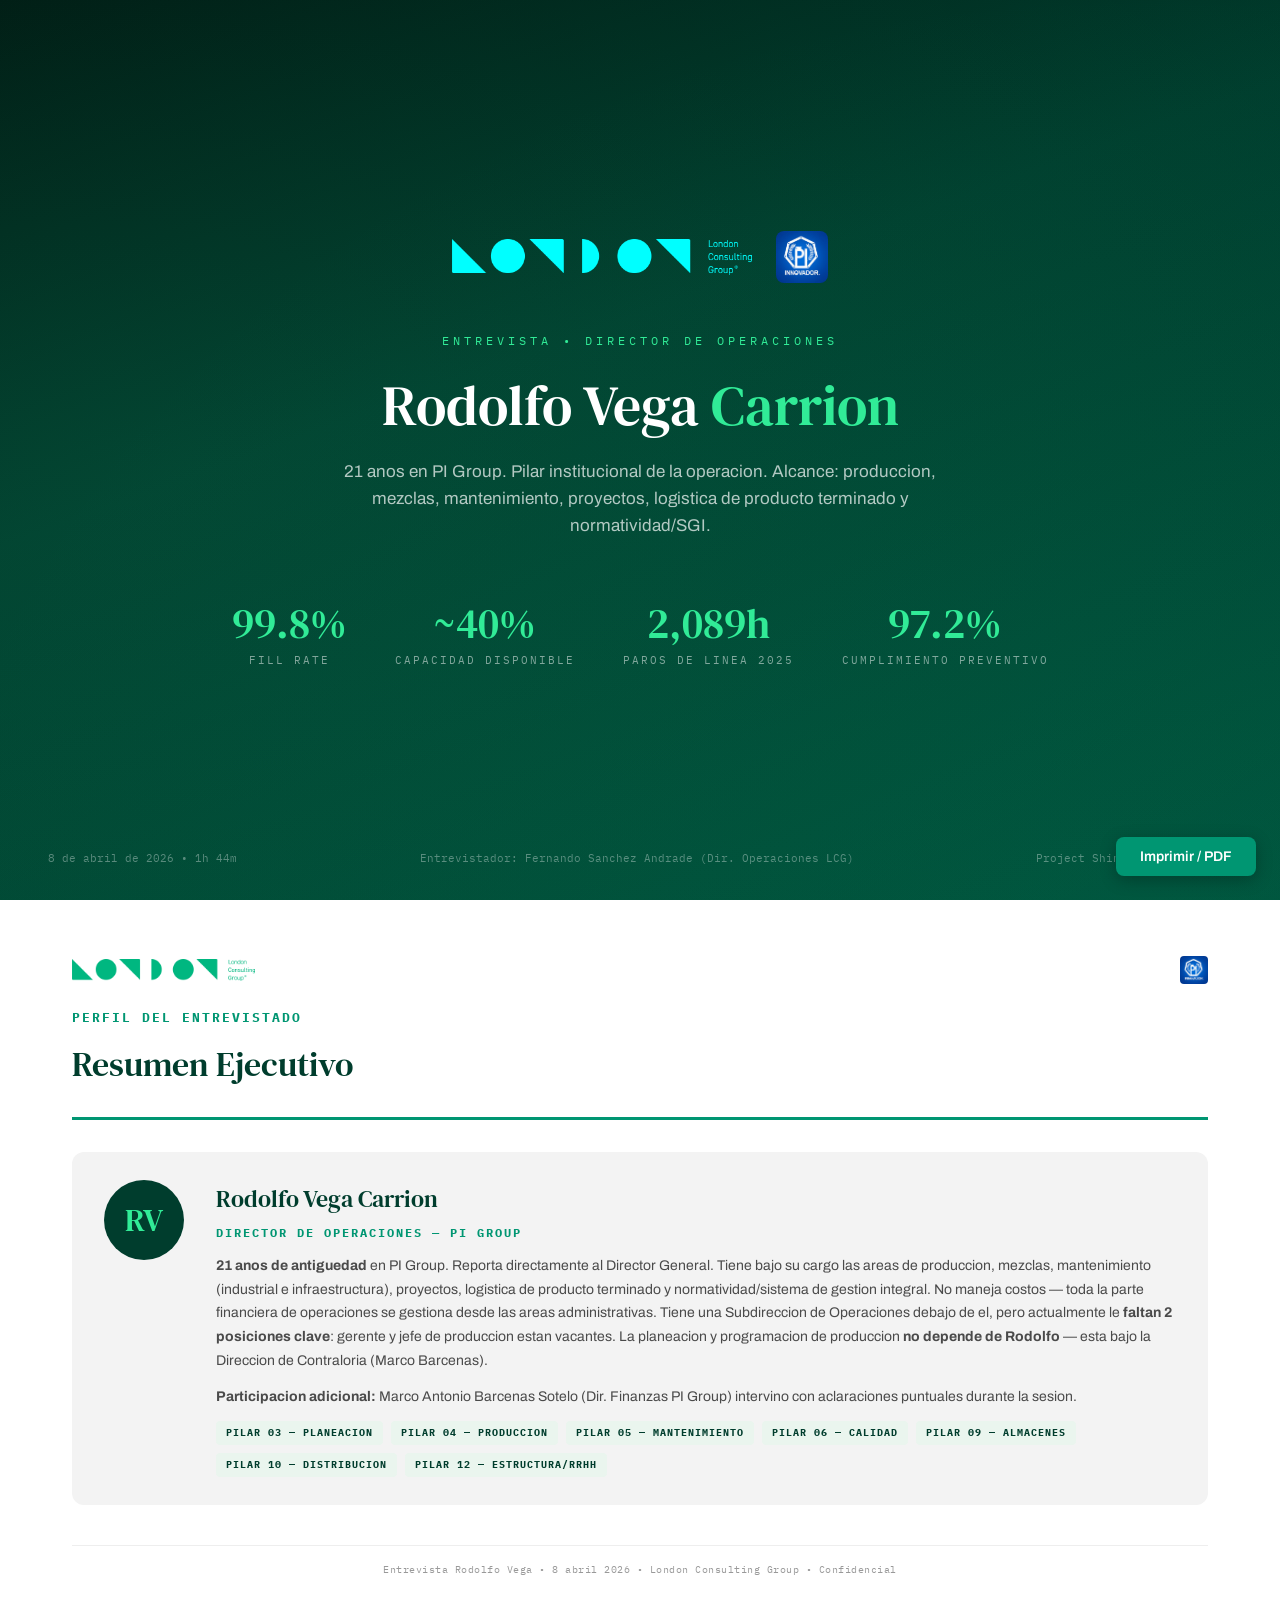
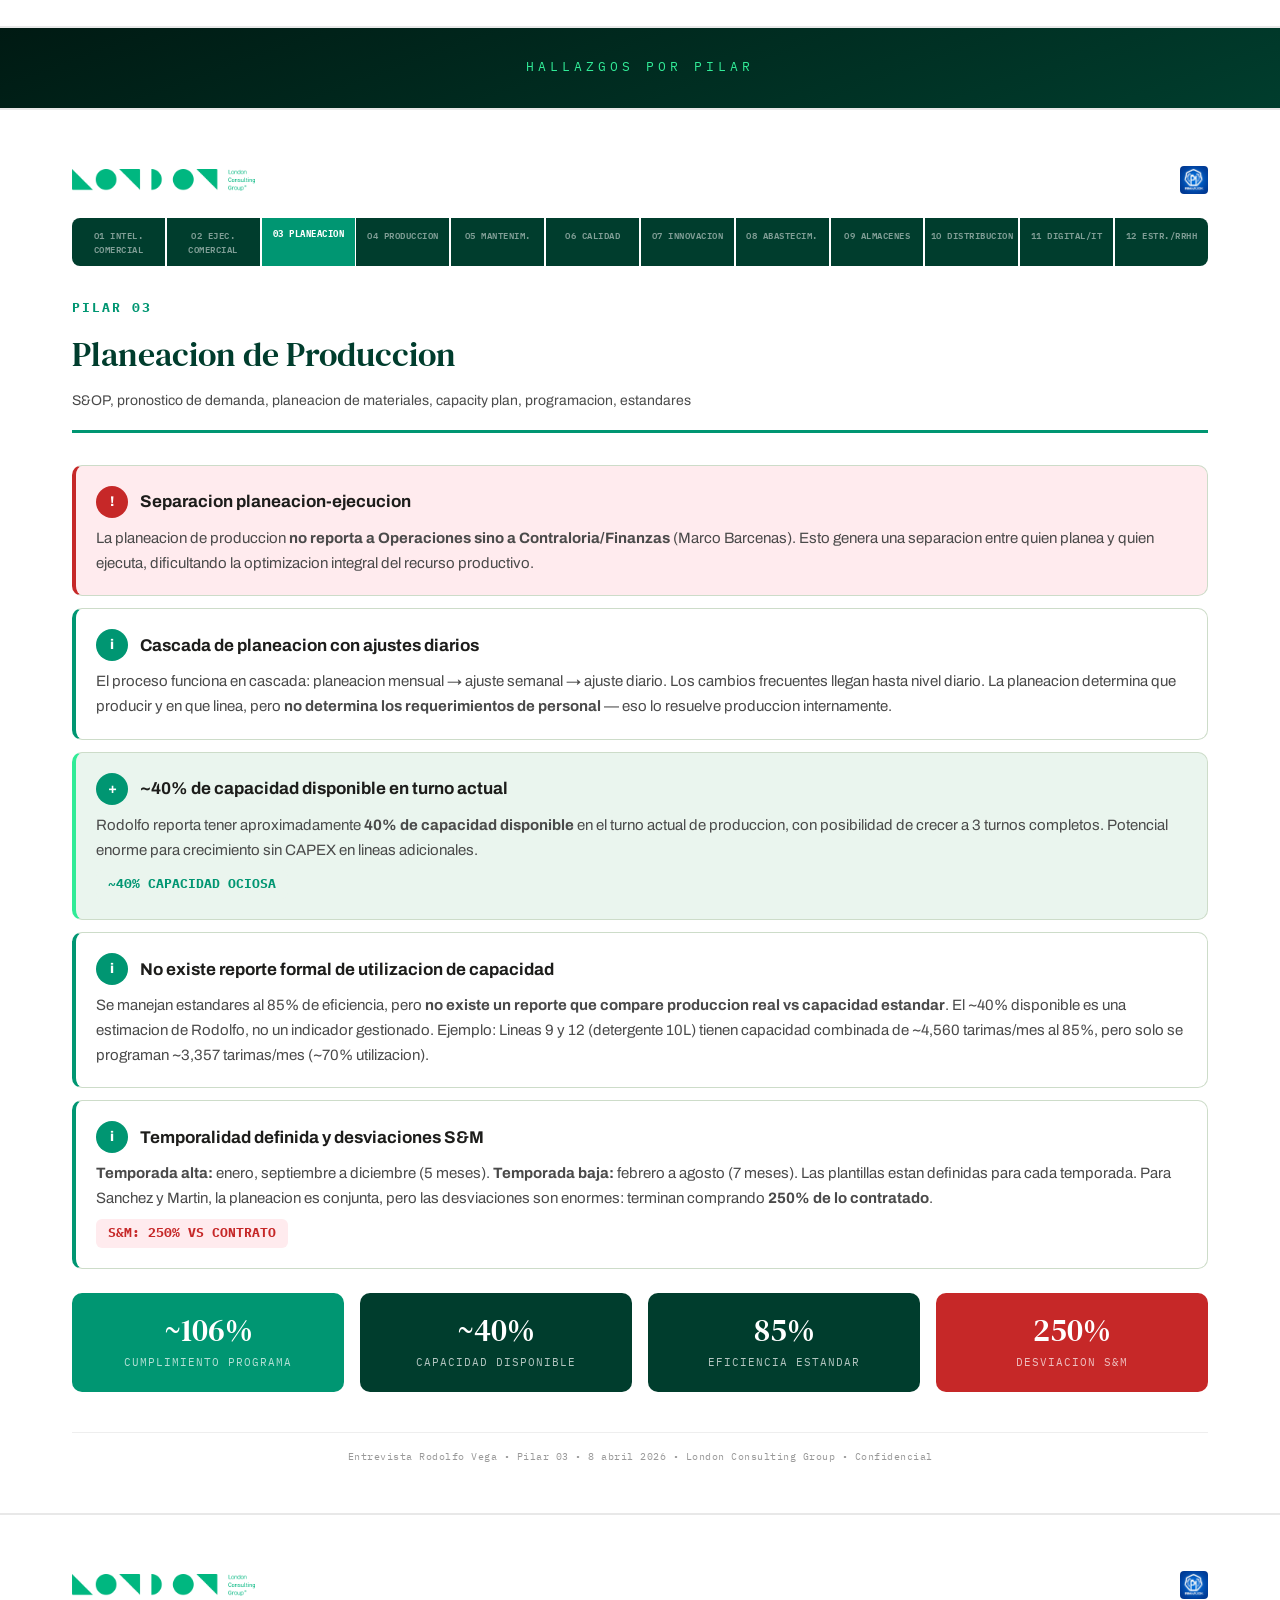
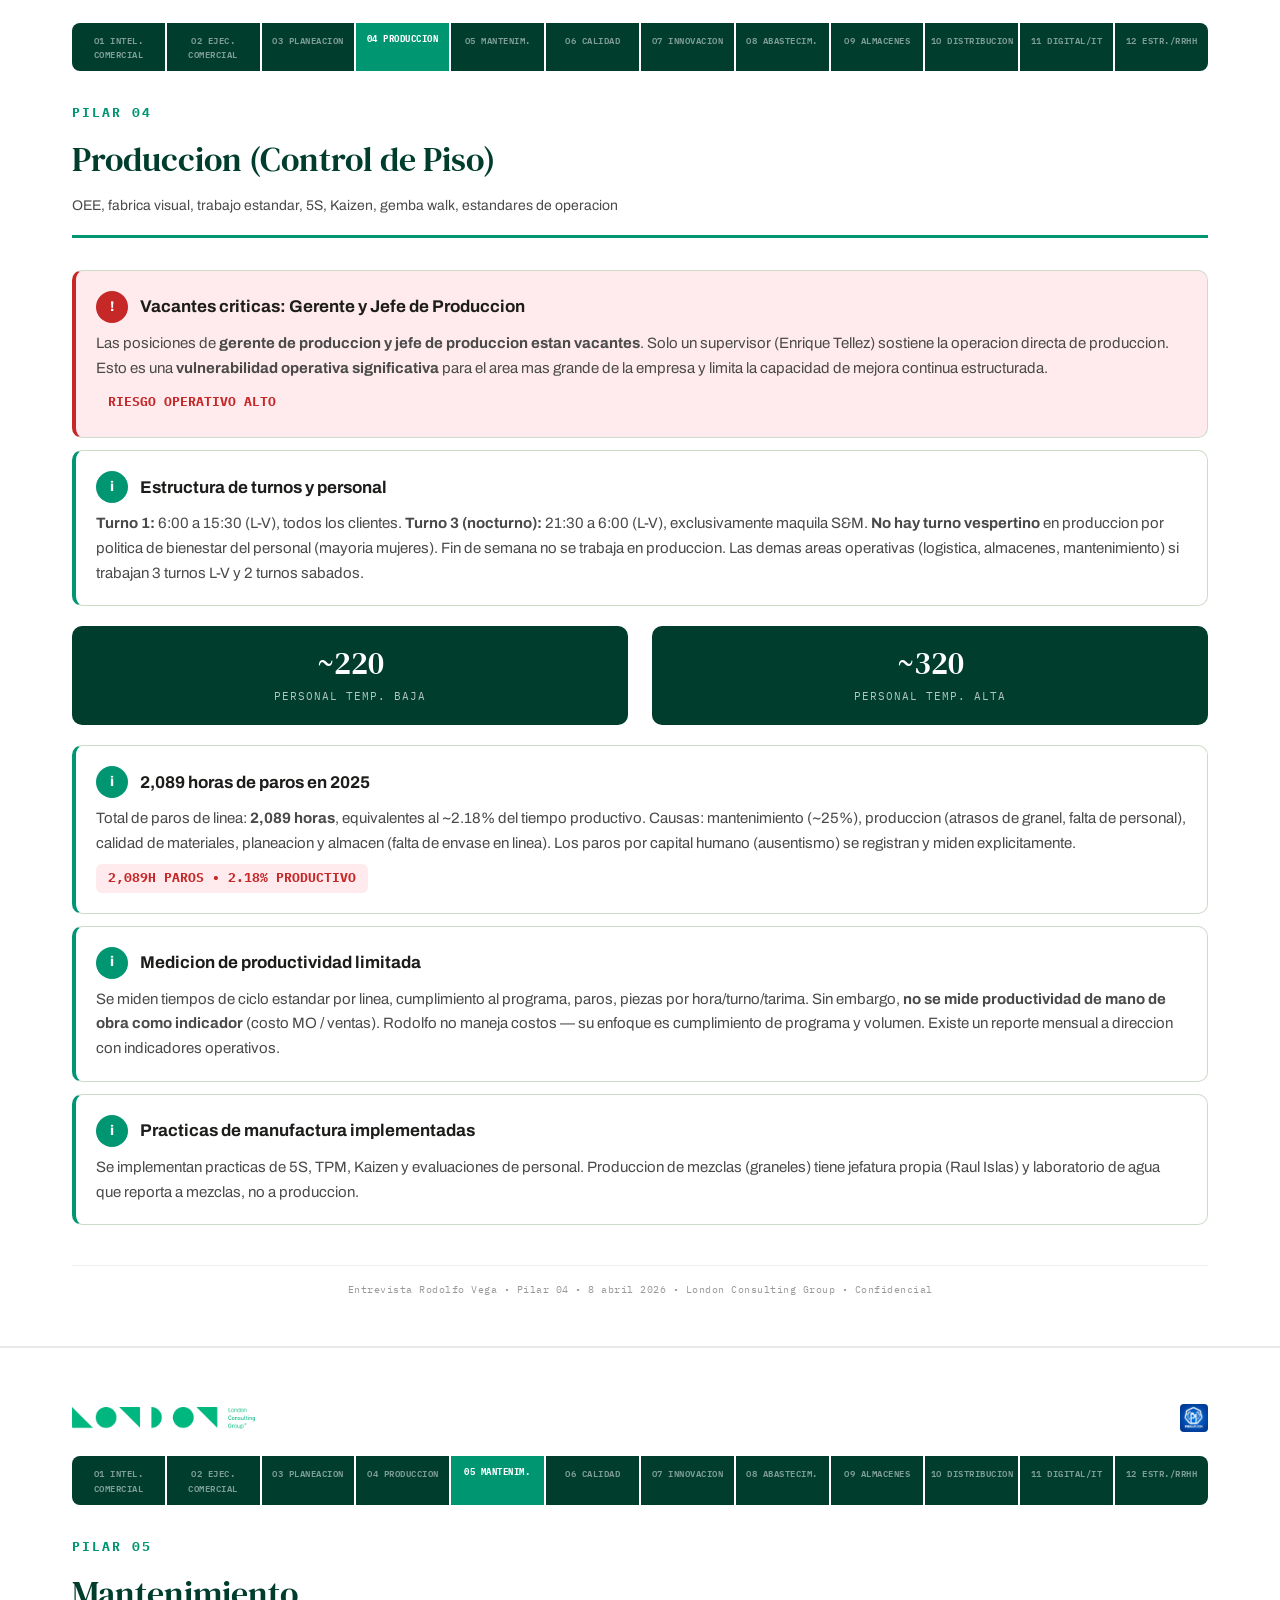
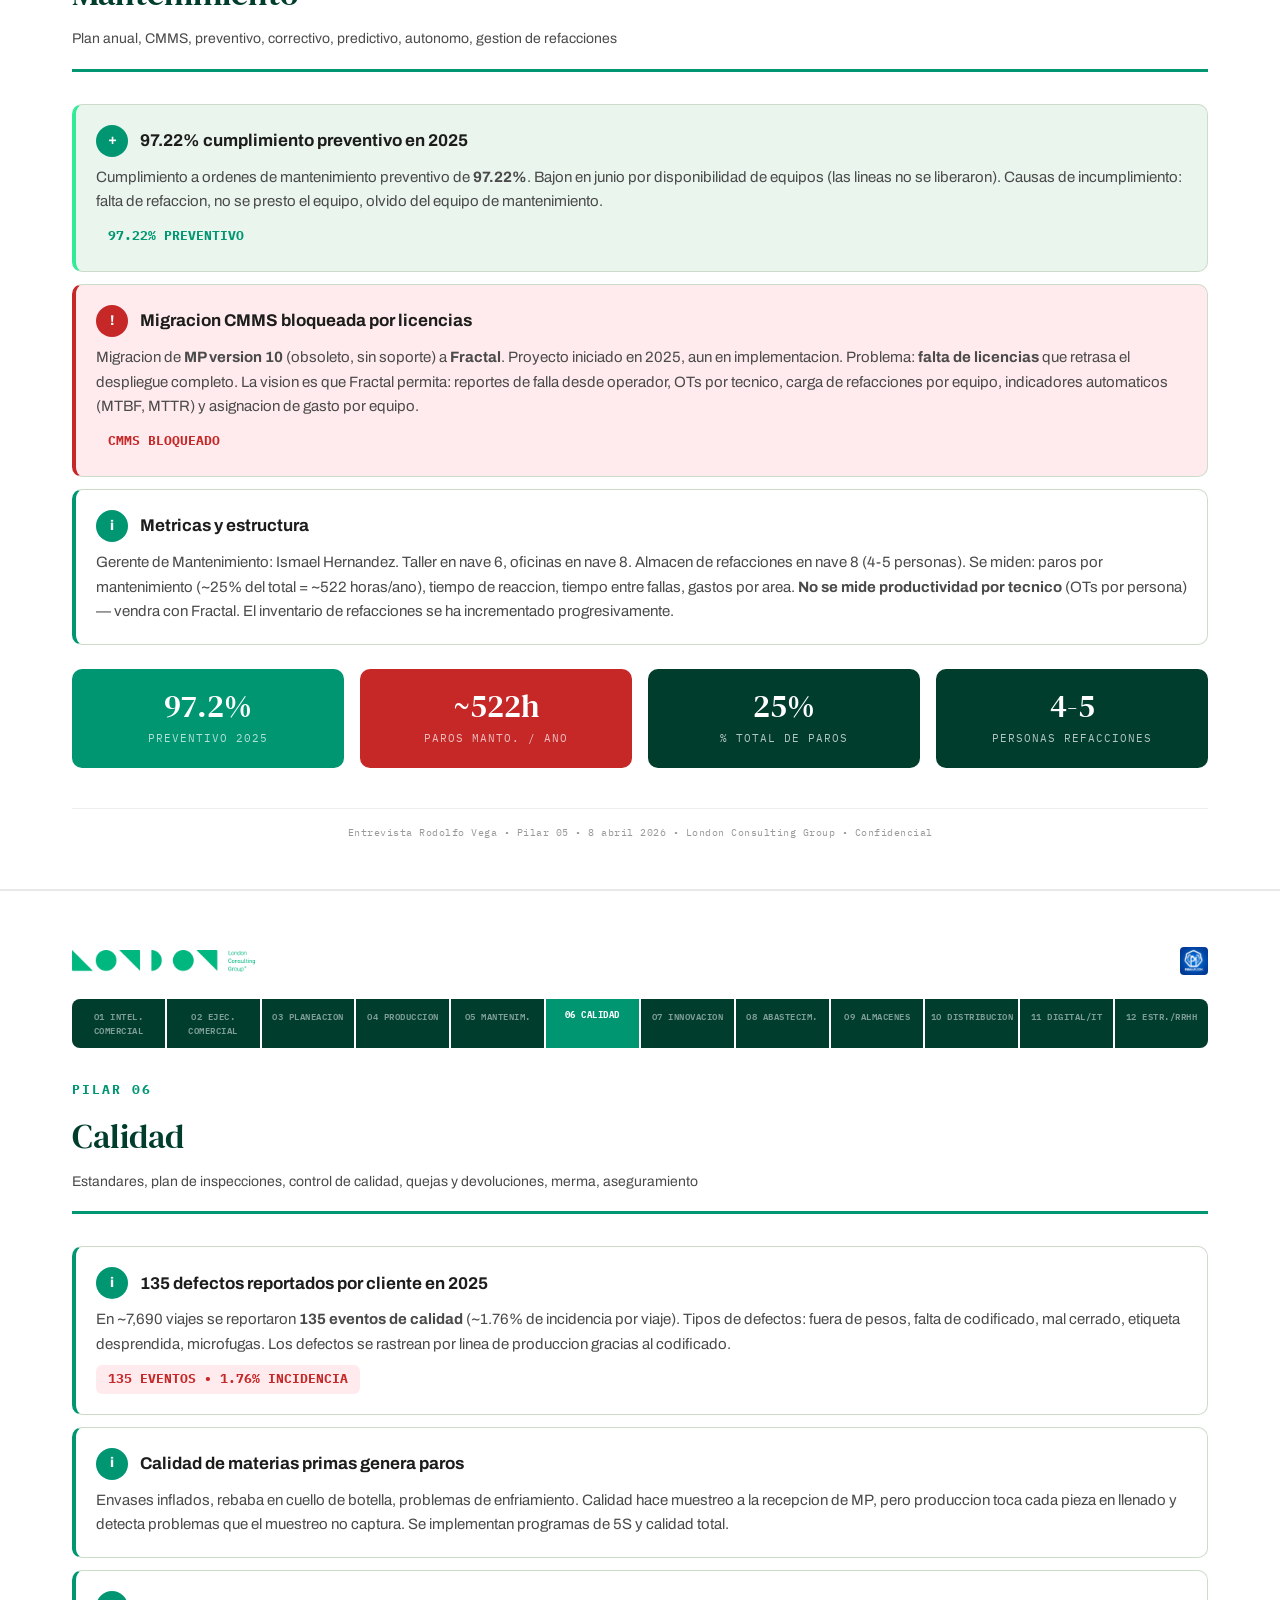
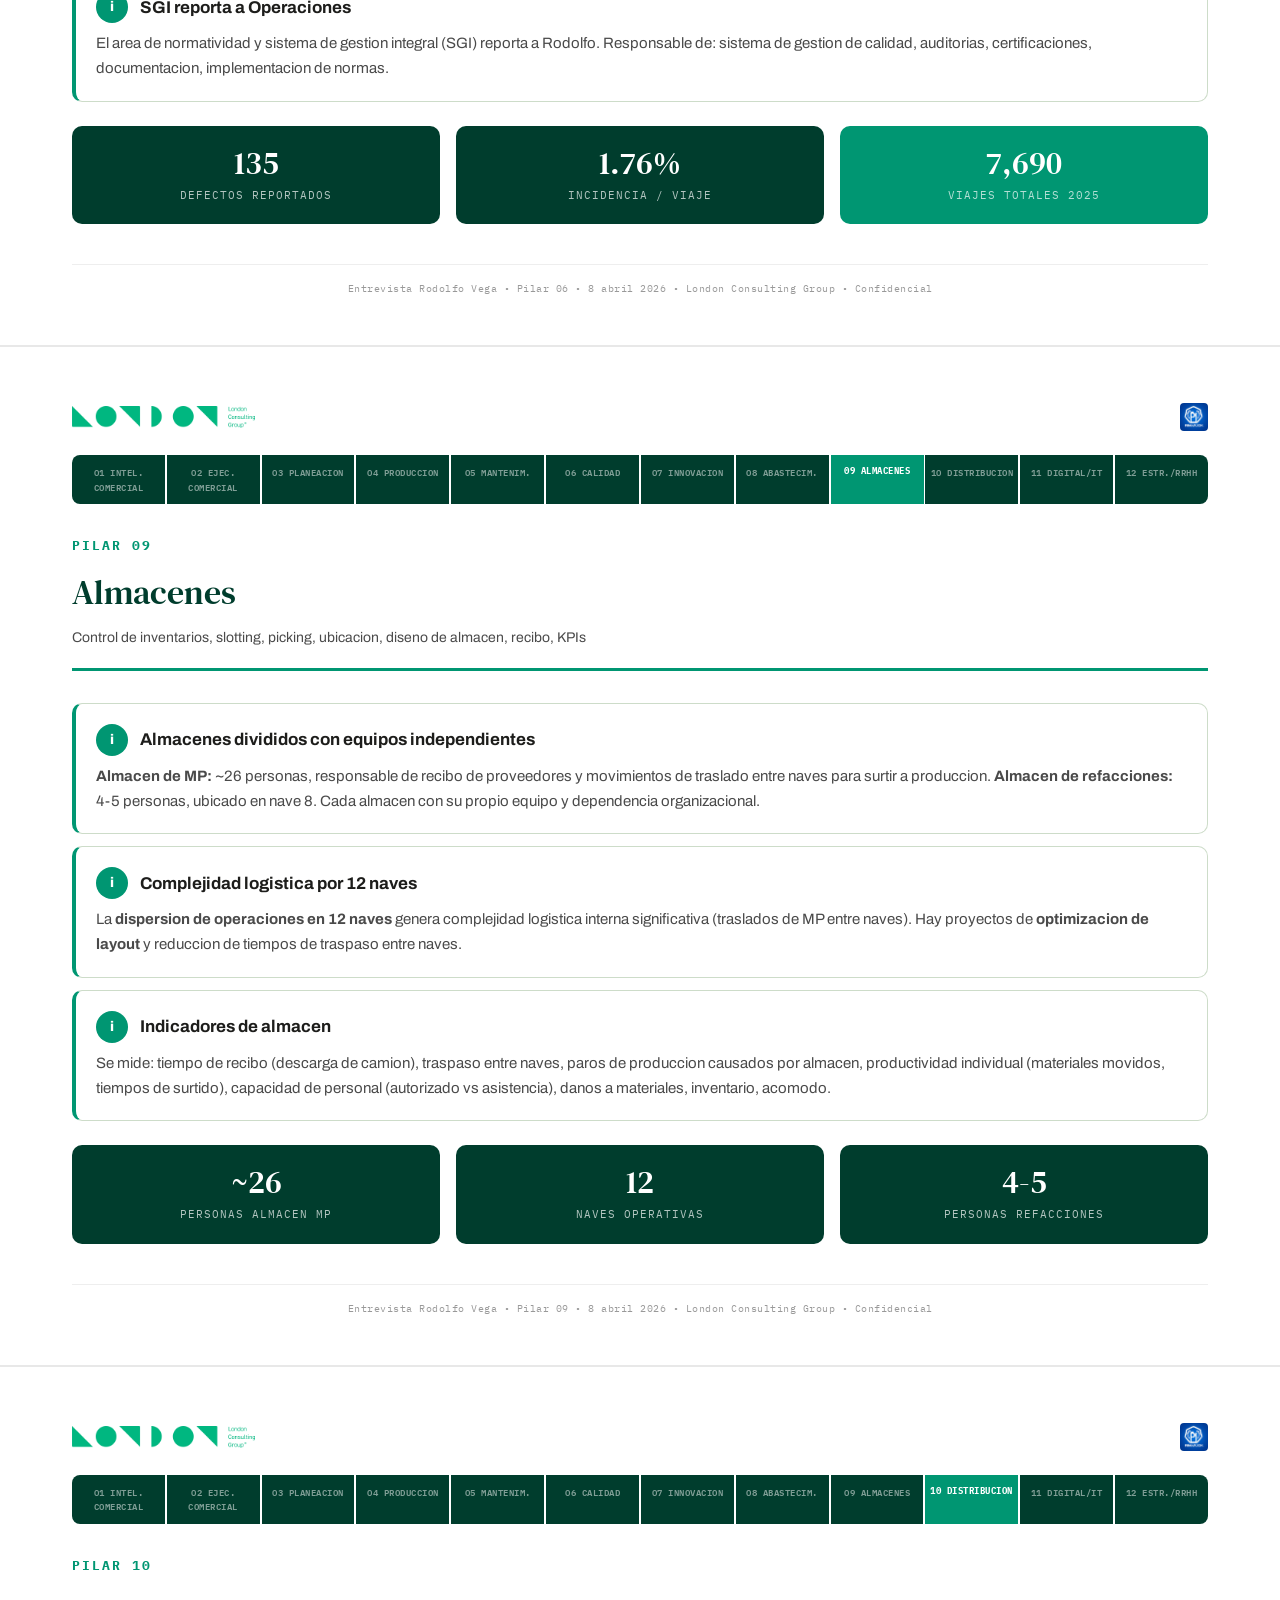
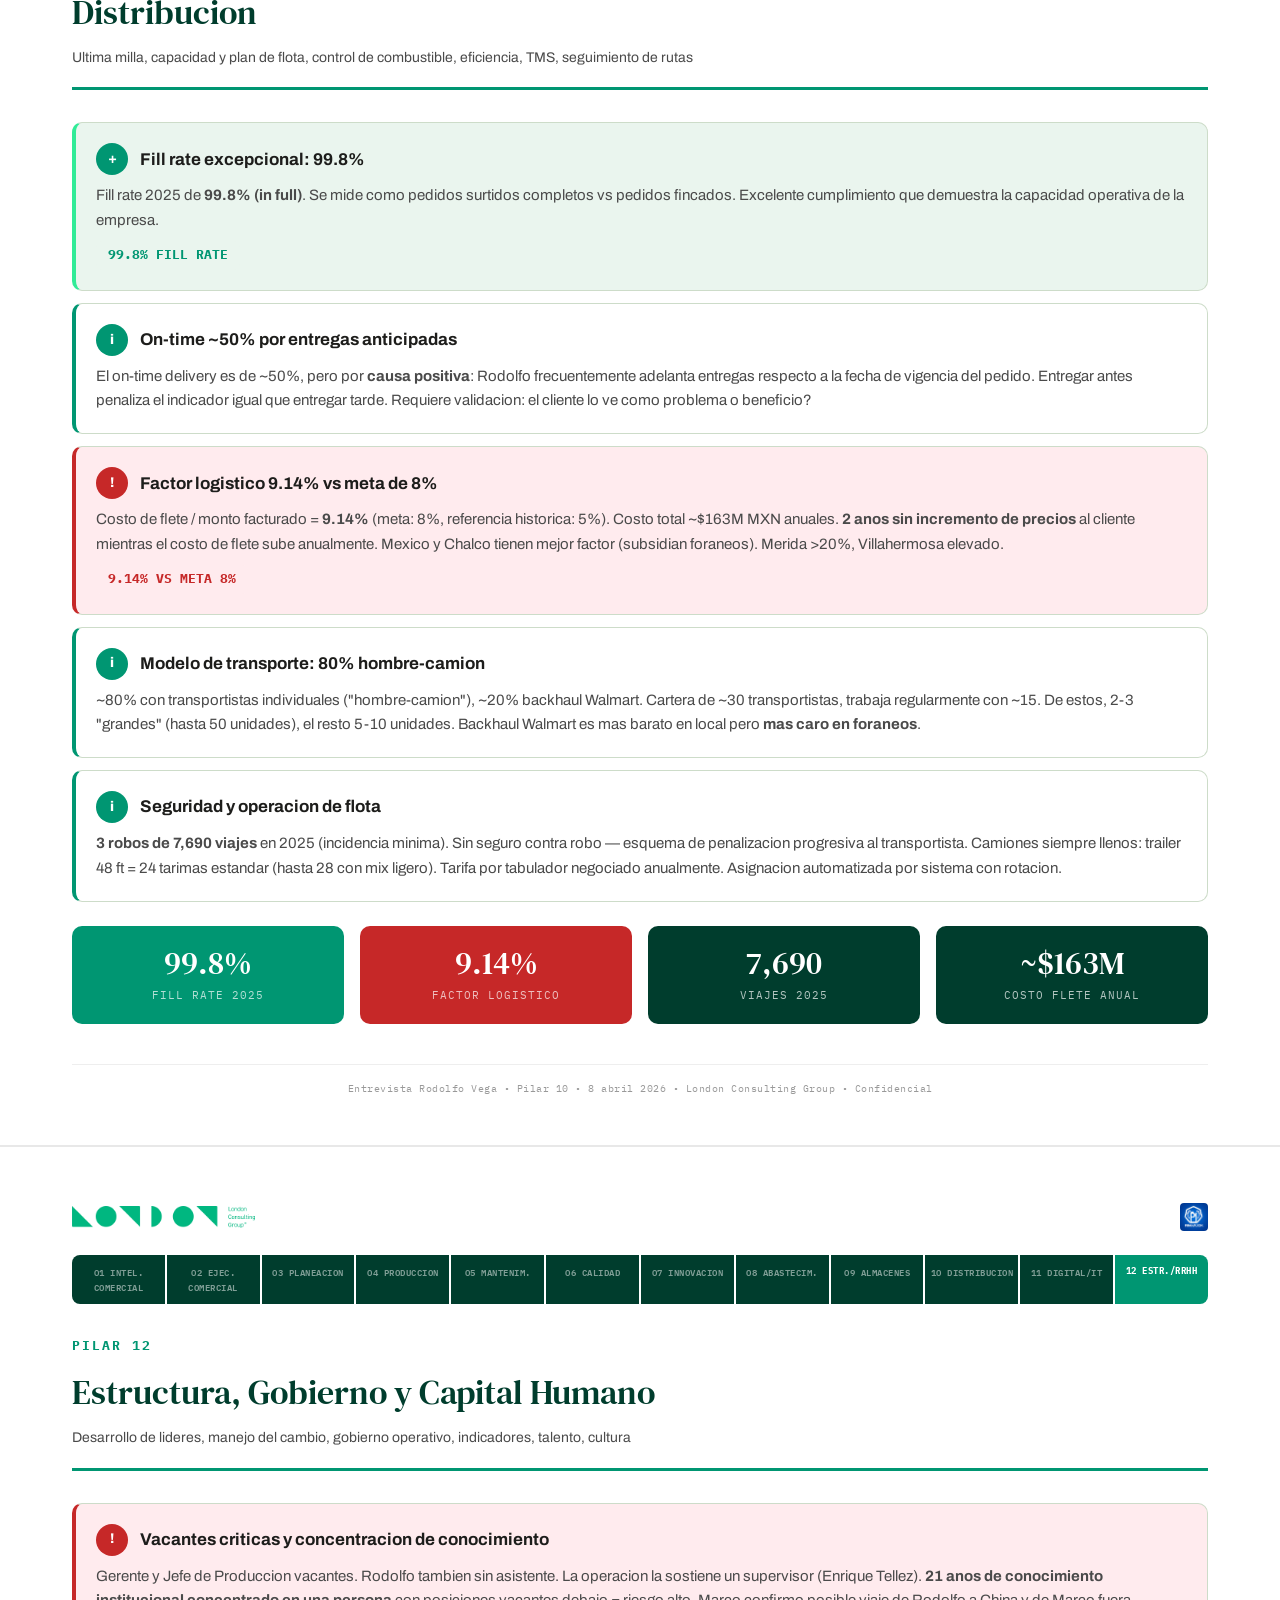
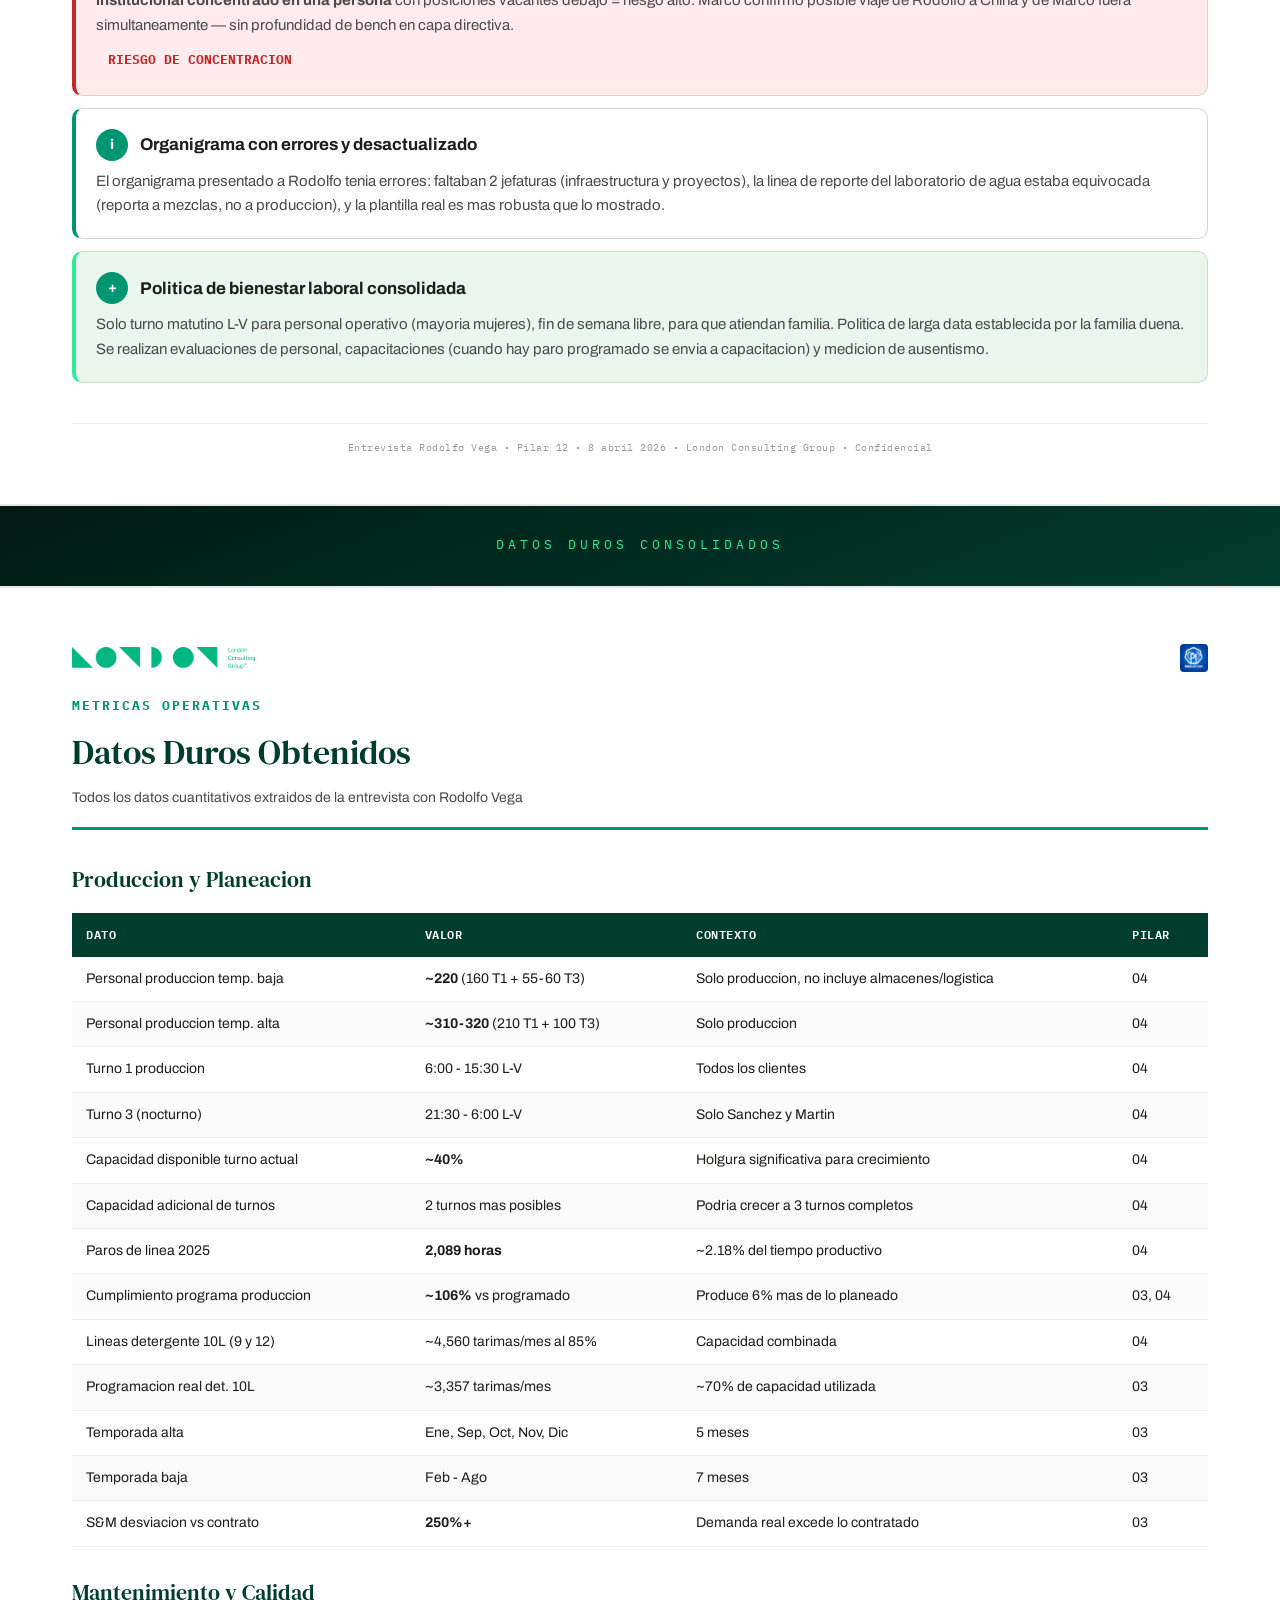
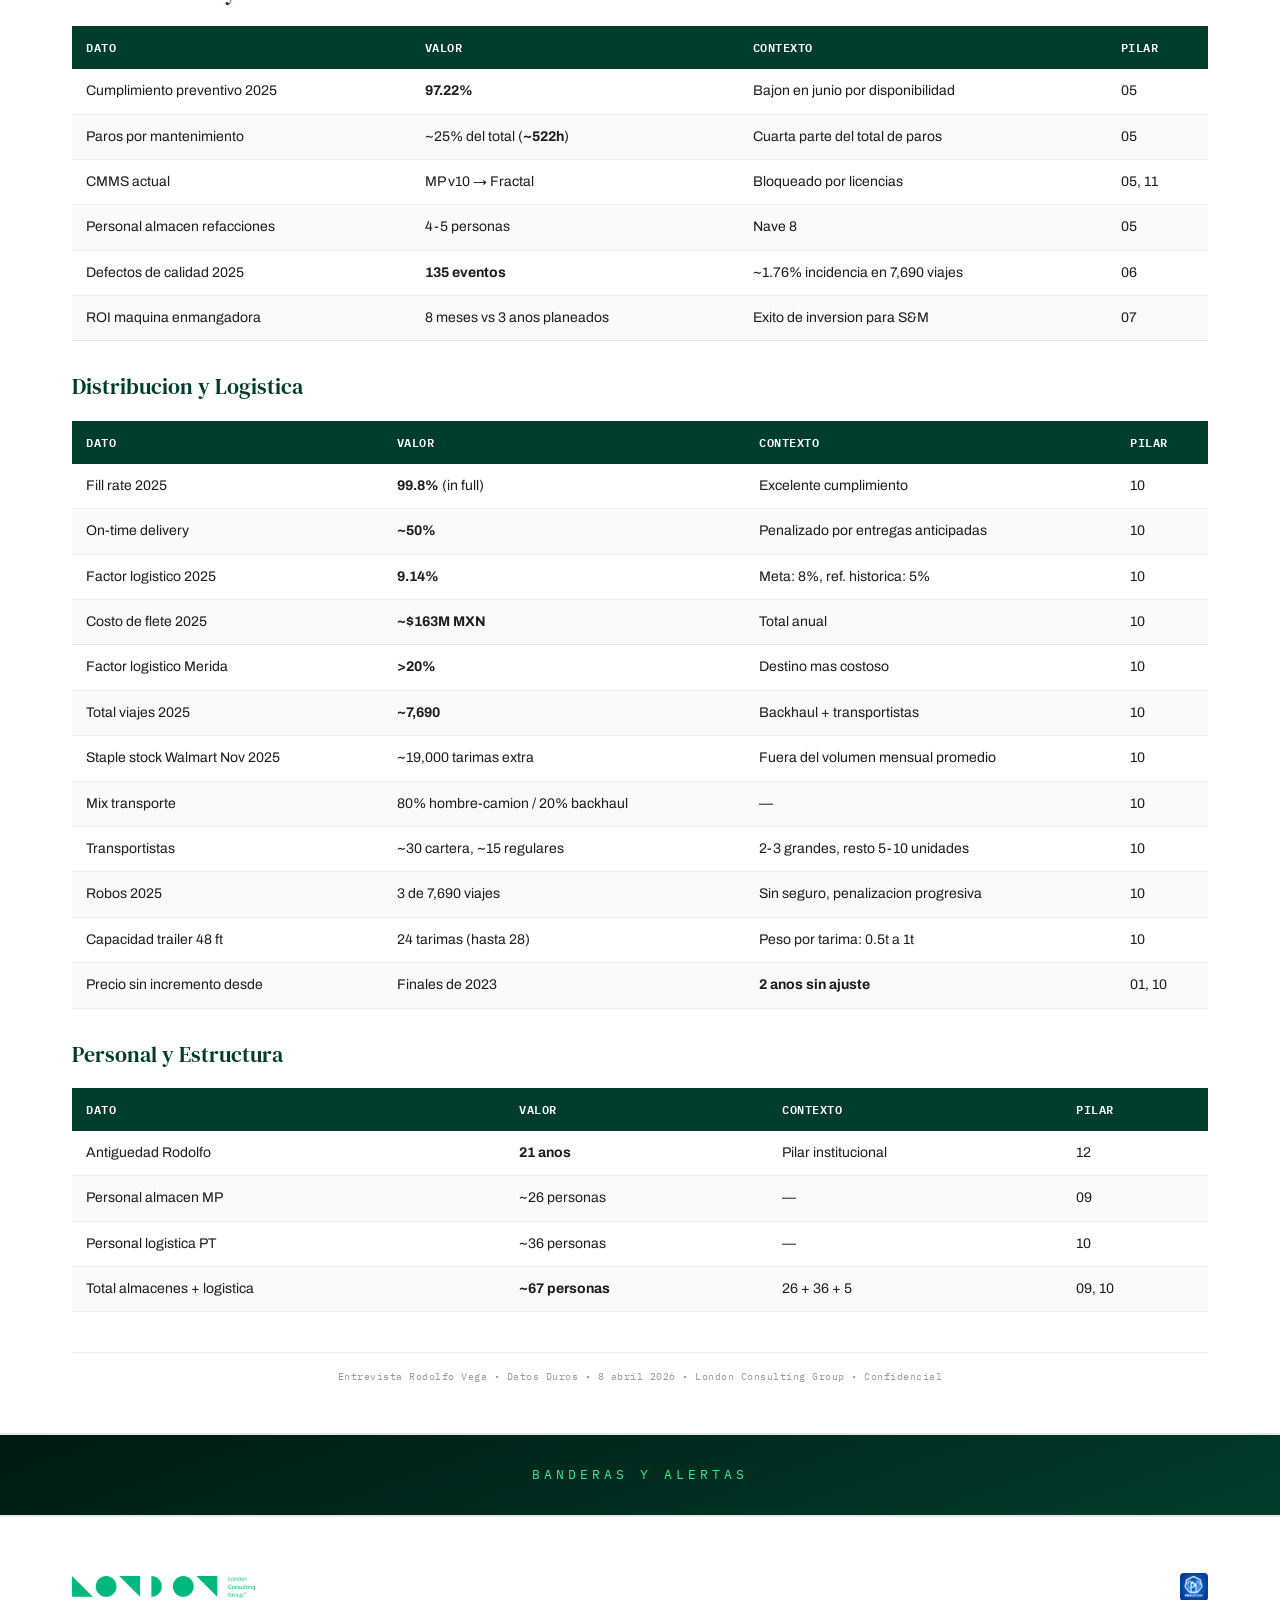
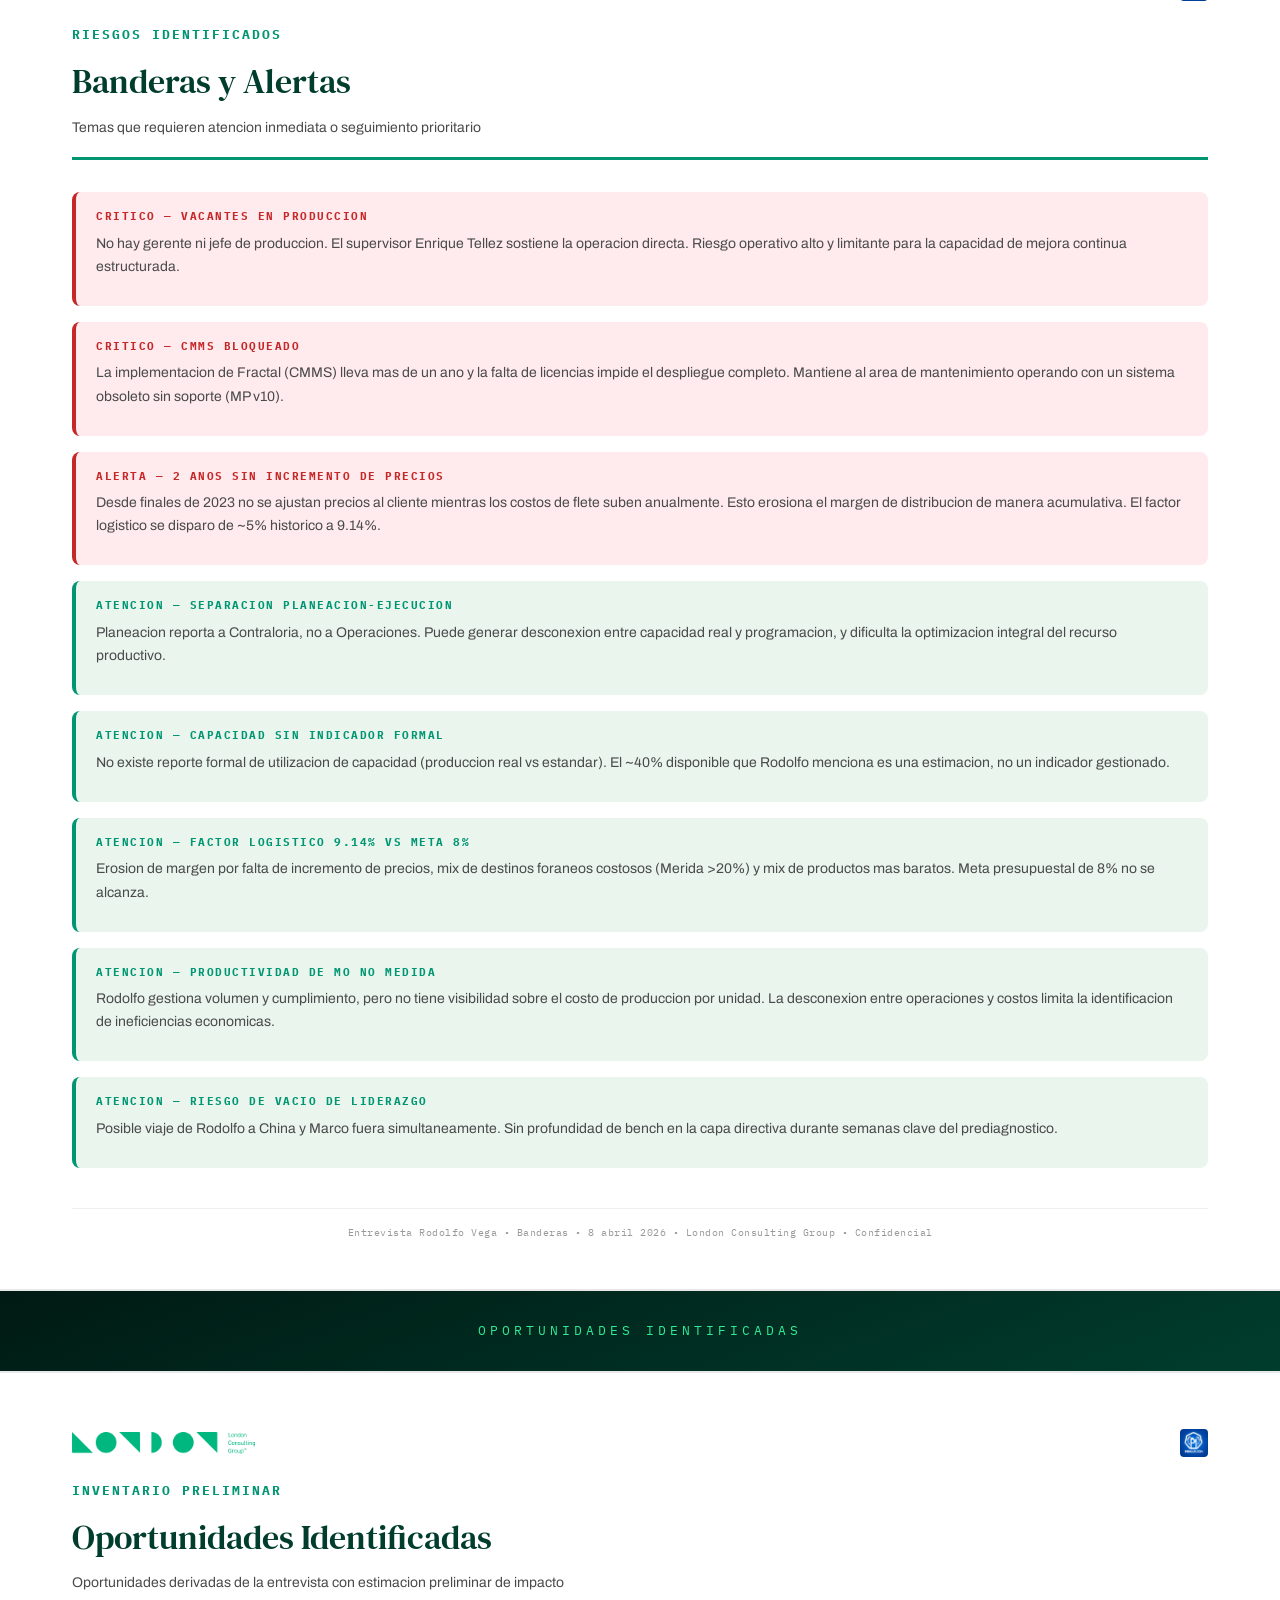
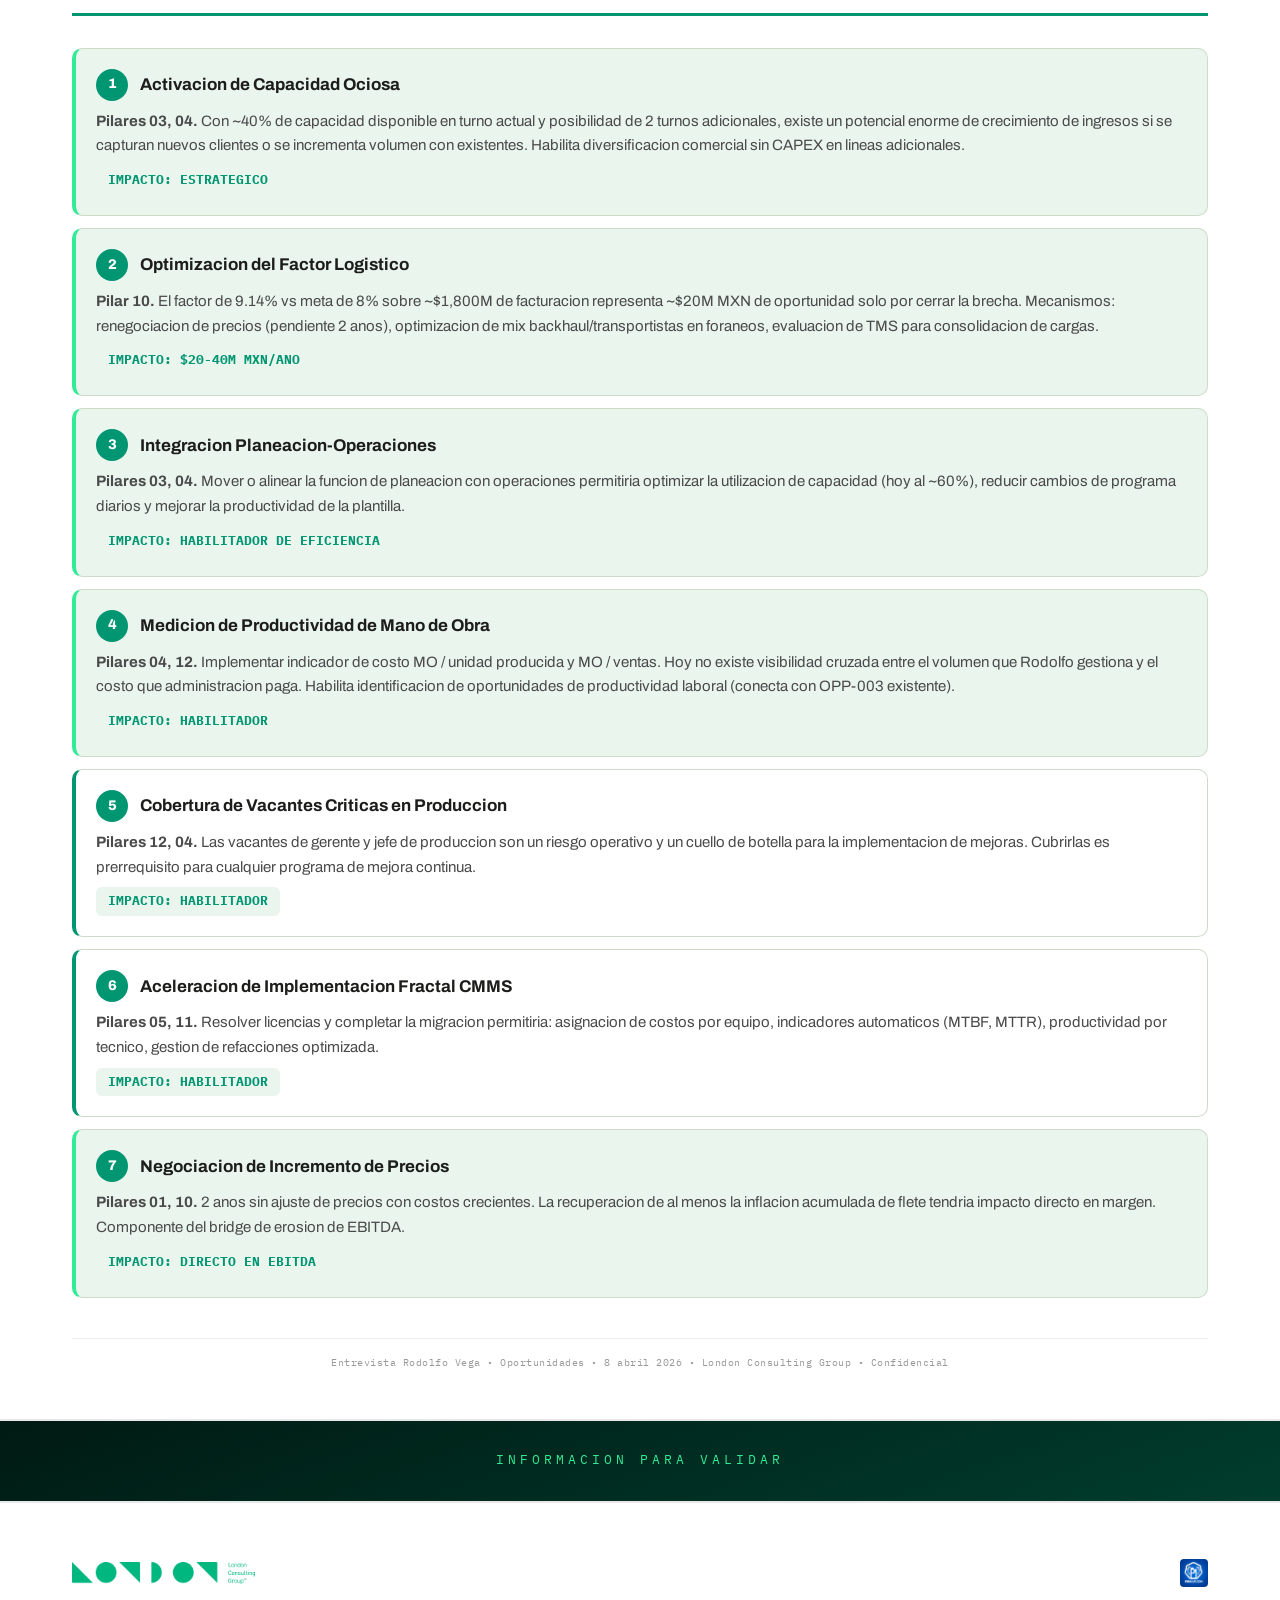
<file: entrevistas/presentaciones/2026-04-08_dir_operaciones_rodolfo_vega.html>
<!DOCTYPE html>
<html lang="es">
<head>
<meta charset="UTF-8">
<meta name="viewport" content="width=device-width, initial-scale=1.0">
<title>Entrevista: Rodolfo Vega Carrion — Director de Operaciones | PI Group | LCG</title>
<link href="https://fonts.googleapis.com/css2?family=DM+Serif+Text:ital@0;1&family=Archivo:wght@300;400;500;600;700&family=IBM+Plex+Mono:wght@400;500;600;700&display=swap" rel="stylesheet">
<style>
:root {
  --lcg-dark: #003D2D;
  --lcg-teal: #009672;
  --lcg-mint: #31EB97;
  --lcg-sage: #CDDCC9;
  --lcg-navy: #1F426E;
  --warm-bg: #F3F3F3;
  --warm-light: #EAF5EE;
  --text: #1D1D1B;
  --text-light: #4a4a4a;
  --border: #CDDCC9;
  --red: #c62828;
  --red-light: #FFEBEE;
}

* { margin: 0; padding: 0; box-sizing: border-box; }

body {
  font-family: 'Archivo', sans-serif;
  color: var(--text);
  background: #e8e8e8;
  line-height: 1.6;
  -webkit-font-smoothing: antialiased;
}

/* ======== COVER ======== */
.cover {
  min-height: 100vh;
  background: linear-gradient(160deg, #001A13 0%, #003D2D 40%, #00523B 100%);
  display: flex;
  flex-direction: column;
  justify-content: center;
  align-items: center;
  text-align: center;
  padding: 48px;
  position: relative;
  overflow: hidden;
}
.cover::before {
  content: '';
  position: absolute;
  top: -50%;
  left: -50%;
  width: 200%;
  height: 200%;
  background: radial-gradient(ellipse at 30% 50%, rgba(49,235,151,0.06) 0%, transparent 60%),
              radial-gradient(ellipse at 70% 80%, rgba(0,150,114,0.08) 0%, transparent 50%);
  pointer-events: none;
}
.cover-logos {
  display: flex;
  align-items: center;
  gap: 24px;
  margin-bottom: 48px;
  position: relative;
  z-index: 1;
}
.cover-tag {
  font-family: 'IBM Plex Mono', monospace;
  font-size: 12px;
  letter-spacing: 4px;
  color: var(--lcg-mint);
  text-transform: uppercase;
  margin-bottom: 24px;
  position: relative;
  z-index: 1;
}
.cover h1 {
  font-family: 'DM Serif Text', serif;
  font-size: 56px;
  color: #fff;
  font-weight: 400;
  line-height: 1.15;
  margin-bottom: 20px;
  position: relative;
  z-index: 1;
}
.cover h1 span { color: var(--lcg-mint); }
.cover-sub {
  font-size: 17px;
  color: rgba(255,255,255,0.7);
  max-width: 640px;
  line-height: 1.6;
  position: relative;
  z-index: 1;
}
.cover-stats {
  display: flex;
  gap: 48px;
  margin-top: 48px;
  position: relative;
  z-index: 1;
}
.cover-stat { text-align: center; }
.cover-stat-num {
  font-family: 'DM Serif Text', serif;
  font-size: 42px;
  color: var(--lcg-mint);
  line-height: 1.1;
}
.cover-stat-label {
  font-family: 'IBM Plex Mono', monospace;
  font-size: 11px;
  text-transform: uppercase;
  letter-spacing: 2px;
  color: rgba(255,255,255,0.5);
  margin-top: 6px;
}
.cover-footer {
  position: absolute;
  bottom: 32px;
  left: 0;
  right: 0;
  display: flex;
  justify-content: space-between;
  padding: 0 48px;
  font-family: 'IBM Plex Mono', monospace;
  font-size: 11px;
  color: rgba(255,255,255,0.35);
  z-index: 1;
}

/* ======== CONTENT PAGE ======== */
.content-page {
  max-width: 1340px;
  margin: 0 auto;
  padding: 56px 72px 48px;
  background: white;
  margin-bottom: 2px;
  position: relative;
}
.page-logos {
  display: flex;
  align-items: center;
  justify-content: space-between;
  margin-bottom: 24px;
}
.page-footer {
  margin-top: 40px;
  padding-top: 16px;
  border-top: 1px solid #eee;
  font-family: 'IBM Plex Mono', monospace;
  font-size: 10px;
  color: #999;
  text-align: center;
  letter-spacing: 0.5px;
}

/* ======== MACRO MAP ======== */
.macro-map {
  display: flex;
  gap: 2px;
  border-radius: 8px;
  overflow: hidden;
  margin-bottom: 32px;
}
.macro-step {
  flex: 1;
  padding: 10px 4px;
  background: var(--lcg-dark);
  color: rgba(255,255,255,0.5);
  font-family: 'IBM Plex Mono', monospace;
  font-size: 9px;
  text-align: center;
  font-weight: 600;
  text-transform: uppercase;
  letter-spacing: 0.5px;
  transition: all 0.3s ease;
}
.macro-step.active {
  background: var(--lcg-teal);
  color: white;
  font-weight: 800;
  transform: scaleY(1.12);
}

/* ======== SECTION HEADER ======== */
.section-header {
  padding-bottom: 18px;
  border-bottom: 3px solid var(--lcg-teal);
  margin-bottom: 32px;
}
.section-number {
  font-family: 'IBM Plex Mono', monospace;
  font-size: 13px;
  text-transform: uppercase;
  color: var(--lcg-teal);
  font-weight: 700;
  letter-spacing: 2px;
}
.section-title {
  font-family: 'DM Serif Text', serif;
  font-size: 34px;
  color: var(--lcg-dark);
  margin: 8px 0;
  font-weight: 400;
}
.section-subtitle {
  font-size: 14px;
  color: var(--text-light);
  font-weight: 400;
}

/* ======== KPI BANNER ======== */
.kpi-banner {
  display: flex;
  gap: 16px;
  flex-wrap: wrap;
  margin: 24px 0;
}
.kpi-item {
  flex: 1;
  min-width: 150px;
  background: var(--lcg-dark);
  color: white;
  padding: 20px;
  border-radius: 10px;
  text-align: center;
}
.kpi-item.red-bg { background: var(--red); }
.kpi-item.teal-bg { background: var(--lcg-teal); }
.kpi-value {
  font-family: 'DM Serif Text', serif;
  font-size: 32px;
  font-weight: 400;
  line-height: 1.1;
}
.kpi-label {
  font-family: 'IBM Plex Mono', monospace;
  font-size: 11px;
  text-transform: uppercase;
  letter-spacing: 1px;
  opacity: 0.7;
  margin-top: 6px;
}

/* ======== MATURITY BOX ======== */
.maturity-box {
  background: var(--warm-bg);
  border-radius: 12px;
  padding: 24px 28px;
  margin: 20px 0;
}
.maturity-header {
  display: flex;
  align-items: baseline;
  gap: 12px;
  margin-bottom: 16px;
}
.maturity-score {
  font-family: 'DM Serif Text', serif;
  font-size: 56px;
  font-weight: 400;
  line-height: 1;
}
.maturity-score.red { color: var(--red); }
.maturity-score.orange { color: #E65100; }
.maturity-score.yellow { color: #F9A825; }
.maturity-score.green { color: var(--lcg-teal); }
.maturity-label {
  font-family: 'IBM Plex Mono', monospace;
  font-size: 13px;
  font-weight: 700;
  text-transform: uppercase;
  letter-spacing: 2px;
}
.maturity-bar-container { margin-top: 8px; }
.maturity-bar-item {
  display: flex;
  align-items: center;
  gap: 8px;
  margin: 6px 0;
}
.bar-label {
  font-size: 13px;
  min-width: 200px;
  color: var(--text-light);
}
.bar-track {
  flex: 1;
  height: 8px;
  background: #e0e0e0;
  border-radius: 4px;
  overflow: hidden;
}
.bar-fill {
  height: 100%;
  border-radius: 4px;
  transition: width 0.8s ease;
}
.bar-fill.red { background: var(--red); }
.bar-fill.orange { background: #E65100; }
.bar-fill.yellow { background: #F9A825; }
.bar-fill.green { background: var(--lcg-teal); }
.bar-value {
  font-family: 'IBM Plex Mono', monospace;
  font-size: 13px;
  font-weight: 700;
  min-width: 24px;
  text-align: right;
}

/* ======== FINDING CARDS ======== */
.finding-card {
  border: 1px solid var(--border);
  border-left: 4px solid var(--lcg-teal);
  border-radius: 10px;
  padding: 20px;
  margin: 12px 0;
}
.finding-card.critical {
  border-left-color: var(--red);
  background: var(--red-light);
}
.finding-card.positive {
  border-left-color: var(--lcg-mint);
  background: var(--warm-light);
}
.finding-header {
  display: flex;
  align-items: center;
  gap: 12px;
  margin-bottom: 8px;
}
.finding-icon {
  width: 32px;
  height: 32px;
  border-radius: 50%;
  display: flex;
  align-items: center;
  justify-content: center;
  font-weight: 800;
  font-size: 14px;
  color: white;
  flex-shrink: 0;
}
.finding-card.critical .finding-icon { background: var(--red); }
.finding-card.positive .finding-icon { background: var(--lcg-teal); }
.finding-card .finding-icon { background: var(--lcg-teal); }
.finding-title {
  font-size: 17px;
  font-weight: 700;
  color: var(--text);
}
.finding-text {
  font-size: 15px;
  line-height: 1.65;
  color: var(--text-light);
  margin-top: 4px;
}
.finding-kpi {
  display: inline-block;
  font-family: 'IBM Plex Mono', monospace;
  font-size: 13px;
  font-weight: 700;
  padding: 4px 12px;
  border-radius: 6px;
  margin-top: 8px;
}
.finding-kpi.red { background: var(--red-light); color: var(--red); }
.finding-kpi.green { background: var(--warm-light); color: var(--lcg-teal); }

/* ======== CALLOUTS ======== */
.callout {
  border-radius: 8px;
  padding: 16px 20px;
  margin: 16px 0;
}
.callout-red { background: var(--red-light); border-left: 4px solid var(--red); }
.callout-green { background: #E8F5E9; border-left: 4px solid var(--lcg-mint); }
.callout-amber { background: var(--warm-light); border-left: 4px solid var(--lcg-teal); }
.callout-label {
  font-family: 'IBM Plex Mono', monospace;
  font-size: 11px;
  font-weight: 700;
  text-transform: uppercase;
  letter-spacing: 1.5px;
  margin-bottom: 6px;
}
.callout p, .callout ul { font-size: 14px; line-height: 1.65; color: var(--text-light); }
.callout ul { padding-left: 18px; margin-top: 4px; }
.callout li { margin-bottom: 4px; }

/* ======== TABLES ======== */
table {
  width: 100%;
  border-collapse: collapse;
  margin: 16px 0;
  font-size: 14px;
}
th {
  background: var(--lcg-dark);
  color: white;
  font-weight: 600;
  font-size: 12px;
  padding: 12px 14px;
  text-align: left;
  font-family: 'IBM Plex Mono', monospace;
  text-transform: uppercase;
  letter-spacing: 0.5px;
}
td {
  padding: 11px 14px;
  border-bottom: 1px solid #eee;
  color: var(--text);
}
tr:nth-child(even) { background: #fafafa; }

/* ======== OPPORTUNITY CARDS ======== */
.opp-card {
  border: 1px solid var(--border);
  border-radius: 10px;
  padding: 16px 20px;
  margin: 10px 0;
  display: flex;
  align-items: center;
  gap: 16px;
}
.opp-id {
  font-family: 'IBM Plex Mono', monospace;
  font-size: 11px;
  font-weight: 700;
  color: var(--lcg-teal);
  min-width: 68px;
}
.opp-name {
  flex: 1;
  font-weight: 600;
  font-size: 15px;
}
.opp-impact {
  font-family: 'IBM Plex Mono', monospace;
  font-size: 13px;
  font-weight: 700;
  color: var(--lcg-dark);
  text-align: right;
  min-width: 120px;
}
.opp-badge {
  font-family: 'IBM Plex Mono', monospace;
  font-size: 10px;
  font-weight: 700;
  text-transform: uppercase;
  letter-spacing: 1px;
  padding: 3px 8px;
  border-radius: 4px;
}
.opp-badge.qw { background: #E8F5E9; color: var(--lcg-teal); }
.opp-badge.mp { background: #FFF3E0; color: #E65100; }
.opp-badge.lp { background: #E3F2FD; color: var(--lcg-navy); }

/* ======== MATURITY GRID ======== */
.maturity-grid {
  display: grid;
  grid-template-columns: repeat(4, 1fr);
  gap: 12px;
  margin: 24px 0;
}
.maturity-cell {
  background: var(--warm-bg);
  border-radius: 8px;
  padding: 16px;
  text-align: center;
  border-left: 4px solid transparent;
}
.maturity-cell.red { border-left-color: var(--red); }
.maturity-cell.orange { border-left-color: #E65100; }
.maturity-cell.yellow { border-left-color: #F9A825; }
.maturity-cell.green { border-left-color: var(--lcg-teal); }
.maturity-cell-score {
  font-family: 'DM Serif Text', serif;
  font-size: 32px;
  font-weight: 400;
  line-height: 1;
}
.maturity-cell-score.red { color: var(--red); }
.maturity-cell-score.orange { color: #E65100; }
.maturity-cell-score.yellow { color: #F9A825; }
.maturity-cell-score.green { color: var(--lcg-teal); }
.maturity-cell-name {
  font-family: 'IBM Plex Mono', monospace;
  font-size: 10px;
  text-transform: uppercase;
  letter-spacing: 1px;
  color: var(--text-light);
  margin-top: 6px;
}
.maturity-cell-num {
  font-family: 'IBM Plex Mono', monospace;
  font-size: 9px;
  color: #999;
  margin-top: 2px;
}

/* ======== TWO COLUMN ======== */
.two-col {
  display: grid;
  grid-template-columns: 1fr 1fr;
  gap: 24px;
}

/* ======== HEADINGS ======== */
h3 {
  font-family: 'DM Serif Text', serif;
  font-size: 22px;
  color: var(--lcg-dark);
  margin: 28px 0 12px;
  font-weight: 400;
}
h4 {
  font-family: 'Archivo', sans-serif;
  font-size: 16px;
  font-weight: 700;
  color: var(--text);
  margin: 20px 0 8px;
}
p {
  font-size: 15px;
  line-height: 1.7;
  color: var(--text-light);
  margin-bottom: 12px;
}

/* ======== VERBATIM ======== */
.verbatim {
  background: linear-gradient(135deg, #f0f5f2, #e8efe9);
  padding: 20px 24px;
  border-left: 4px solid var(--lcg-teal);
  border-radius: 10px;
  margin: 16px 0;
  position: relative;
}
.verbatim::before {
  content: '\201C';
  font-family: 'DM Serif Text', serif;
  font-size: 48px;
  color: var(--lcg-teal);
  position: absolute;
  top: 8px;
  left: 12px;
  opacity: 0.3;
}
.verbatim-text {
  font-size: 15px;
  font-style: italic;
  line-height: 1.7;
  padding-left: 24px;
  color: var(--text);
}
.verbatim-source {
  font-family: 'IBM Plex Mono', monospace;
  font-size: 12px;
  font-weight: 600;
  margin-top: 8px;
  padding-left: 24px;
  color: var(--lcg-teal);
}

/* ======== PRINT BUTTON ======== */
.print-btn {
  position: fixed;
  bottom: 24px;
  right: 24px;
  background: var(--lcg-teal);
  color: white;
  border: none;
  padding: 12px 24px;
  border-radius: 8px;
  font-family: 'Archivo', sans-serif;
  font-weight: 600;
  font-size: 14px;
  cursor: pointer;
  z-index: 1000;
  box-shadow: 0 4px 16px rgba(0,0,0,0.25);
  transition: all 0.2s;
}
.print-btn:hover { background: var(--lcg-dark); transform: translateY(-2px); }

/* ======== STATUS TAGS ======== */
.status-tag {
  font-family: 'IBM Plex Mono', monospace;
  font-size: 10px;
  font-weight: 700;
  text-transform: uppercase;
  letter-spacing: 0.5px;
  padding: 2px 8px;
  border-radius: 4px;
  display: inline-block;
}
.status-tag.validada { background: #E8F5E9; color: var(--lcg-teal); }
.status-tag.analisis { background: #FFF3E0; color: #E65100; }
.status-tag.identificada { background: #E3F2FD; color: var(--lcg-navy); }
.status-tag.pendiente { background: #FFF3E0; color: #E65100; }
.status-tag.recibido { background: #E8F5E9; color: var(--lcg-teal); }
.status-tag.comprometido { background: #E3F2FD; color: var(--lcg-navy); }

/* ======== SECTION DIVIDER ======== */
.section-divider {
  min-height: 80px;
  background: linear-gradient(160deg, #001A13, #003D2D);
  display: flex;
  align-items: center;
  justify-content: center;
  max-width: 1340px;
  margin: 0 auto 2px;
}
.section-divider-text {
  font-family: 'IBM Plex Mono', monospace;
  font-size: 13px;
  letter-spacing: 4px;
  color: var(--lcg-mint);
  text-transform: uppercase;
}

/* ======== PROFILE CARD ======== */
.profile-card {
  display: flex;
  gap: 32px;
  align-items: flex-start;
  background: var(--warm-bg);
  border-radius: 12px;
  padding: 28px 32px;
  margin: 20px 0;
}
.profile-avatar {
  width: 80px;
  height: 80px;
  border-radius: 50%;
  background: var(--lcg-dark);
  color: var(--lcg-mint);
  font-family: 'DM Serif Text', serif;
  font-size: 32px;
  display: flex;
  align-items: center;
  justify-content: center;
  flex-shrink: 0;
}
.profile-info { flex: 1; }
.profile-name {
  font-family: 'DM Serif Text', serif;
  font-size: 24px;
  color: var(--lcg-dark);
  margin-bottom: 4px;
}
.profile-role {
  font-family: 'IBM Plex Mono', monospace;
  font-size: 12px;
  text-transform: uppercase;
  letter-spacing: 2px;
  color: var(--lcg-teal);
  font-weight: 700;
}
.profile-detail {
  font-size: 14px;
  color: var(--text-light);
  margin-top: 12px;
  line-height: 1.7;
}
.profile-tags {
  display: flex;
  flex-wrap: wrap;
  gap: 8px;
  margin-top: 12px;
}
.profile-tag {
  font-family: 'IBM Plex Mono', monospace;
  font-size: 10px;
  font-weight: 700;
  text-transform: uppercase;
  letter-spacing: 1px;
  padding: 4px 10px;
  border-radius: 4px;
  background: var(--warm-light);
  color: var(--lcg-dark);
}

/* ======== CHECKLIST ======== */
.checklist { list-style: none; padding: 0; margin: 16px 0; }
.checklist li {
  padding: 10px 16px;
  border-bottom: 1px solid #eee;
  font-size: 14px;
  color: var(--text-light);
  line-height: 1.6;
  display: flex;
  align-items: flex-start;
  gap: 10px;
}
.checklist li::before {
  content: '';
  width: 18px;
  height: 18px;
  border: 2px solid var(--lcg-teal);
  border-radius: 4px;
  flex-shrink: 0;
  margin-top: 2px;
}

/* ======== PRINT ======== */
@media print {
  .print-btn { display: none; }
  .content-page { break-inside: avoid; padding: 36px 48px; }
  .cover { break-after: page; }
  body { background: white; }
  .section-divider { break-before: page; }
}

/* ======== RESPONSIVE ======== */
@media (max-width: 900px) {
  .content-page { padding: 32px 24px; }
  .section-title { font-size: 26px; }
  .cover h1 { font-size: 36px; }
  .cover-stats { flex-direction: column; gap: 20px; }
  .kpi-banner { flex-direction: column; }
  .two-col { grid-template-columns: 1fr; }
  .macro-map { overflow-x: auto; }
  .macro-step { min-width: 70px; }
  .maturity-grid { grid-template-columns: repeat(2, 1fr); }
  .profile-card { flex-direction: column; gap: 16px; }
}
</style>
</head>
<body>

<!-- ============================================================ -->
<!-- COVER -->
<!-- ============================================================ -->
<div class="cover">
  <div class="cover-logos">
    <img src="../../assets/logo_lcg.png" alt="LCG" height="36" style="filter:brightness(10)">
    <img src="../../assets/logo_pi.jpeg" alt="PI Group" height="52" style="border-radius:8px">
  </div>
  <div class="cover-tag">Entrevista &bull; Director de Operaciones</div>
  <h1>Rodolfo Vega <span>Carrion</span></h1>
  <p class="cover-sub">21 anos en PI Group. Pilar institucional de la operacion. Alcance: produccion, mezclas, mantenimiento, proyectos, logistica de producto terminado y normatividad/SGI.</p>
  <div class="cover-stats">
    <div class="cover-stat">
      <div class="cover-stat-num">99.8%</div>
      <div class="cover-stat-label">Fill Rate</div>
    </div>
    <div class="cover-stat">
      <div class="cover-stat-num">~40%</div>
      <div class="cover-stat-label">Capacidad Disponible</div>
    </div>
    <div class="cover-stat">
      <div class="cover-stat-num">2,089h</div>
      <div class="cover-stat-label">Paros de Linea 2025</div>
    </div>
    <div class="cover-stat">
      <div class="cover-stat-num">97.2%</div>
      <div class="cover-stat-label">Cumplimiento Preventivo</div>
    </div>
  </div>
  <div class="cover-footer">
    <span>8 de abril de 2026 &bull; 1h 44m</span>
    <span>Entrevistador: Fernando Sanchez Andrade (Dir. Operaciones LCG)</span>
    <span>Project Shine &bull; Confidencial</span>
  </div>
</div>

<!-- ============================================================ -->
<!-- RESUMEN DEL ENTREVISTADO -->
<!-- ============================================================ -->
<div class="content-page">
  <div class="page-logos">
    <img src="../../assets/logo_lcg.png" alt="LCG" height="22">
    <img src="../../assets/logo_pi.jpeg" alt="PI Group" height="28" style="border-radius:4px">
  </div>

  <div class="section-header">
    <div class="section-number">Perfil del Entrevistado</div>
    <div class="section-title">Resumen Ejecutivo</div>
  </div>

  <div class="profile-card">
    <div class="profile-avatar">RV</div>
    <div class="profile-info">
      <div class="profile-name">Rodolfo Vega Carrion</div>
      <div class="profile-role">Director de Operaciones &mdash; PI Group</div>
      <div class="profile-detail">
        <strong>21 anos de antiguedad</strong> en PI Group. Reporta directamente al Director General. Tiene bajo su cargo las areas de produccion, mezclas, mantenimiento (industrial e infraestructura), proyectos, logistica de producto terminado y normatividad/sistema de gestion integral. No maneja costos &mdash; toda la parte financiera de operaciones se gestiona desde las areas administrativas. Tiene una Subdireccion de Operaciones debajo de el, pero actualmente le <strong>faltan 2 posiciones clave</strong>: gerente y jefe de produccion estan vacantes. La planeacion y programacion de produccion <strong>no depende de Rodolfo</strong> &mdash; esta bajo la Direccion de Contraloria (Marco Barcenas).
      </div>
      <div class="profile-detail">
        <strong>Participacion adicional:</strong> Marco Antonio Barcenas Sotelo (Dir. Finanzas PI Group) intervino con aclaraciones puntuales durante la sesion.
      </div>
      <div class="profile-tags">
        <span class="profile-tag">Pilar 03 &mdash; Planeacion</span>
        <span class="profile-tag">Pilar 04 &mdash; Produccion</span>
        <span class="profile-tag">Pilar 05 &mdash; Mantenimiento</span>
        <span class="profile-tag">Pilar 06 &mdash; Calidad</span>
        <span class="profile-tag">Pilar 09 &mdash; Almacenes</span>
        <span class="profile-tag">Pilar 10 &mdash; Distribucion</span>
        <span class="profile-tag">Pilar 12 &mdash; Estructura/RRHH</span>
      </div>
    </div>
  </div>

  <div class="page-footer">Entrevista Rodolfo Vega &bull; 8 abril 2026 &bull; London Consulting Group &bull; Confidencial</div>
</div>

<!-- ============================================================ -->
<!-- PILAR 03: PLANEACION DE PRODUCCION -->
<!-- ============================================================ -->
<div class="section-divider">
  <div class="section-divider-text">Hallazgos por Pilar</div>
</div>

<div class="content-page">
  <div class="page-logos">
    <img src="../../assets/logo_lcg.png" alt="LCG" height="22">
    <img src="../../assets/logo_pi.jpeg" alt="PI Group" height="28" style="border-radius:4px">
  </div>

  <div class="macro-map">
    <div class="macro-step">01 Intel. Comercial</div>
    <div class="macro-step">02 Ejec. Comercial</div>
    <div class="macro-step active">03 Planeacion</div>
    <div class="macro-step">04 Produccion</div>
    <div class="macro-step">05 Mantenim.</div>
    <div class="macro-step">06 Calidad</div>
    <div class="macro-step">07 Innovacion</div>
    <div class="macro-step">08 Abastecim.</div>
    <div class="macro-step">09 Almacenes</div>
    <div class="macro-step">10 Distribucion</div>
    <div class="macro-step">11 Digital/IT</div>
    <div class="macro-step">12 Estr./RRHH</div>
  </div>

  <div class="section-header">
    <div class="section-number">Pilar 03</div>
    <div class="section-title">Planeacion de Produccion</div>
    <div class="section-subtitle">S&amp;OP, pronostico de demanda, planeacion de materiales, capacity plan, programacion, estandares</div>
  </div>

  <div class="finding-card critical">
    <div class="finding-header">
      <div class="finding-icon">!</div>
      <div class="finding-title">Separacion planeacion-ejecucion</div>
    </div>
    <div class="finding-text">La planeacion de produccion <strong>no reporta a Operaciones sino a Contraloria/Finanzas</strong> (Marco Barcenas). Esto genera una separacion entre quien planea y quien ejecuta, dificultando la optimizacion integral del recurso productivo.</div>
  </div>

  <div class="finding-card">
    <div class="finding-header">
      <div class="finding-icon">i</div>
      <div class="finding-title">Cascada de planeacion con ajustes diarios</div>
    </div>
    <div class="finding-text">El proceso funciona en cascada: planeacion mensual &rarr; ajuste semanal &rarr; ajuste diario. Los cambios frecuentes llegan hasta nivel diario. La planeacion determina que producir y en que linea, pero <strong>no determina los requerimientos de personal</strong> &mdash; eso lo resuelve produccion internamente.</div>
  </div>

  <div class="finding-card positive">
    <div class="finding-header">
      <div class="finding-icon">+</div>
      <div class="finding-title">~40% de capacidad disponible en turno actual</div>
    </div>
    <div class="finding-text">Rodolfo reporta tener aproximadamente <strong>40% de capacidad disponible</strong> en el turno actual de produccion, con posibilidad de crecer a 3 turnos completos. Potencial enorme para crecimiento sin CAPEX en lineas adicionales.</div>
    <span class="finding-kpi green">~40% CAPACIDAD OCIOSA</span>
  </div>

  <div class="finding-card">
    <div class="finding-header">
      <div class="finding-icon">i</div>
      <div class="finding-title">No existe reporte formal de utilizacion de capacidad</div>
    </div>
    <div class="finding-text">Se manejan estandares al 85% de eficiencia, pero <strong>no existe un reporte que compare produccion real vs capacidad estandar</strong>. El ~40% disponible es una estimacion de Rodolfo, no un indicador gestionado. Ejemplo: Lineas 9 y 12 (detergente 10L) tienen capacidad combinada de ~4,560 tarimas/mes al 85%, pero solo se programan ~3,357 tarimas/mes (~70% utilizacion).</div>
  </div>

  <div class="finding-card">
    <div class="finding-header">
      <div class="finding-icon">i</div>
      <div class="finding-title">Temporalidad definida y desviaciones S&amp;M</div>
    </div>
    <div class="finding-text"><strong>Temporada alta:</strong> enero, septiembre a diciembre (5 meses). <strong>Temporada baja:</strong> febrero a agosto (7 meses). Las plantillas estan definidas para cada temporada. Para Sanchez y Martin, la planeacion es conjunta, pero las desviaciones son enormes: terminan comprando <strong>250% de lo contratado</strong>.</div>
    <span class="finding-kpi red">S&amp;M: 250% VS CONTRATO</span>
  </div>

  <div class="kpi-banner">
    <div class="kpi-item teal-bg">
      <div class="kpi-value">~106%</div>
      <div class="kpi-label">Cumplimiento Programa</div>
    </div>
    <div class="kpi-item">
      <div class="kpi-value">~40%</div>
      <div class="kpi-label">Capacidad Disponible</div>
    </div>
    <div class="kpi-item">
      <div class="kpi-value">85%</div>
      <div class="kpi-label">Eficiencia Estandar</div>
    </div>
    <div class="kpi-item red-bg">
      <div class="kpi-value">250%</div>
      <div class="kpi-label">Desviacion S&amp;M</div>
    </div>
  </div>

  <div class="page-footer">Entrevista Rodolfo Vega &bull; Pilar 03 &bull; 8 abril 2026 &bull; London Consulting Group &bull; Confidencial</div>
</div>

<!-- ============================================================ -->
<!-- PILAR 04: PRODUCCION -->
<!-- ============================================================ -->
<div class="content-page">
  <div class="page-logos">
    <img src="../../assets/logo_lcg.png" alt="LCG" height="22">
    <img src="../../assets/logo_pi.jpeg" alt="PI Group" height="28" style="border-radius:4px">
  </div>

  <div class="macro-map">
    <div class="macro-step">01 Intel. Comercial</div>
    <div class="macro-step">02 Ejec. Comercial</div>
    <div class="macro-step">03 Planeacion</div>
    <div class="macro-step active">04 Produccion</div>
    <div class="macro-step">05 Mantenim.</div>
    <div class="macro-step">06 Calidad</div>
    <div class="macro-step">07 Innovacion</div>
    <div class="macro-step">08 Abastecim.</div>
    <div class="macro-step">09 Almacenes</div>
    <div class="macro-step">10 Distribucion</div>
    <div class="macro-step">11 Digital/IT</div>
    <div class="macro-step">12 Estr./RRHH</div>
  </div>

  <div class="section-header">
    <div class="section-number">Pilar 04</div>
    <div class="section-title">Produccion (Control de Piso)</div>
    <div class="section-subtitle">OEE, fabrica visual, trabajo estandar, 5S, Kaizen, gemba walk, estandares de operacion</div>
  </div>

  <div class="finding-card critical">
    <div class="finding-header">
      <div class="finding-icon">!</div>
      <div class="finding-title">Vacantes criticas: Gerente y Jefe de Produccion</div>
    </div>
    <div class="finding-text">Las posiciones de <strong>gerente de produccion y jefe de produccion estan vacantes</strong>. Solo un supervisor (Enrique Tellez) sostiene la operacion directa de produccion. Esto es una <strong>vulnerabilidad operativa significativa</strong> para el area mas grande de la empresa y limita la capacidad de mejora continua estructurada.</div>
    <span class="finding-kpi red">RIESGO OPERATIVO ALTO</span>
  </div>

  <div class="finding-card">
    <div class="finding-header">
      <div class="finding-icon">i</div>
      <div class="finding-title">Estructura de turnos y personal</div>
    </div>
    <div class="finding-text"><strong>Turno 1:</strong> 6:00 a 15:30 (L-V), todos los clientes. <strong>Turno 3 (nocturno):</strong> 21:30 a 6:00 (L-V), exclusivamente maquila S&amp;M. <strong>No hay turno vespertino</strong> en produccion por politica de bienestar del personal (mayoria mujeres). Fin de semana no se trabaja en produccion. Las demas areas operativas (logistica, almacenes, mantenimiento) si trabajan 3 turnos L-V y 2 turnos sabados.</div>
  </div>

  <div class="two-col">
    <div class="kpi-item" style="margin:8px 0">
      <div class="kpi-value">~220</div>
      <div class="kpi-label">Personal Temp. Baja</div>
    </div>
    <div class="kpi-item" style="margin:8px 0">
      <div class="kpi-value">~320</div>
      <div class="kpi-label">Personal Temp. Alta</div>
    </div>
  </div>

  <div class="finding-card">
    <div class="finding-header">
      <div class="finding-icon">i</div>
      <div class="finding-title">2,089 horas de paros en 2025</div>
    </div>
    <div class="finding-text">Total de paros de linea: <strong>2,089 horas</strong>, equivalentes al ~2.18% del tiempo productivo. Causas: mantenimiento (~25%), produccion (atrasos de granel, falta de personal), calidad de materiales, planeacion y almacen (falta de envase en linea). Los paros por capital humano (ausentismo) se registran y miden explicitamente.</div>
    <span class="finding-kpi red">2,089H PAROS &bull; 2.18% PRODUCTIVO</span>
  </div>

  <div class="finding-card">
    <div class="finding-header">
      <div class="finding-icon">i</div>
      <div class="finding-title">Medicion de productividad limitada</div>
    </div>
    <div class="finding-text">Se miden tiempos de ciclo estandar por linea, cumplimiento al programa, paros, piezas por hora/turno/tarima. Sin embargo, <strong>no se mide productividad de mano de obra como indicador</strong> (costo MO / ventas). Rodolfo no maneja costos &mdash; su enfoque es cumplimiento de programa y volumen. Existe un reporte mensual a direccion con indicadores operativos.</div>
  </div>

  <div class="finding-card">
    <div class="finding-header">
      <div class="finding-icon">i</div>
      <div class="finding-title">Practicas de manufactura implementadas</div>
    </div>
    <div class="finding-text">Se implementan practicas de 5S, TPM, Kaizen y evaluaciones de personal. Produccion de mezclas (graneles) tiene jefatura propia (Raul Islas) y laboratorio de agua que reporta a mezclas, no a produccion.</div>
  </div>

  <div class="page-footer">Entrevista Rodolfo Vega &bull; Pilar 04 &bull; 8 abril 2026 &bull; London Consulting Group &bull; Confidencial</div>
</div>

<!-- ============================================================ -->
<!-- PILAR 05: MANTENIMIENTO -->
<!-- ============================================================ -->
<div class="content-page">
  <div class="page-logos">
    <img src="../../assets/logo_lcg.png" alt="LCG" height="22">
    <img src="../../assets/logo_pi.jpeg" alt="PI Group" height="28" style="border-radius:4px">
  </div>

  <div class="macro-map">
    <div class="macro-step">01 Intel. Comercial</div>
    <div class="macro-step">02 Ejec. Comercial</div>
    <div class="macro-step">03 Planeacion</div>
    <div class="macro-step">04 Produccion</div>
    <div class="macro-step active">05 Mantenim.</div>
    <div class="macro-step">06 Calidad</div>
    <div class="macro-step">07 Innovacion</div>
    <div class="macro-step">08 Abastecim.</div>
    <div class="macro-step">09 Almacenes</div>
    <div class="macro-step">10 Distribucion</div>
    <div class="macro-step">11 Digital/IT</div>
    <div class="macro-step">12 Estr./RRHH</div>
  </div>

  <div class="section-header">
    <div class="section-number">Pilar 05</div>
    <div class="section-title">Mantenimiento</div>
    <div class="section-subtitle">Plan anual, CMMS, preventivo, correctivo, predictivo, autonomo, gestion de refacciones</div>
  </div>

  <div class="finding-card positive">
    <div class="finding-header">
      <div class="finding-icon">+</div>
      <div class="finding-title">97.22% cumplimiento preventivo en 2025</div>
    </div>
    <div class="finding-text">Cumplimiento a ordenes de mantenimiento preventivo de <strong>97.22%</strong>. Bajon en junio por disponibilidad de equipos (las lineas no se liberaron). Causas de incumplimiento: falta de refaccion, no se presto el equipo, olvido del equipo de mantenimiento.</div>
    <span class="finding-kpi green">97.22% PREVENTIVO</span>
  </div>

  <div class="finding-card critical">
    <div class="finding-header">
      <div class="finding-icon">!</div>
      <div class="finding-title">Migracion CMMS bloqueada por licencias</div>
    </div>
    <div class="finding-text">Migracion de <strong>MP version 10</strong> (obsoleto, sin soporte) a <strong>Fractal</strong>. Proyecto iniciado en 2025, aun en implementacion. Problema: <strong>falta de licencias</strong> que retrasa el despliegue completo. La vision es que Fractal permita: reportes de falla desde operador, OTs por tecnico, carga de refacciones por equipo, indicadores automaticos (MTBF, MTTR) y asignacion de gasto por equipo.</div>
    <span class="finding-kpi red">CMMS BLOQUEADO</span>
  </div>

  <div class="finding-card">
    <div class="finding-header">
      <div class="finding-icon">i</div>
      <div class="finding-title">Metricas y estructura</div>
    </div>
    <div class="finding-text">Gerente de Mantenimiento: Ismael Hernandez. Taller en nave 6, oficinas en nave 8. Almacen de refacciones en nave 8 (4-5 personas). Se miden: paros por mantenimiento (~25% del total = ~522 horas/ano), tiempo de reaccion, tiempo entre fallas, gastos por area. <strong>No se mide productividad por tecnico</strong> (OTs por persona) &mdash; vendra con Fractal. El inventario de refacciones se ha incrementado progresivamente.</div>
  </div>

  <div class="kpi-banner">
    <div class="kpi-item teal-bg">
      <div class="kpi-value">97.2%</div>
      <div class="kpi-label">Preventivo 2025</div>
    </div>
    <div class="kpi-item red-bg">
      <div class="kpi-value">~522h</div>
      <div class="kpi-label">Paros Manto. / Ano</div>
    </div>
    <div class="kpi-item">
      <div class="kpi-value">25%</div>
      <div class="kpi-label">% Total de Paros</div>
    </div>
    <div class="kpi-item">
      <div class="kpi-value">4-5</div>
      <div class="kpi-label">Personas Refacciones</div>
    </div>
  </div>

  <div class="page-footer">Entrevista Rodolfo Vega &bull; Pilar 05 &bull; 8 abril 2026 &bull; London Consulting Group &bull; Confidencial</div>
</div>

<!-- ============================================================ -->
<!-- PILAR 06: CALIDAD -->
<!-- ============================================================ -->
<div class="content-page">
  <div class="page-logos">
    <img src="../../assets/logo_lcg.png" alt="LCG" height="22">
    <img src="../../assets/logo_pi.jpeg" alt="PI Group" height="28" style="border-radius:4px">
  </div>

  <div class="macro-map">
    <div class="macro-step">01 Intel. Comercial</div>
    <div class="macro-step">02 Ejec. Comercial</div>
    <div class="macro-step">03 Planeacion</div>
    <div class="macro-step">04 Produccion</div>
    <div class="macro-step">05 Mantenim.</div>
    <div class="macro-step active">06 Calidad</div>
    <div class="macro-step">07 Innovacion</div>
    <div class="macro-step">08 Abastecim.</div>
    <div class="macro-step">09 Almacenes</div>
    <div class="macro-step">10 Distribucion</div>
    <div class="macro-step">11 Digital/IT</div>
    <div class="macro-step">12 Estr./RRHH</div>
  </div>

  <div class="section-header">
    <div class="section-number">Pilar 06</div>
    <div class="section-title">Calidad</div>
    <div class="section-subtitle">Estandares, plan de inspecciones, control de calidad, quejas y devoluciones, merma, aseguramiento</div>
  </div>

  <div class="finding-card">
    <div class="finding-header">
      <div class="finding-icon">i</div>
      <div class="finding-title">135 defectos reportados por cliente en 2025</div>
    </div>
    <div class="finding-text">En ~7,690 viajes se reportaron <strong>135 eventos de calidad</strong> (~1.76% de incidencia por viaje). Tipos de defectos: fuera de pesos, falta de codificado, mal cerrado, etiqueta desprendida, microfugas. Los defectos se rastrean por linea de produccion gracias al codificado.</div>
    <span class="finding-kpi red">135 EVENTOS &bull; 1.76% INCIDENCIA</span>
  </div>

  <div class="finding-card">
    <div class="finding-header">
      <div class="finding-icon">i</div>
      <div class="finding-title">Calidad de materias primas genera paros</div>
    </div>
    <div class="finding-text">Envases inflados, rebaba en cuello de botella, problemas de enfriamiento. Calidad hace muestreo a la recepcion de MP, pero produccion toca cada pieza en llenado y detecta problemas que el muestreo no captura. Se implementan programas de 5S y calidad total.</div>
  </div>

  <div class="finding-card">
    <div class="finding-header">
      <div class="finding-icon">i</div>
      <div class="finding-title">SGI reporta a Operaciones</div>
    </div>
    <div class="finding-text">El area de normatividad y sistema de gestion integral (SGI) reporta a Rodolfo. Responsable de: sistema de gestion de calidad, auditorias, certificaciones, documentacion, implementacion de normas.</div>
  </div>

  <div class="kpi-banner">
    <div class="kpi-item">
      <div class="kpi-value">135</div>
      <div class="kpi-label">Defectos Reportados</div>
    </div>
    <div class="kpi-item">
      <div class="kpi-value">1.76%</div>
      <div class="kpi-label">Incidencia / Viaje</div>
    </div>
    <div class="kpi-item teal-bg">
      <div class="kpi-value">7,690</div>
      <div class="kpi-label">Viajes Totales 2025</div>
    </div>
  </div>

  <div class="page-footer">Entrevista Rodolfo Vega &bull; Pilar 06 &bull; 8 abril 2026 &bull; London Consulting Group &bull; Confidencial</div>
</div>

<!-- ============================================================ -->
<!-- PILAR 09: ALMACENES -->
<!-- ============================================================ -->
<div class="content-page">
  <div class="page-logos">
    <img src="../../assets/logo_lcg.png" alt="LCG" height="22">
    <img src="../../assets/logo_pi.jpeg" alt="PI Group" height="28" style="border-radius:4px">
  </div>

  <div class="macro-map">
    <div class="macro-step">01 Intel. Comercial</div>
    <div class="macro-step">02 Ejec. Comercial</div>
    <div class="macro-step">03 Planeacion</div>
    <div class="macro-step">04 Produccion</div>
    <div class="macro-step">05 Mantenim.</div>
    <div class="macro-step">06 Calidad</div>
    <div class="macro-step">07 Innovacion</div>
    <div class="macro-step">08 Abastecim.</div>
    <div class="macro-step active">09 Almacenes</div>
    <div class="macro-step">10 Distribucion</div>
    <div class="macro-step">11 Digital/IT</div>
    <div class="macro-step">12 Estr./RRHH</div>
  </div>

  <div class="section-header">
    <div class="section-number">Pilar 09</div>
    <div class="section-title">Almacenes</div>
    <div class="section-subtitle">Control de inventarios, slotting, picking, ubicacion, diseno de almacen, recibo, KPIs</div>
  </div>

  <div class="finding-card">
    <div class="finding-header">
      <div class="finding-icon">i</div>
      <div class="finding-title">Almacenes divididos con equipos independientes</div>
    </div>
    <div class="finding-text"><strong>Almacen de MP:</strong> ~26 personas, responsable de recibo de proveedores y movimientos de traslado entre naves para surtir a produccion. <strong>Almacen de refacciones:</strong> 4-5 personas, ubicado en nave 8. Cada almacen con su propio equipo y dependencia organizacional.</div>
  </div>

  <div class="finding-card">
    <div class="finding-header">
      <div class="finding-icon">i</div>
      <div class="finding-title">Complejidad logistica por 12 naves</div>
    </div>
    <div class="finding-text">La <strong>dispersion de operaciones en 12 naves</strong> genera complejidad logistica interna significativa (traslados de MP entre naves). Hay proyectos de <strong>optimizacion de layout</strong> y reduccion de tiempos de traspaso entre naves.</div>
  </div>

  <div class="finding-card">
    <div class="finding-header">
      <div class="finding-icon">i</div>
      <div class="finding-title">Indicadores de almacen</div>
    </div>
    <div class="finding-text">Se mide: tiempo de recibo (descarga de camion), traspaso entre naves, paros de produccion causados por almacen, productividad individual (materiales movidos, tiempos de surtido), capacidad de personal (autorizado vs asistencia), danos a materiales, inventario, acomodo.</div>
  </div>

  <div class="kpi-banner">
    <div class="kpi-item">
      <div class="kpi-value">~26</div>
      <div class="kpi-label">Personas Almacen MP</div>
    </div>
    <div class="kpi-item">
      <div class="kpi-value">12</div>
      <div class="kpi-label">Naves Operativas</div>
    </div>
    <div class="kpi-item">
      <div class="kpi-value">4-5</div>
      <div class="kpi-label">Personas Refacciones</div>
    </div>
  </div>

  <div class="page-footer">Entrevista Rodolfo Vega &bull; Pilar 09 &bull; 8 abril 2026 &bull; London Consulting Group &bull; Confidencial</div>
</div>

<!-- ============================================================ -->
<!-- PILAR 10: DISTRIBUCION -->
<!-- ============================================================ -->
<div class="content-page">
  <div class="page-logos">
    <img src="../../assets/logo_lcg.png" alt="LCG" height="22">
    <img src="../../assets/logo_pi.jpeg" alt="PI Group" height="28" style="border-radius:4px">
  </div>

  <div class="macro-map">
    <div class="macro-step">01 Intel. Comercial</div>
    <div class="macro-step">02 Ejec. Comercial</div>
    <div class="macro-step">03 Planeacion</div>
    <div class="macro-step">04 Produccion</div>
    <div class="macro-step">05 Mantenim.</div>
    <div class="macro-step">06 Calidad</div>
    <div class="macro-step">07 Innovacion</div>
    <div class="macro-step">08 Abastecim.</div>
    <div class="macro-step">09 Almacenes</div>
    <div class="macro-step active">10 Distribucion</div>
    <div class="macro-step">11 Digital/IT</div>
    <div class="macro-step">12 Estr./RRHH</div>
  </div>

  <div class="section-header">
    <div class="section-number">Pilar 10</div>
    <div class="section-title">Distribucion</div>
    <div class="section-subtitle">Ultima milla, capacidad y plan de flota, control de combustible, eficiencia, TMS, seguimiento de rutas</div>
  </div>

  <div class="finding-card positive">
    <div class="finding-header">
      <div class="finding-icon">+</div>
      <div class="finding-title">Fill rate excepcional: 99.8%</div>
    </div>
    <div class="finding-text">Fill rate 2025 de <strong>99.8% (in full)</strong>. Se mide como pedidos surtidos completos vs pedidos fincados. Excelente cumplimiento que demuestra la capacidad operativa de la empresa.</div>
    <span class="finding-kpi green">99.8% FILL RATE</span>
  </div>

  <div class="finding-card">
    <div class="finding-header">
      <div class="finding-icon">i</div>
      <div class="finding-title">On-time ~50% por entregas anticipadas</div>
    </div>
    <div class="finding-text">El on-time delivery es de ~50%, pero por <strong>causa positiva</strong>: Rodolfo frecuentemente adelanta entregas respecto a la fecha de vigencia del pedido. Entregar antes penaliza el indicador igual que entregar tarde. Requiere validacion: el cliente lo ve como problema o beneficio?</div>
  </div>

  <div class="finding-card critical">
    <div class="finding-header">
      <div class="finding-icon">!</div>
      <div class="finding-title">Factor logistico 9.14% vs meta de 8%</div>
    </div>
    <div class="finding-text">Costo de flete / monto facturado = <strong>9.14%</strong> (meta: 8%, referencia historica: 5%). Costo total ~$163M MXN anuales. <strong>2 anos sin incremento de precios</strong> al cliente mientras el costo de flete sube anualmente. Mexico y Chalco tienen mejor factor (subsidian foraneos). Merida >20%, Villahermosa elevado.</div>
    <span class="finding-kpi red">9.14% VS META 8%</span>
  </div>

  <div class="finding-card">
    <div class="finding-header">
      <div class="finding-icon">i</div>
      <div class="finding-title">Modelo de transporte: 80% hombre-camion</div>
    </div>
    <div class="finding-text">~80% con transportistas individuales ("hombre-camion"), ~20% backhaul Walmart. Cartera de ~30 transportistas, trabaja regularmente con ~15. De estos, 2-3 "grandes" (hasta 50 unidades), el resto 5-10 unidades. Backhaul Walmart es mas barato en local pero <strong>mas caro en foraneos</strong>.</div>
  </div>

  <div class="finding-card">
    <div class="finding-header">
      <div class="finding-icon">i</div>
      <div class="finding-title">Seguridad y operacion de flota</div>
    </div>
    <div class="finding-text"><strong>3 robos de 7,690 viajes</strong> en 2025 (incidencia minima). Sin seguro contra robo &mdash; esquema de penalizacion progresiva al transportista. Camiones siempre llenos: trailer 48 ft = 24 tarimas estandar (hasta 28 con mix ligero). Tarifa por tabulador negociado anualmente. Asignacion automatizada por sistema con rotacion.</div>
  </div>

  <div class="kpi-banner">
    <div class="kpi-item teal-bg">
      <div class="kpi-value">99.8%</div>
      <div class="kpi-label">Fill Rate 2025</div>
    </div>
    <div class="kpi-item red-bg">
      <div class="kpi-value">9.14%</div>
      <div class="kpi-label">Factor Logistico</div>
    </div>
    <div class="kpi-item">
      <div class="kpi-value">7,690</div>
      <div class="kpi-label">Viajes 2025</div>
    </div>
    <div class="kpi-item">
      <div class="kpi-value">~$163M</div>
      <div class="kpi-label">Costo Flete Anual</div>
    </div>
  </div>

  <div class="page-footer">Entrevista Rodolfo Vega &bull; Pilar 10 &bull; 8 abril 2026 &bull; London Consulting Group &bull; Confidencial</div>
</div>

<!-- ============================================================ -->
<!-- PILAR 12: ESTRUCTURA, GOBIERNO Y RRHH -->
<!-- ============================================================ -->
<div class="content-page">
  <div class="page-logos">
    <img src="../../assets/logo_lcg.png" alt="LCG" height="22">
    <img src="../../assets/logo_pi.jpeg" alt="PI Group" height="28" style="border-radius:4px">
  </div>

  <div class="macro-map">
    <div class="macro-step">01 Intel. Comercial</div>
    <div class="macro-step">02 Ejec. Comercial</div>
    <div class="macro-step">03 Planeacion</div>
    <div class="macro-step">04 Produccion</div>
    <div class="macro-step">05 Mantenim.</div>
    <div class="macro-step">06 Calidad</div>
    <div class="macro-step">07 Innovacion</div>
    <div class="macro-step">08 Abastecim.</div>
    <div class="macro-step">09 Almacenes</div>
    <div class="macro-step">10 Distribucion</div>
    <div class="macro-step">11 Digital/IT</div>
    <div class="macro-step active">12 Estr./RRHH</div>
  </div>

  <div class="section-header">
    <div class="section-number">Pilar 12</div>
    <div class="section-title">Estructura, Gobierno y Capital Humano</div>
    <div class="section-subtitle">Desarrollo de lideres, manejo del cambio, gobierno operativo, indicadores, talento, cultura</div>
  </div>

  <div class="finding-card critical">
    <div class="finding-header">
      <div class="finding-icon">!</div>
      <div class="finding-title">Vacantes criticas y concentracion de conocimiento</div>
    </div>
    <div class="finding-text">Gerente y Jefe de Produccion vacantes. Rodolfo tambien sin asistente. La operacion la sostiene un supervisor (Enrique Tellez). <strong>21 anos de conocimiento institucional concentrado en una persona</strong> con posiciones vacantes debajo = riesgo alto. Marco confirmo posible viaje de Rodolfo a China y de Marco fuera simultaneamente &mdash; sin profundidad de bench en capa directiva.</div>
    <span class="finding-kpi red">RIESGO DE CONCENTRACION</span>
  </div>

  <div class="finding-card">
    <div class="finding-header">
      <div class="finding-icon">i</div>
      <div class="finding-title">Organigrama con errores y desactualizado</div>
    </div>
    <div class="finding-text">El organigrama presentado a Rodolfo tenia errores: faltaban 2 jefaturas (infraestructura y proyectos), la linea de reporte del laboratorio de agua estaba equivocada (reporta a mezclas, no a produccion), y la plantilla real es mas robusta que lo mostrado.</div>
  </div>

  <div class="finding-card positive">
    <div class="finding-header">
      <div class="finding-icon">+</div>
      <div class="finding-title">Politica de bienestar laboral consolidada</div>
    </div>
    <div class="finding-text">Solo turno matutino L-V para personal operativo (mayoria mujeres), fin de semana libre, para que atiendan familia. Politica de larga data establecida por la familia duena. Se realizan evaluaciones de personal, capacitaciones (cuando hay paro programado se envia a capacitacion) y medicion de ausentismo.</div>
  </div>

  <div class="page-footer">Entrevista Rodolfo Vega &bull; Pilar 12 &bull; 8 abril 2026 &bull; London Consulting Group &bull; Confidencial</div>
</div>

<!-- ============================================================ -->
<!-- DATOS DUROS -->
<!-- ============================================================ -->
<div class="section-divider">
  <div class="section-divider-text">Datos Duros Consolidados</div>
</div>

<div class="content-page">
  <div class="page-logos">
    <img src="../../assets/logo_lcg.png" alt="LCG" height="22">
    <img src="../../assets/logo_pi.jpeg" alt="PI Group" height="28" style="border-radius:4px">
  </div>

  <div class="section-header">
    <div class="section-number">Metricas Operativas</div>
    <div class="section-title">Datos Duros Obtenidos</div>
    <div class="section-subtitle">Todos los datos cuantitativos extraidos de la entrevista con Rodolfo Vega</div>
  </div>

  <h3>Produccion y Planeacion</h3>
  <table>
    <thead>
      <tr><th>Dato</th><th>Valor</th><th>Contexto</th><th>Pilar</th></tr>
    </thead>
    <tbody>
      <tr><td>Personal produccion temp. baja</td><td><strong>~220</strong> (160 T1 + 55-60 T3)</td><td>Solo produccion, no incluye almacenes/logistica</td><td>04</td></tr>
      <tr><td>Personal produccion temp. alta</td><td><strong>~310-320</strong> (210 T1 + 100 T3)</td><td>Solo produccion</td><td>04</td></tr>
      <tr><td>Turno 1 produccion</td><td>6:00 - 15:30 L-V</td><td>Todos los clientes</td><td>04</td></tr>
      <tr><td>Turno 3 (nocturno)</td><td>21:30 - 6:00 L-V</td><td>Solo Sanchez y Martin</td><td>04</td></tr>
      <tr><td>Capacidad disponible turno actual</td><td><strong>~40%</strong></td><td>Holgura significativa para crecimiento</td><td>04</td></tr>
      <tr><td>Capacidad adicional de turnos</td><td>2 turnos mas posibles</td><td>Podria crecer a 3 turnos completos</td><td>04</td></tr>
      <tr><td>Paros de linea 2025</td><td><strong>2,089 horas</strong></td><td>~2.18% del tiempo productivo</td><td>04</td></tr>
      <tr><td>Cumplimiento programa produccion</td><td><strong>~106%</strong> vs programado</td><td>Produce 6% mas de lo planeado</td><td>03, 04</td></tr>
      <tr><td>Lineas detergente 10L (9 y 12)</td><td>~4,560 tarimas/mes al 85%</td><td>Capacidad combinada</td><td>04</td></tr>
      <tr><td>Programacion real det. 10L</td><td>~3,357 tarimas/mes</td><td>~70% de capacidad utilizada</td><td>03</td></tr>
      <tr><td>Temporada alta</td><td>Ene, Sep, Oct, Nov, Dic</td><td>5 meses</td><td>03</td></tr>
      <tr><td>Temporada baja</td><td>Feb - Ago</td><td>7 meses</td><td>03</td></tr>
      <tr><td>S&amp;M desviacion vs contrato</td><td><strong>250%+</strong></td><td>Demanda real excede lo contratado</td><td>03</td></tr>
    </tbody>
  </table>

  <h3>Mantenimiento y Calidad</h3>
  <table>
    <thead>
      <tr><th>Dato</th><th>Valor</th><th>Contexto</th><th>Pilar</th></tr>
    </thead>
    <tbody>
      <tr><td>Cumplimiento preventivo 2025</td><td><strong>97.22%</strong></td><td>Bajon en junio por disponibilidad</td><td>05</td></tr>
      <tr><td>Paros por mantenimiento</td><td>~25% del total (<strong>~522h</strong>)</td><td>Cuarta parte del total de paros</td><td>05</td></tr>
      <tr><td>CMMS actual</td><td>MP v10 &rarr; Fractal</td><td>Bloqueado por licencias</td><td>05, 11</td></tr>
      <tr><td>Personal almacen refacciones</td><td>4-5 personas</td><td>Nave 8</td><td>05</td></tr>
      <tr><td>Defectos de calidad 2025</td><td><strong>135 eventos</strong></td><td>~1.76% incidencia en 7,690 viajes</td><td>06</td></tr>
      <tr><td>ROI maquina enmangadora</td><td>8 meses vs 3 anos planeados</td><td>Exito de inversion para S&amp;M</td><td>07</td></tr>
    </tbody>
  </table>

  <h3>Distribucion y Logistica</h3>
  <table>
    <thead>
      <tr><th>Dato</th><th>Valor</th><th>Contexto</th><th>Pilar</th></tr>
    </thead>
    <tbody>
      <tr><td>Fill rate 2025</td><td><strong>99.8%</strong> (in full)</td><td>Excelente cumplimiento</td><td>10</td></tr>
      <tr><td>On-time delivery</td><td><strong>~50%</strong></td><td>Penalizado por entregas anticipadas</td><td>10</td></tr>
      <tr><td>Factor logistico 2025</td><td><strong>9.14%</strong></td><td>Meta: 8%, ref. historica: 5%</td><td>10</td></tr>
      <tr><td>Costo de flete 2025</td><td><strong>~$163M MXN</strong></td><td>Total anual</td><td>10</td></tr>
      <tr><td>Factor logistico Merida</td><td><strong>&gt;20%</strong></td><td>Destino mas costoso</td><td>10</td></tr>
      <tr><td>Total viajes 2025</td><td><strong>~7,690</strong></td><td>Backhaul + transportistas</td><td>10</td></tr>
      <tr><td>Staple stock Walmart Nov 2025</td><td>~19,000 tarimas extra</td><td>Fuera del volumen mensual promedio</td><td>10</td></tr>
      <tr><td>Mix transporte</td><td>80% hombre-camion / 20% backhaul</td><td>&mdash;</td><td>10</td></tr>
      <tr><td>Transportistas</td><td>~30 cartera, ~15 regulares</td><td>2-3 grandes, resto 5-10 unidades</td><td>10</td></tr>
      <tr><td>Robos 2025</td><td>3 de 7,690 viajes</td><td>Sin seguro, penalizacion progresiva</td><td>10</td></tr>
      <tr><td>Capacidad trailer 48 ft</td><td>24 tarimas (hasta 28)</td><td>Peso por tarima: 0.5t a 1t</td><td>10</td></tr>
      <tr><td>Precio sin incremento desde</td><td>Finales de 2023</td><td><strong>2 anos sin ajuste</strong></td><td>01, 10</td></tr>
    </tbody>
  </table>

  <h3>Personal y Estructura</h3>
  <table>
    <thead>
      <tr><th>Dato</th><th>Valor</th><th>Contexto</th><th>Pilar</th></tr>
    </thead>
    <tbody>
      <tr><td>Antiguedad Rodolfo</td><td><strong>21 anos</strong></td><td>Pilar institucional</td><td>12</td></tr>
      <tr><td>Personal almacen MP</td><td>~26 personas</td><td>&mdash;</td><td>09</td></tr>
      <tr><td>Personal logistica PT</td><td>~36 personas</td><td>&mdash;</td><td>10</td></tr>
      <tr><td>Total almacenes + logistica</td><td><strong>~67 personas</strong></td><td>26 + 36 + 5</td><td>09, 10</td></tr>
    </tbody>
  </table>

  <div class="page-footer">Entrevista Rodolfo Vega &bull; Datos Duros &bull; 8 abril 2026 &bull; London Consulting Group &bull; Confidencial</div>
</div>

<!-- ============================================================ -->
<!-- BANDERAS / ALERTAS -->
<!-- ============================================================ -->
<div class="section-divider">
  <div class="section-divider-text">Banderas y Alertas</div>
</div>

<div class="content-page">
  <div class="page-logos">
    <img src="../../assets/logo_lcg.png" alt="LCG" height="22">
    <img src="../../assets/logo_pi.jpeg" alt="PI Group" height="28" style="border-radius:4px">
  </div>

  <div class="section-header">
    <div class="section-number">Riesgos Identificados</div>
    <div class="section-title">Banderas y Alertas</div>
    <div class="section-subtitle">Temas que requieren atencion inmediata o seguimiento prioritario</div>
  </div>

  <div class="callout callout-red">
    <div class="callout-label" style="color:var(--red)">Critico &mdash; Vacantes en Produccion</div>
    <p>No hay gerente ni jefe de produccion. El supervisor Enrique Tellez sostiene la operacion directa. Riesgo operativo alto y limitante para la capacidad de mejora continua estructurada.</p>
  </div>

  <div class="callout callout-red">
    <div class="callout-label" style="color:var(--red)">Critico &mdash; CMMS Bloqueado</div>
    <p>La implementacion de Fractal (CMMS) lleva mas de un ano y la falta de licencias impide el despliegue completo. Mantiene al area de mantenimiento operando con un sistema obsoleto sin soporte (MP v10).</p>
  </div>

  <div class="callout callout-red">
    <div class="callout-label" style="color:var(--red)">Alerta &mdash; 2 Anos sin Incremento de Precios</div>
    <p>Desde finales de 2023 no se ajustan precios al cliente mientras los costos de flete suben anualmente. Esto erosiona el margen de distribucion de manera acumulativa. El factor logistico se disparo de ~5% historico a 9.14%.</p>
  </div>

  <div class="callout callout-amber">
    <div class="callout-label" style="color:var(--lcg-teal)">Atencion &mdash; Separacion Planeacion-Ejecucion</div>
    <p>Planeacion reporta a Contraloria, no a Operaciones. Puede generar desconexion entre capacidad real y programacion, y dificulta la optimizacion integral del recurso productivo.</p>
  </div>

  <div class="callout callout-amber">
    <div class="callout-label" style="color:var(--lcg-teal)">Atencion &mdash; Capacidad sin Indicador Formal</div>
    <p>No existe reporte formal de utilizacion de capacidad (produccion real vs estandar). El ~40% disponible que Rodolfo menciona es una estimacion, no un indicador gestionado.</p>
  </div>

  <div class="callout callout-amber">
    <div class="callout-label" style="color:var(--lcg-teal)">Atencion &mdash; Factor Logistico 9.14% vs Meta 8%</div>
    <p>Erosion de margen por falta de incremento de precios, mix de destinos foraneos costosos (Merida >20%) y mix de productos mas baratos. Meta presupuestal de 8% no se alcanza.</p>
  </div>

  <div class="callout callout-amber">
    <div class="callout-label" style="color:var(--lcg-teal)">Atencion &mdash; Productividad de MO no Medida</div>
    <p>Rodolfo gestiona volumen y cumplimiento, pero no tiene visibilidad sobre el costo de produccion por unidad. La desconexion entre operaciones y costos limita la identificacion de ineficiencias economicas.</p>
  </div>

  <div class="callout callout-amber">
    <div class="callout-label" style="color:var(--lcg-teal)">Atencion &mdash; Riesgo de Vacio de Liderazgo</div>
    <p>Posible viaje de Rodolfo a China y Marco fuera simultaneamente. Sin profundidad de bench en la capa directiva durante semanas clave del prediagnostico.</p>
  </div>

  <div class="page-footer">Entrevista Rodolfo Vega &bull; Banderas &bull; 8 abril 2026 &bull; London Consulting Group &bull; Confidencial</div>
</div>

<!-- ============================================================ -->
<!-- OPORTUNIDADES -->
<!-- ============================================================ -->
<div class="section-divider">
  <div class="section-divider-text">Oportunidades Identificadas</div>
</div>

<div class="content-page">
  <div class="page-logos">
    <img src="../../assets/logo_lcg.png" alt="LCG" height="22">
    <img src="../../assets/logo_pi.jpeg" alt="PI Group" height="28" style="border-radius:4px">
  </div>

  <div class="section-header">
    <div class="section-number">Inventario Preliminar</div>
    <div class="section-title">Oportunidades Identificadas</div>
    <div class="section-subtitle">Oportunidades derivadas de la entrevista con estimacion preliminar de impacto</div>
  </div>

  <div class="finding-card positive">
    <div class="finding-header">
      <div class="finding-icon">1</div>
      <div class="finding-title">Activacion de Capacidad Ociosa</div>
    </div>
    <div class="finding-text"><strong>Pilares 03, 04.</strong> Con ~40% de capacidad disponible en turno actual y posibilidad de 2 turnos adicionales, existe un potencial enorme de crecimiento de ingresos si se capturan nuevos clientes o se incrementa volumen con existentes. Habilita diversificacion comercial sin CAPEX en lineas adicionales.</div>
    <span class="finding-kpi green">IMPACTO: ESTRATEGICO</span>
  </div>

  <div class="finding-card positive">
    <div class="finding-header">
      <div class="finding-icon">2</div>
      <div class="finding-title">Optimizacion del Factor Logistico</div>
    </div>
    <div class="finding-text"><strong>Pilar 10.</strong> El factor de 9.14% vs meta de 8% sobre ~$1,800M de facturacion representa ~$20M MXN de oportunidad solo por cerrar la brecha. Mecanismos: renegociacion de precios (pendiente 2 anos), optimizacion de mix backhaul/transportistas en foraneos, evaluacion de TMS para consolidacion de cargas.</div>
    <span class="finding-kpi green">IMPACTO: $20-40M MXN/ANO</span>
  </div>

  <div class="finding-card positive">
    <div class="finding-header">
      <div class="finding-icon">3</div>
      <div class="finding-title">Integracion Planeacion-Operaciones</div>
    </div>
    <div class="finding-text"><strong>Pilares 03, 04.</strong> Mover o alinear la funcion de planeacion con operaciones permitiria optimizar la utilizacion de capacidad (hoy al ~60%), reducir cambios de programa diarios y mejorar la productividad de la plantilla.</div>
    <span class="finding-kpi green">IMPACTO: HABILITADOR DE EFICIENCIA</span>
  </div>

  <div class="finding-card positive">
    <div class="finding-header">
      <div class="finding-icon">4</div>
      <div class="finding-title">Medicion de Productividad de Mano de Obra</div>
    </div>
    <div class="finding-text"><strong>Pilares 04, 12.</strong> Implementar indicador de costo MO / unidad producida y MO / ventas. Hoy no existe visibilidad cruzada entre el volumen que Rodolfo gestiona y el costo que administracion paga. Habilita identificacion de oportunidades de productividad laboral (conecta con OPP-003 existente).</div>
    <span class="finding-kpi green">IMPACTO: HABILITADOR</span>
  </div>

  <div class="finding-card">
    <div class="finding-header">
      <div class="finding-icon">5</div>
      <div class="finding-title">Cobertura de Vacantes Criticas en Produccion</div>
    </div>
    <div class="finding-text"><strong>Pilares 12, 04.</strong> Las vacantes de gerente y jefe de produccion son un riesgo operativo y un cuello de botella para la implementacion de mejoras. Cubrirlas es prerrequisito para cualquier programa de mejora continua.</div>
    <span class="finding-kpi green">IMPACTO: HABILITADOR</span>
  </div>

  <div class="finding-card">
    <div class="finding-header">
      <div class="finding-icon">6</div>
      <div class="finding-title">Aceleracion de Implementacion Fractal CMMS</div>
    </div>
    <div class="finding-text"><strong>Pilares 05, 11.</strong> Resolver licencias y completar la migracion permitiria: asignacion de costos por equipo, indicadores automaticos (MTBF, MTTR), productividad por tecnico, gestion de refacciones optimizada.</div>
    <span class="finding-kpi green">IMPACTO: HABILITADOR</span>
  </div>

  <div class="finding-card positive">
    <div class="finding-header">
      <div class="finding-icon">7</div>
      <div class="finding-title">Negociacion de Incremento de Precios</div>
    </div>
    <div class="finding-text"><strong>Pilares 01, 10.</strong> 2 anos sin ajuste de precios con costos crecientes. La recuperacion de al menos la inflacion acumulada de flete tendria impacto directo en margen. Componente del bridge de erosion de EBITDA.</div>
    <span class="finding-kpi green">IMPACTO: DIRECTO EN EBITDA</span>
  </div>

  <div class="page-footer">Entrevista Rodolfo Vega &bull; Oportunidades &bull; 8 abril 2026 &bull; London Consulting Group &bull; Confidencial</div>
</div>

<!-- ============================================================ -->
<!-- INFORMACION PARA VALIDAR -->
<!-- ============================================================ -->
<div class="section-divider">
  <div class="section-divider-text">Informacion para Validar</div>
</div>

<div class="content-page">
  <div class="page-logos">
    <img src="../../assets/logo_lcg.png" alt="LCG" height="22">
    <img src="../../assets/logo_pi.jpeg" alt="PI Group" height="28" style="border-radius:4px">
  </div>

  <div class="section-header">
    <div class="section-number">Validaciones Pendientes</div>
    <div class="section-title">Informacion para Validar</div>
    <div class="section-subtitle">Datos que requieren confirmacion con otras fuentes antes de incluirse en el prediagnostico</div>
  </div>

  <ul class="checklist">
    <li><strong>Capacidad disponible real por linea:</strong> Rodolfo dice ~40%, pero no existe reporte formal. Validar con datos de programacion vs capacidad estandar por linea. <em>Fuente: Planeacion (Contraloria) + Produccion.</em></li>
    <li><strong>Costo de mano de obra operativa detallado:</strong> Rodolfo no maneja costos. Cruzar headcount (220-320 personas) con Labour COGS de EE.FF. ($57M en 2025). <em>Fuente: Marco Barcenas / Contraloria.</em></li>
    <li><strong>Productividad por turno y por linea:</strong> No existe reporte de eficiencia real vs estandar. Obtener durante visita de planta el 15 de abril. <em>Fuente: Enrique Tellez (supervisor produccion).</em></li>
    <li><strong>Detalle de paros por linea y causa raiz:</strong> El reporte muestra totales, pero hay que profundizar en patrones por linea. <em>Fuente: Reporte detallado (solicitar a Rodolfo).</em></li>
    <li><strong>Estado real de implementacion de Fractal:</strong> Licencias necesarias vs disponibles? Modulos activos? Timeline realista? <em>Fuente: Ismael Hernandez (Gte. Mantenimiento).</em></li>
    <li><strong>Valor del inventario de refacciones y su crecimiento:</strong> Rodolfo menciono crecimiento. Cuantificar. <em>Fuente: Almacen de refacciones / Finanzas.</em></li>
    <li><strong>On-time delivery real:</strong> El ~50% es por entregas anticipadas. El cliente lo ve como problema o beneficio? Sam's penaliza early delivery? <em>Fuente: Hugo Ambrosi (Dir. Comercial).</em></li>
    <li><strong>Detalle del contrato y volumenes S&amp;M:</strong> Contrato actual, volumen comprometido vs real, precio, margenes. <em>Fuente: Marco Barcenas / Hugo Ambrosi.</em></li>
    <li><strong>Organigrama actualizado de Operaciones:</strong> El presentado tenia errores (jefaturas faltantes, linea de reporte lab de agua). <em>Fuente: Rodolfo Vega / RRHH.</em></li>
  </ul>

  <div class="page-footer">Entrevista Rodolfo Vega &bull; Validaciones &bull; 8 abril 2026 &bull; London Consulting Group &bull; Confidencial</div>
</div>

<!-- ============================================================ -->
<!-- CITAS RELEVANTES -->
<!-- ============================================================ -->
<div class="section-divider">
  <div class="section-divider-text">Citas Relevantes</div>
</div>

<div class="content-page">
  <div class="page-logos">
    <img src="../../assets/logo_lcg.png" alt="LCG" height="22">
    <img src="../../assets/logo_pi.jpeg" alt="PI Group" height="28" style="border-radius:4px">
  </div>

  <div class="section-header">
    <div class="section-number">Verbatim</div>
    <div class="section-title">Citas Relevantes</div>
    <div class="section-subtitle">Frases clave del entrevistado que capturan insights importantes (parafraseadas)</div>
  </div>

  <div class="verbatim">
    <div class="verbatim-text">"Si me piden que incremente la produccion, puedo crecer a 3 turnos. Incluso en el turno que mantengo ahora tengo disponible como un 40% todavia de capacidad."</div>
    <div class="verbatim-source">&mdash; Rodolfo Vega, sobre el potencial productivo no utilizado</div>
  </div>

  <div class="verbatim">
    <div class="verbatim-text">"La mayoria del personal operativo es mujer. Hace mucho tiempo, como beneficio para ellos, se establecio que solo trabajarian un turno de lunes a viernes, para que en la tarde atiendan a su familia."</div>
    <div class="verbatim-source">&mdash; Rodolfo Vega, sobre la politica de bienestar y el turno vespertino</div>
  </div>

  <div class="verbatim">
    <div class="verbatim-text">"Si me mides on-time siempre voy a quedar mal. Uno de los problemas que tienen las otras areas conmigo es que siempre me adelanto."</div>
    <div class="verbatim-source">&mdash; Rodolfo Vega, sobre por que el OTIF sale bajo (~50%) pese a un fill rate de 99.8%</div>
  </div>

  <div class="verbatim">
    <div class="verbatim-text">"Yo no manejo costos. Todo lo que tiene que ver con cuanto cuesta la mano de obra, el material, la luz, lo maneja el area administrativa. Nosotros solo nos enfocamos en dar cumplimiento a las actividades operativas."</div>
    <div class="verbatim-source">&mdash; Rodolfo Vega, sobre la desconexion entre operaciones y costos</div>
  </div>

  <div class="verbatim">
    <div class="verbatim-text">"Sanchez y Martin me dice que va a comprar 100, luego me programa 150, y termina llevandose 200."</div>
    <div class="verbatim-source">&mdash; Rodolfo Vega, sobre la dinamica de demanda impredecible de S&amp;M</div>
  </div>

  <div class="verbatim">
    <div class="verbatim-text">"La maquina enmangadora la compramos especificamente para Sanchez y Martin. Se supone que el retorno era en 3 anos. La recuperamos en 8 meses por el volumen que nos mandaron fabricar."</div>
    <div class="verbatim-source">&mdash; Marco Barcenas, sobre el exito de la inversion en capacidad para S&amp;M</div>
  </div>

  <div class="verbatim">
    <div class="verbatim-text">"Merida tiene un costo muy elevado, pero mis entregas son menores. Es un tema de que uno cargue al otro."</div>
    <div class="verbatim-source">&mdash; Rodolfo Vega, sobre la dinamica de subsidio cruzado entre destinos</div>
  </div>

  <div class="verbatim">
    <div class="verbatim-text">"El nivel de incidencia de robo es muy bajo y el costo del seguro era demasiado alto. El ano pasado fueron 3 robos de 7,690 viajes."</div>
    <div class="verbatim-source">&mdash; Marco Barcenas, sobre la decision de no asegurar contra robo</div>
  </div>

  <div class="verbatim">
    <div class="verbatim-text">"Llevamos 2 anos sin incrementar al cliente, pero el flete si me lo incrementan cada ano."</div>
    <div class="verbatim-source">&mdash; Rodolfo Vega, sobre la erosion del margen logistico</div>
  </div>

  <div class="page-footer">Entrevista Rodolfo Vega &bull; Citas &bull; 8 abril 2026 &bull; London Consulting Group &bull; Confidencial</div>
</div>

<!-- ============================================================ -->
<!-- DOCUMENTOS -->
<!-- ============================================================ -->
<div class="section-divider">
  <div class="section-divider-text">Documentos Recibidos o Comprometidos</div>
</div>

<div class="content-page">
  <div class="page-logos">
    <img src="../../assets/logo_lcg.png" alt="LCG" height="22">
    <img src="../../assets/logo_pi.jpeg" alt="PI Group" height="28" style="border-radius:4px">
  </div>

  <div class="section-header">
    <div class="section-number">Documentacion</div>
    <div class="section-title">Documentos Recibidos o Comprometidos</div>
    <div class="section-subtitle">Archivos compartidos o solicitados durante la entrevista</div>
  </div>

  <table>
    <thead>
      <tr><th>Documento</th><th>Tipo</th><th>Status</th><th>Pilar</th></tr>
    </thead>
    <tbody>
      <tr>
        <td>Reporte de indicadores de direccion (presentacion de Rodolfo)</td>
        <td>Indicador</td>
        <td><span class="status-tag comprometido">Comprometido</span></td>
        <td>03, 04, 05, 06, 09, 10</td>
      </tr>
      <tr>
        <td>Tiempos de ciclo estandar por linea y nave</td>
        <td>Tecnico</td>
        <td><span class="status-tag pendiente">Pendiente</span></td>
        <td>04</td>
      </tr>
      <tr>
        <td>Programa de produccion (ejemplo mensual)</td>
        <td>Herramienta</td>
        <td><span class="status-tag pendiente">Pendiente</span></td>
        <td>03</td>
      </tr>
      <tr>
        <td>Reporte de paros de linea detallado 2025</td>
        <td>Indicador</td>
        <td><span class="status-tag pendiente">Pendiente</span></td>
        <td>04, 05</td>
      </tr>
      <tr>
        <td>Factor logistico por destino y mes 2025</td>
        <td>Indicador</td>
        <td><span class="status-tag recibido">Visto en pantalla</span></td>
        <td>10</td>
      </tr>
      <tr>
        <td>Fill rate mensual 2024-2025</td>
        <td>Indicador</td>
        <td><span class="status-tag recibido">Visto en pantalla</span></td>
        <td>10</td>
      </tr>
      <tr>
        <td>Cumplimiento mantenimiento preventivo 2024-2025</td>
        <td>Indicador</td>
        <td><span class="status-tag recibido">Visto en pantalla</span></td>
        <td>05</td>
      </tr>
      <tr>
        <td>Reporte de defectos de calidad por linea 2025</td>
        <td>Indicador</td>
        <td><span class="status-tag recibido">Visto en pantalla</span></td>
        <td>06</td>
      </tr>
      <tr>
        <td>Plantillas de personal por temporada</td>
        <td>Herramienta</td>
        <td><span class="status-tag pendiente">Pendiente</span></td>
        <td>04, 12</td>
      </tr>
      <tr>
        <td>Detalle de inventario de refacciones</td>
        <td>Indicador</td>
        <td><span class="status-tag pendiente">Pendiente</span></td>
        <td>05</td>
      </tr>
      <tr>
        <td>Organigrama actualizado de Operaciones</td>
        <td>Evidencia</td>
        <td><span class="status-tag pendiente">Pendiente</span></td>
        <td>12</td>
      </tr>
    </tbody>
  </table>

  <div class="page-footer">Entrevista Rodolfo Vega &bull; Documentos &bull; 8 abril 2026 &bull; London Consulting Group &bull; Confidencial</div>
</div>

<!-- ============================================================ -->
<!-- AGENDA DE ENTREVISTAS -->
<!-- ============================================================ -->
<div class="section-divider">
  <div class="section-divider-text">Agenda de Seguimiento</div>
</div>

<div class="content-page">
  <div class="page-logos">
    <img src="../../assets/logo_lcg.png" alt="LCG" height="22">
    <img src="../../assets/logo_pi.jpeg" alt="PI Group" height="28" style="border-radius:4px">
  </div>

  <div class="section-header">
    <div class="section-number">Proximos Pasos</div>
    <div class="section-title">Agenda de Entrevistas de Seguimiento</div>
    <div class="section-subtitle">Entrevistas agendadas para profundizar en hallazgos del 9 al 15 de abril 2026</div>
  </div>

  <table>
    <thead>
      <tr><th>Fecha</th><th>Hora</th><th>Persona</th><th>Cargo</th><th>Pilares</th></tr>
    </thead>
    <tbody>
      <tr>
        <td><strong>9 abril 2026</strong></td>
        <td>10:00</td>
        <td>Ismael Hernandez</td>
        <td>Gerente de Mantenimiento</td>
        <td><span class="status-tag identificada">05</span></td>
      </tr>
      <tr>
        <td><strong>9 abril 2026</strong></td>
        <td>15:30</td>
        <td>Enrique Tellez</td>
        <td>Supervisor de Produccion</td>
        <td><span class="status-tag identificada">04</span></td>
      </tr>
      <tr>
        <td><strong>11 abril 2026</strong></td>
        <td>12:00</td>
        <td>Leticia Benitez</td>
        <td>Gerente de Logistica</td>
        <td><span class="status-tag identificada">10</span></td>
      </tr>
      <tr>
        <td><strong>11 abril 2026</strong></td>
        <td>13:00</td>
        <td>Orlando (Arturo?) Rodriguez</td>
        <td>Jefe de Almacen</td>
        <td><span class="status-tag identificada">09</span></td>
      </tr>
      <tr>
        <td><strong>11 abril 2026</strong></td>
        <td>14:00</td>
        <td>Raul Islas</td>
        <td>Jefe de Mezclas</td>
        <td><span class="status-tag identificada">04</span></td>
      </tr>
      <tr>
        <td><strong>15 abril 2026</strong></td>
        <td>Manana</td>
        <td>Fernando Sanchez (LCG)</td>
        <td>Visita de planta / observacion de piso</td>
        <td><span class="status-tag identificada">03, 04</span></td>
      </tr>
    </tbody>
  </table>

  <div class="callout callout-green">
    <div class="callout-label" style="color:var(--lcg-teal)">Prioridades para Seguimiento</div>
    <ul>
      <li><strong>Ismael Hernandez (9 abr):</strong> Estado real de Fractal, licencias, modulos activos, timeline. Inventario de refacciones. Productividad por tecnico.</li>
      <li><strong>Enrique Tellez (9 abr):</strong> Eficiencia real por linea vs estandar. Patrones de paros. Dinamica del piso sin gerente ni jefe.</li>
      <li><strong>Leticia Benitez (11 abr):</strong> Factor logistico detallado, estrategia de backhaul vs hombre-camion, oportunidades de consolidacion.</li>
      <li><strong>Visita de planta (15 abr):</strong> Observacion directa de operacion, validacion de capacidad, 5S, flujo de materiales entre naves.</li>
    </ul>
  </div>

  <div class="page-footer">Entrevista Rodolfo Vega &bull; Agenda &bull; 8 abril 2026 &bull; London Consulting Group &bull; Confidencial</div>
</div>

<!-- PRINT BUTTON -->
<button class="print-btn" onclick="window.print()">Imprimir / PDF</button>

</body>
</html>
</file>
